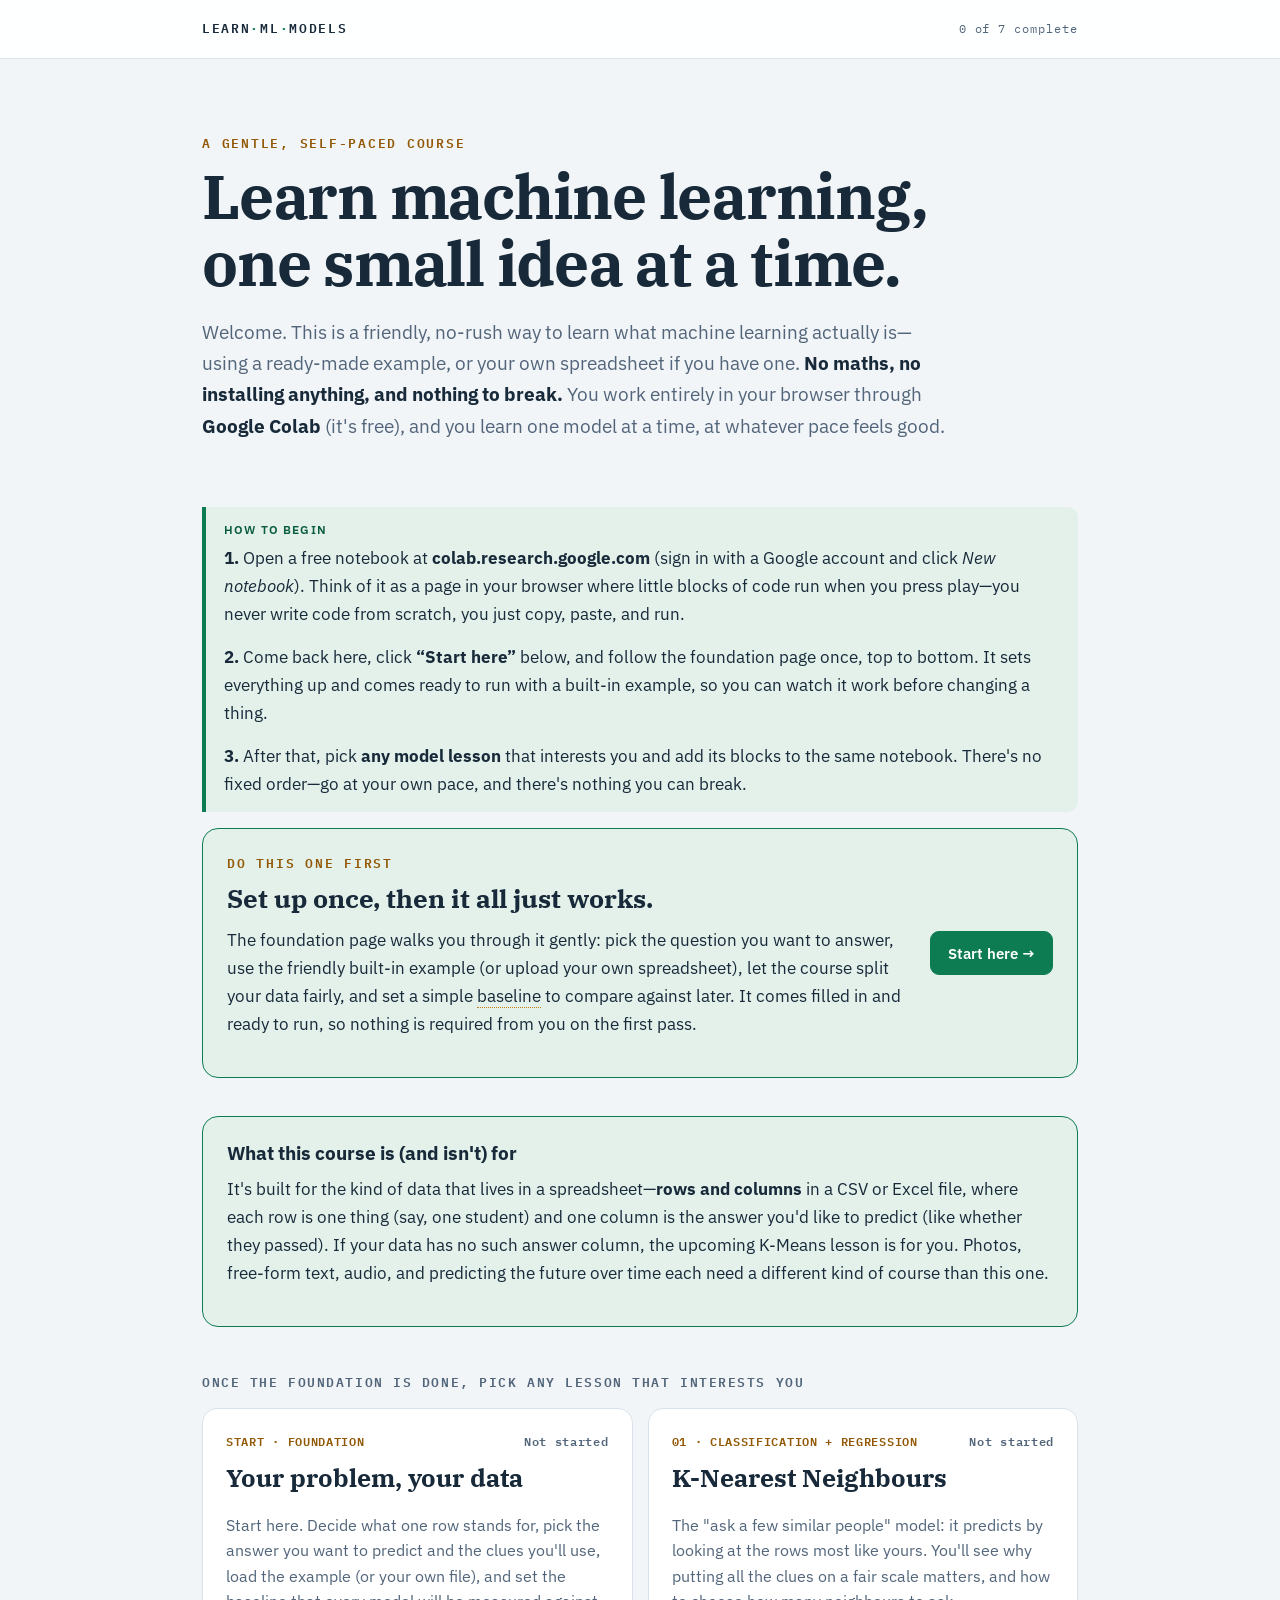
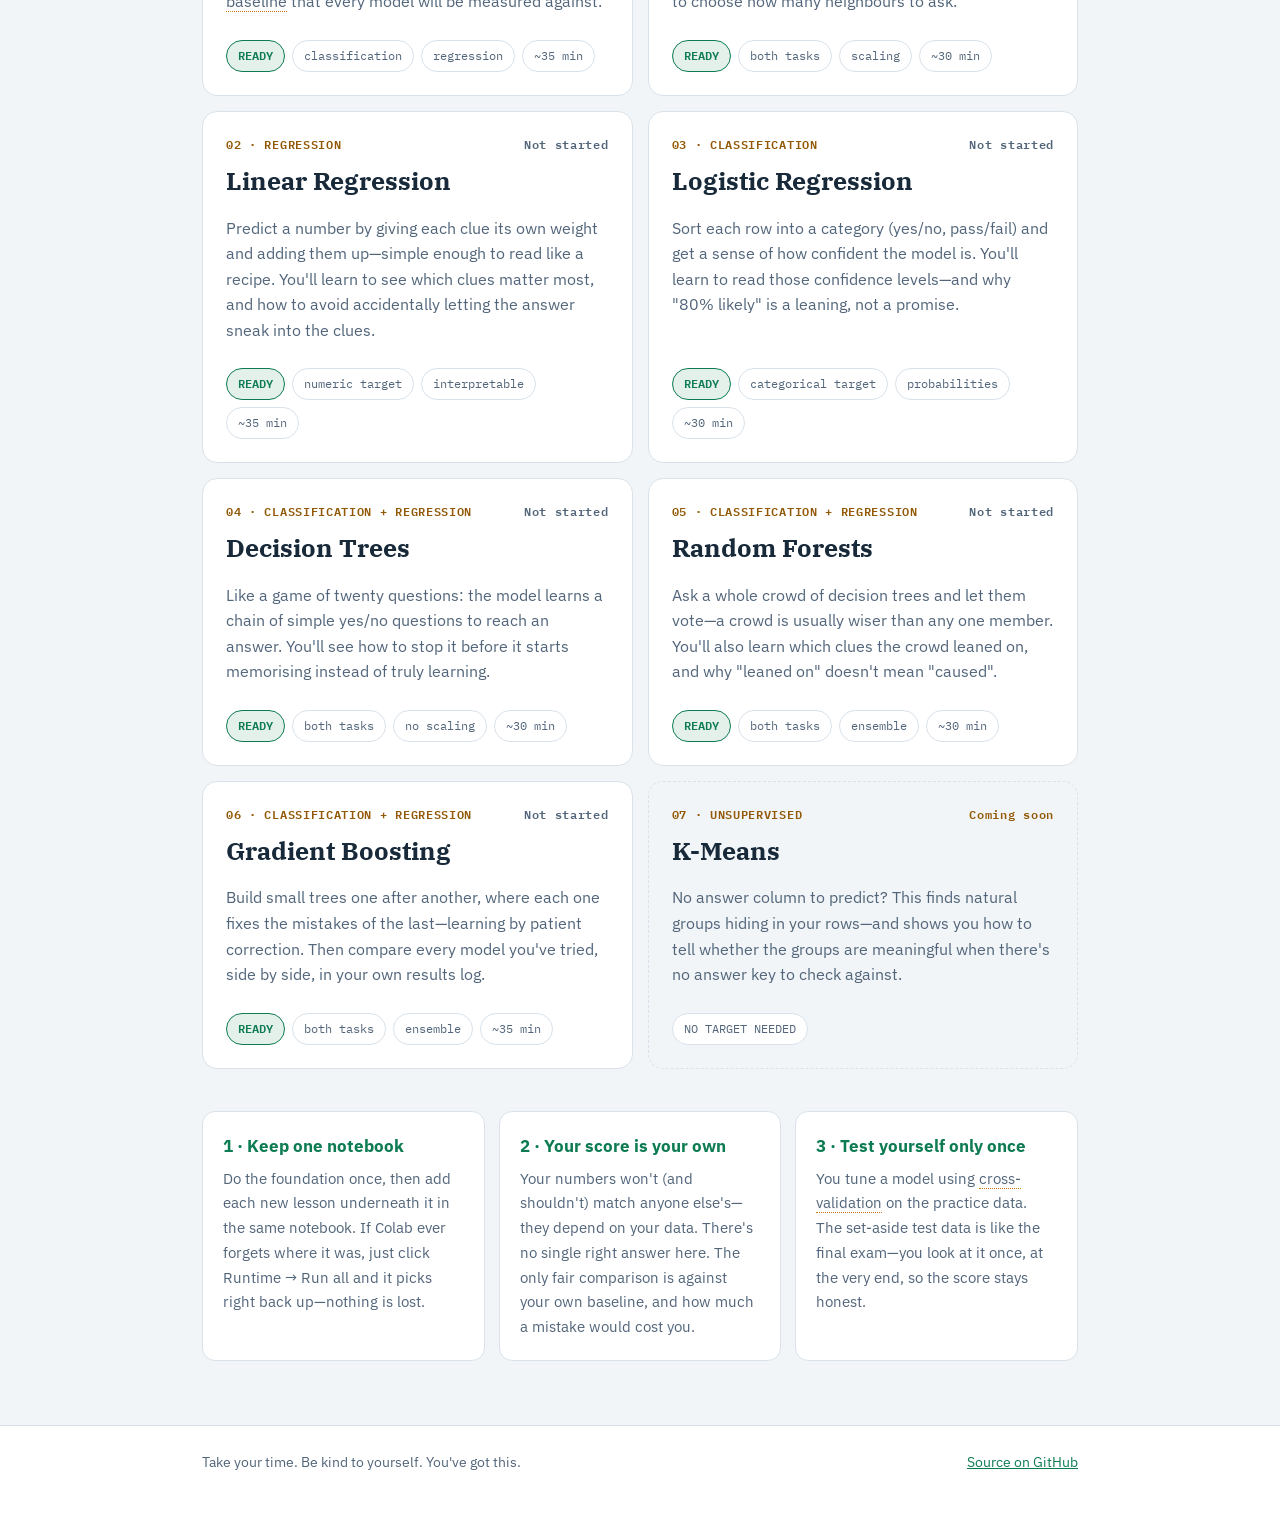
<file: index.html>
<!DOCTYPE html>
<html lang="en">
<head>
  <meta charset="utf-8">
  <meta name="viewport" content="width=device-width, initial-scale=1">
  <title>Learn ML Models · Bring Your Own Data</title>
  <meta name="description" content="A self-paced machine-learning course where you upload your own tabular dataset, define your own prediction problem, and learn one model at a time in Google Colab.">
  <link rel="preconnect" href="https://fonts.googleapis.com">
  <link rel="preconnect" href="https://fonts.gstatic.com" crossorigin>
  <link href="https://fonts.googleapis.com/css2?family=IBM+Plex+Mono:wght@400;500;600&amp;family=IBM+Plex+Sans:wght@400;500;600&amp;family=IBM+Plex+Serif:wght@500;600&amp;display=swap" rel="stylesheet">
  <link rel="stylesheet" href="assets/course.css">
</head>
<body>
  <nav class="topbar" aria-label="Course navigation">
    <div class="topbar-inner">
      <a class="wordmark" href="./">LEARN<span>·</span>ML<span>·</span>MODELS</a>
      <span class="lesson-tag" data-course-progress>0 of 7 complete</span>
    </div>
  </nav>

  <header class="hero hero-home wrap">
    <p class="eyebrow">A gentle, self-paced course</p>
    <h1>Learn machine learning,<br>one small idea at a time.</h1>
    <p class="lede">Welcome. This is a friendly, no-rush way to learn what machine learning actually is—using a ready-made example, or your own spreadsheet if you have one. <strong>No maths, no installing anything, and nothing to break.</strong> You work entirely in your browser through <strong>Google Colab</strong> (it's free), and you learn one model at a time, at whatever pace feels good.</p>
  </header>

  <main class="wrap">
    <div class="plain">
      <span>How to begin</span>
      <p><strong>1.</strong> Open a free notebook at <strong>colab.research.google.com</strong> (sign in with a Google account and click <em>New notebook</em>). Think of it as a page in your browser where little blocks of code run when you press play—you never write code from scratch, you just copy, paste, and run.</p>
      <p><strong>2.</strong> Come back here, click <strong>“Start here”</strong> below, and follow the foundation page once, top to bottom. It sets everything up and comes ready to run with a built-in example, so you can watch it work before changing a thing.</p>
      <p><strong>3.</strong> After that, pick <strong>any model lesson</strong> that interests you and add its blocks to the same notebook. There's no fixed order—go at your own pace, and there's nothing you can break.</p>
    </div>

    <section class="start-banner">
      <div>
        <p class="eyebrow">Do this one first</p>
        <h2>Set up once, then it all just works.</h2>
        <p>The foundation page walks you through it gently: pick the question you want to answer, use the friendly built-in example (or upload your own spreadsheet), let the course split your data fairly, and set a simple <em class="term" title="A first, no-effort guess that every real model has to beat—like always predicting the most common answer.">baseline</em> to compare against later. It comes filled in and ready to run, so nothing is required from you on the first pass.</p>
      </div>
      <a class="button" href="start/">Start here →</a>
    </section>

    <div class="scope-banner">
      <h3>What this course is (and isn't) for</h3>
      <p>It's built for the kind of data that lives in a spreadsheet—<strong>rows and columns</strong> in a CSV or Excel file, where each row is one thing (say, one student) and one column is the answer you'd like to predict (like whether they passed). If your data has no such answer column, the upcoming K-Means lesson is for you. Photos, free-form text, audio, and predicting the future over time each need a different kind of course than this one.</p>
    </div>

    <p class="section-label">Once the foundation is done, pick any lesson that interests you</p>
    <div class="path-grid">

    <a class="lesson-card" href="start/" data-lesson-card="start">
      <div class="card-topline">
        <span>START · FOUNDATION</span>
        <span class="progress-status" data-progress-for="start">Not started</span>
      </div>
      <h3>Your problem, your data</h3>
      <p>Start here. Decide what one row stands for, pick the answer you want to predict and the clues you'll use, load the example (or your own file), and set the <em class="term" title="A first, no-effort guess that every real model has to beat.">baseline</em> that every model will be measured against.</p>
      <div class="lesson-meta"><span class="tag live">READY</span><span class="tag">classification</span><span class="tag">regression</span><span class="tag">~35 min</span></div>
    </a>


    <a class="lesson-card" href="knn/" data-lesson-card="knn">
      <div class="card-topline">
        <span>01 · CLASSIFICATION + REGRESSION</span>
        <span class="progress-status" data-progress-for="knn">Not started</span>
      </div>
      <h3>K-Nearest Neighbours</h3>
      <p>The "ask a few similar people" model: it predicts by looking at the rows most like yours. You'll see why putting all the clues on a fair scale matters, and how to choose how many neighbours to ask.</p>
      <div class="lesson-meta"><span class="tag live">READY</span><span class="tag">both tasks</span><span class="tag">scaling</span><span class="tag">~30 min</span></div>
    </a>


    <a class="lesson-card" href="linear-regression/" data-lesson-card="linear-regression">
      <div class="card-topline">
        <span>02 · REGRESSION</span>
        <span class="progress-status" data-progress-for="linear-regression">Not started</span>
      </div>
      <h3>Linear Regression</h3>
      <p>Predict a number by giving each clue its own weight and adding them up—simple enough to read like a recipe. You'll learn to see which clues matter most, and how to avoid accidentally letting the answer sneak into the clues.</p>
      <div class="lesson-meta"><span class="tag live">READY</span><span class="tag">numeric target</span><span class="tag">interpretable</span><span class="tag">~35 min</span></div>
    </a>


    <a class="lesson-card" href="logistic-regression/" data-lesson-card="logistic-regression">
      <div class="card-topline">
        <span>03 · CLASSIFICATION</span>
        <span class="progress-status" data-progress-for="logistic-regression">Not started</span>
      </div>
      <h3>Logistic Regression</h3>
      <p>Sort each row into a category (yes/no, pass/fail) and get a sense of how confident the model is. You'll learn to read those confidence levels—and why "80% likely" is a leaning, not a promise.</p>
      <div class="lesson-meta"><span class="tag live">READY</span><span class="tag">categorical target</span><span class="tag">probabilities</span><span class="tag">~30 min</span></div>
    </a>


    <a class="lesson-card" href="decision-trees/" data-lesson-card="decision-trees">
      <div class="card-topline">
        <span>04 · CLASSIFICATION + REGRESSION</span>
        <span class="progress-status" data-progress-for="decision-trees">Not started</span>
      </div>
      <h3>Decision Trees</h3>
      <p>Like a game of twenty questions: the model learns a chain of simple yes/no questions to reach an answer. You'll see how to stop it before it starts memorising instead of truly learning.</p>
      <div class="lesson-meta"><span class="tag live">READY</span><span class="tag">both tasks</span><span class="tag">no scaling</span><span class="tag">~30 min</span></div>
    </a>


    <a class="lesson-card" href="random-forests/" data-lesson-card="random-forests">
      <div class="card-topline">
        <span>05 · CLASSIFICATION + REGRESSION</span>
        <span class="progress-status" data-progress-for="random-forests">Not started</span>
      </div>
      <h3>Random Forests</h3>
      <p>Ask a whole crowd of decision trees and let them vote—a crowd is usually wiser than any one member. You'll also learn which clues the crowd leaned on, and why "leaned on" doesn't mean "caused".</p>
      <div class="lesson-meta"><span class="tag live">READY</span><span class="tag">both tasks</span><span class="tag">ensemble</span><span class="tag">~30 min</span></div>
    </a>


    <a class="lesson-card" href="gradient-boosting/" data-lesson-card="gradient-boosting">
      <div class="card-topline">
        <span>06 · CLASSIFICATION + REGRESSION</span>
        <span class="progress-status" data-progress-for="gradient-boosting">Not started</span>
      </div>
      <h3>Gradient Boosting</h3>
      <p>Build small trees one after another, where each one fixes the mistakes of the last—learning by patient correction. Then compare every model you've tried, side by side, in your own results log.</p>
      <div class="lesson-meta"><span class="tag live">READY</span><span class="tag">both tasks</span><span class="tag">ensemble</span><span class="tag">~35 min</span></div>
    </a>

      <div class="lesson-card soon" aria-disabled="true">
        <div class="card-topline"><span>07 · UNSUPERVISED</span><span>Coming soon</span></div>
        <h3>K-Means</h3>
        <p>No answer column to predict? This finds natural groups hiding in your rows—and shows you how to tell whether the groups are meaningful when there's no answer key to check against.</p>
        <div class="lesson-meta"><span class="tag">NO TARGET NEEDED</span></div>
      </div>
    </div>

    <section class="course-rules" aria-label="How the course works">
      <div class="rule-card"><strong>1 · Keep one notebook</strong><p>Do the foundation once, then add each new lesson underneath it in the same notebook. If Colab ever forgets where it was, just click Runtime → Run all and it picks right back up—nothing is lost.</p></div>
      <div class="rule-card"><strong>2 · Your score is your own</strong><p>Your numbers won't (and shouldn't) match anyone else's—they depend on your data. There's no single right answer here. The only fair comparison is against your own baseline, and how much a mistake would cost you.</p></div>
      <div class="rule-card"><strong>3 · Test yourself only once</strong><p>You tune a model using <em class="term" title="A fair way to practise: the model tries itself on parts of the training data it hasn't seen, so you can compare choices honestly before the real test.">cross-validation</em> on the practice data. The set-aside test data is like the final exam—you look at it once, at the very end, so the score stays honest.</p></div>
    </section>
  </main>

  <footer>
    <div class="foot-inner">
      <span>Take your time. Be kind to yourself. You've got this.</span>
      <a href="https://github.com/Sreenivas-Sadhu-Prabhakara/learn-ml-models">Source on GitHub</a>
    </div>
  </footer>
  <script src="assets/course.js"></script>
</body>
</html>
</file>
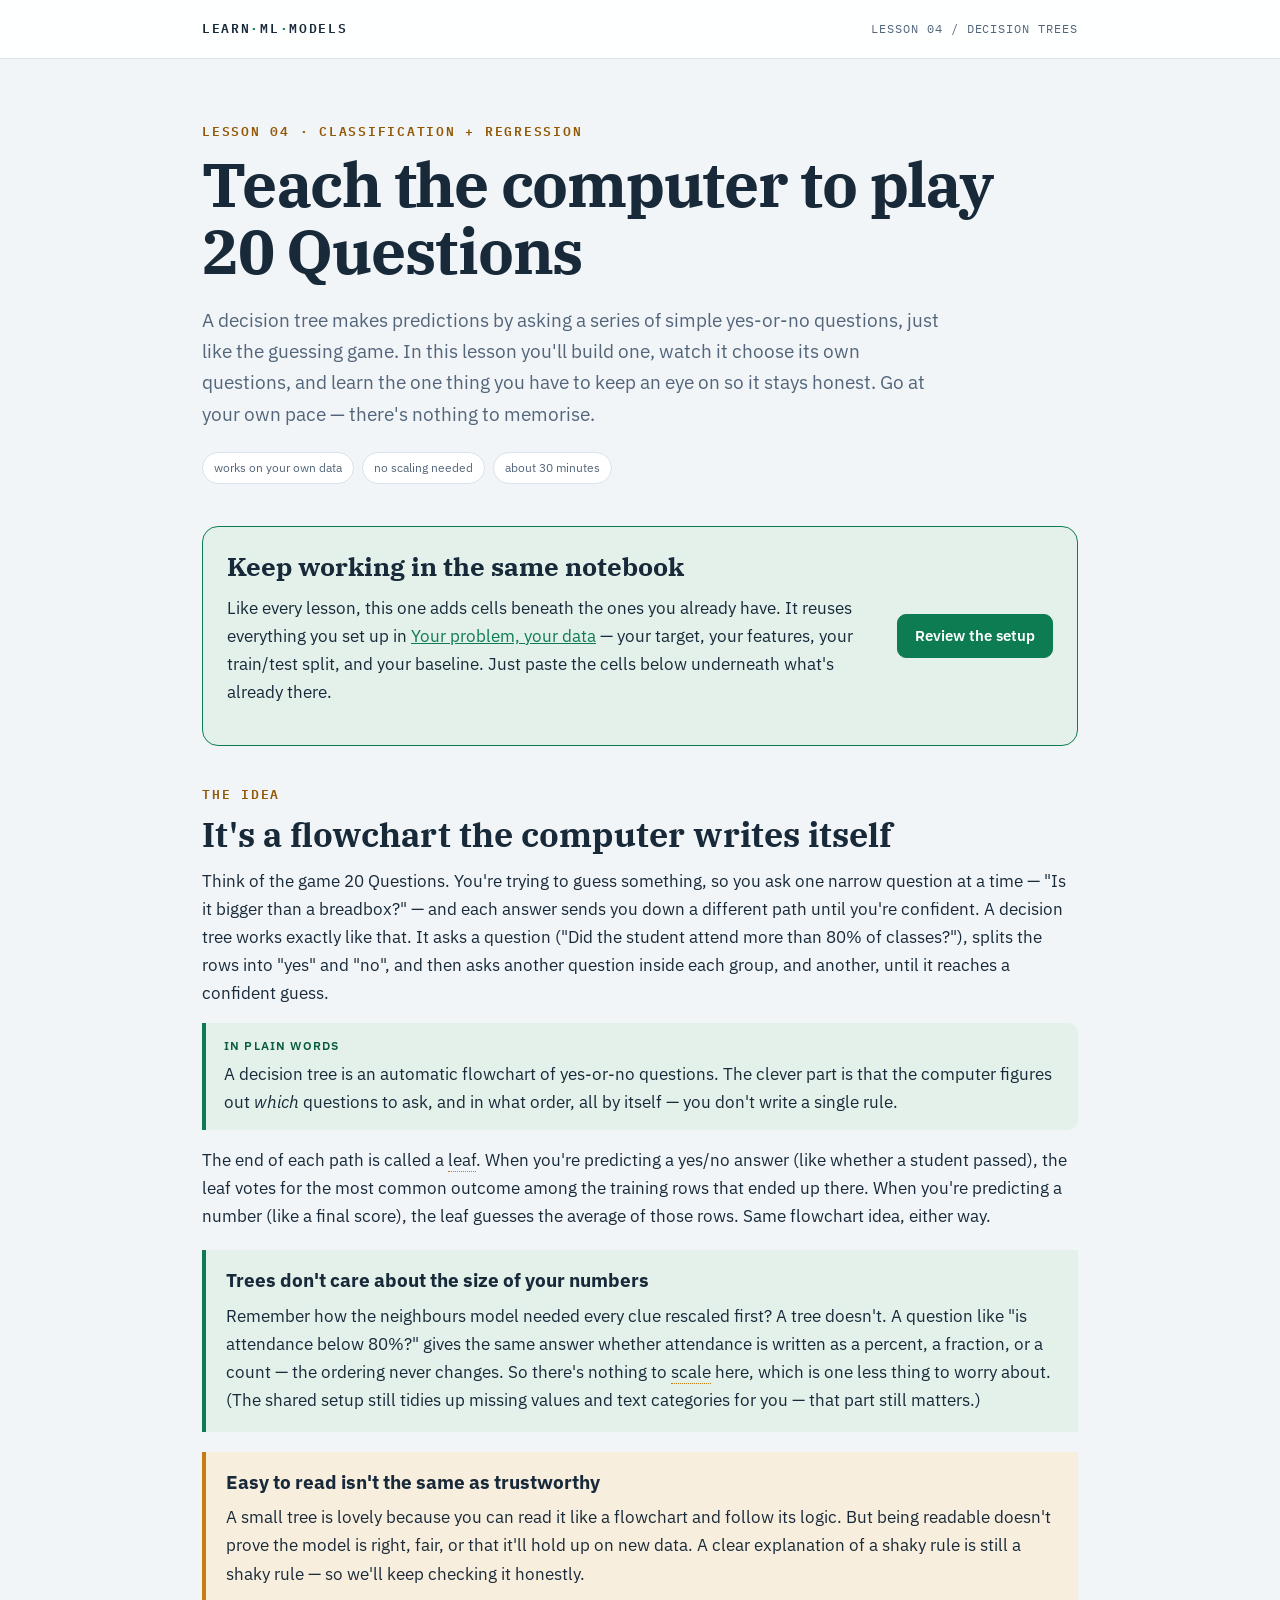
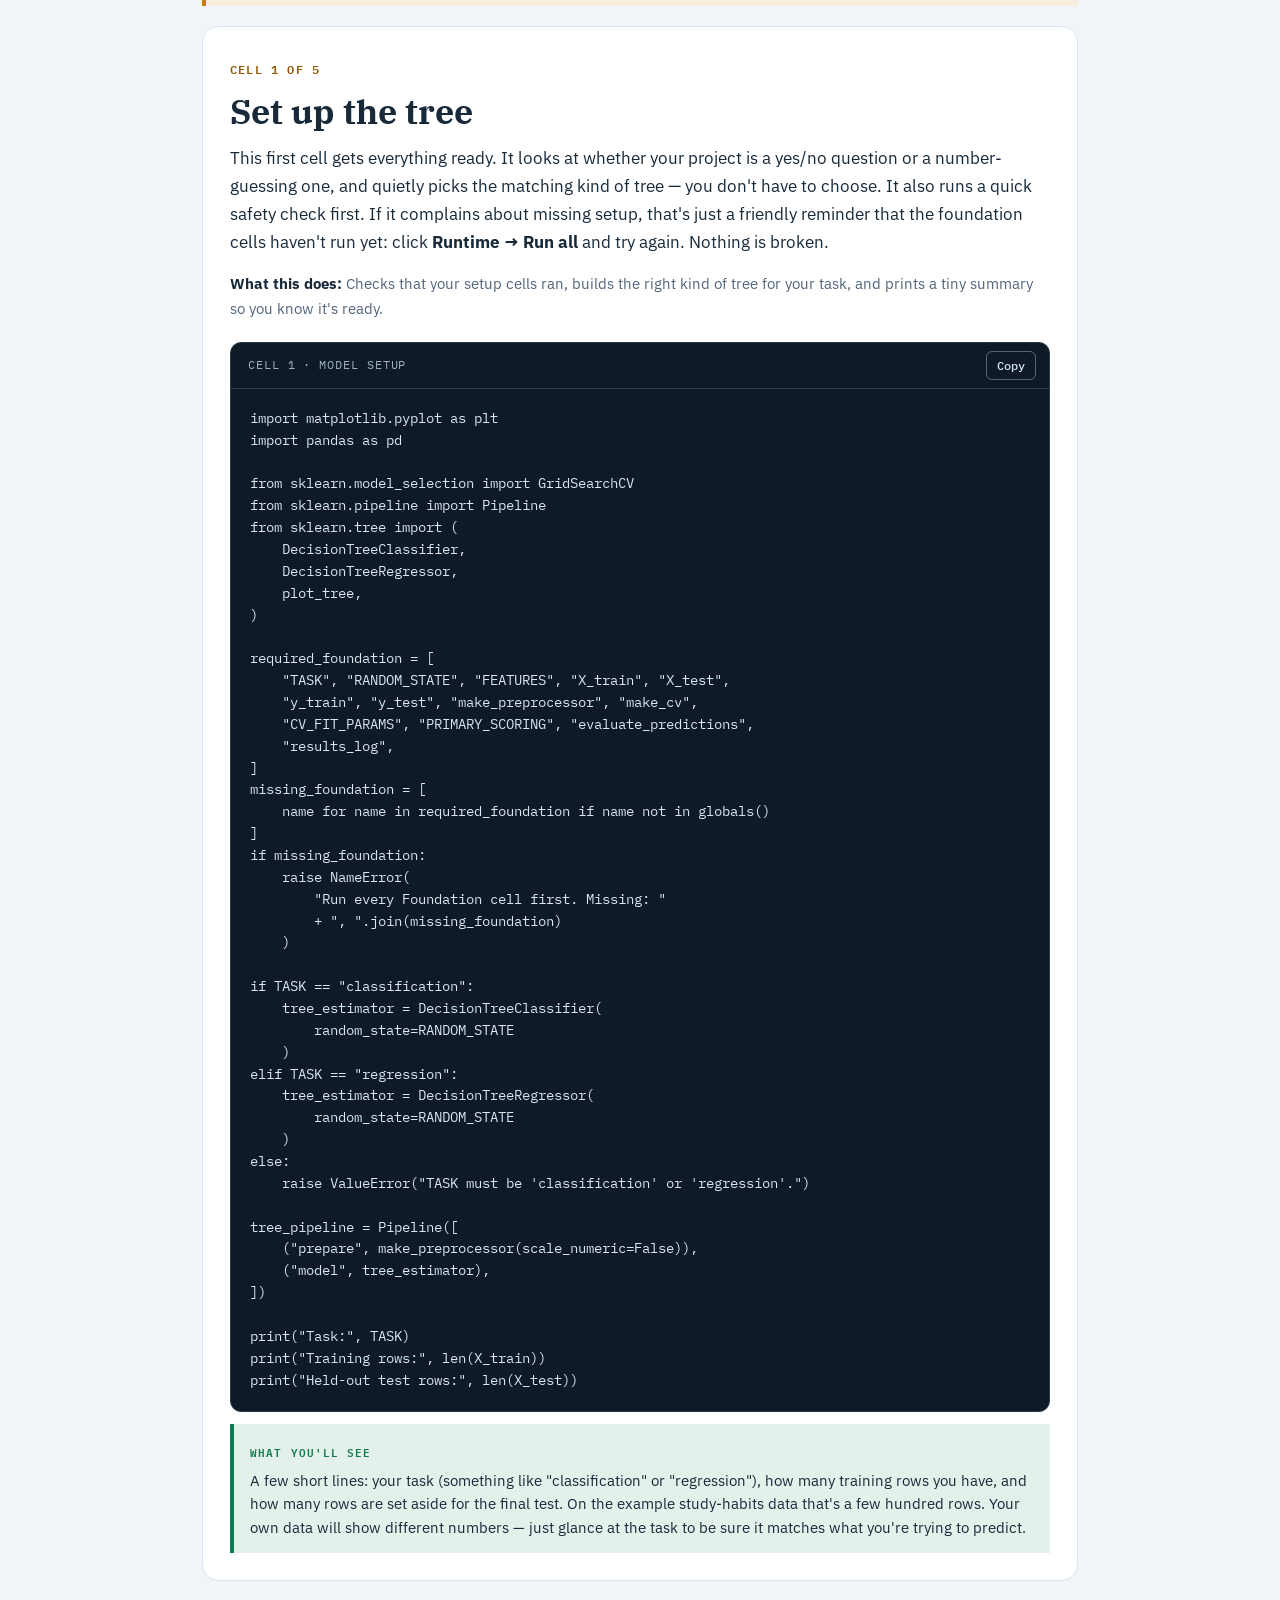
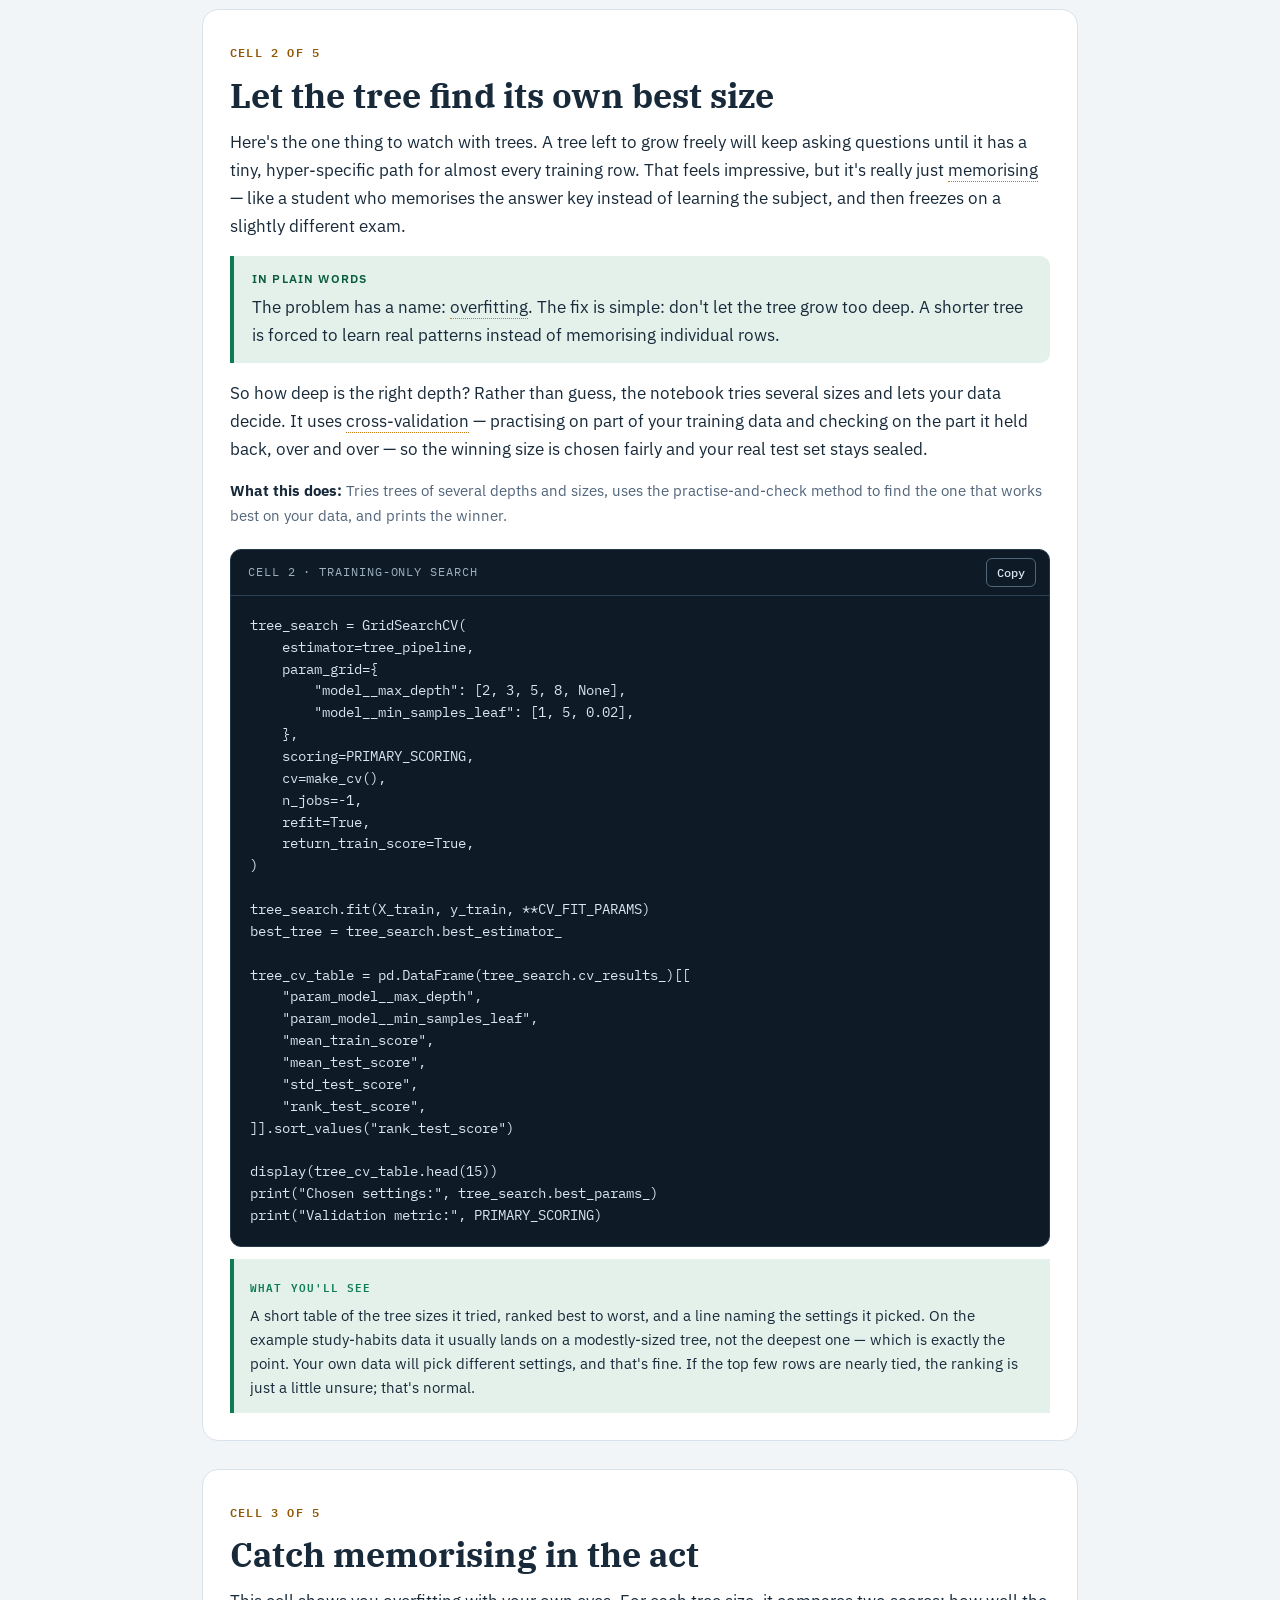
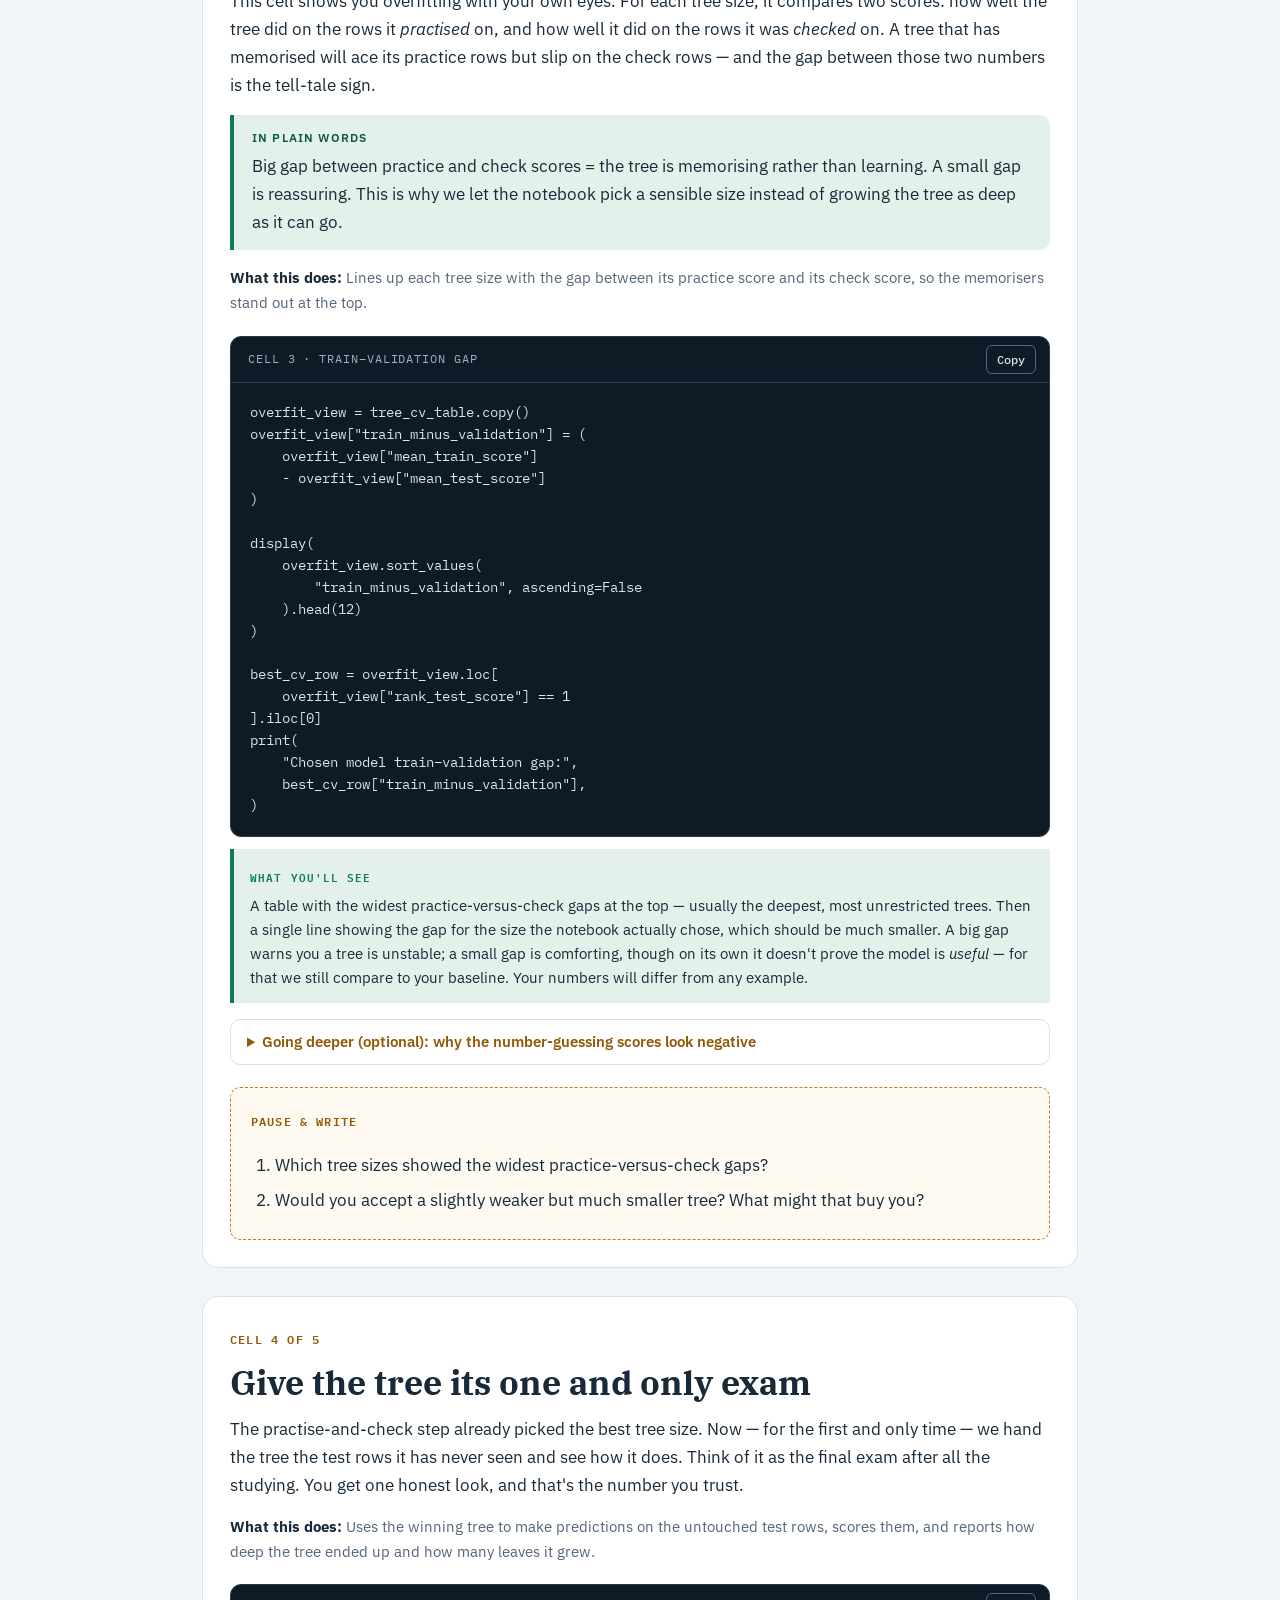
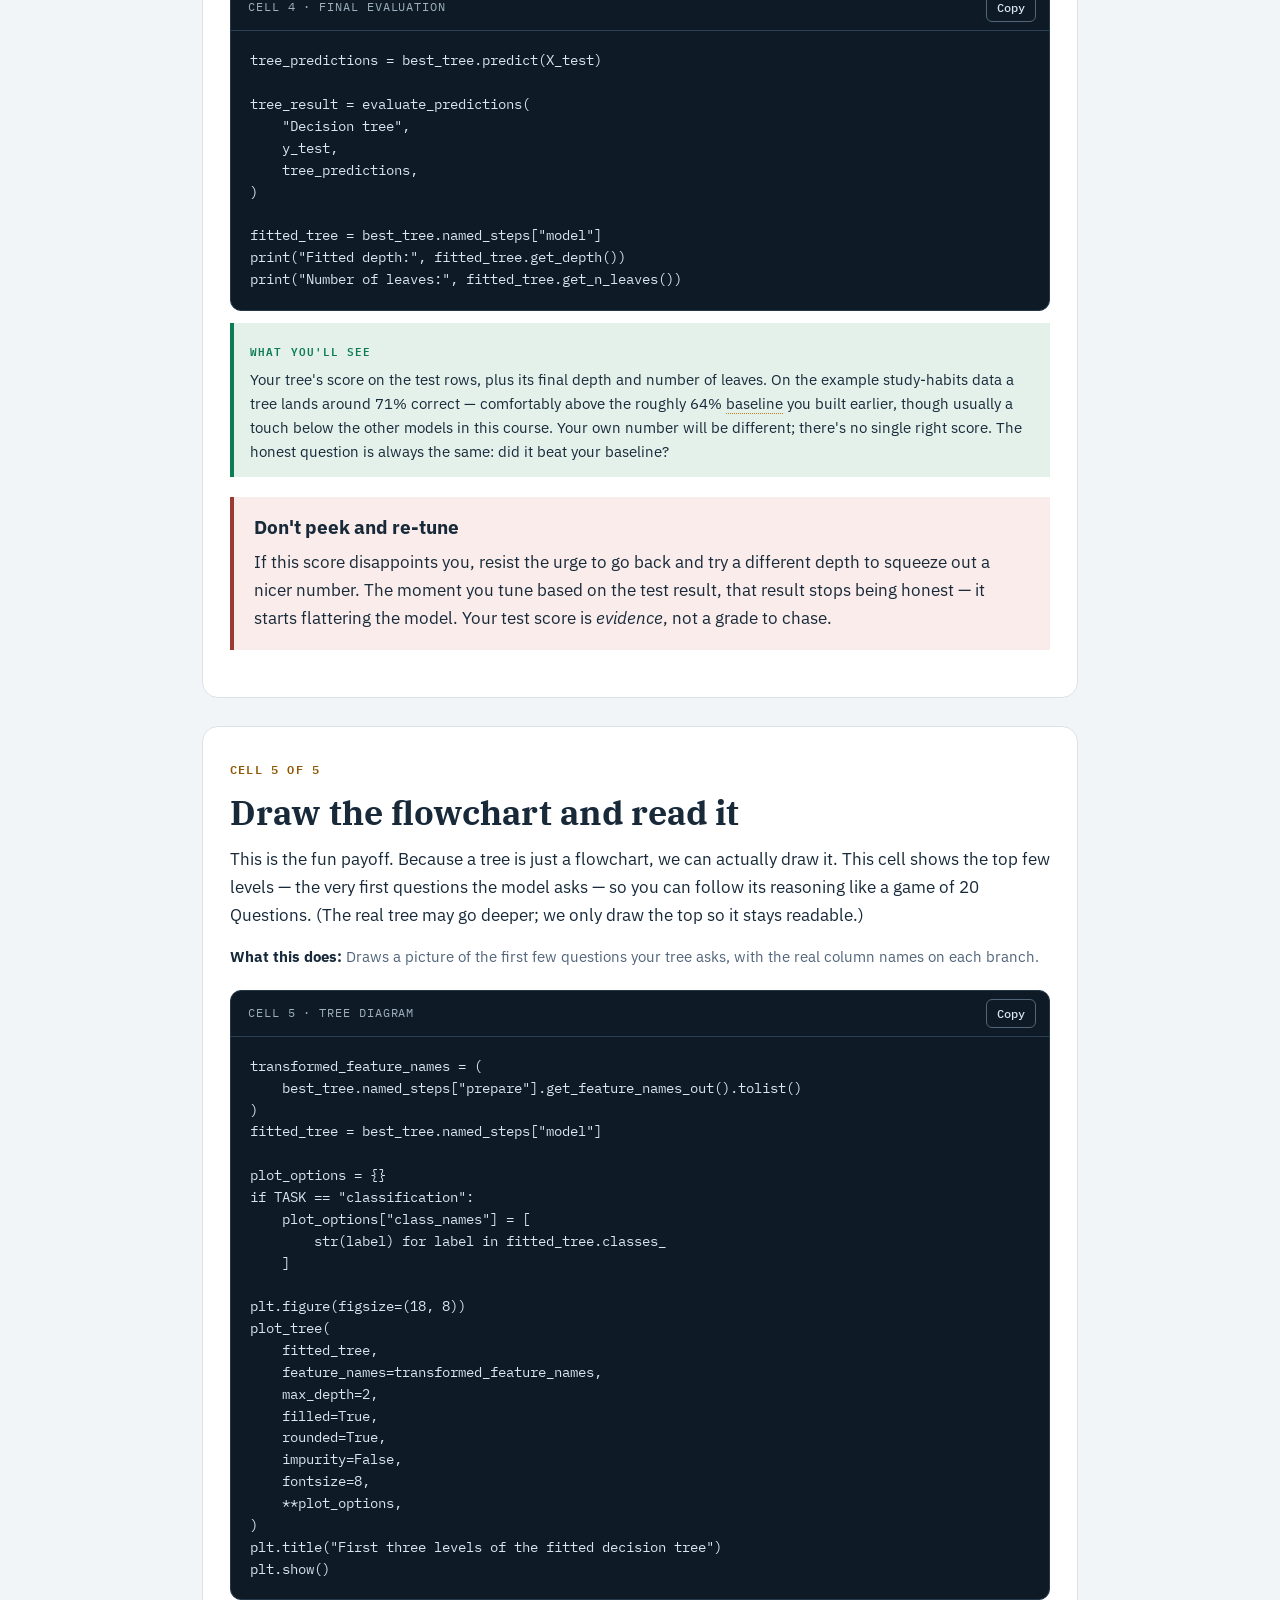
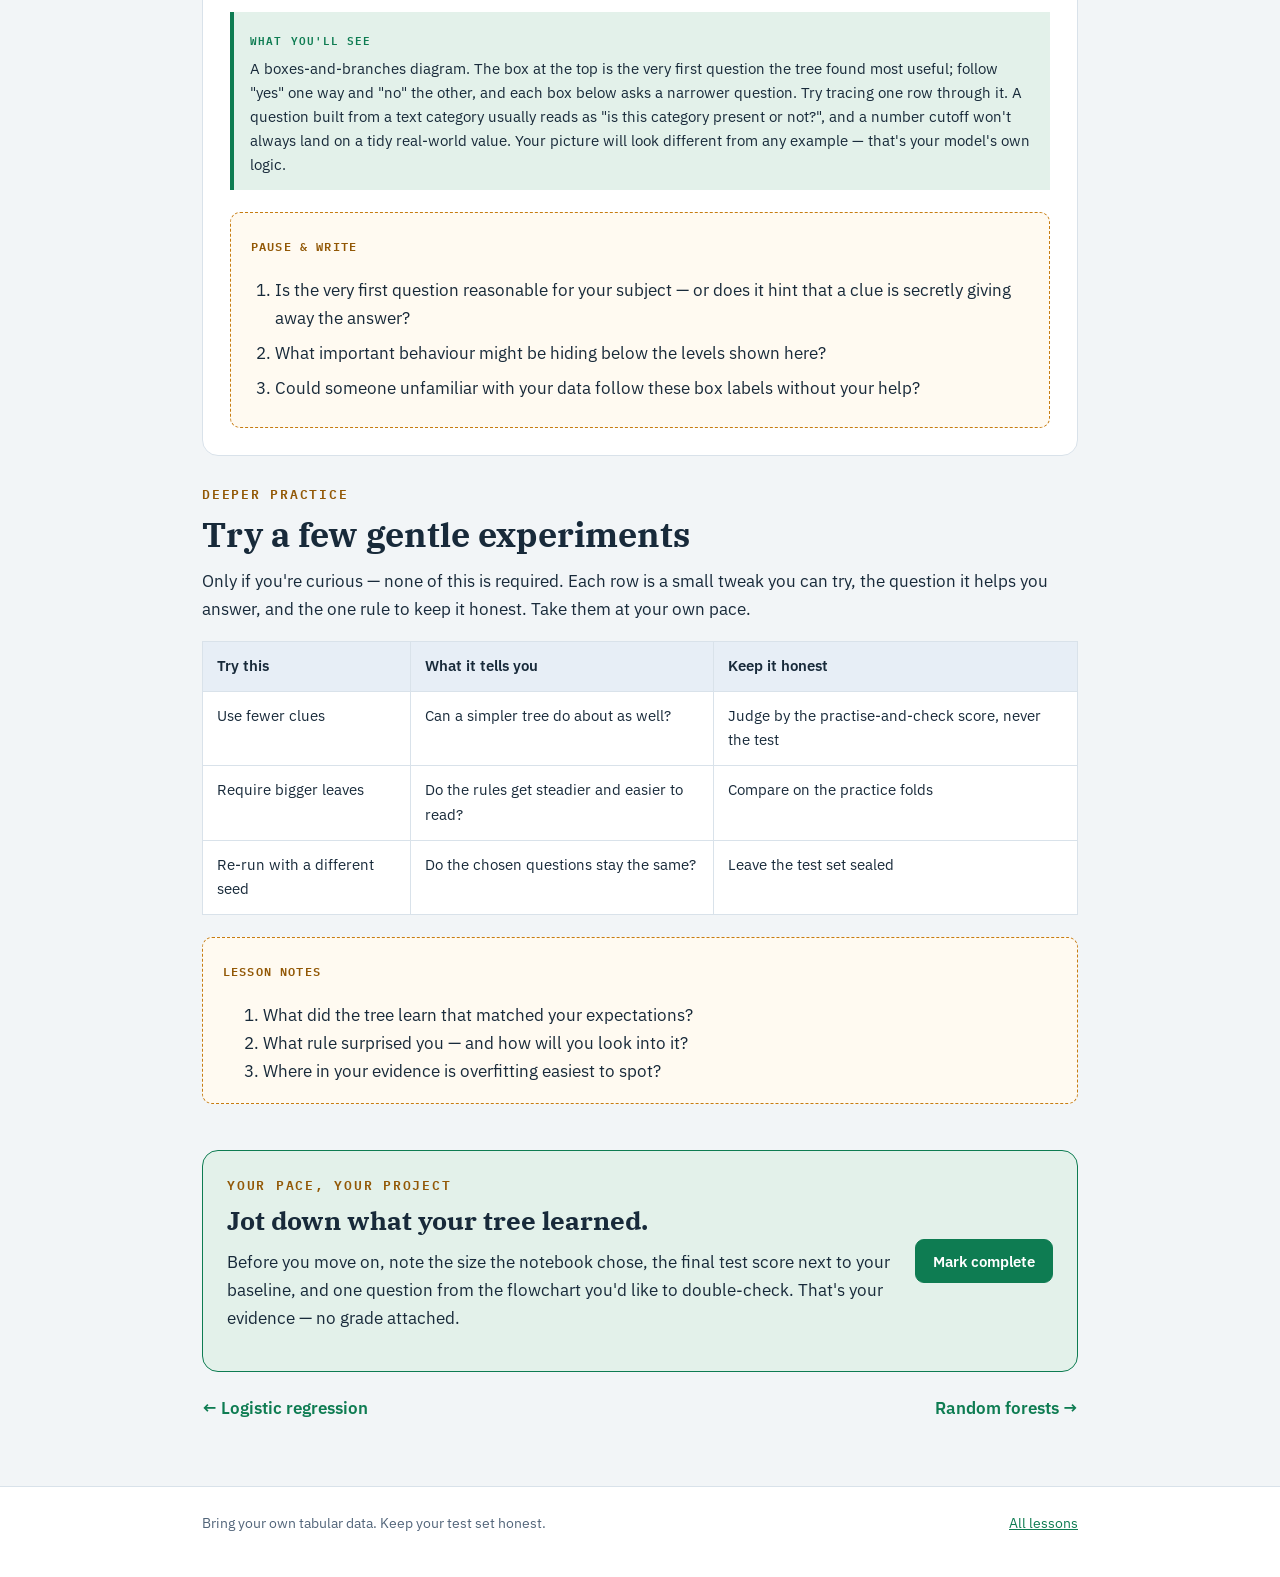
<file: decision-trees/index.html>
<!DOCTYPE html>
<html lang="en">
<head>
  <meta charset="utf-8">
  <meta name="viewport" content="width=device-width, initial-scale=1">
  <title>Decision trees with your data · Learn ML Models</title>
  <meta name="description" content="A self-paced, bring-your-own-data lesson on decision trees for classification and regression, cross-validation, visualisation, and overfitting.">
  <link rel="preconnect" href="https://fonts.googleapis.com">
  <link rel="preconnect" href="https://fonts.gstatic.com" crossorigin>
  <link href="https://fonts.googleapis.com/css2?family=IBM+Plex+Mono:wght@400;500;600&amp;family=IBM+Plex+Sans:wght@400;500;600&amp;family=IBM+Plex+Serif:wght@500;600&amp;display=swap" rel="stylesheet">
  <link rel="stylesheet" href="../assets/course.css">
</head>
<body>
  <nav class="topbar" aria-label="Course navigation">
    <div class="topbar-inner">
      <a class="wordmark" href="../">LEARN<span>·</span>ML<span>·</span>MODELS</a>
      <span class="lesson-tag">LESSON 04 / DECISION TREES</span>
    </div>
  </nav>

  <header class="hero wrap">
    <p class="eyebrow">Lesson 04 · Classification + Regression</p>
    <h1>Teach the computer to play 20 Questions</h1>
    <p class="lede">A decision tree makes predictions by asking a series of simple yes-or-no questions, just like the guessing game. In this lesson you'll build one, watch it choose its own questions, and learn the one thing you have to keep an eye on so it stays honest. Go at your own pace — there's nothing to memorise.</p>
    <div class="meta-chips">
      <span class="chip">works on your own data</span>
      <span class="chip">no scaling needed</span>
      <span class="chip">about 30 minutes</span>
    </div>
  </header>

  <main class="wrap">
    <section class="start-banner">
      <div>
        <h2>Keep working in the same notebook</h2>
        <p>Like every lesson, this one adds cells beneath the ones you already have. It reuses everything you set up in <a href="../start/">Your problem, your data</a> — your target, your features, your train/test split, and your baseline. Just paste the cells below underneath what's already there.</p>
      </div>
      <a class="button" href="../start/">Review the setup</a>
    </section>

    <section>
      <p class="eyebrow">THE IDEA</p>
      <h2>It's a flowchart the computer writes itself</h2>
      <p>Think of the game 20 Questions. You're trying to guess something, so you ask one narrow question at a time — "Is it bigger than a breadbox?" — and each answer sends you down a different path until you're confident. A decision tree works exactly like that. It asks a question ("Did the student attend more than 80% of classes?"), splits the rows into "yes" and "no", and then asks another question inside each group, and another, until it reaches a confident guess.</p>
      <div class="plain">
        <span>In plain words</span>
        <p>A decision tree is an automatic flowchart of yes-or-no questions. The clever part is that the computer figures out <em>which</em> questions to ask, and in what order, all by itself — you don't write a single rule.</p>
      </div>
      <p>The end of each path is called a <em class="term" title="The end point of a path through the tree, where it stops asking questions and makes its guess.">leaf</em>. When you're predicting a yes/no answer (like whether a student passed), the leaf votes for the most common outcome among the training rows that ended up there. When you're predicting a number (like a final score), the leaf guesses the average of those rows. Same flowchart idea, either way.</p>
      <div class="callout green">
        <h3>Trees don't care about the size of your numbers</h3>
        <p>Remember how the neighbours model needed every clue rescaled first? A tree doesn't. A question like "is attendance below 80%?" gives the same answer whether attendance is written as a percent, a fraction, or a count — the ordering never changes. So there's nothing to <em class="term" title="Rescaling clues so they're on a comparable footing. Trees skip this because a yes/no question means the same thing in any units.">scale</em> here, which is one less thing to worry about. (The shared setup still tidies up missing values and text categories for you — that part still matters.)</p>
      </div>
      <div class="callout">
        <h3>Easy to read isn't the same as trustworthy</h3>
        <p>A small tree is lovely because you can read it like a flowchart and follow its logic. But being readable doesn't prove the model is right, fair, or that it'll hold up on new data. A clear explanation of a shaky rule is still a shaky rule — so we'll keep checking it honestly.</p>
      </div>
    </section>

    <section class="step">
      <span class="step-chip">CELL 1 OF 5</span>
      <h2>Set up the tree</h2>
      <p>This first cell gets everything ready. It looks at whether your project is a yes/no question or a number-guessing one, and quietly picks the matching kind of tree — you don't have to choose. It also runs a quick safety check first. If it complains about missing setup, that's just a friendly reminder that the foundation cells haven't run yet: click <strong>Runtime → Run all</strong> and try again. Nothing is broken.</p>
      <p class="does"><strong>What this does:</strong> Checks that your setup cells ran, builds the right kind of tree for your task, and prints a tiny summary so you know it's ready.</p>
      <div class="codecard">
        <div class="codecard-head">
          <span>CELL 1 · MODEL SETUP</span>
          <button class="copy" type="button" aria-label="Copy decision tree setup code">Copy</button>
        </div>
        <pre><code>import matplotlib.pyplot as plt
import pandas as pd

from sklearn.model_selection import GridSearchCV
from sklearn.pipeline import Pipeline
from sklearn.tree import (
    DecisionTreeClassifier,
    DecisionTreeRegressor,
    plot_tree,
)

required_foundation = [
    "TASK", "RANDOM_STATE", "FEATURES", "X_train", "X_test",
    "y_train", "y_test", "make_preprocessor", "make_cv",
    "CV_FIT_PARAMS", "PRIMARY_SCORING", "evaluate_predictions",
    "results_log",
]
missing_foundation = [
    name for name in required_foundation if name not in globals()
]
if missing_foundation:
    raise NameError(
        "Run every Foundation cell first. Missing: "
        + ", ".join(missing_foundation)
    )

if TASK == "classification":
    tree_estimator = DecisionTreeClassifier(
        random_state=RANDOM_STATE
    )
elif TASK == "regression":
    tree_estimator = DecisionTreeRegressor(
        random_state=RANDOM_STATE
    )
else:
    raise ValueError("TASK must be 'classification' or 'regression'.")

tree_pipeline = Pipeline([
    ("prepare", make_preprocessor(scale_numeric=False)),
    ("model", tree_estimator),
])

print("Task:", TASK)
print("Training rows:", len(X_train))
print("Held-out test rows:", len(X_test))</code></pre>
      </div>
      <div class="checkpoint">
        <span>WHAT YOU'LL SEE</span>
        <p>A few short lines: your task (something like "classification" or "regression"), how many training rows you have, and how many rows are set aside for the final test. On the example study-habits data that's a few hundred rows. Your own data will show different numbers — just glance at the task to be sure it matches what you're trying to predict.</p>
      </div>
    </section>

    <section class="step">
      <span class="step-chip">CELL 2 OF 5</span>
      <h2>Let the tree find its own best size</h2>
      <p>Here's the one thing to watch with trees. A tree left to grow freely will keep asking questions until it has a tiny, hyper-specific path for almost every training row. That feels impressive, but it's really just <em class="term" title="Memorising the training rows like flashcards instead of learning the general pattern — so it stumbles on new data.">memorising</em> — like a student who memorises the answer key instead of learning the subject, and then freezes on a slightly different exam.</p>
      <div class="plain">
        <span>In plain words</span>
        <p>The problem has a name: <em class="term" title="When a model learns the training rows too closely — including their quirks and noise — and then does worse on data it hasn't seen.">overfitting</em>. The fix is simple: don't let the tree grow too deep. A shorter tree is forced to learn real patterns instead of memorising individual rows.</p>
      </div>
      <p>So how deep is the right depth? Rather than guess, the notebook tries several sizes and lets your data decide. It uses <em class="term" title="Practising on most of the training data and checking on the rest, several times over, so the choice is fair — the real test set is never touched.">cross-validation</em> — practising on part of your training data and checking on the part it held back, over and over — so the winning size is chosen fairly and your real test set stays sealed.</p>
      <p class="does"><strong>What this does:</strong> Tries trees of several depths and sizes, uses the practise-and-check method to find the one that works best on your data, and prints the winner.</p>
      <div class="codecard">
        <div class="codecard-head">
          <span>CELL 2 · TRAINING-ONLY SEARCH</span>
          <button class="copy" type="button" aria-label="Copy decision tree search code">Copy</button>
        </div>
        <pre><code>tree_search = GridSearchCV(
    estimator=tree_pipeline,
    param_grid={
        "model__max_depth": [2, 3, 5, 8, None],
        "model__min_samples_leaf": [1, 5, 0.02],
    },
    scoring=PRIMARY_SCORING,
    cv=make_cv(),
    n_jobs=-1,
    refit=True,
    return_train_score=True,
)

tree_search.fit(X_train, y_train, **CV_FIT_PARAMS)
best_tree = tree_search.best_estimator_

tree_cv_table = pd.DataFrame(tree_search.cv_results_)[[
    "param_model__max_depth",
    "param_model__min_samples_leaf",
    "mean_train_score",
    "mean_test_score",
    "std_test_score",
    "rank_test_score",
]].sort_values("rank_test_score")

display(tree_cv_table.head(15))
print("Chosen settings:", tree_search.best_params_)
print("Validation metric:", PRIMARY_SCORING)</code></pre>
      </div>
      <div class="checkpoint">
        <span>WHAT YOU'LL SEE</span>
        <p>A short table of the tree sizes it tried, ranked best to worst, and a line naming the settings it picked. On the example study-habits data it usually lands on a modestly-sized tree, not the deepest one — which is exactly the point. Your own data will pick different settings, and that's fine. If the top few rows are nearly tied, the ranking is just a little unsure; that's normal.</p>
      </div>
    </section>

    <section class="step">
      <span class="step-chip">CELL 3 OF 5</span>
      <h2>Catch memorising in the act</h2>
      <p>This cell shows you overfitting with your own eyes. For each tree size, it compares two scores: how well the tree did on the rows it <em>practised</em> on, and how well it did on the rows it was <em>checked</em> on. A tree that has memorised will ace its practice rows but slip on the check rows — and the gap between those two numbers is the tell-tale sign.</p>
      <div class="plain">
        <span>In plain words</span>
        <p>Big gap between practice and check scores = the tree is memorising rather than learning. A small gap is reassuring. This is why we let the notebook pick a sensible size instead of growing the tree as deep as it can go.</p>
      </div>
      <p class="does"><strong>What this does:</strong> Lines up each tree size with the gap between its practice score and its check score, so the memorisers stand out at the top.</p>
      <div class="codecard">
        <div class="codecard-head">
          <span>CELL 3 · TRAIN–VALIDATION GAP</span>
          <button class="copy" type="button" aria-label="Copy overfitting analysis code">Copy</button>
        </div>
        <pre><code>overfit_view = tree_cv_table.copy()
overfit_view["train_minus_validation"] = (
    overfit_view["mean_train_score"]
    - overfit_view["mean_test_score"]
)

display(
    overfit_view.sort_values(
        "train_minus_validation", ascending=False
    ).head(12)
)

best_cv_row = overfit_view.loc[
    overfit_view["rank_test_score"] == 1
].iloc[0]
print(
    "Chosen model train–validation gap:",
    best_cv_row["train_minus_validation"],
)</code></pre>
      </div>
      <div class="checkpoint">
        <span>WHAT YOU'LL SEE</span>
        <p>A table with the widest practice-versus-check gaps at the top — usually the deepest, most unrestricted trees. Then a single line showing the gap for the size the notebook actually chose, which should be much smaller. A big gap warns you a tree is unstable; a small gap is comforting, though on its own it doesn't prove the model is <em>useful</em> — for that we still compare to your baseline. Your numbers will differ from any example.</p>
      </div>
      <details class="deep">
        <summary>Going deeper (optional): why the number-guessing scores look negative</summary>
        <p>If your project predicts a number, the score in these tables is written as a negative value (it's the average miss, flipped to a minus). Don't let that throw you — the rule is still "bigger is better", so a score closer to zero is a smaller miss. The practice-minus-check gap reads exactly the same way: a wide gap still means memorising.</p>
      </details>
      <div class="reflection">
        <span>PAUSE &amp; WRITE</span>
        <ol>
          <li>Which tree sizes showed the widest practice-versus-check gaps?</li>
          <li>Would you accept a slightly weaker but much smaller tree? What might that buy you?</li>
        </ol>
      </div>
    </section>

    <section class="step">
      <span class="step-chip">CELL 4 OF 5</span>
      <h2>Give the tree its one and only exam</h2>
      <p>The practise-and-check step already picked the best tree size. Now — for the first and only time — we hand the tree the test rows it has never seen and see how it does. Think of it as the final exam after all the studying. You get one honest look, and that's the number you trust.</p>
      <p class="does"><strong>What this does:</strong> Uses the winning tree to make predictions on the untouched test rows, scores them, and reports how deep the tree ended up and how many leaves it grew.</p>
      <div class="codecard">
        <div class="codecard-head">
          <span>CELL 4 · FINAL EVALUATION</span>
          <button class="copy" type="button" aria-label="Copy final evaluation code">Copy</button>
        </div>
        <pre><code>tree_predictions = best_tree.predict(X_test)

tree_result = evaluate_predictions(
    "Decision tree",
    y_test,
    tree_predictions,
)

fitted_tree = best_tree.named_steps["model"]
print("Fitted depth:", fitted_tree.get_depth())
print("Number of leaves:", fitted_tree.get_n_leaves())</code></pre>
      </div>
      <div class="checkpoint">
        <span>WHAT YOU'LL SEE</span>
        <p>Your tree's score on the test rows, plus its final depth and number of leaves. On the example study-habits data a tree lands around 71% correct — comfortably above the roughly 64% <em class="term" title="The simple always-guess-the-common-answer score from your setup. It's the bar every real model should clear.">baseline</em> you built earlier, though usually a touch below the other models in this course. Your own number will be different; there's no single right score. The honest question is always the same: did it beat your baseline?</p>
      </div>
      <div class="callout danger">
        <h3>Don't peek and re-tune</h3>
        <p>If this score disappoints you, resist the urge to go back and try a different depth to squeeze out a nicer number. The moment you tune based on the test result, that result stops being honest — it starts flattering the model. Your test score is <em>evidence</em>, not a grade to chase.</p>
      </div>
    </section>

    <section class="step">
      <span class="step-chip">CELL 5 OF 5</span>
      <h2>Draw the flowchart and read it</h2>
      <p>This is the fun payoff. Because a tree is just a flowchart, we can actually draw it. This cell shows the top few levels — the very first questions the model asks — so you can follow its reasoning like a game of 20 Questions. (The real tree may go deeper; we only draw the top so it stays readable.)</p>
      <p class="does"><strong>What this does:</strong> Draws a picture of the first few questions your tree asks, with the real column names on each branch.</p>
      <div class="codecard">
        <div class="codecard-head">
          <span>CELL 5 · TREE DIAGRAM</span>
          <button class="copy" type="button" aria-label="Copy decision tree plot code">Copy</button>
        </div>
        <pre><code>transformed_feature_names = (
    best_tree.named_steps["prepare"].get_feature_names_out().tolist()
)
fitted_tree = best_tree.named_steps["model"]

plot_options = {}
if TASK == "classification":
    plot_options["class_names"] = [
        str(label) for label in fitted_tree.classes_
    ]

plt.figure(figsize=(18, 8))
plot_tree(
    fitted_tree,
    feature_names=transformed_feature_names,
    max_depth=2,
    filled=True,
    rounded=True,
    impurity=False,
    fontsize=8,
    **plot_options,
)
plt.title("First three levels of the fitted decision tree")
plt.show()</code></pre>
      </div>
      <div class="checkpoint">
        <span>WHAT YOU'LL SEE</span>
        <p>A boxes-and-branches diagram. The box at the top is the very first question the tree found most useful; follow "yes" one way and "no" the other, and each box below asks a narrower question. Try tracing one row through it. A question built from a text category usually reads as "is this category present or not?", and a number cutoff won't always land on a tidy real-world value. Your picture will look different from any example — that's your model's own logic.</p>
      </div>
      <div class="reflection">
        <span>PAUSE &amp; WRITE</span>
        <ol>
          <li>Is the very first question reasonable for your subject — or does it hint that a clue is secretly giving away the answer?</li>
          <li>What important behaviour might be hiding below the levels shown here?</li>
          <li>Could someone unfamiliar with your data follow these box labels without your help?</li>
        </ol>
      </div>
    </section>

    <section>
      <p class="eyebrow">DEEPER PRACTICE</p>
      <h2>Try a few gentle experiments</h2>
      <p>Only if you're curious — none of this is required. Each row is a small tweak you can try, the question it helps you answer, and the one rule to keep it honest. Take them at your own pace.</p>
      <div class="tablewrap">
        <table>
          <thead><tr><th>Try this</th><th>What it tells you</th><th>Keep it honest</th></tr></thead>
          <tbody>
            <tr><td>Use fewer clues</td><td>Can a simpler tree do about as well?</td><td>Judge by the practise-and-check score, never the test</td></tr>
            <tr><td>Require bigger leaves</td><td>Do the rules get steadier and easier to read?</td><td>Compare on the practice folds</td></tr>
            <tr><td>Re-run with a different seed</td><td>Do the chosen questions stay the same?</td><td>Leave the test set sealed</td></tr>
          </tbody>
        </table>
      </div>
      <div class="reflection">
        <span>LESSON NOTES</span>
        <ol>
          <li>What did the tree learn that matched your expectations?</li>
          <li>What rule surprised you — and how will you look into it?</li>
          <li>Where in your evidence is overfitting easiest to spot?</li>
        </ol>
      </div>
    </section>

    <section class="completion-card">
      <div>
        <p class="eyebrow">YOUR PACE, YOUR PROJECT</p>
        <h2>Jot down what your tree learned.</h2>
        <p>Before you move on, note the size the notebook chose, the final test score next to your baseline, and one question from the flowchart you'd like to double-check. That's your evidence — no grade attached.</p>
      </div>
      <button class="complete-button" type="button" data-complete="decision-trees">Mark complete</button>
    </section>

    <nav class="lesson-nav" aria-label="Previous and next lessons">
      <a href="../logistic-regression/">← Logistic regression</a>
      <a href="../random-forests/">Random forests →</a>
    </nav>
  </main>

  <footer>
    <div class="foot-inner">
      <span>Bring your own tabular data. Keep your test set honest.</span>
      <a href="../">All lessons</a>
    </div>
  </footer>
  <script src="../assets/course.js"></script>
</body>
</html>
</file>
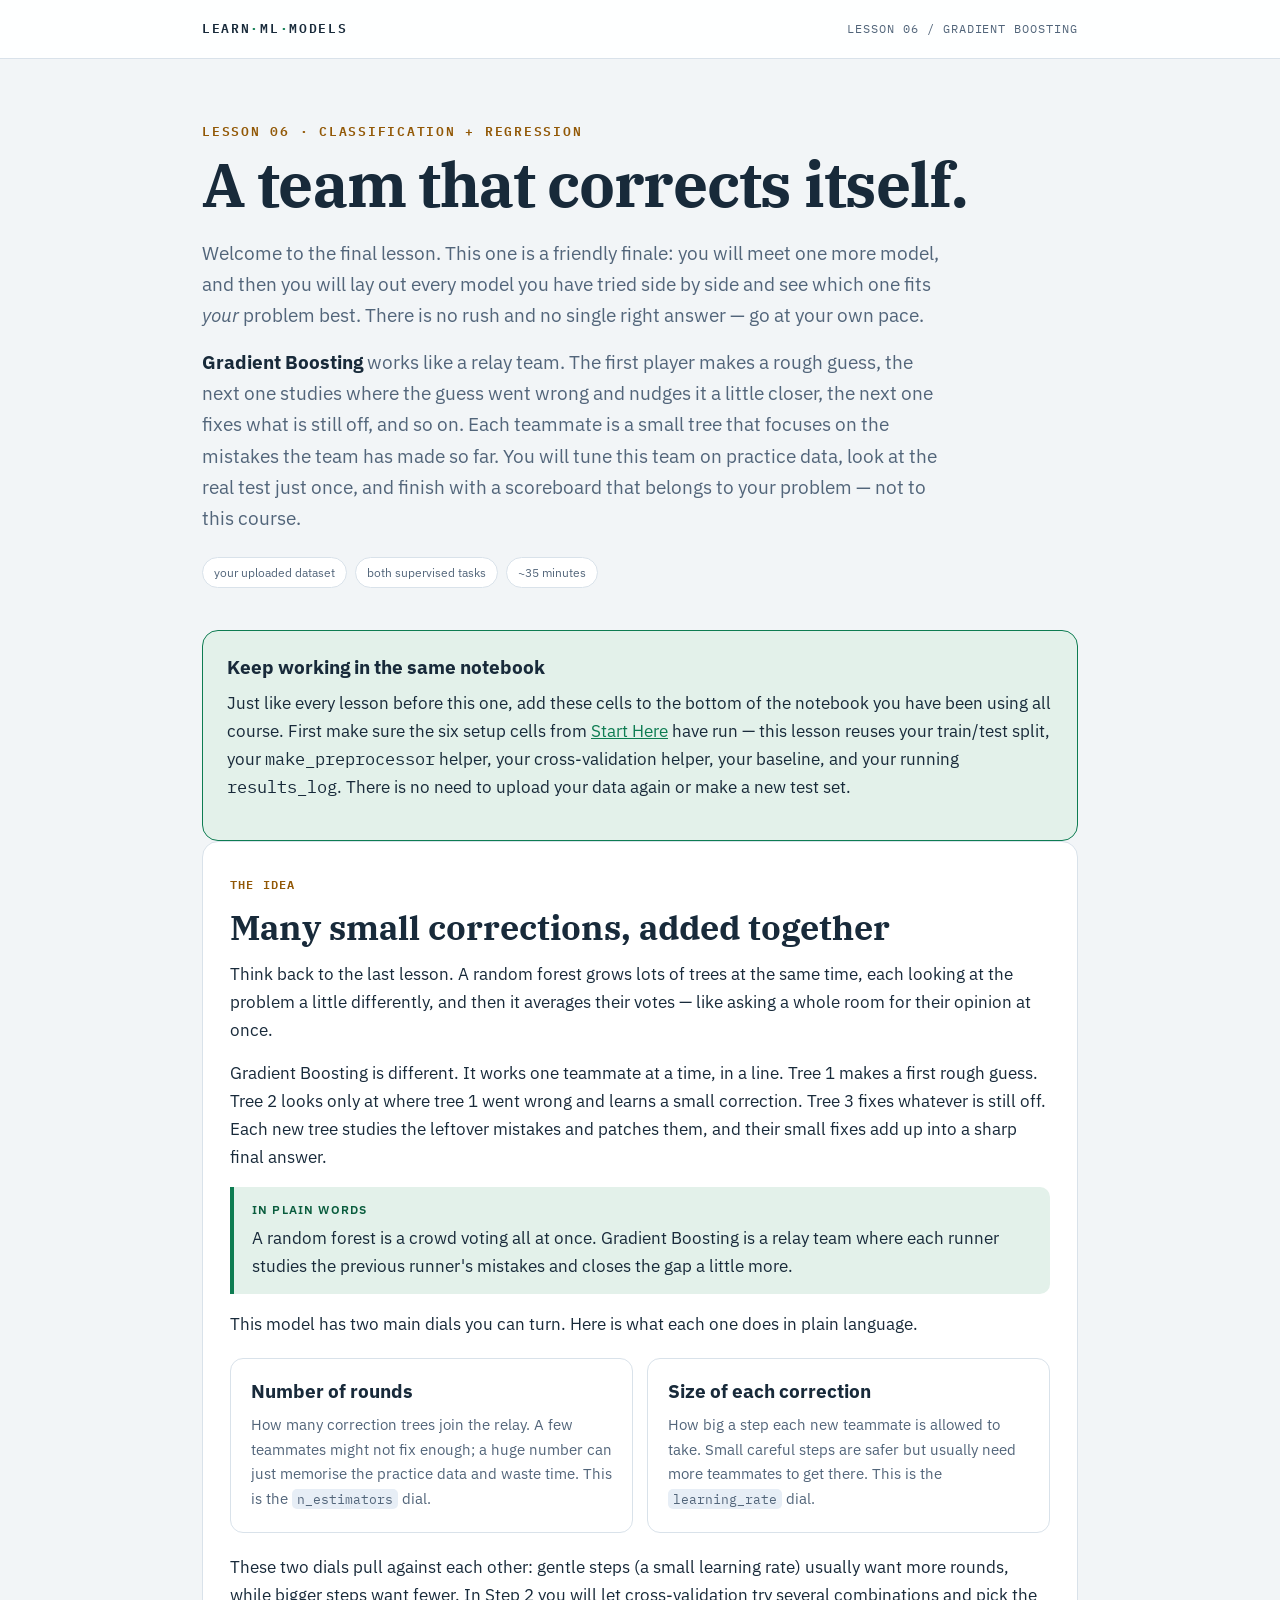
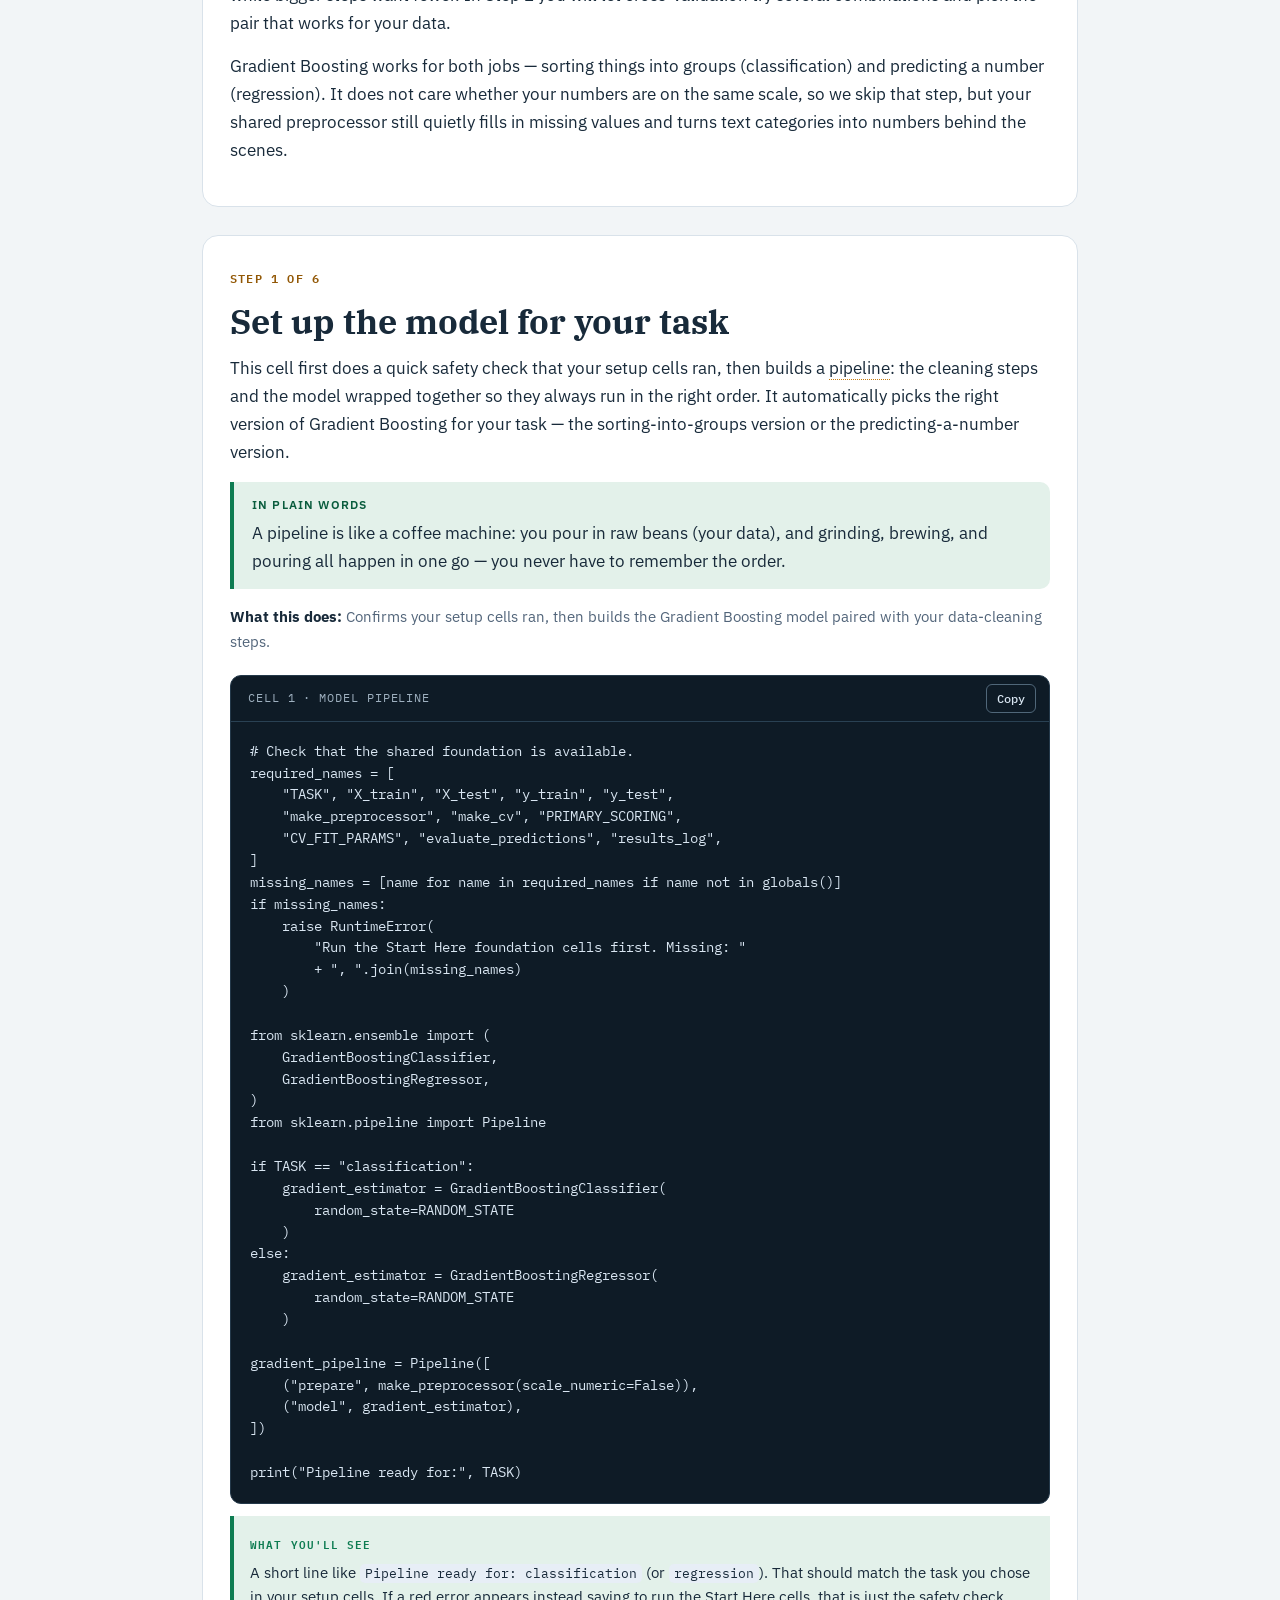
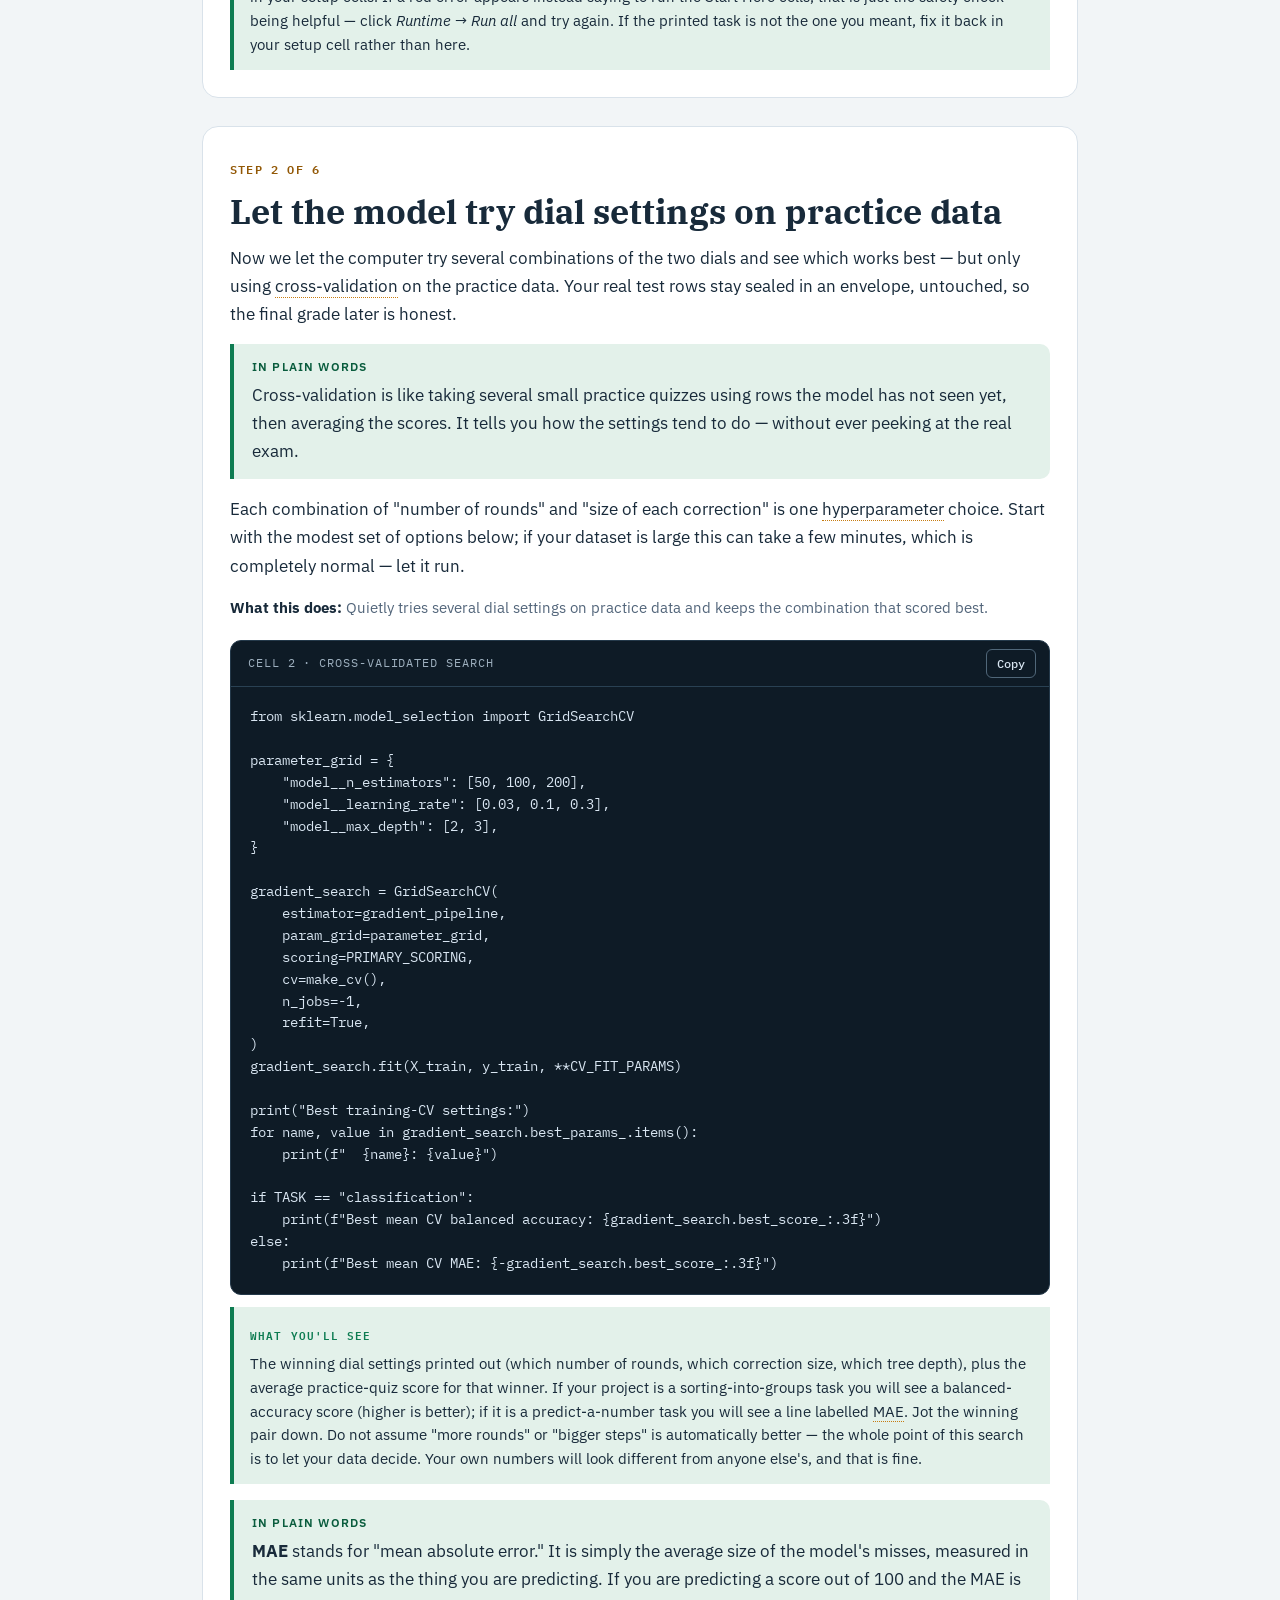
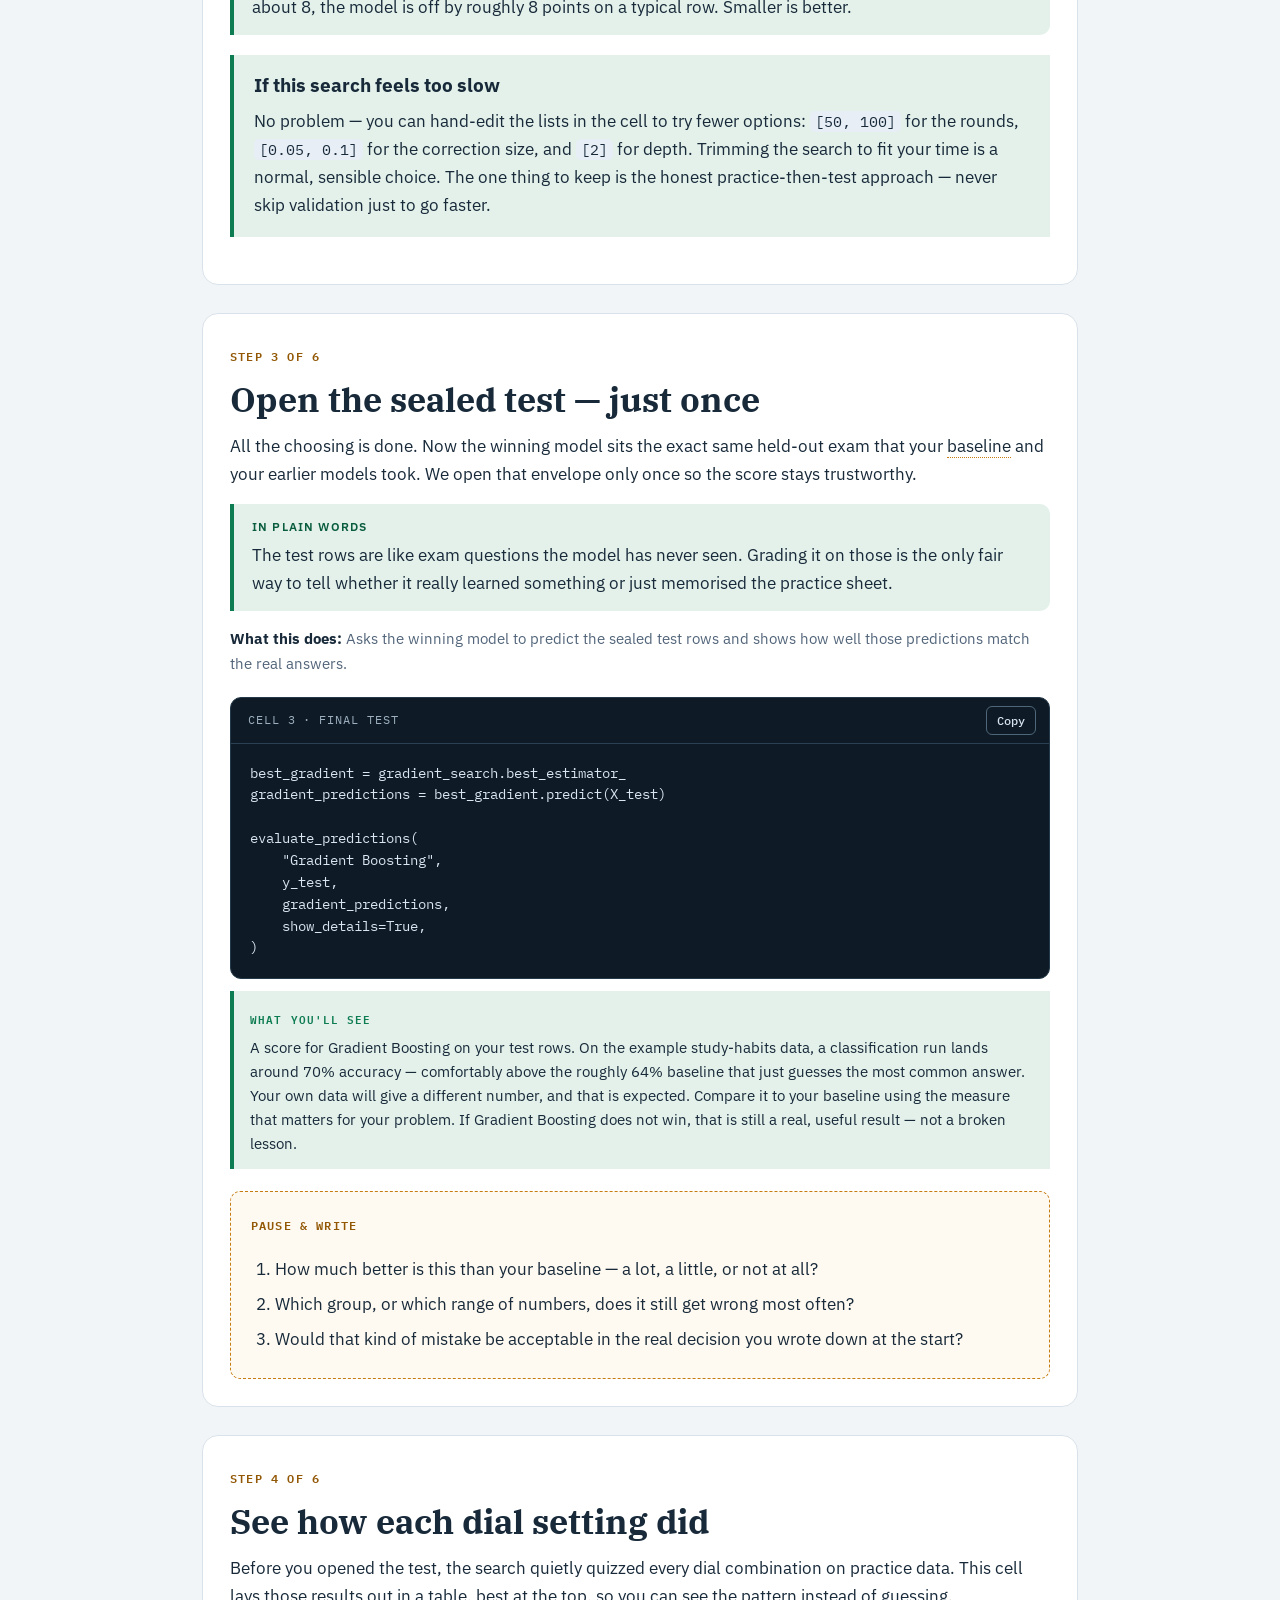
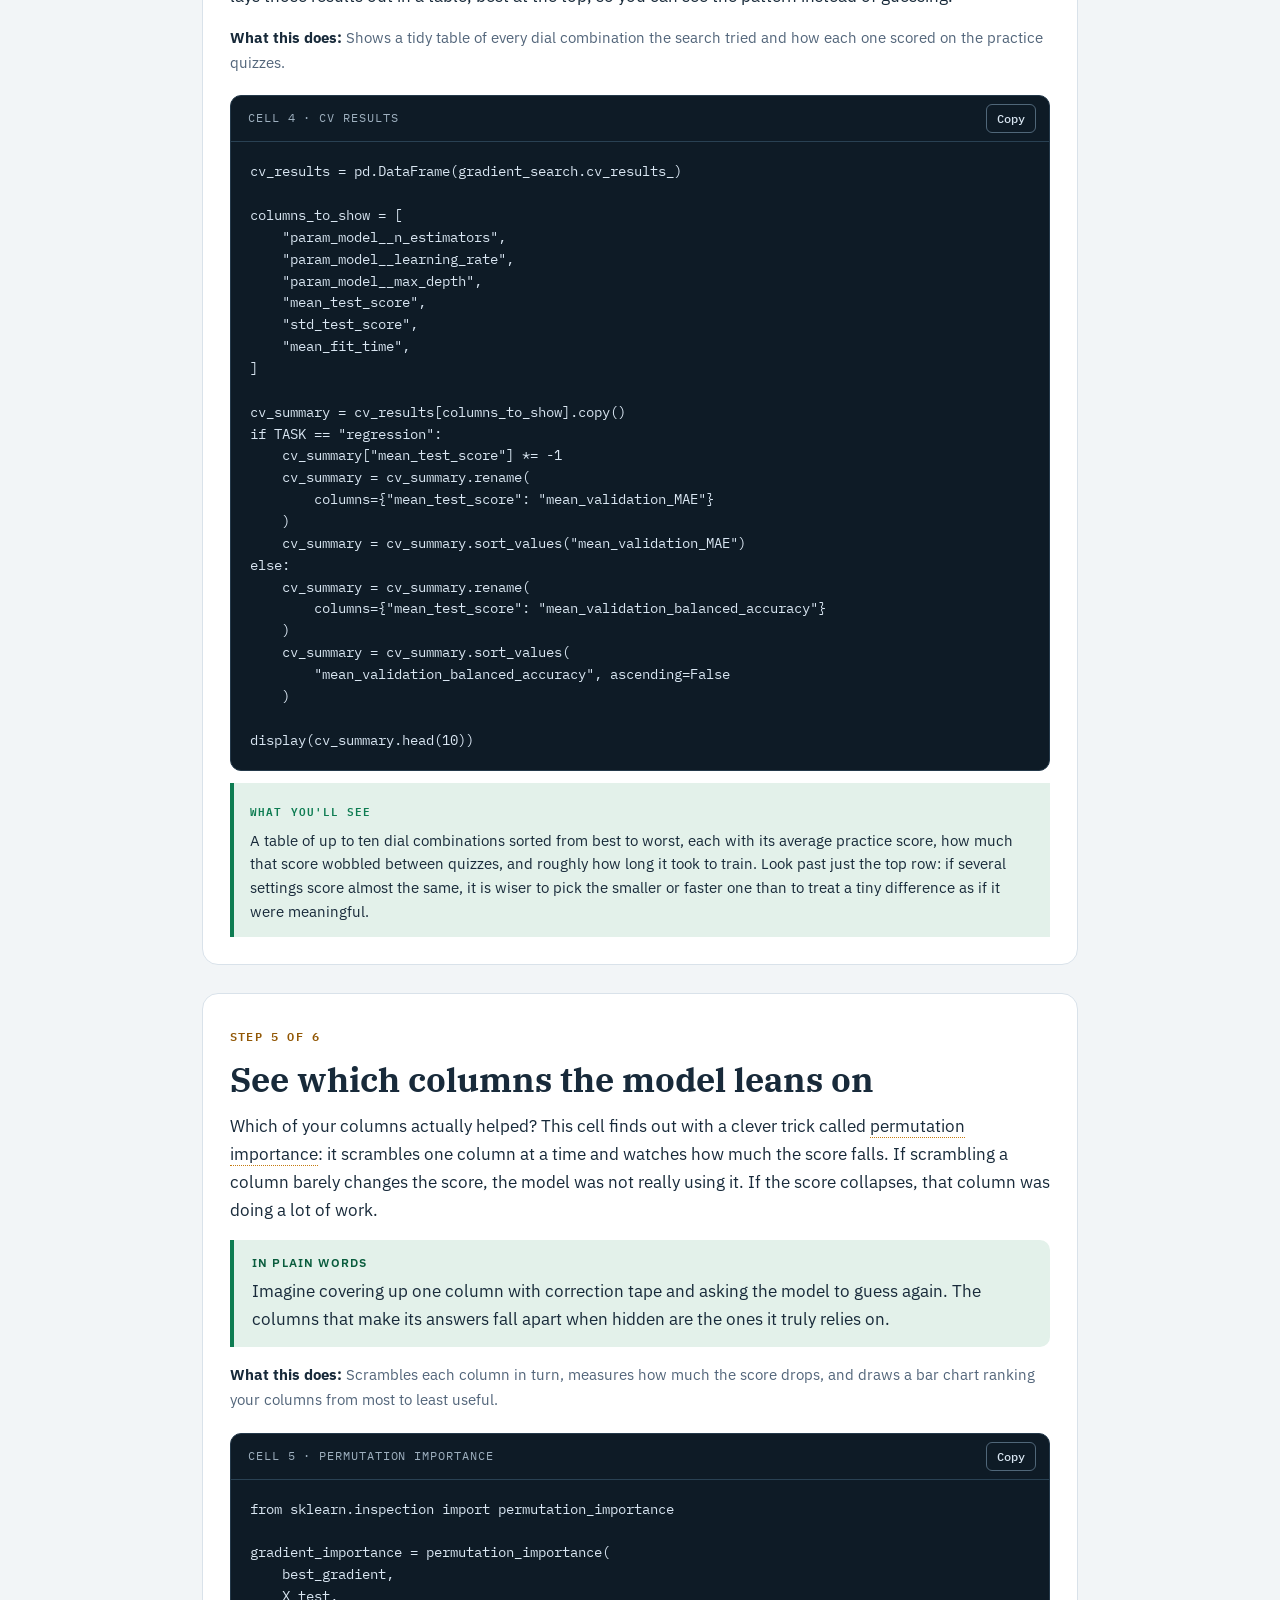
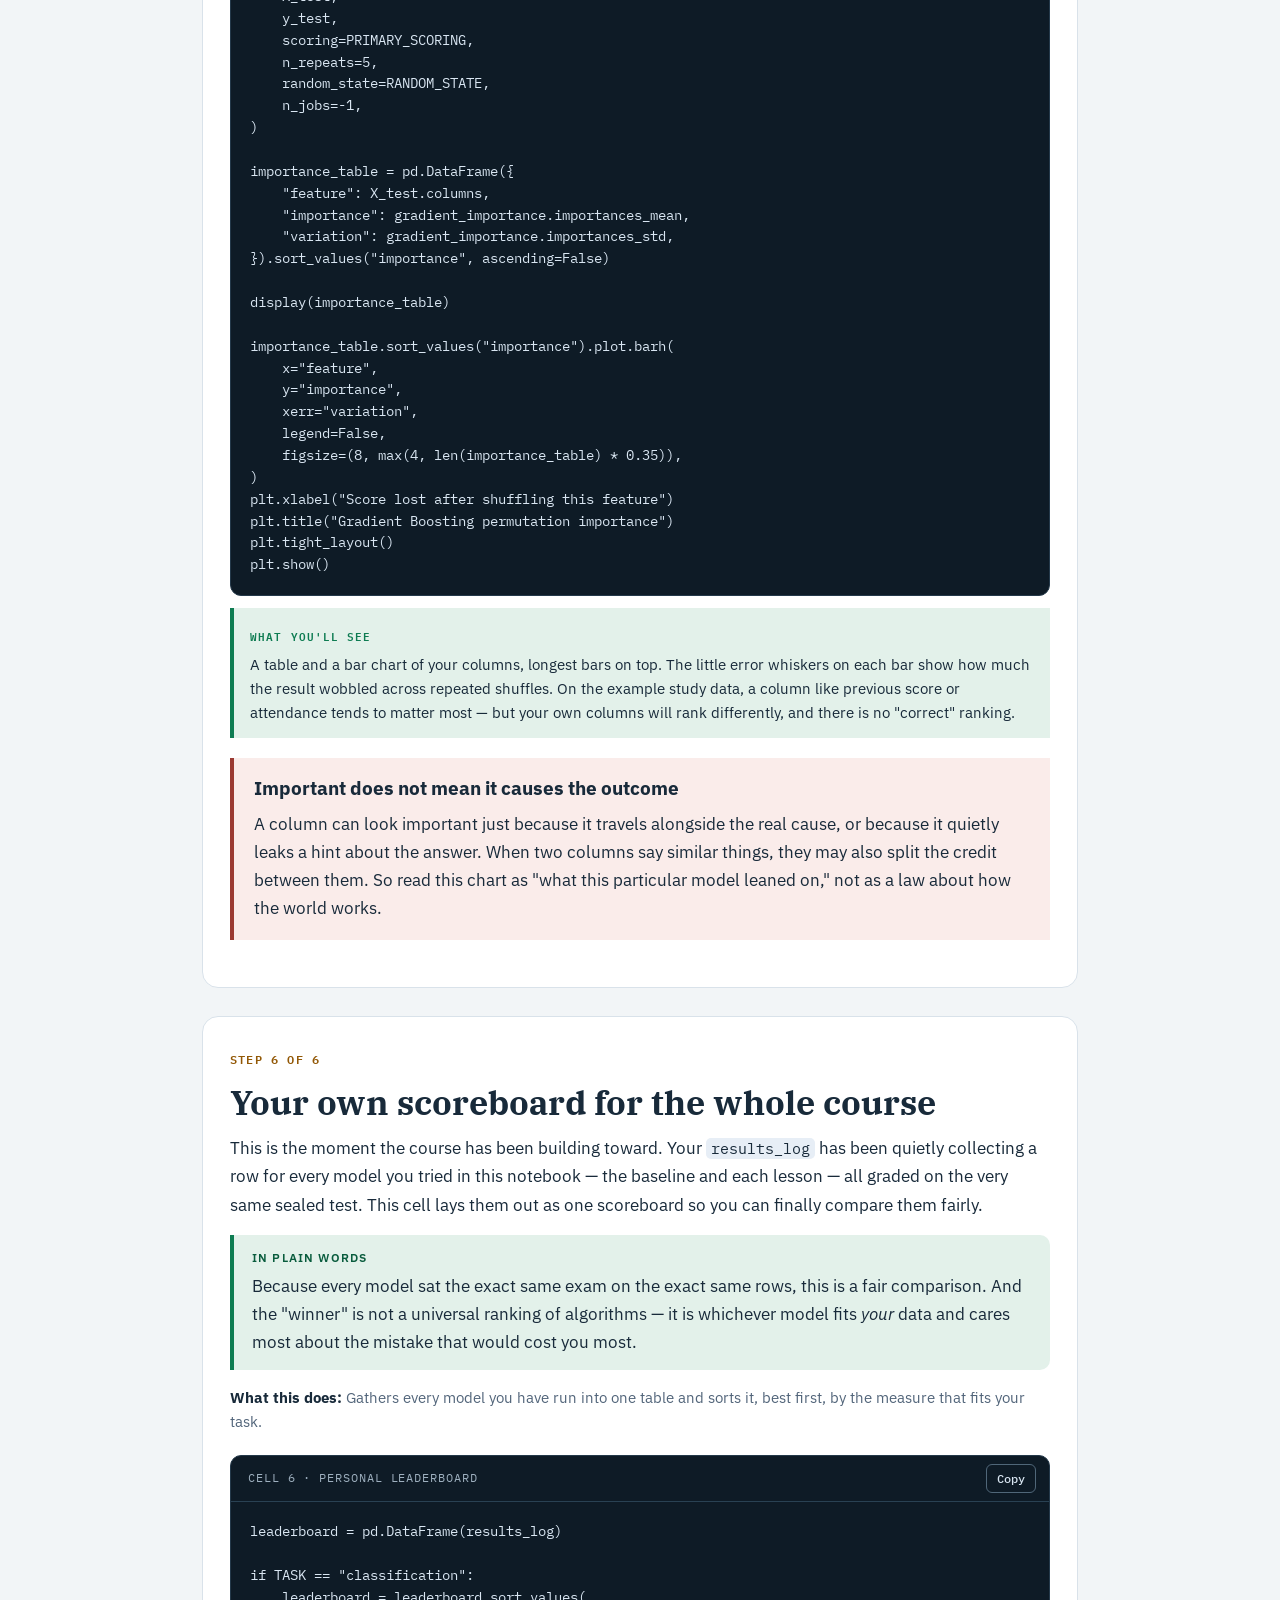
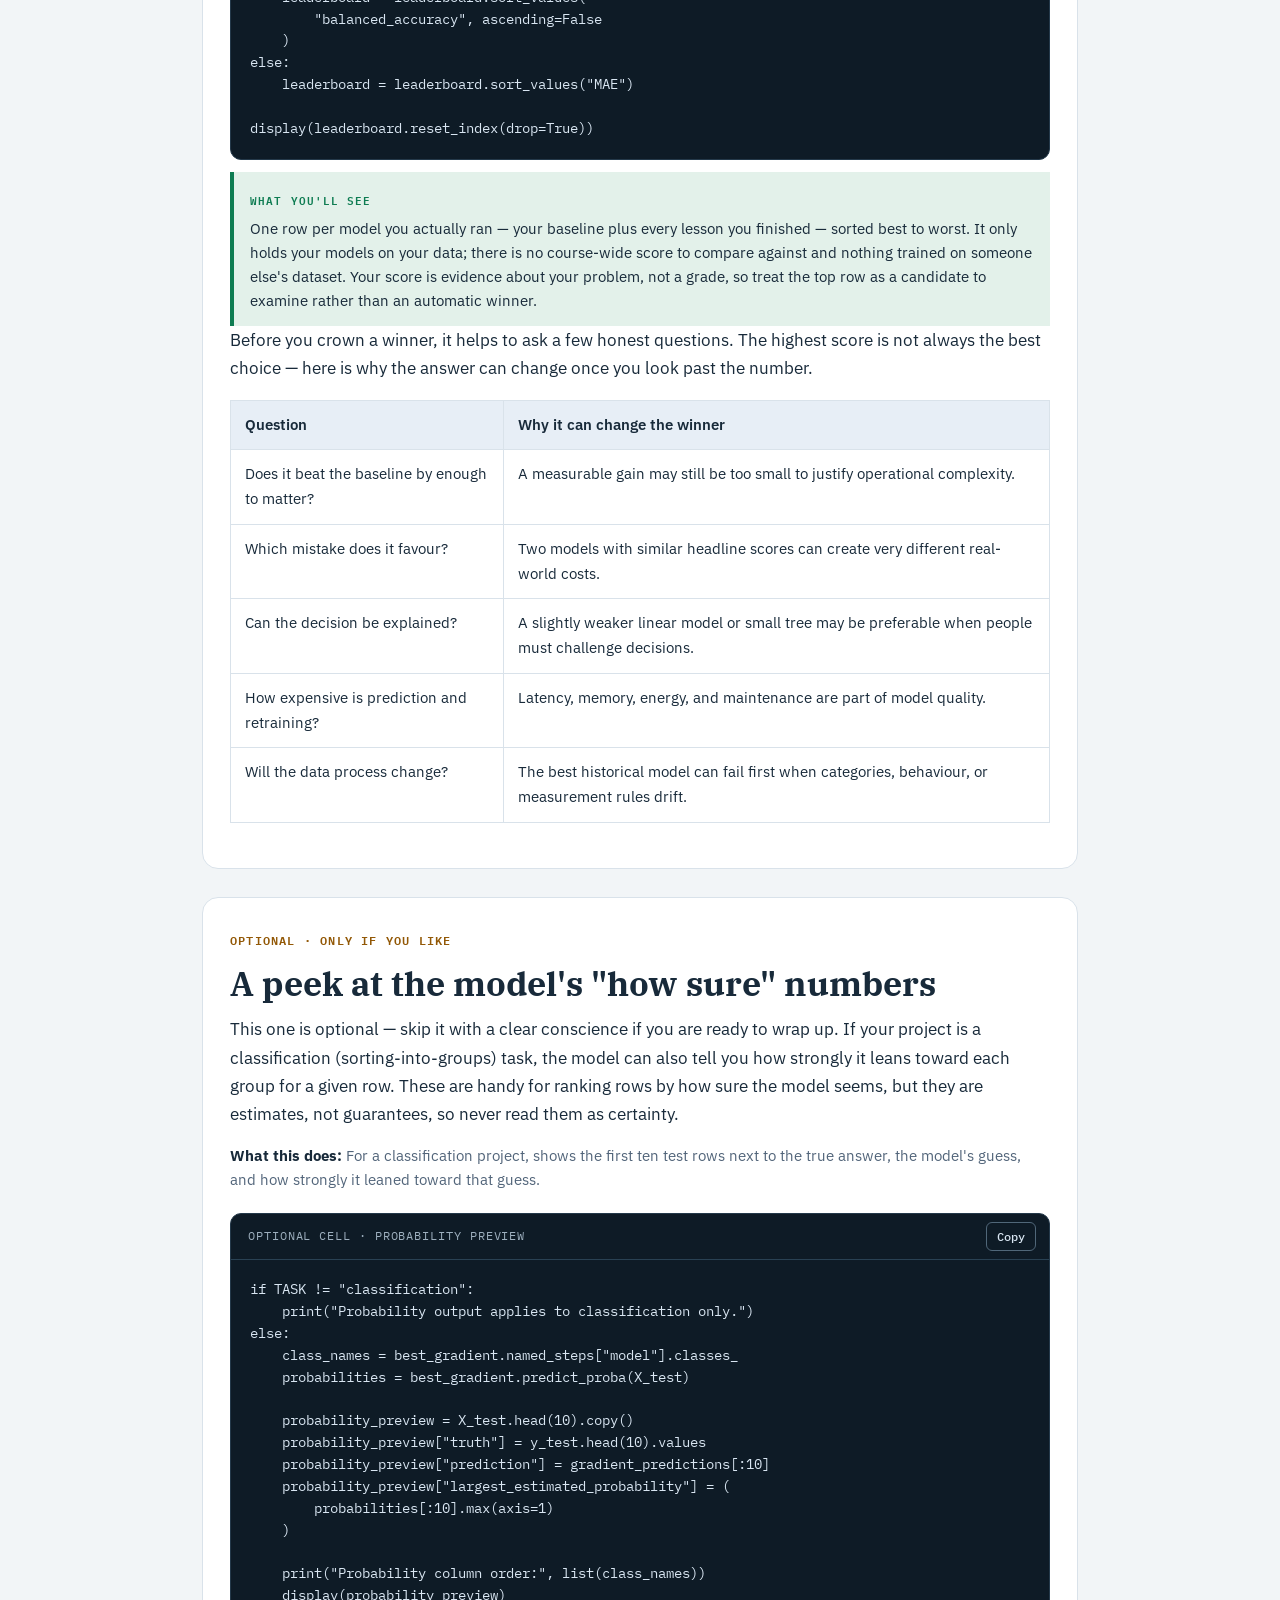
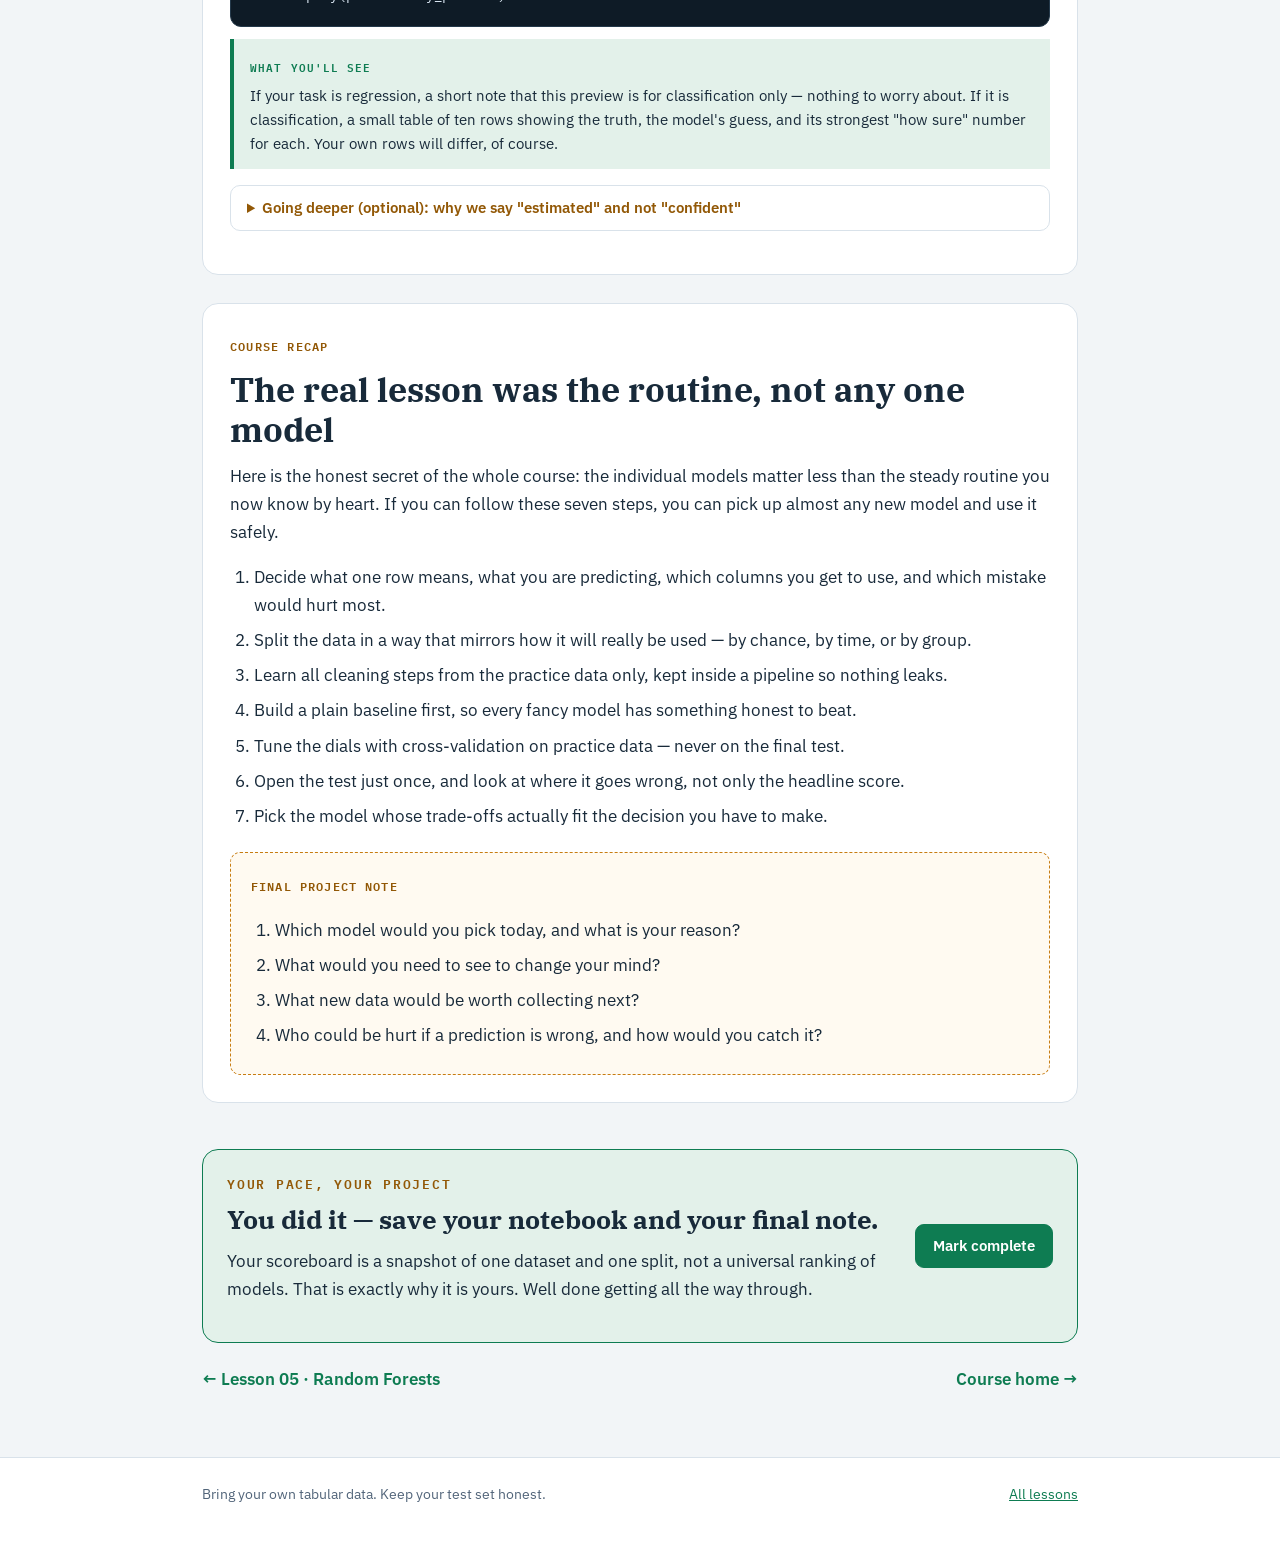
<file: gradient-boosting/index.html>
<!DOCTYPE html>
<html lang="en">
<head>
  <meta charset="utf-8">
  <meta name="viewport" content="width=device-width, initial-scale=1">
  <title>Gradient Boosting · Learn ML Models</title>
  <meta name="description" content="Train and tune Gradient Boosting on your own uploaded classification or regression dataset, then compare the models in your personal results log.">
  <link rel="preconnect" href="https://fonts.googleapis.com">
  <link rel="preconnect" href="https://fonts.gstatic.com" crossorigin>
  <link href="https://fonts.googleapis.com/css2?family=IBM+Plex+Mono:wght@400;500;600&amp;family=IBM+Plex+Sans:wght@400;500;600&amp;family=IBM+Plex+Serif:wght@500;600&amp;display=swap" rel="stylesheet">
  <link rel="stylesheet" href="../assets/course.css">
</head>
<body>
  <nav class="topbar" aria-label="Course navigation">
    <div class="topbar-inner">
      <a class="wordmark" href="../">LEARN<span>·</span>ML<span>·</span>MODELS</a>
      <span class="lesson-tag">LESSON 06 / GRADIENT BOOSTING</span>
    </div>
  </nav>

  <header class="hero wrap">
    <p class="eyebrow">Lesson 06 · Classification + regression</p>
    <h1>A team that corrects itself.</h1>
    <p class="lede">Welcome to the final lesson. This one is a friendly finale: you will meet one more model, and then you will lay out every model you have tried side by side and see which one fits <em>your</em> problem best. There is no rush and no single right answer — go at your own pace.</p>
    <p class="lede"><strong>Gradient Boosting</strong> works like a relay team. The first player makes a rough guess, the next one studies where the guess went wrong and nudges it a little closer, the next one fixes what is still off, and so on. Each teammate is a small tree that focuses on the mistakes the team has made so far. You will tune this team on practice data, look at the real test just once, and finish with a scoreboard that belongs to your problem — not to this course.</p>
    <div class="meta-chips">
      <span class="chip">your uploaded dataset</span>
      <span class="chip">both supervised tasks</span>
      <span class="chip">~35 minutes</span>
    </div>
  </header>

  <main class="wrap">
    <section class="scope-banner">
      <h3>Keep working in the same notebook</h3>
      <p>Just like every lesson before this one, add these cells to the bottom of the notebook you have been using all course. First make sure the six setup cells from <a href="../start/">Start Here</a> have run — this lesson reuses your train/test split, your <code>make_preprocessor</code> helper, your cross-validation helper, your baseline, and your running <code>results_log</code>. There is no need to upload your data again or make a new test set.</p>
    </section>

    <section class="step">
      <span class="step-chip">THE IDEA</span>
      <h2>Many small corrections, added together</h2>
      <p>Think back to the last lesson. A random forest grows lots of trees at the same time, each looking at the problem a little differently, and then it averages their votes — like asking a whole room for their opinion at once.</p>
      <p>Gradient Boosting is different. It works one teammate at a time, in a line. Tree 1 makes a first rough guess. Tree 2 looks only at where tree 1 went wrong and learns a small correction. Tree 3 fixes whatever is still off. Each new tree studies the leftover mistakes and patches them, and their small fixes add up into a sharp final answer.</p>
      <div class="plain">
        <span>In plain words</span>
        <p>A random forest is a crowd voting all at once. Gradient Boosting is a relay team where each runner studies the previous runner's mistakes and closes the gap a little more.</p>
      </div>
      <p>This model has two main dials you can turn. Here is what each one does in plain language.</p>
      <div class="idea-grid">
        <div class="idea-card">
          <h3>Number of rounds</h3>
          <p>How many correction trees join the relay. A few teammates might not fix enough; a huge number can just memorise the practice data and waste time. This is the <code>n_estimators</code> dial.</p>
        </div>
        <div class="idea-card">
          <h3>Size of each correction</h3>
          <p>How big a step each new teammate is allowed to take. Small careful steps are safer but usually need more teammates to get there. This is the <code>learning_rate</code> dial.</p>
        </div>
      </div>
      <p>These two dials pull against each other: gentle steps (a small learning rate) usually want more rounds, while bigger steps want fewer. In Step 2 you will let cross-validation try several combinations and pick the pair that works for your data.</p>
      <p>Gradient Boosting works for both jobs — sorting things into groups (classification) and predicting a number (regression). It does not care whether your numbers are on the same scale, so we skip that step, but your shared preprocessor still quietly fills in missing values and turns text categories into numbers behind the scenes.</p>
    </section>

    <section class="step">
      <span class="step-chip">STEP 1 OF 6</span>
      <h2>Set up the model for your task</h2>
      <p>This cell first does a quick safety check that your setup cells ran, then builds a <em class="term" title="a set of steps — data cleaning, then the model — bundled so they always run together in the right order">pipeline</em>: the cleaning steps and the model wrapped together so they always run in the right order. It automatically picks the right version of Gradient Boosting for your task — the sorting-into-groups version or the predicting-a-number version.</p>
      <div class="plain">
        <span>In plain words</span>
        <p>A pipeline is like a coffee machine: you pour in raw beans (your data), and grinding, brewing, and pouring all happen in one go — you never have to remember the order.</p>
      </div>
      <p class="does"><strong>What this does:</strong> Confirms your setup cells ran, then builds the Gradient Boosting model paired with your data-cleaning steps.</p>
      <div class="codecard">
        <div class="codecard-head"><span>CELL 1 · MODEL PIPELINE</span><button class="copy" type="button">Copy</button></div>
        <pre><code># Check that the shared foundation is available.
required_names = [
    "TASK", "X_train", "X_test", "y_train", "y_test",
    "make_preprocessor", "make_cv", "PRIMARY_SCORING",
    "CV_FIT_PARAMS", "evaluate_predictions", "results_log",
]
missing_names = [name for name in required_names if name not in globals()]
if missing_names:
    raise RuntimeError(
        "Run the Start Here foundation cells first. Missing: "
        + ", ".join(missing_names)
    )

from sklearn.ensemble import (
    GradientBoostingClassifier,
    GradientBoostingRegressor,
)
from sklearn.pipeline import Pipeline

if TASK == "classification":
    gradient_estimator = GradientBoostingClassifier(
        random_state=RANDOM_STATE
    )
else:
    gradient_estimator = GradientBoostingRegressor(
        random_state=RANDOM_STATE
    )

gradient_pipeline = Pipeline([
    ("prepare", make_preprocessor(scale_numeric=False)),
    ("model", gradient_estimator),
])

print("Pipeline ready for:", TASK)</code></pre>
      </div>
      <div class="checkpoint">
        <span>WHAT YOU'LL SEE</span>
        <p>A short line like <code>Pipeline ready for: classification</code> (or <code>regression</code>). That should match the task you chose in your setup cells. If a red error appears instead saying to run the Start Here cells, that is just the safety check being helpful — click <em>Runtime → Run all</em> and try again. If the printed task is not the one you meant, fix it back in your setup cell rather than here.</p>
      </div>
    </section>

    <section class="step">
      <span class="step-chip">STEP 2 OF 6</span>
      <h2>Let the model try dial settings on practice data</h2>
      <p>Now we let the computer try several combinations of the two dials and see which works best — but only using <em class="term" title="repeatedly holding out a slice of the training data as a mini practice-exam, so the model is judged on rows it did not learn from">cross-validation</em> on the practice data. Your real test rows stay sealed in an envelope, untouched, so the final grade later is honest.</p>
      <div class="plain">
        <span>In plain words</span>
        <p>Cross-validation is like taking several small practice quizzes using rows the model has not seen yet, then averaging the scores. It tells you how the settings tend to do — without ever peeking at the real exam.</p>
      </div>
      <p>Each combination of "number of rounds" and "size of each correction" is one <em class="term" title="a setting you choose before training, rather than something the model learns from the data">hyperparameter</em> choice. Start with the modest set of options below; if your dataset is large this can take a few minutes, which is completely normal — let it run.</p>
      <p class="does"><strong>What this does:</strong> Quietly tries several dial settings on practice data and keeps the combination that scored best.</p>
      <div class="codecard">
        <div class="codecard-head"><span>CELL 2 · CROSS-VALIDATED SEARCH</span><button class="copy" type="button">Copy</button></div>
        <pre><code>from sklearn.model_selection import GridSearchCV

parameter_grid = {
    "model__n_estimators": [50, 100, 200],
    "model__learning_rate": [0.03, 0.1, 0.3],
    "model__max_depth": [2, 3],
}

gradient_search = GridSearchCV(
    estimator=gradient_pipeline,
    param_grid=parameter_grid,
    scoring=PRIMARY_SCORING,
    cv=make_cv(),
    n_jobs=-1,
    refit=True,
)
gradient_search.fit(X_train, y_train, **CV_FIT_PARAMS)

print("Best training-CV settings:")
for name, value in gradient_search.best_params_.items():
    print(f"  {name}: {value}")

if TASK == "classification":
    print(f"Best mean CV balanced accuracy: {gradient_search.best_score_:.3f}")
else:
    print(f"Best mean CV MAE: {-gradient_search.best_score_:.3f}")</code></pre>
      </div>
      <div class="checkpoint">
        <span>WHAT YOU'LL SEE</span>
        <p>The winning dial settings printed out (which number of rounds, which correction size, which tree depth), plus the average practice-quiz score for that winner. If your project is a sorting-into-groups task you will see a balanced-accuracy score (higher is better); if it is a predict-a-number task you will see a line labelled <em class="term" title="mean absolute error — the average size of the model's misses, in the same units as what you're predicting; lower is better">MAE</em>. Jot the winning pair down. Do not assume "more rounds" or "bigger steps" is automatically better — the whole point of this search is to let your data decide. Your own numbers will look different from anyone else's, and that is fine.</p>
      </div>
      <div class="plain">
        <span>In plain words</span>
        <p><strong>MAE</strong> stands for "mean absolute error." It is simply the average size of the model's misses, measured in the same units as the thing you are predicting. If you are predicting a score out of 100 and the MAE is about 8, the model is off by roughly 8 points on a typical row. Smaller is better.</p>
      </div>
      <div class="callout green">
        <h3>If this search feels too slow</h3>
        <p>No problem — you can hand-edit the lists in the cell to try fewer options: <code>[50, 100]</code> for the rounds, <code>[0.05, 0.1]</code> for the correction size, and <code>[2]</code> for depth. Trimming the search to fit your time is a normal, sensible choice. The one thing to keep is the honest practice-then-test approach — never skip validation just to go faster.</p>
      </div>
    </section>

    <section class="step">
      <span class="step-chip">STEP 3 OF 6</span>
      <h2>Open the sealed test — just once</h2>
      <p>All the choosing is done. Now the winning model sits the exact same held-out exam that your <em class="term" title="a simple always-guess-the-obvious-answer model that every real model has to beat to prove it learned anything">baseline</em> and your earlier models took. We open that envelope only once so the score stays trustworthy.</p>
      <div class="plain">
        <span>In plain words</span>
        <p>The test rows are like exam questions the model has never seen. Grading it on those is the only fair way to tell whether it really learned something or just memorised the practice sheet.</p>
      </div>
      <p class="does"><strong>What this does:</strong> Asks the winning model to predict the sealed test rows and shows how well those predictions match the real answers.</p>
      <div class="codecard">
        <div class="codecard-head"><span>CELL 3 · FINAL TEST</span><button class="copy" type="button">Copy</button></div>
        <pre><code>best_gradient = gradient_search.best_estimator_
gradient_predictions = best_gradient.predict(X_test)

evaluate_predictions(
    "Gradient Boosting",
    y_test,
    gradient_predictions,
    show_details=True,
)</code></pre>
      </div>
      <div class="checkpoint">
        <span>WHAT YOU'LL SEE</span>
        <p>A score for Gradient Boosting on your test rows. On the example study-habits data, a classification run lands around 70% accuracy — comfortably above the roughly 64% baseline that just guesses the most common answer. Your own data will give a different number, and that is expected. Compare it to your baseline using the measure that matters for your problem. If Gradient Boosting does not win, that is still a real, useful result — not a broken lesson.</p>
      </div>
      <div class="reflection">
        <span>PAUSE &amp; WRITE</span>
        <ol>
          <li>How much better is this than your baseline — a lot, a little, or not at all?</li>
          <li>Which group, or which range of numbers, does it still get wrong most often?</li>
          <li>Would that kind of mistake be acceptable in the real decision you wrote down at the start?</li>
        </ol>
      </div>
    </section>

    <section class="step">
      <span class="step-chip">STEP 4 OF 6</span>
      <h2>See how each dial setting did</h2>
      <p>Before you opened the test, the search quietly quizzed every dial combination on practice data. This cell lays those results out in a table, best at the top, so you can see the pattern instead of guessing.</p>
      <p class="does"><strong>What this does:</strong> Shows a tidy table of every dial combination the search tried and how each one scored on the practice quizzes.</p>
      <div class="codecard">
        <div class="codecard-head"><span>CELL 4 · CV RESULTS</span><button class="copy" type="button">Copy</button></div>
        <pre><code>cv_results = pd.DataFrame(gradient_search.cv_results_)

columns_to_show = [
    "param_model__n_estimators",
    "param_model__learning_rate",
    "param_model__max_depth",
    "mean_test_score",
    "std_test_score",
    "mean_fit_time",
]

cv_summary = cv_results[columns_to_show].copy()
if TASK == "regression":
    cv_summary["mean_test_score"] *= -1
    cv_summary = cv_summary.rename(
        columns={"mean_test_score": "mean_validation_MAE"}
    )
    cv_summary = cv_summary.sort_values("mean_validation_MAE")
else:
    cv_summary = cv_summary.rename(
        columns={"mean_test_score": "mean_validation_balanced_accuracy"}
    )
    cv_summary = cv_summary.sort_values(
        "mean_validation_balanced_accuracy", ascending=False
    )

display(cv_summary.head(10))</code></pre>
      </div>
      <div class="checkpoint">
        <span>WHAT YOU'LL SEE</span>
        <p>A table of up to ten dial combinations sorted from best to worst, each with its average practice score, how much that score wobbled between quizzes, and roughly how long it took to train. Look past just the top row: if several settings score almost the same, it is wiser to pick the smaller or faster one than to treat a tiny difference as if it were meaningful.</p>
      </div>
    </section>

    <section class="step">
      <span class="step-chip">STEP 5 OF 6</span>
      <h2>See which columns the model leans on</h2>
      <p>Which of your columns actually helped? This cell finds out with a clever trick called <em class="term" title="scrambling one column's values to break its link to the answer, then seeing how much the score drops">permutation importance</em>: it scrambles one column at a time and watches how much the score falls. If scrambling a column barely changes the score, the model was not really using it. If the score collapses, that column was doing a lot of work.</p>
      <div class="plain">
        <span>In plain words</span>
        <p>Imagine covering up one column with correction tape and asking the model to guess again. The columns that make its answers fall apart when hidden are the ones it truly relies on.</p>
      </div>
      <p class="does"><strong>What this does:</strong> Scrambles each column in turn, measures how much the score drops, and draws a bar chart ranking your columns from most to least useful.</p>
      <div class="codecard">
        <div class="codecard-head"><span>CELL 5 · PERMUTATION IMPORTANCE</span><button class="copy" type="button">Copy</button></div>
        <pre><code>from sklearn.inspection import permutation_importance

gradient_importance = permutation_importance(
    best_gradient,
    X_test,
    y_test,
    scoring=PRIMARY_SCORING,
    n_repeats=5,
    random_state=RANDOM_STATE,
    n_jobs=-1,
)

importance_table = pd.DataFrame({
    "feature": X_test.columns,
    "importance": gradient_importance.importances_mean,
    "variation": gradient_importance.importances_std,
}).sort_values("importance", ascending=False)

display(importance_table)

importance_table.sort_values("importance").plot.barh(
    x="feature",
    y="importance",
    xerr="variation",
    legend=False,
    figsize=(8, max(4, len(importance_table) * 0.35)),
)
plt.xlabel("Score lost after shuffling this feature")
plt.title("Gradient Boosting permutation importance")
plt.tight_layout()
plt.show()</code></pre>
      </div>
      <div class="checkpoint">
        <span>WHAT YOU'LL SEE</span>
        <p>A table and a bar chart of your columns, longest bars on top. The little error whiskers on each bar show how much the result wobbled across repeated shuffles. On the example study data, a column like previous score or attendance tends to matter most — but your own columns will rank differently, and there is no "correct" ranking.</p>
      </div>
      <div class="callout danger">
        <h3>Important does not mean it causes the outcome</h3>
        <p>A column can look important just because it travels alongside the real cause, or because it quietly leaks a hint about the answer. When two columns say similar things, they may also split the credit between them. So read this chart as "what this particular model leaned on," not as a law about how the world works.</p>
      </div>
    </section>

    <section class="step">
      <span class="step-chip">STEP 6 OF 6</span>
      <h2>Your own scoreboard for the whole course</h2>
      <p>This is the moment the course has been building toward. Your <code>results_log</code> has been quietly collecting a row for every model you tried in this notebook — the baseline and each lesson — all graded on the very same sealed test. This cell lays them out as one scoreboard so you can finally compare them fairly.</p>
      <div class="plain">
        <span>In plain words</span>
        <p>Because every model sat the exact same exam on the exact same rows, this is a fair comparison. And the "winner" is not a universal ranking of algorithms — it is whichever model fits <em>your</em> data and cares most about the mistake that would cost you most.</p>
      </div>
      <p class="does"><strong>What this does:</strong> Gathers every model you have run into one table and sorts it, best first, by the measure that fits your task.</p>
      <div class="codecard">
        <div class="codecard-head"><span>CELL 6 · PERSONAL LEADERBOARD</span><button class="copy" type="button">Copy</button></div>
        <pre><code>leaderboard = pd.DataFrame(results_log)

if TASK == "classification":
    leaderboard = leaderboard.sort_values(
        "balanced_accuracy", ascending=False
    )
else:
    leaderboard = leaderboard.sort_values("MAE")

display(leaderboard.reset_index(drop=True))</code></pre>
      </div>
      <div class="checkpoint">
        <span>WHAT YOU'LL SEE</span>
        <p>One row per model you actually ran — your baseline plus every lesson you finished — sorted best to worst. It only holds your models on your data; there is no course-wide score to compare against and nothing trained on someone else's dataset. Your score is evidence about your problem, not a grade, so treat the top row as a candidate to examine rather than an automatic winner.</p>
      </div>

      <p>Before you crown a winner, it helps to ask a few honest questions. The highest score is not always the best choice — here is why the answer can change once you look past the number.</p>
      <div class="tablewrap">
        <table>
          <thead><tr><th>Question</th><th>Why it can change the winner</th></tr></thead>
          <tbody>
            <tr><td>Does it beat the baseline by enough to matter?</td><td>A measurable gain may still be too small to justify operational complexity.</td></tr>
            <tr><td>Which mistake does it favour?</td><td>Two models with similar headline scores can create very different real-world costs.</td></tr>
            <tr><td>Can the decision be explained?</td><td>A slightly weaker linear model or small tree may be preferable when people must challenge decisions.</td></tr>
            <tr><td>How expensive is prediction and retraining?</td><td>Latency, memory, energy, and maintenance are part of model quality.</td></tr>
            <tr><td>Will the data process change?</td><td>The best historical model can fail first when categories, behaviour, or measurement rules drift.</td></tr>
          </tbody>
        </table>
      </div>
    </section>

    <section class="step">
      <span class="step-chip">OPTIONAL · ONLY IF YOU LIKE</span>
      <h2>A peek at the model's "how sure" numbers</h2>
      <p>This one is optional — skip it with a clear conscience if you are ready to wrap up. If your project is a classification (sorting-into-groups) task, the model can also tell you how strongly it leans toward each group for a given row. These are handy for ranking rows by how sure the model seems, but they are estimates, not guarantees, so never read them as certainty.</p>
      <p class="does"><strong>What this does:</strong> For a classification project, shows the first ten test rows next to the true answer, the model's guess, and how strongly it leaned toward that guess.</p>
      <div class="codecard">
        <div class="codecard-head"><span>OPTIONAL CELL · PROBABILITY PREVIEW</span><button class="copy" type="button">Copy</button></div>
        <pre><code>if TASK != "classification":
    print("Probability output applies to classification only.")
else:
    class_names = best_gradient.named_steps["model"].classes_
    probabilities = best_gradient.predict_proba(X_test)

    probability_preview = X_test.head(10).copy()
    probability_preview["truth"] = y_test.head(10).values
    probability_preview["prediction"] = gradient_predictions[:10]
    probability_preview["largest_estimated_probability"] = (
        probabilities[:10].max(axis=1)
    )

    print("Probability column order:", list(class_names))
    display(probability_preview)</code></pre>
      </div>
      <div class="checkpoint">
        <span>WHAT YOU'LL SEE</span>
        <p>If your task is regression, a short note that this preview is for classification only — nothing to worry about. If it is classification, a small table of ten rows showing the truth, the model's guess, and its strongest "how sure" number for each. Your own rows will differ, of course.</p>
      </div>
      <details class="deep">
        <summary>Going deeper (optional): why we say "estimated" and not "confident"</summary>
        <p>A model can print 0.90 for a row and still turn out right far less than 90% of the time. Whether those numbers can be trusted at face value is a separate question — you would have to check it, on its own, using validation data. So the number describes the model's internal scale, not how trustworthy the data or the real world actually is. When in doubt, treat it as a ranking hint, not a promise.</p>
      </details>
    </section>

    <section class="step">
      <span class="step-chip">COURSE RECAP</span>
      <h2>The real lesson was the routine, not any one model</h2>
      <p>Here is the honest secret of the whole course: the individual models matter less than the steady routine you now know by heart. If you can follow these seven steps, you can pick up almost any new model and use it safely.</p>
      <ol>
        <li>Decide what one row means, what you are predicting, which columns you get to use, and which mistake would hurt most.</li>
        <li>Split the data in a way that mirrors how it will really be used — by chance, by time, or by group.</li>
        <li>Learn all cleaning steps from the practice data only, kept inside a pipeline so nothing leaks.</li>
        <li>Build a plain baseline first, so every fancy model has something honest to beat.</li>
        <li>Tune the dials with cross-validation on practice data — never on the final test.</li>
        <li>Open the test just once, and look at where it goes wrong, not only the headline score.</li>
        <li>Pick the model whose trade-offs actually fit the decision you have to make.</li>
      </ol>
      <div class="reflection">
        <span>FINAL PROJECT NOTE</span>
        <ol>
          <li>Which model would you pick today, and what is your reason?</li>
          <li>What would you need to see to change your mind?</li>
          <li>What new data would be worth collecting next?</li>
          <li>Who could be hurt if a prediction is wrong, and how would you catch it?</li>
        </ol>
      </div>
    </section>

    <section class="completion-card">
      <div>
        <p class="eyebrow">YOUR PACE, YOUR PROJECT</p>
        <h2>You did it — save your notebook and your final note.</h2>
        <p>Your scoreboard is a snapshot of one dataset and one split, not a universal ranking of models. That is exactly why it is yours. Well done getting all the way through.</p>
      </div>
      <button class="complete-button" type="button" data-complete="gradient-boosting">Mark complete</button>
    </section>

    <nav class="lesson-nav" aria-label="Previous and next lessons">
      <a href="../random-forests/">← Lesson 05 · Random Forests</a>
      <a href="../">Course home →</a>
    </nav>
  </main>

  <footer>
    <div class="foot-inner">
      <span>Bring your own tabular data. Keep your test set honest.</span>
      <a href="../">All lessons</a>
    </div>
  </footer>
  <script src="../assets/course.js"></script>
</body>
</html>
</file>
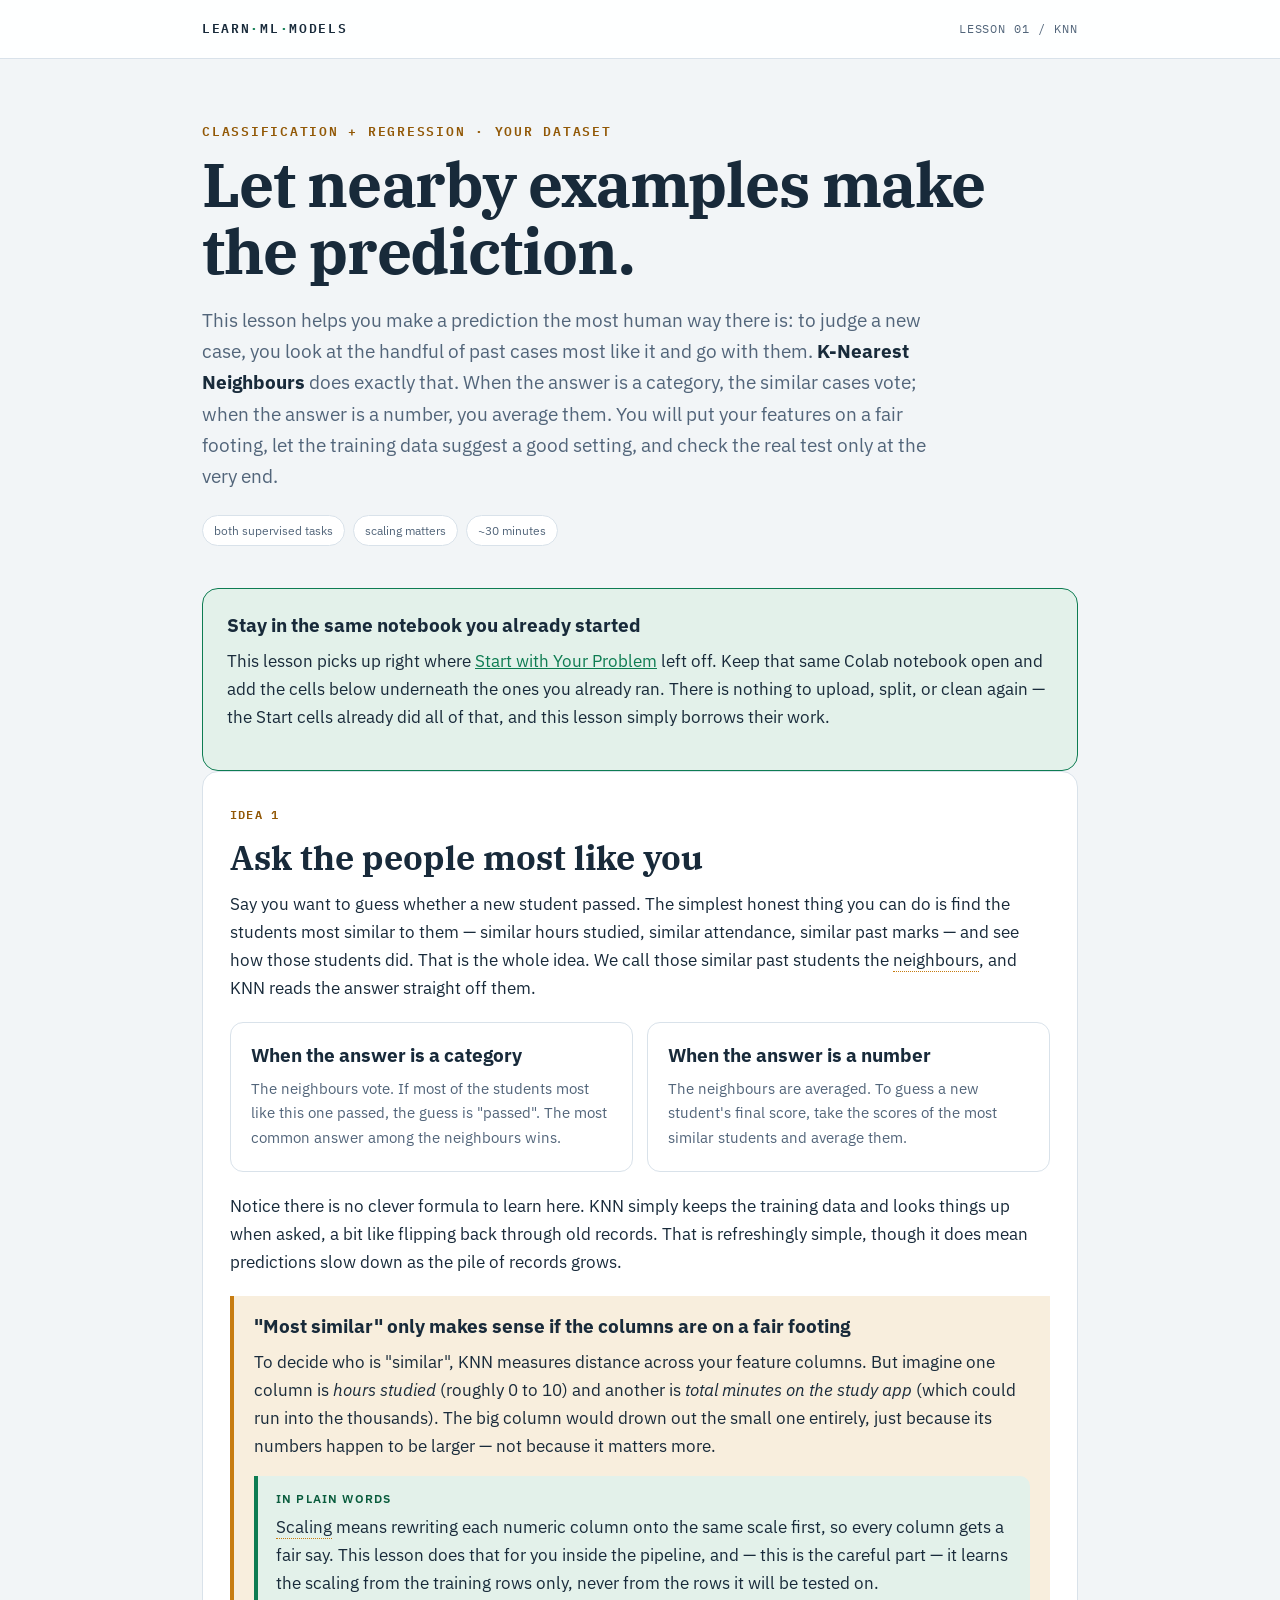
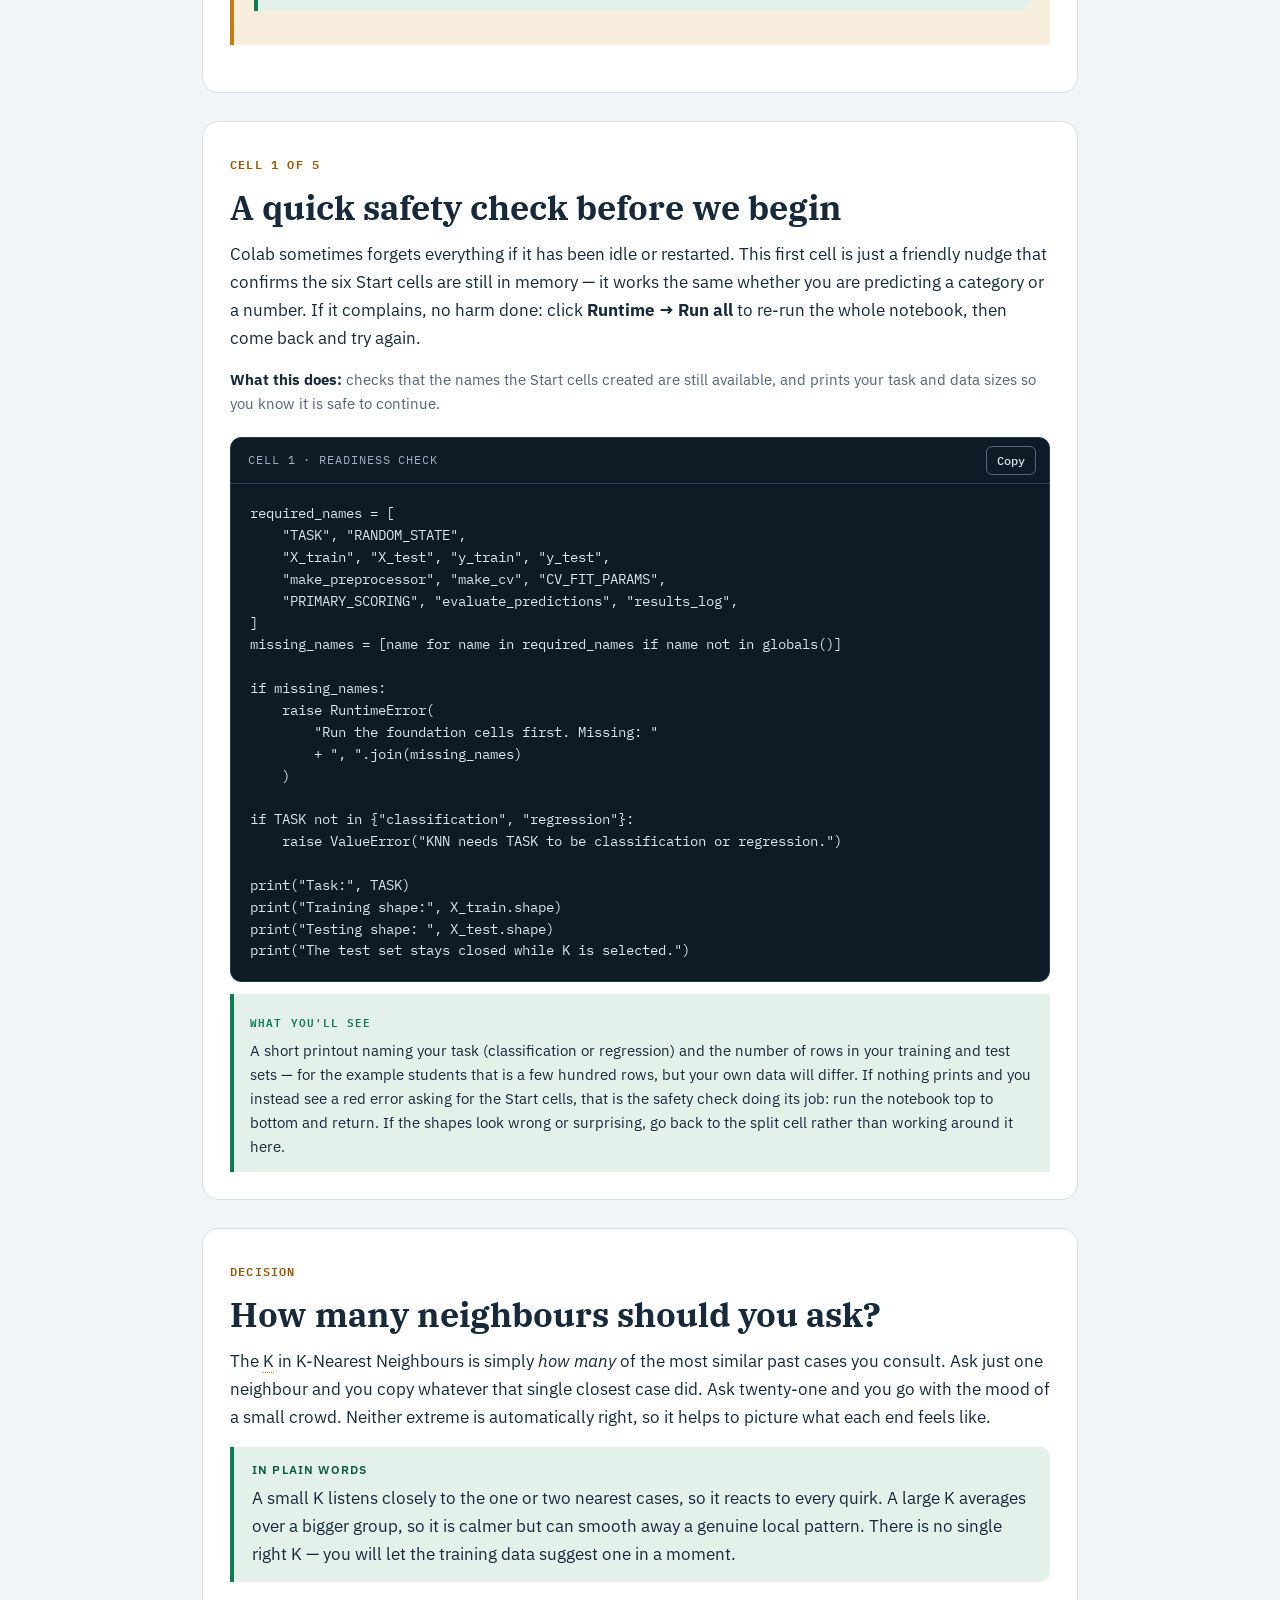
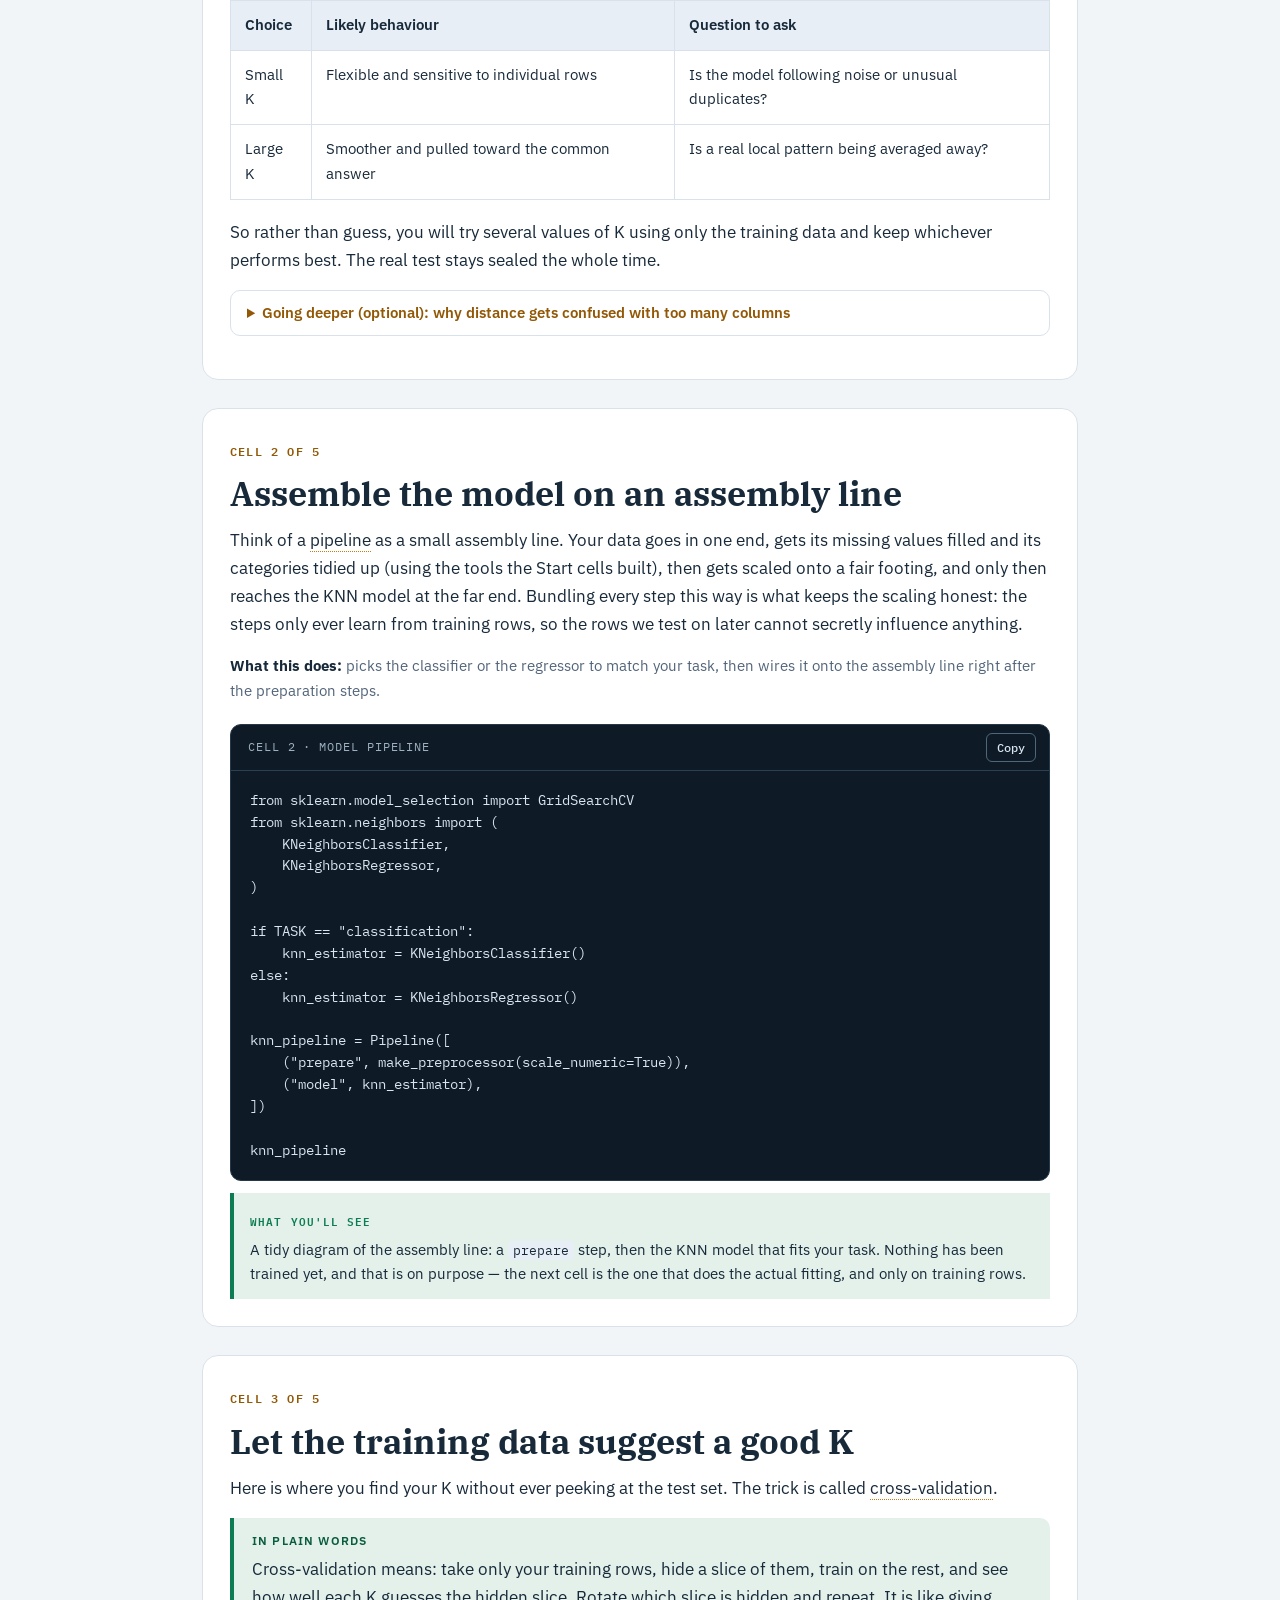
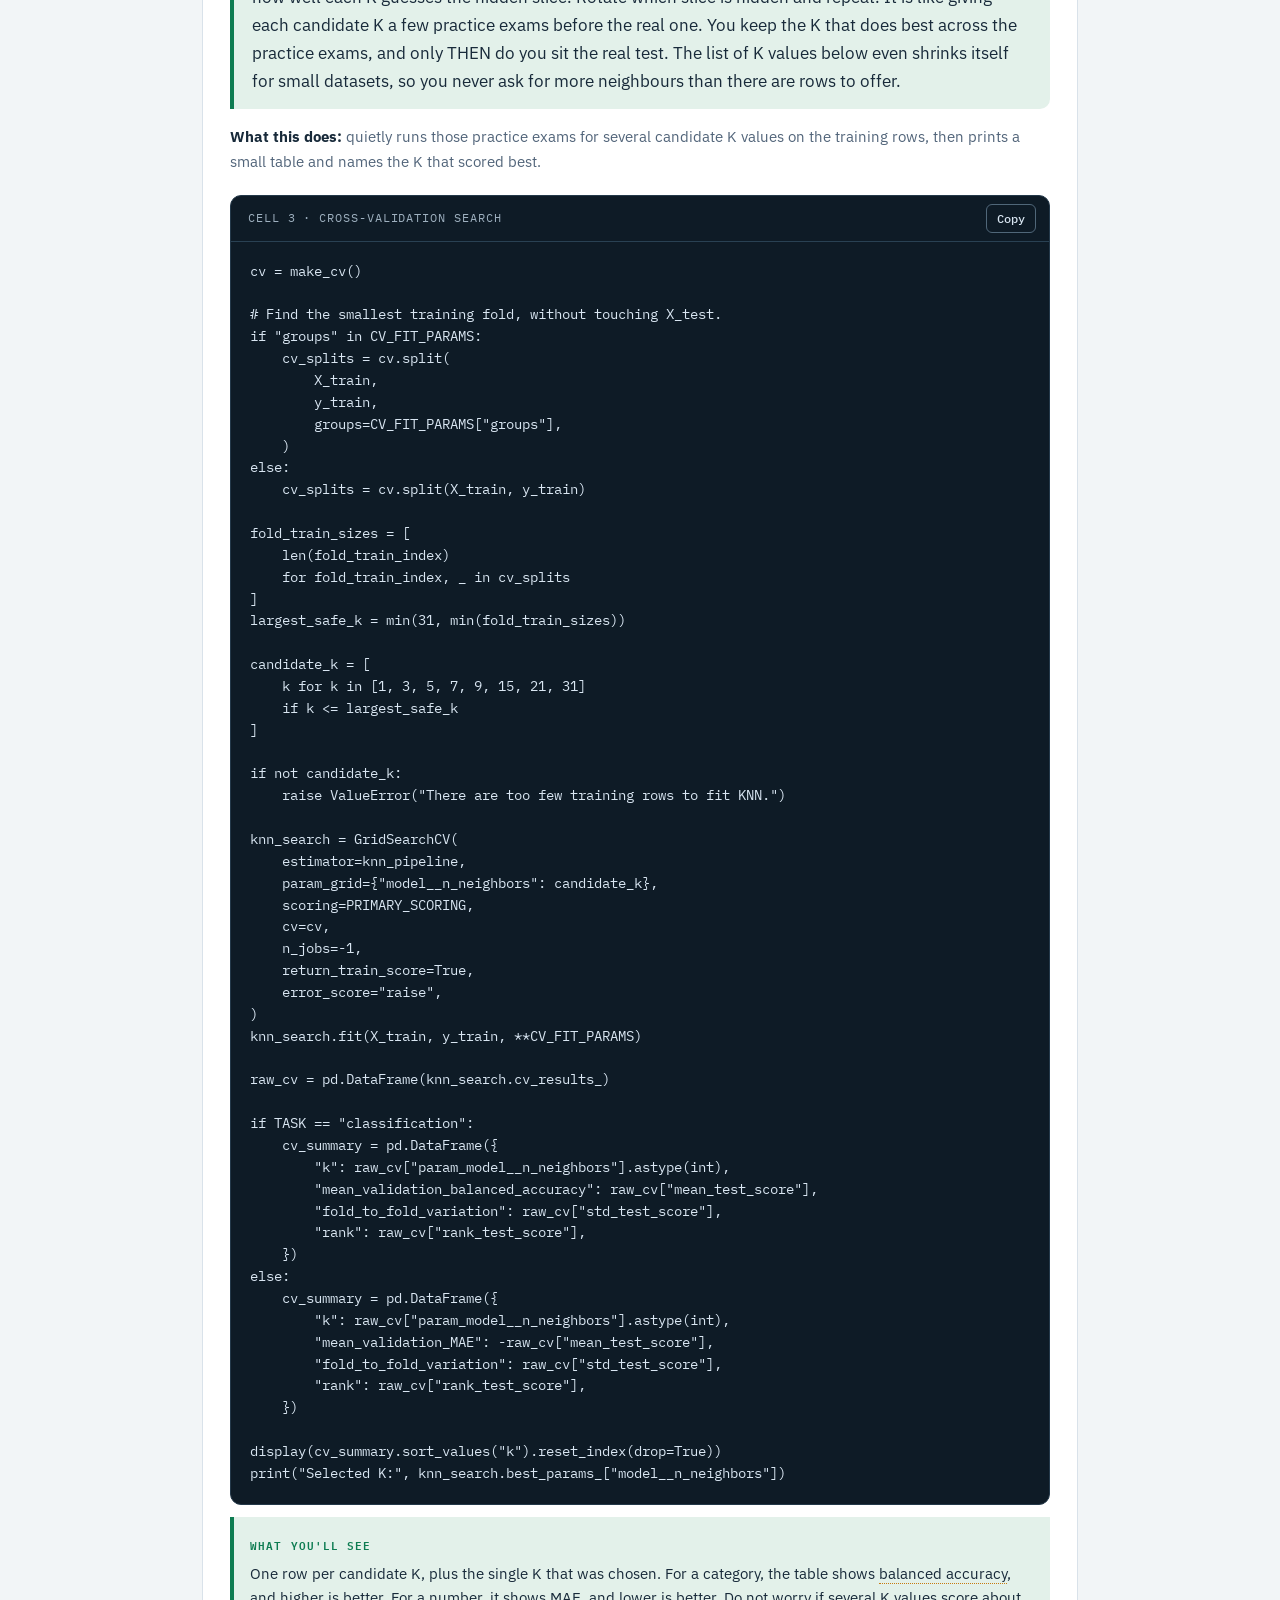
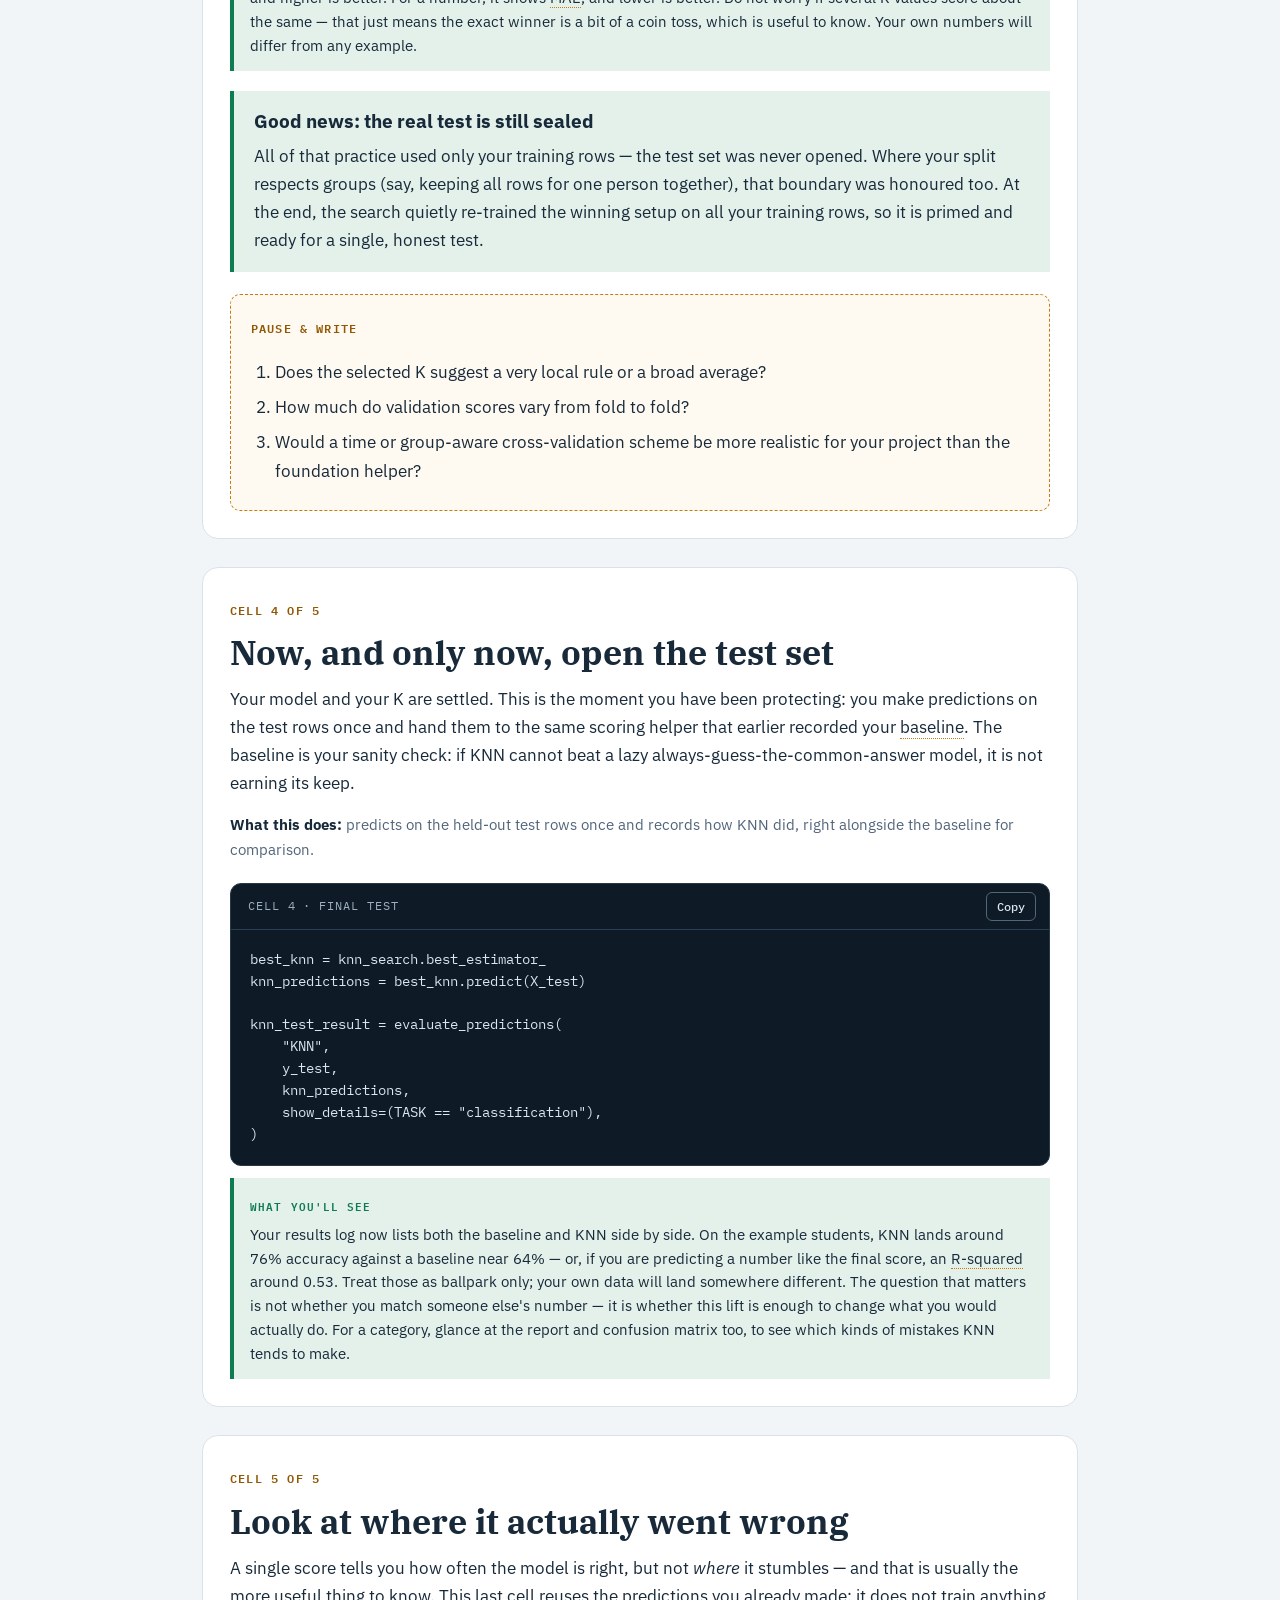
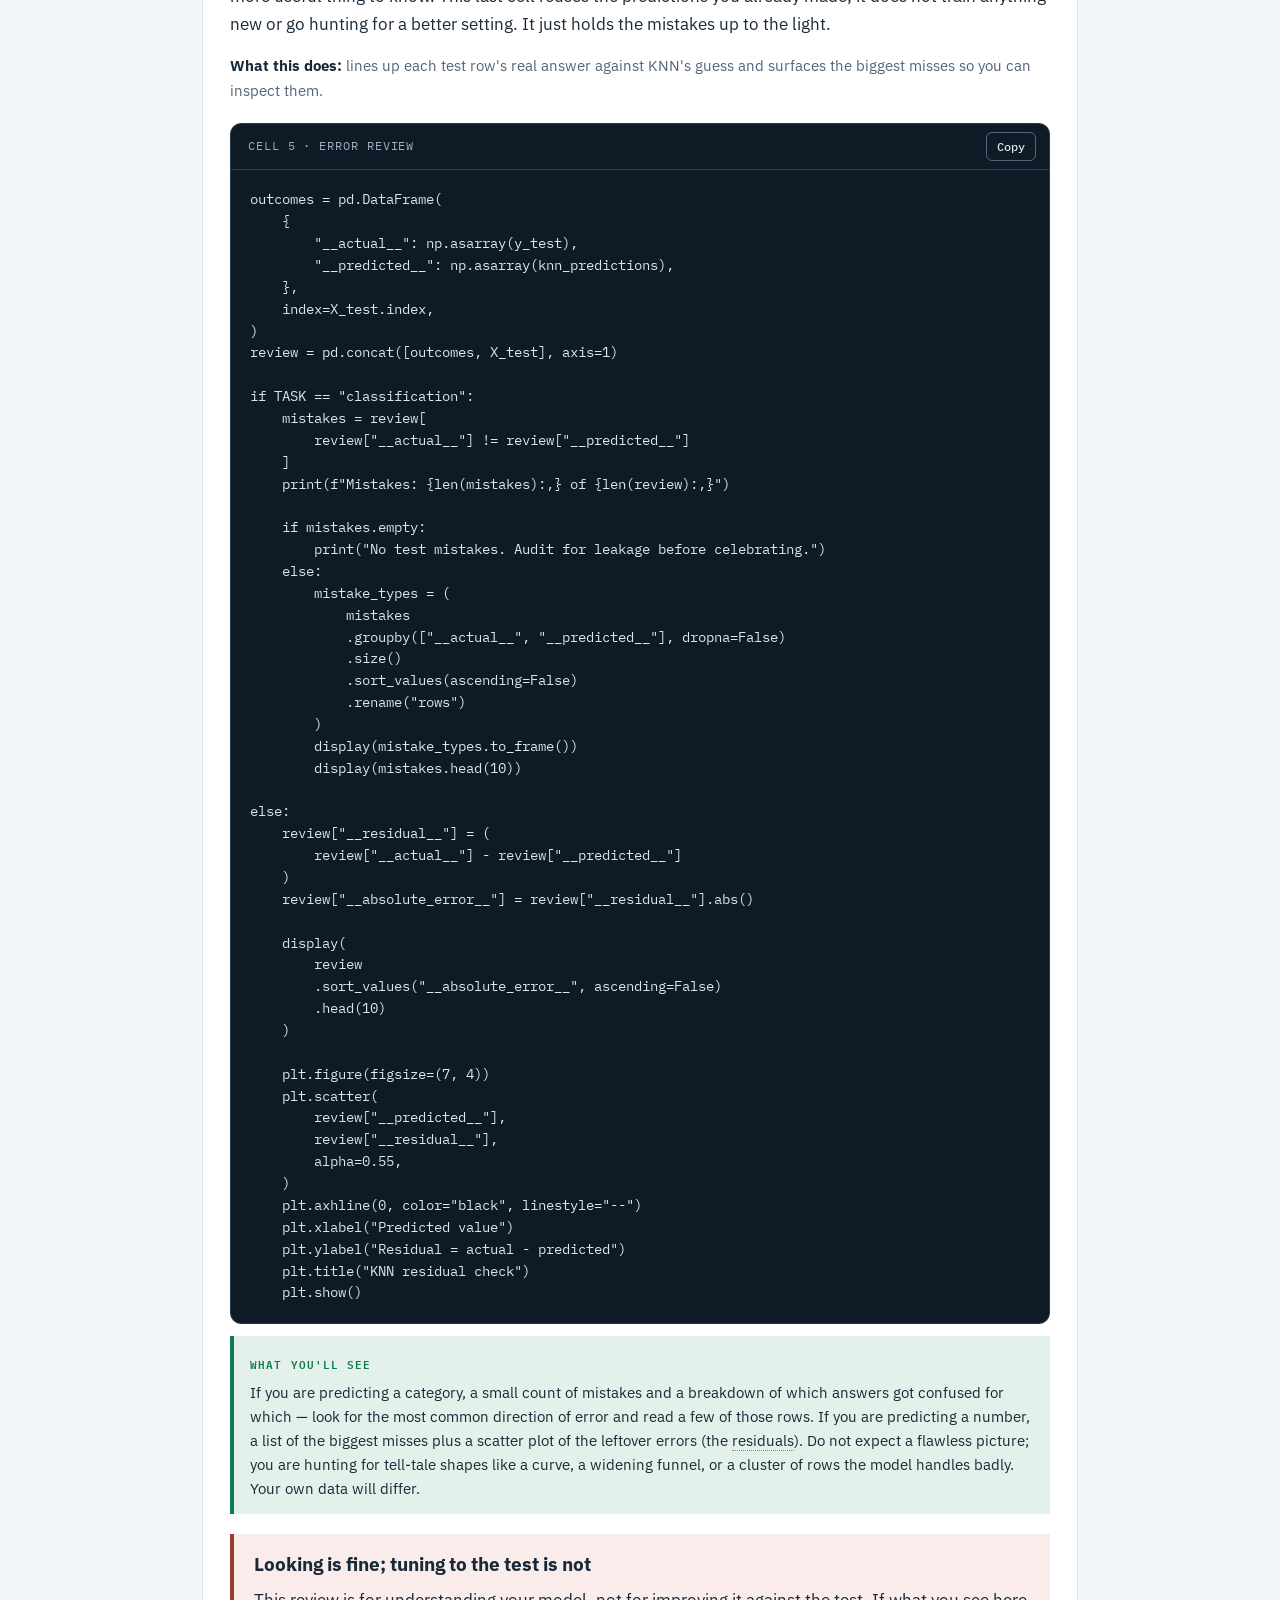
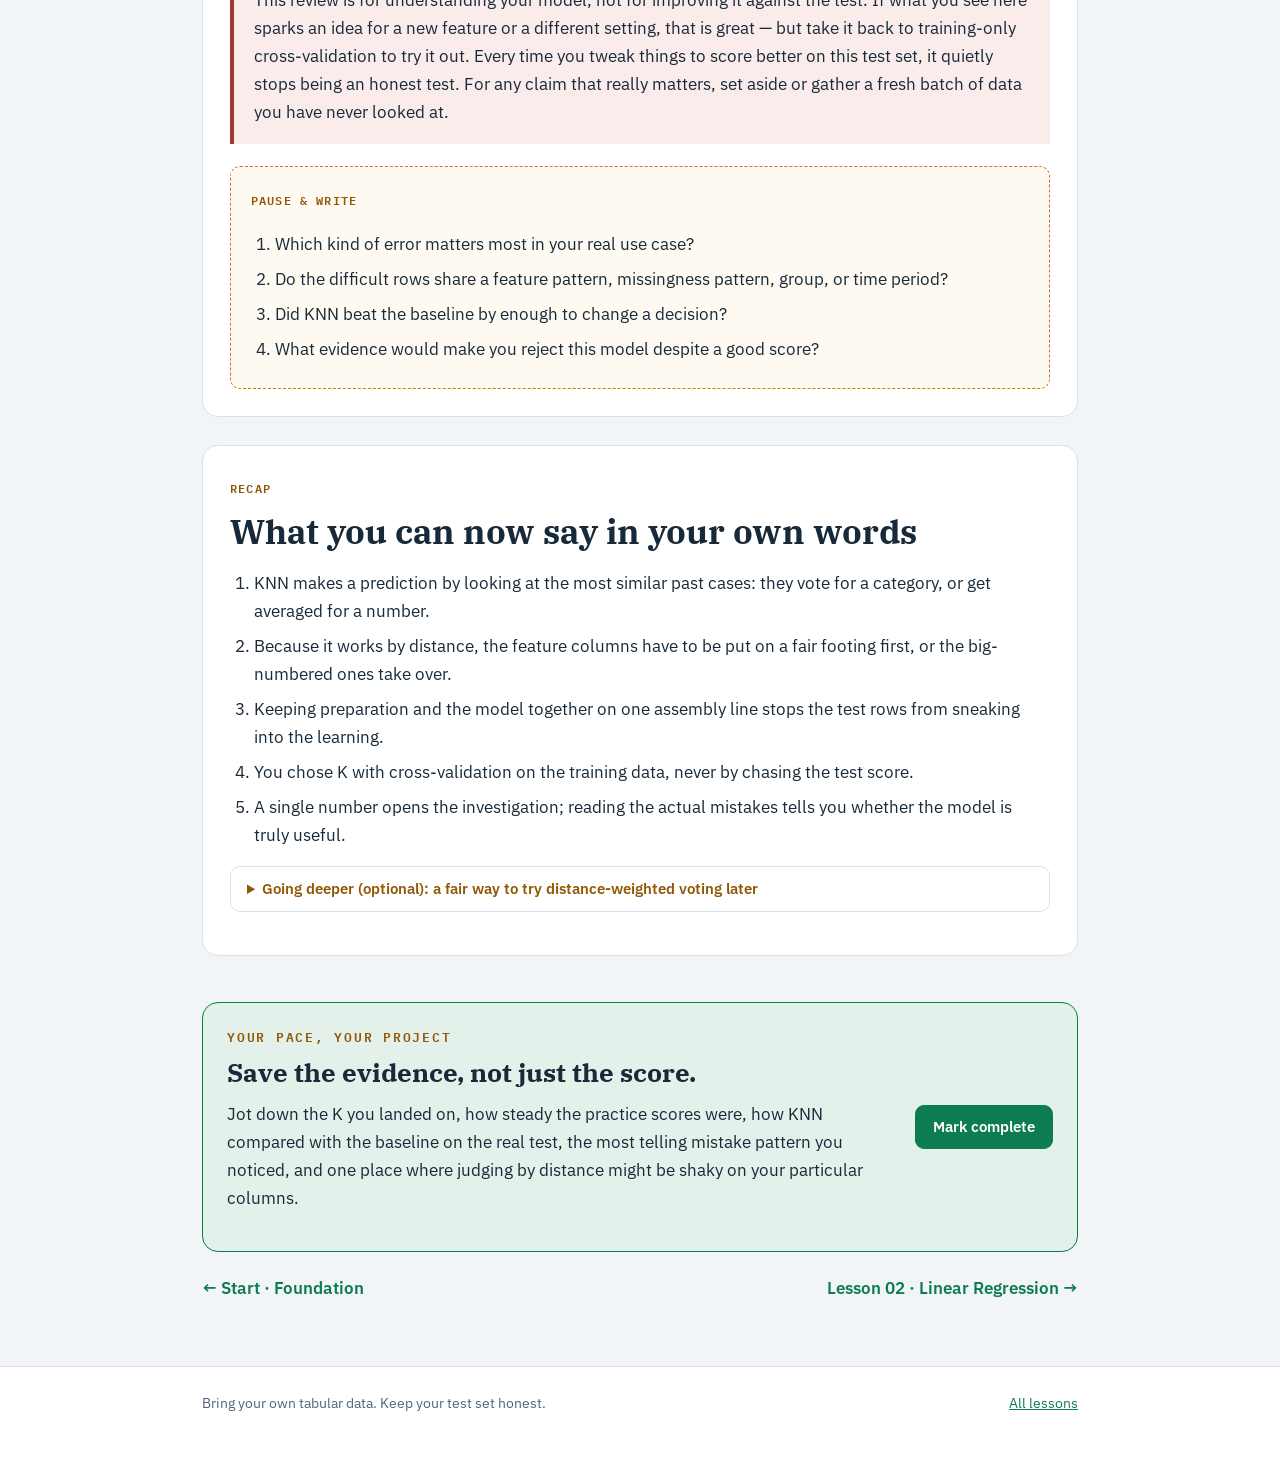
<file: knn/index.html>
<!DOCTYPE html>
<html lang="en">
<head>
  <meta charset="utf-8">
  <meta name="viewport" content="width=device-width, initial-scale=1">
  <title>K-Nearest Neighbours · Learn ML Models</title>
  <meta name="description" content="Use K-Nearest Neighbours on your own classification or regression dataset in Google Colab, with fold-safe scaling, cross-validation, and honest error review.">
  <link rel="preconnect" href="https://fonts.googleapis.com">
  <link rel="preconnect" href="https://fonts.gstatic.com" crossorigin>
  <link href="https://fonts.googleapis.com/css2?family=IBM+Plex+Mono:wght@400;500;600&amp;family=IBM+Plex+Sans:wght@400;500;600&amp;family=IBM+Plex+Serif:wght@500;600&amp;display=swap" rel="stylesheet">
  <link rel="stylesheet" href="../assets/course.css">
</head>
<body>
  <nav class="topbar" aria-label="Course navigation">
    <div class="topbar-inner">
      <a class="wordmark" href="../">LEARN<span>·</span>ML<span>·</span>MODELS</a>
      <span class="lesson-tag">LESSON 01 / KNN</span>
    </div>
  </nav>

  <header class="hero wrap">
    <p class="eyebrow">Classification + regression · your dataset</p>
    <h1>Let nearby examples make the prediction.</h1>
    <p class="lede">This lesson helps you make a prediction the most human way there is: to judge a new case, you look at the handful of past cases most like it and go with them. <strong>K-Nearest Neighbours</strong> does exactly that. When the answer is a category, the similar cases vote; when the answer is a number, you average them. You will put your features on a fair footing, let the training data suggest a good setting, and check the real test only at the very end.</p>
    <div class="meta-chips">
      <span class="chip">both supervised tasks</span>
      <span class="chip">scaling matters</span>
      <span class="chip">~30 minutes</span>
    </div>
  </header>

  <main class="wrap">
    <section class="scope-banner">
      <h3>Stay in the same notebook you already started</h3>
      <p>This lesson picks up right where <a href="../start/">Start with Your Problem</a> left off. Keep that same Colab notebook open and add the cells below underneath the ones you already ran. There is nothing to upload, split, or clean again — the Start cells already did all of that, and this lesson simply borrows their work.</p>
    </section>

    <section class="step">
      <span class="step-chip">IDEA 1</span>
      <h2>Ask the people most like you</h2>
      <p>Say you want to guess whether a new student passed. The simplest honest thing you can do is find the students most similar to them — similar hours studied, similar attendance, similar past marks — and see how those students did. That is the whole idea. We call those similar past students the <em class="term" title="The training rows most similar to the new case — its closest matches.">neighbours</em>, and KNN reads the answer straight off them.</p>
      <div class="idea-grid">
        <div class="idea-card">
          <h3>When the answer is a category</h3>
          <p>The neighbours vote. If most of the students most like this one passed, the guess is "passed". The most common answer among the neighbours wins.</p>
        </div>
        <div class="idea-card">
          <h3>When the answer is a number</h3>
          <p>The neighbours are averaged. To guess a new student's final score, take the scores of the most similar students and average them.</p>
        </div>
      </div>
      <p>Notice there is no clever formula to learn here. KNN simply keeps the training data and looks things up when asked, a bit like flipping back through old records. That is refreshingly simple, though it does mean predictions slow down as the pile of records grows.</p>
      <div class="callout">
        <h3>"Most similar" only makes sense if the columns are on a fair footing</h3>
        <p>To decide who is "similar", KNN measures distance across your feature columns. But imagine one column is <em>hours studied</em> (roughly 0 to 10) and another is <em>total minutes on the study app</em> (which could run into the thousands). The big column would drown out the small one entirely, just because its numbers happen to be larger — not because it matters more.</p>
        <div class="plain">
          <span>In plain words</span>
          <p><em class="term" title="Putting each numeric column onto the same scale so no single column dominates the distance just because its numbers are bigger.">Scaling</em> means rewriting each numeric column onto the same scale first, so every column gets a fair say. This lesson does that for you inside the pipeline, and — this is the careful part — it learns the scaling from the training rows only, never from the rows it will be tested on.</p>
        </div>
      </div>
    </section>

    <section class="step">
      <span class="step-chip">CELL 1 OF 5</span>
      <h2>A quick safety check before we begin</h2>
      <p>Colab sometimes forgets everything if it has been idle or restarted. This first cell is just a friendly nudge that confirms the six Start cells are still in memory — it works the same whether you are predicting a category or a number. If it complains, no harm done: click <strong>Runtime → Run all</strong> to re-run the whole notebook, then come back and try again.</p>
      <p class="does"><strong>What this does:</strong> checks that the names the Start cells created are still available, and prints your task and data sizes so you know it is safe to continue.</p>
      <div class="codecard">
        <div class="codecard-head">
          <span>CELL 1 · READINESS CHECK</span>
          <button class="copy" type="button">Copy</button>
        </div>
        <pre><code>required_names = [
    "TASK", "RANDOM_STATE",
    "X_train", "X_test", "y_train", "y_test",
    "make_preprocessor", "make_cv", "CV_FIT_PARAMS",
    "PRIMARY_SCORING", "evaluate_predictions", "results_log",
]
missing_names = [name for name in required_names if name not in globals()]

if missing_names:
    raise RuntimeError(
        "Run the foundation cells first. Missing: "
        + ", ".join(missing_names)
    )

if TASK not in {"classification", "regression"}:
    raise ValueError("KNN needs TASK to be classification or regression.")

print("Task:", TASK)
print("Training shape:", X_train.shape)
print("Testing shape: ", X_test.shape)
print("The test set stays closed while K is selected.")</code></pre>
      </div>
      <div class="checkpoint">
        <span>WHAT YOU'LL SEE</span>
        <p>A short printout naming your task (classification or regression) and the number of rows in your training and test sets — for the example students that is a few hundred rows, but your own data will differ. If nothing prints and you instead see a red error asking for the Start cells, that is the safety check doing its job: run the notebook top to bottom and return. If the shapes look wrong or surprising, go back to the split cell rather than working around it here.</p>
      </div>
    </section>

    <section class="step">
      <span class="step-chip">DECISION</span>
      <h2>How many neighbours should you ask?</h2>
      <p>The <em class="term" title="The number of nearest neighbours the model consults for each prediction. The 'K' in K-Nearest Neighbours.">K</em> in K-Nearest Neighbours is simply <em>how many</em> of the most similar past cases you consult. Ask just one neighbour and you copy whatever that single closest case did. Ask twenty-one and you go with the mood of a small crowd. Neither extreme is automatically right, so it helps to picture what each end feels like.</p>
      <div class="plain">
        <span>In plain words</span>
        <p>A small K listens closely to the one or two nearest cases, so it reacts to every quirk. A large K averages over a bigger group, so it is calmer but can smooth away a genuine local pattern. There is no single right K — you will let the training data suggest one in a moment.</p>
      </div>
      <div class="tablewrap">
        <table>
          <thead>
            <tr>
              <th>Choice</th>
              <th>Likely behaviour</th>
              <th>Question to ask</th>
            </tr>
          </thead>
          <tbody>
            <tr>
              <td>Small K</td>
              <td>Flexible and sensitive to individual rows</td>
              <td>Is the model following noise or unusual duplicates?</td>
            </tr>
            <tr>
              <td>Large K</td>
              <td>Smoother and pulled toward the common answer</td>
              <td>Is a real local pattern being averaged away?</td>
            </tr>
          </tbody>
        </table>
      </div>
      <p>So rather than guess, you will try several values of K using only the training data and keep whichever performs best. The real test stays sealed the whole time.</p>
      <details class="deep">
        <summary>Going deeper (optional): why distance gets confused with too many columns</summary>
        <p>When you have a great many feature columns, a strange thing happens: almost every row starts to look about equally far from every other row, so "nearest" stops meaning much. This is often called the curse of dimensionality. ID-like columns, categories with hundreds of possible values, and piles of weak columns can make a nearest-neighbour model both slow and unhelpful. In practice, choosing a handful of columns that genuinely matter helps far more than searching over a wider range of K.</p>
      </details>
    </section>

    <section class="step">
      <span class="step-chip">CELL 2 OF 5</span>
      <h2>Assemble the model on an assembly line</h2>
      <p>Think of a <em class="term" title="A single object that chains the data-preparation steps and the model together, so they always run in the same order and only ever learn from training rows.">pipeline</em> as a small assembly line. Your data goes in one end, gets its missing values filled and its categories tidied up (using the tools the Start cells built), then gets scaled onto a fair footing, and only then reaches the KNN model at the far end. Bundling every step this way is what keeps the scaling honest: the steps only ever learn from training rows, so the rows we test on later cannot secretly influence anything.</p>
      <p class="does"><strong>What this does:</strong> picks the classifier or the regressor to match your task, then wires it onto the assembly line right after the preparation steps.</p>
      <div class="codecard">
        <div class="codecard-head">
          <span>CELL 2 · MODEL PIPELINE</span>
          <button class="copy" type="button">Copy</button>
        </div>
        <pre><code>from sklearn.model_selection import GridSearchCV
from sklearn.neighbors import (
    KNeighborsClassifier,
    KNeighborsRegressor,
)

if TASK == "classification":
    knn_estimator = KNeighborsClassifier()
else:
    knn_estimator = KNeighborsRegressor()

knn_pipeline = Pipeline([
    ("prepare", make_preprocessor(scale_numeric=True)),
    ("model", knn_estimator),
])

knn_pipeline</code></pre>
      </div>
      <div class="checkpoint">
        <span>WHAT YOU'LL SEE</span>
        <p>A tidy diagram of the assembly line: a <code>prepare</code> step, then the KNN model that fits your task. Nothing has been trained yet, and that is on purpose — the next cell is the one that does the actual fitting, and only on training rows.</p>
      </div>
    </section>

    <section class="step">
      <span class="step-chip">CELL 3 OF 5</span>
      <h2>Let the training data suggest a good K</h2>
      <p>Here is where you find your K without ever peeking at the test set. The trick is called <em class="term" title="Split the training rows into a few parts; repeatedly train on most parts and check on the held-out part. This estimates how a setting performs before you ever touch the real test.">cross-validation</em>.</p>
      <div class="plain">
        <span>In plain words</span>
        <p>Cross-validation means: take only your training rows, hide a slice of them, train on the rest, and see how well each K guesses the hidden slice. Rotate which slice is hidden and repeat. It is like giving each candidate K a few practice exams before the real one. You keep the K that does best across the practice exams, and only THEN do you sit the real test. The list of K values below even shrinks itself for small datasets, so you never ask for more neighbours than there are rows to offer.</p>
      </div>
      <p class="does"><strong>What this does:</strong> quietly runs those practice exams for several candidate K values on the training rows, then prints a small table and names the K that scored best.</p>
      <div class="codecard">
        <div class="codecard-head">
          <span>CELL 3 · CROSS-VALIDATION SEARCH</span>
          <button class="copy" type="button">Copy</button>
        </div>
        <pre><code>cv = make_cv()

# Find the smallest training fold, without touching X_test.
if "groups" in CV_FIT_PARAMS:
    cv_splits = cv.split(
        X_train,
        y_train,
        groups=CV_FIT_PARAMS["groups"],
    )
else:
    cv_splits = cv.split(X_train, y_train)

fold_train_sizes = [
    len(fold_train_index)
    for fold_train_index, _ in cv_splits
]
largest_safe_k = min(31, min(fold_train_sizes))

candidate_k = [
    k for k in [1, 3, 5, 7, 9, 15, 21, 31]
    if k &lt;= largest_safe_k
]

if not candidate_k:
    raise ValueError("There are too few training rows to fit KNN.")

knn_search = GridSearchCV(
    estimator=knn_pipeline,
    param_grid={"model__n_neighbors": candidate_k},
    scoring=PRIMARY_SCORING,
    cv=cv,
    n_jobs=-1,
    return_train_score=True,
    error_score="raise",
)
knn_search.fit(X_train, y_train, **CV_FIT_PARAMS)

raw_cv = pd.DataFrame(knn_search.cv_results_)

if TASK == "classification":
    cv_summary = pd.DataFrame({
        "k": raw_cv["param_model__n_neighbors"].astype(int),
        "mean_validation_balanced_accuracy": raw_cv["mean_test_score"],
        "fold_to_fold_variation": raw_cv["std_test_score"],
        "rank": raw_cv["rank_test_score"],
    })
else:
    cv_summary = pd.DataFrame({
        "k": raw_cv["param_model__n_neighbors"].astype(int),
        "mean_validation_MAE": -raw_cv["mean_test_score"],
        "fold_to_fold_variation": raw_cv["std_test_score"],
        "rank": raw_cv["rank_test_score"],
    })

display(cv_summary.sort_values("k").reset_index(drop=True))
print("Selected K:", knn_search.best_params_["model__n_neighbors"])</code></pre>
      </div>
      <div class="checkpoint">
        <span>WHAT YOU'LL SEE</span>
        <p>One row per candidate K, plus the single K that was chosen. For a category, the table shows <em class="term" title="Accuracy that treats each class fairly, even when one class is much more common than another — so a lazy 'always guess the common answer' model cannot look good.">balanced accuracy</em>, and higher is better. For a number, it shows <em class="term" title="Mean absolute error: on average, how far off the predictions are, in the same units as what you are predicting. Smaller is better.">MAE</em>, and lower is better. Do not worry if several K values score about the same — that just means the exact winner is a bit of a coin toss, which is useful to know. Your own numbers will differ from any example.</p>
      </div>
      <div class="callout green">
        <h3>Good news: the real test is still sealed</h3>
        <p>All of that practice used only your training rows — the test set was never opened. Where your split respects groups (say, keeping all rows for one person together), that boundary was honoured too. At the end, the search quietly re-trained the winning setup on all your training rows, so it is primed and ready for a single, honest test.</p>
      </div>
      <div class="reflection">
        <span>PAUSE &amp; WRITE</span>
        <ol>
          <li>Does the selected K suggest a very local rule or a broad average?</li>
          <li>How much do validation scores vary from fold to fold?</li>
          <li>Would a time or group-aware cross-validation scheme be more realistic for your project than the foundation helper?</li>
        </ol>
      </div>
    </section>

    <section class="step">
      <span class="step-chip">CELL 4 OF 5</span>
      <h2>Now, and only now, open the test set</h2>
      <p>Your model and your K are settled. This is the moment you have been protecting: you make predictions on the test rows once and hand them to the same scoring helper that earlier recorded your <em class="term" title="A deliberately simple 'do the obvious thing' prediction — like always guessing the most common class — that any real model should beat to be worth using.">baseline</em>. The baseline is your sanity check: if KNN cannot beat a lazy always-guess-the-common-answer model, it is not earning its keep.</p>
      <p class="does"><strong>What this does:</strong> predicts on the held-out test rows once and records how KNN did, right alongside the baseline for comparison.</p>
      <div class="codecard">
        <div class="codecard-head">
          <span>CELL 4 · FINAL TEST</span>
          <button class="copy" type="button">Copy</button>
        </div>
        <pre><code>best_knn = knn_search.best_estimator_
knn_predictions = best_knn.predict(X_test)

knn_test_result = evaluate_predictions(
    "KNN",
    y_test,
    knn_predictions,
    show_details=(TASK == "classification"),
)</code></pre>
      </div>
      <div class="checkpoint">
        <span>WHAT YOU'LL SEE</span>
        <p>Your results log now lists both the baseline and KNN side by side. On the example students, KNN lands around 76% accuracy against a baseline near 64% — or, if you are predicting a number like the final score, an <em class="term" title="R-squared: how much of the ups and downs in the real values your model explains, from 0 (no better than guessing the average) toward 1 (perfect). Higher is better.">R-squared</em> around 0.53. Treat those as ballpark only; your own data will land somewhere different. The question that matters is not whether you match someone else's number — it is whether this lift is enough to change what you would actually do. For a category, glance at the report and confusion matrix too, to see which kinds of mistakes KNN tends to make.</p>
      </div>
    </section>

    <section class="step">
      <span class="step-chip">CELL 5 OF 5</span>
      <h2>Look at where it actually went wrong</h2>
      <p>A single score tells you how often the model is right, but not <em>where</em> it stumbles — and that is usually the more useful thing to know. This last cell reuses the predictions you already made; it does not train anything new or go hunting for a better setting. It just holds the mistakes up to the light.</p>
      <p class="does"><strong>What this does:</strong> lines up each test row's real answer against KNN's guess and surfaces the biggest misses so you can inspect them.</p>
      <div class="codecard">
        <div class="codecard-head">
          <span>CELL 5 · ERROR REVIEW</span>
          <button class="copy" type="button">Copy</button>
        </div>
        <pre><code>outcomes = pd.DataFrame(
    {
        "__actual__": np.asarray(y_test),
        "__predicted__": np.asarray(knn_predictions),
    },
    index=X_test.index,
)
review = pd.concat([outcomes, X_test], axis=1)

if TASK == "classification":
    mistakes = review[
        review["__actual__"] != review["__predicted__"]
    ]
    print(f"Mistakes: {len(mistakes):,} of {len(review):,}")

    if mistakes.empty:
        print("No test mistakes. Audit for leakage before celebrating.")
    else:
        mistake_types = (
            mistakes
            .groupby(["__actual__", "__predicted__"], dropna=False)
            .size()
            .sort_values(ascending=False)
            .rename("rows")
        )
        display(mistake_types.to_frame())
        display(mistakes.head(10))

else:
    review["__residual__"] = (
        review["__actual__"] - review["__predicted__"]
    )
    review["__absolute_error__"] = review["__residual__"].abs()

    display(
        review
        .sort_values("__absolute_error__", ascending=False)
        .head(10)
    )

    plt.figure(figsize=(7, 4))
    plt.scatter(
        review["__predicted__"],
        review["__residual__"],
        alpha=0.55,
    )
    plt.axhline(0, color="black", linestyle="--")
    plt.xlabel("Predicted value")
    plt.ylabel("Residual = actual - predicted")
    plt.title("KNN residual check")
    plt.show()</code></pre>
      </div>
      <div class="checkpoint">
        <span>WHAT YOU'LL SEE</span>
        <p>If you are predicting a category, a small count of mistakes and a breakdown of which answers got confused for which — look for the most common direction of error and read a few of those rows. If you are predicting a number, a list of the biggest misses plus a scatter plot of the leftover errors (the <em class="term" title="Residual: the real value minus the predicted value — simply how far off each guess was, and in which direction.">residuals</em>). Do not expect a flawless picture; you are hunting for tell-tale shapes like a curve, a widening funnel, or a cluster of rows the model handles badly. Your own data will differ.</p>
      </div>
      <div class="callout danger">
        <h3>Looking is fine; tuning to the test is not</h3>
        <p>This review is for understanding your model, not for improving it against the test. If what you see here sparks an idea for a new feature or a different setting, that is great — but take it back to training-only cross-validation to try it out. Every time you tweak things to score better on this test set, it quietly stops being an honest test. For any claim that really matters, set aside or gather a fresh batch of data you have never looked at.</p>
      </div>
      <div class="reflection">
        <span>PAUSE &amp; WRITE</span>
        <ol>
          <li>Which kind of error matters most in your real use case?</li>
          <li>Do the difficult rows share a feature pattern, missingness pattern, group, or time period?</li>
          <li>Did KNN beat the baseline by enough to change a decision?</li>
          <li>What evidence would make you reject this model despite a good score?</li>
        </ol>
      </div>
    </section>

    <section class="step">
      <span class="step-chip">RECAP</span>
      <h2>What you can now say in your own words</h2>
      <ol>
        <li>KNN makes a prediction by looking at the most similar past cases: they vote for a category, or get averaged for a number.</li>
        <li>Because it works by distance, the feature columns have to be put on a fair footing first, or the big-numbered ones take over.</li>
        <li>Keeping preparation and the model together on one assembly line stops the test rows from sneaking into the learning.</li>
        <li>You chose K with cross-validation on the training data, never by chasing the test score.</li>
        <li>A single number opens the investigation; reading the actual mistakes tells you whether the model is truly useful.</li>
      </ol>
      <details class="deep">
        <summary>Going deeper (optional): a fair way to try distance-weighted voting later</summary>
        <p>By default every neighbour gets an equal say. You could instead let closer neighbours count for more. On a future dataset or a freshly set-aside batch of data, compare the two by adding <code>"model__weights": ["uniform", "distance"]</code> to the training-only search. Remind yourself that this is a genuinely new question to test — so decide it with cross-validation, and keep your final set-aside data closed until the very end.</p>
      </details>
    </section>

    <section class="completion-card">
      <div>
        <p class="eyebrow">YOUR PACE, YOUR PROJECT</p>
        <h2>Save the evidence, not just the score.</h2>
        <p>Jot down the K you landed on, how steady the practice scores were, how KNN compared with the baseline on the real test, the most telling mistake pattern you noticed, and one place where judging by distance might be shaky on your particular columns.</p>
      </div>
      <button class="complete-button" type="button" data-complete="knn">Mark complete</button>
    </section>

    <nav class="lesson-nav" aria-label="Previous and next lessons">
      <a href="../start/">← Start · Foundation</a>
      <a href="../linear-regression/">Lesson 02 · Linear Regression →</a>
    </nav>
  </main>

  <footer>
    <div class="foot-inner">
      <span>Bring your own tabular data. Keep your test set honest.</span>
      <a href="../">All lessons</a>
    </div>
  </footer>
  <script src="../assets/course.js"></script>
</body>
</html>
</file>
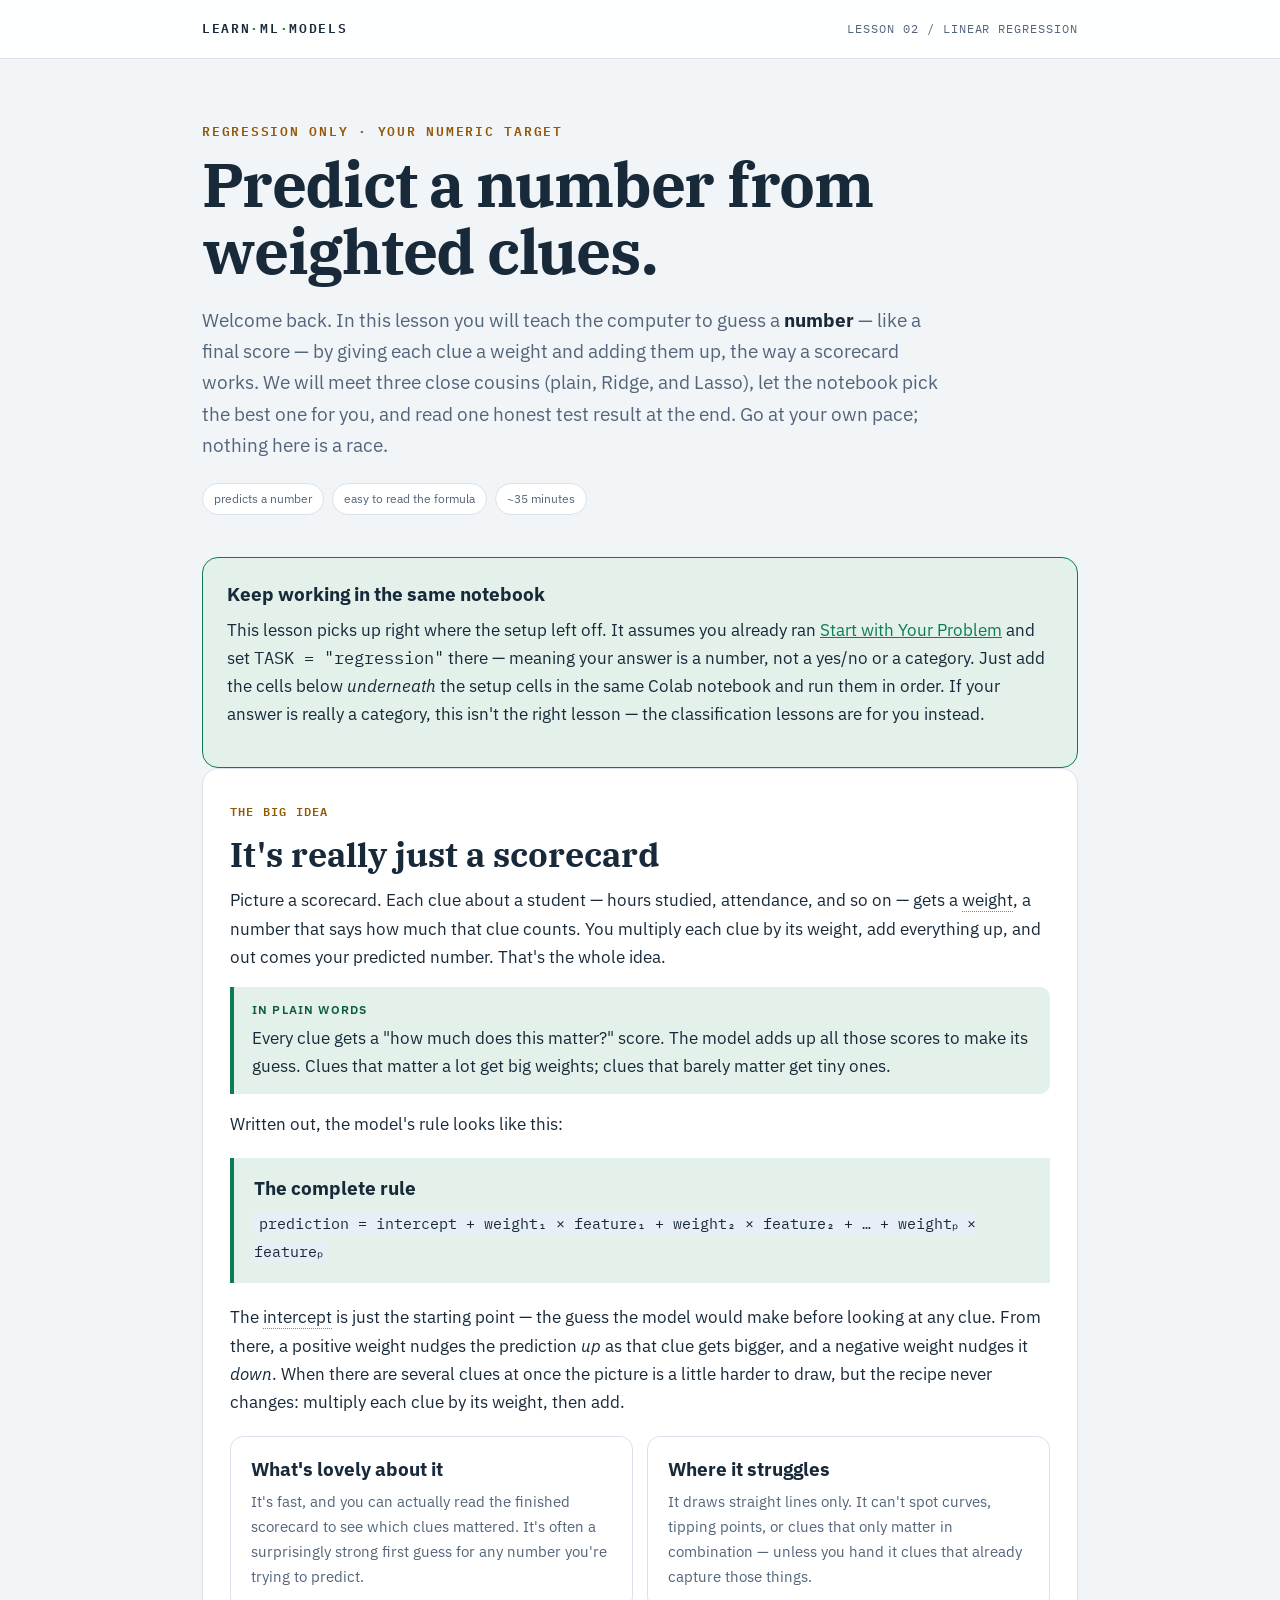
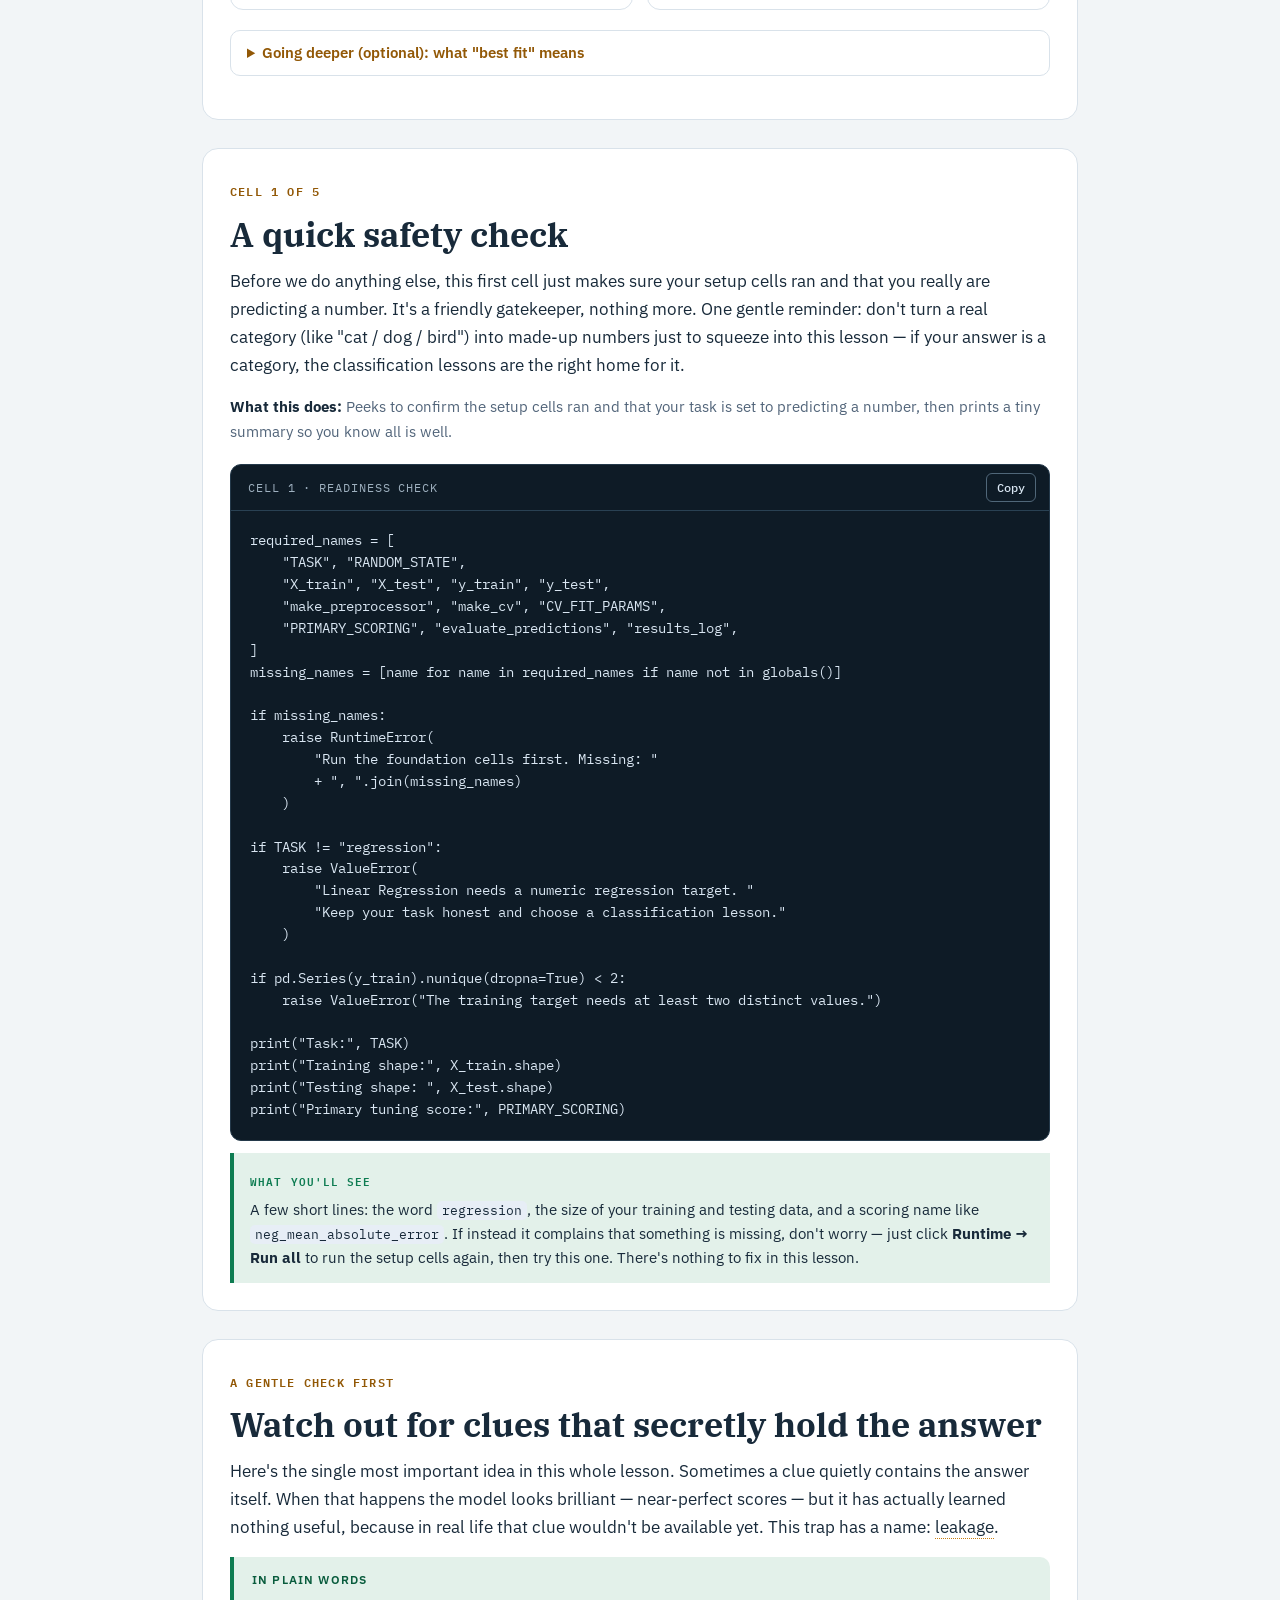
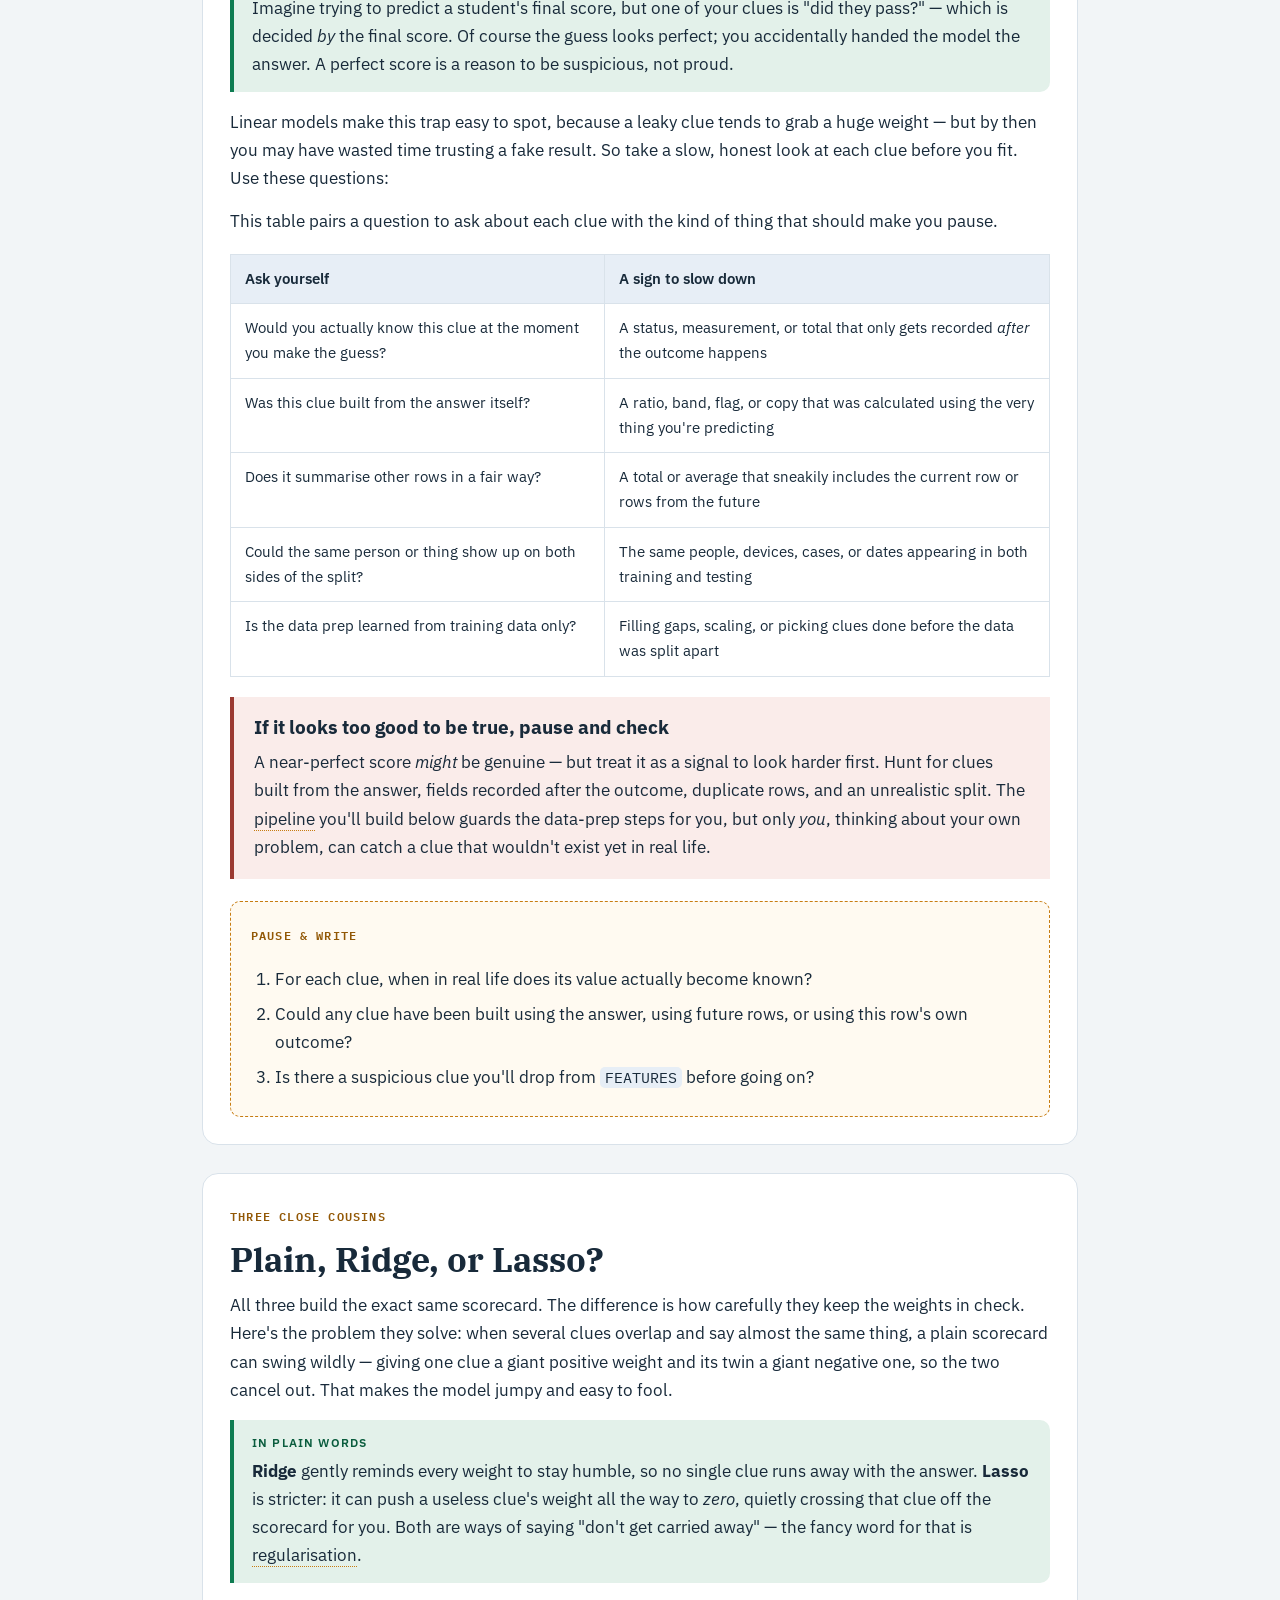
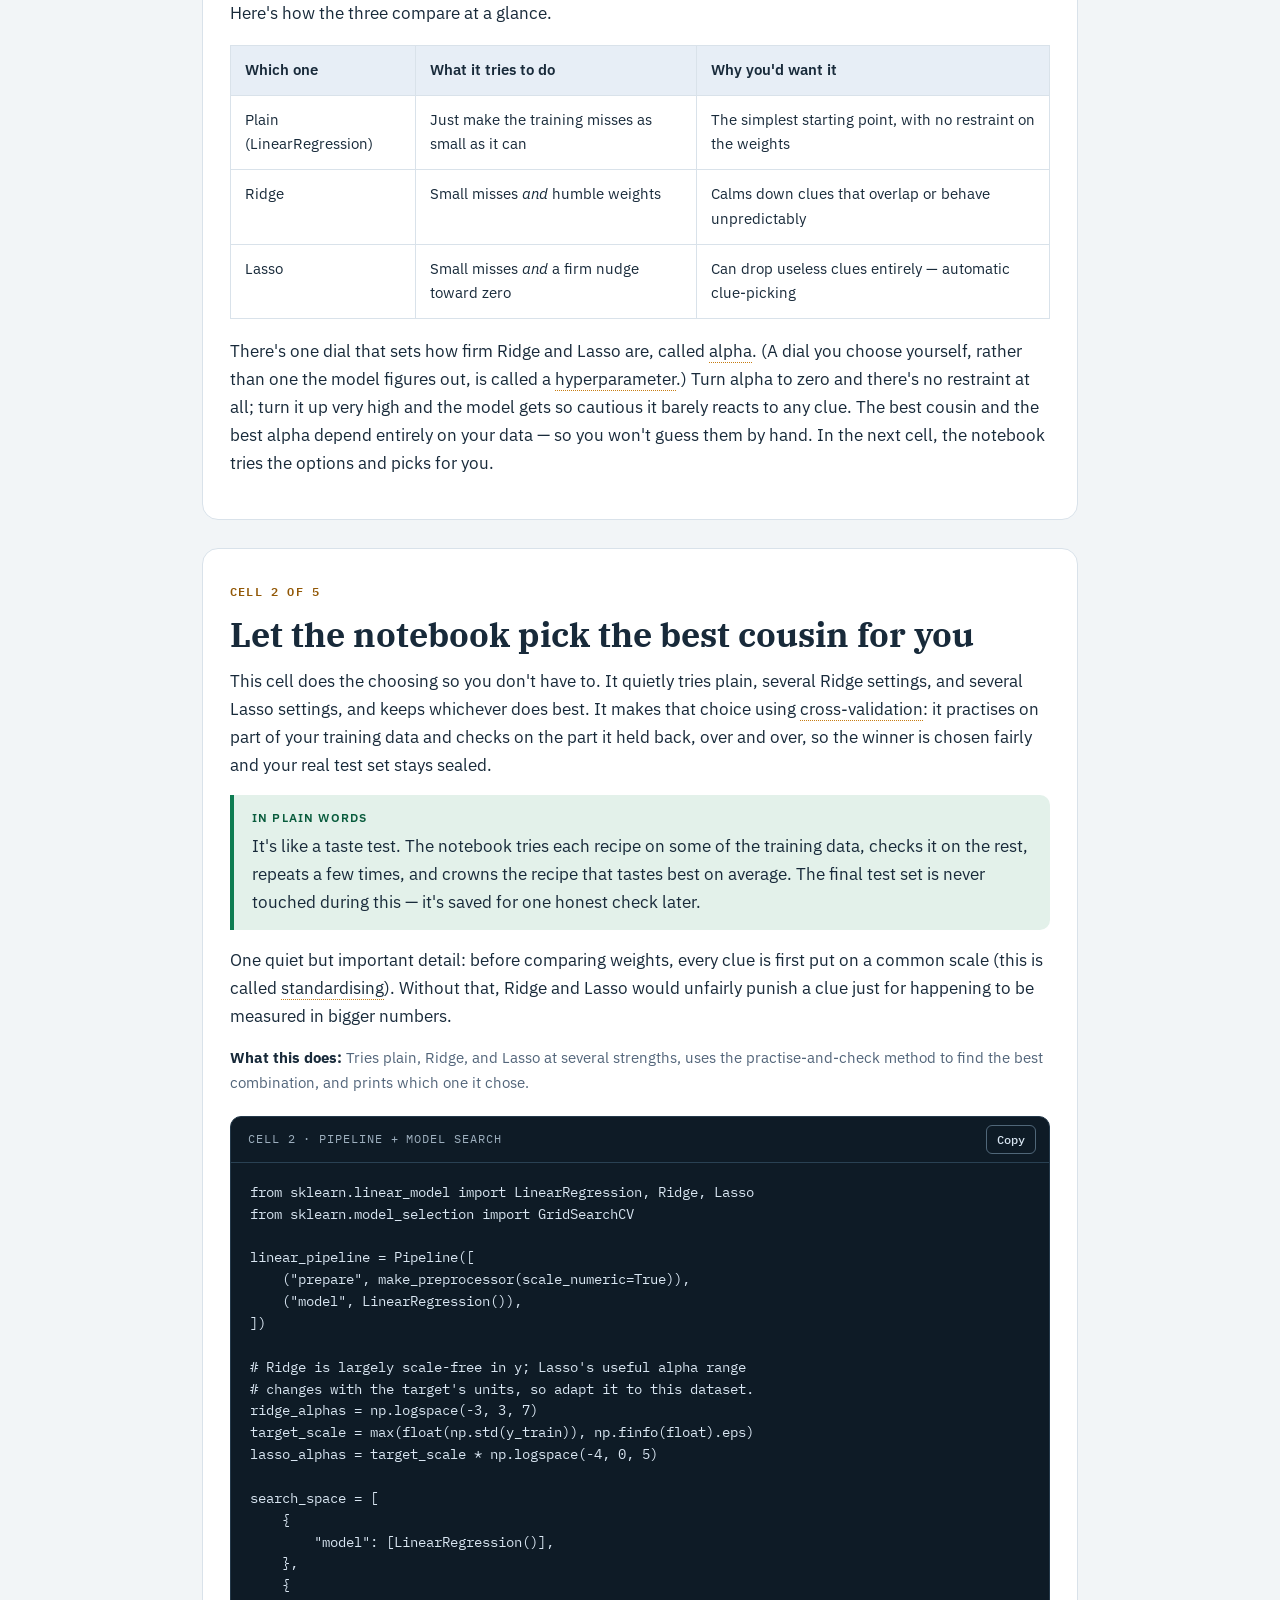
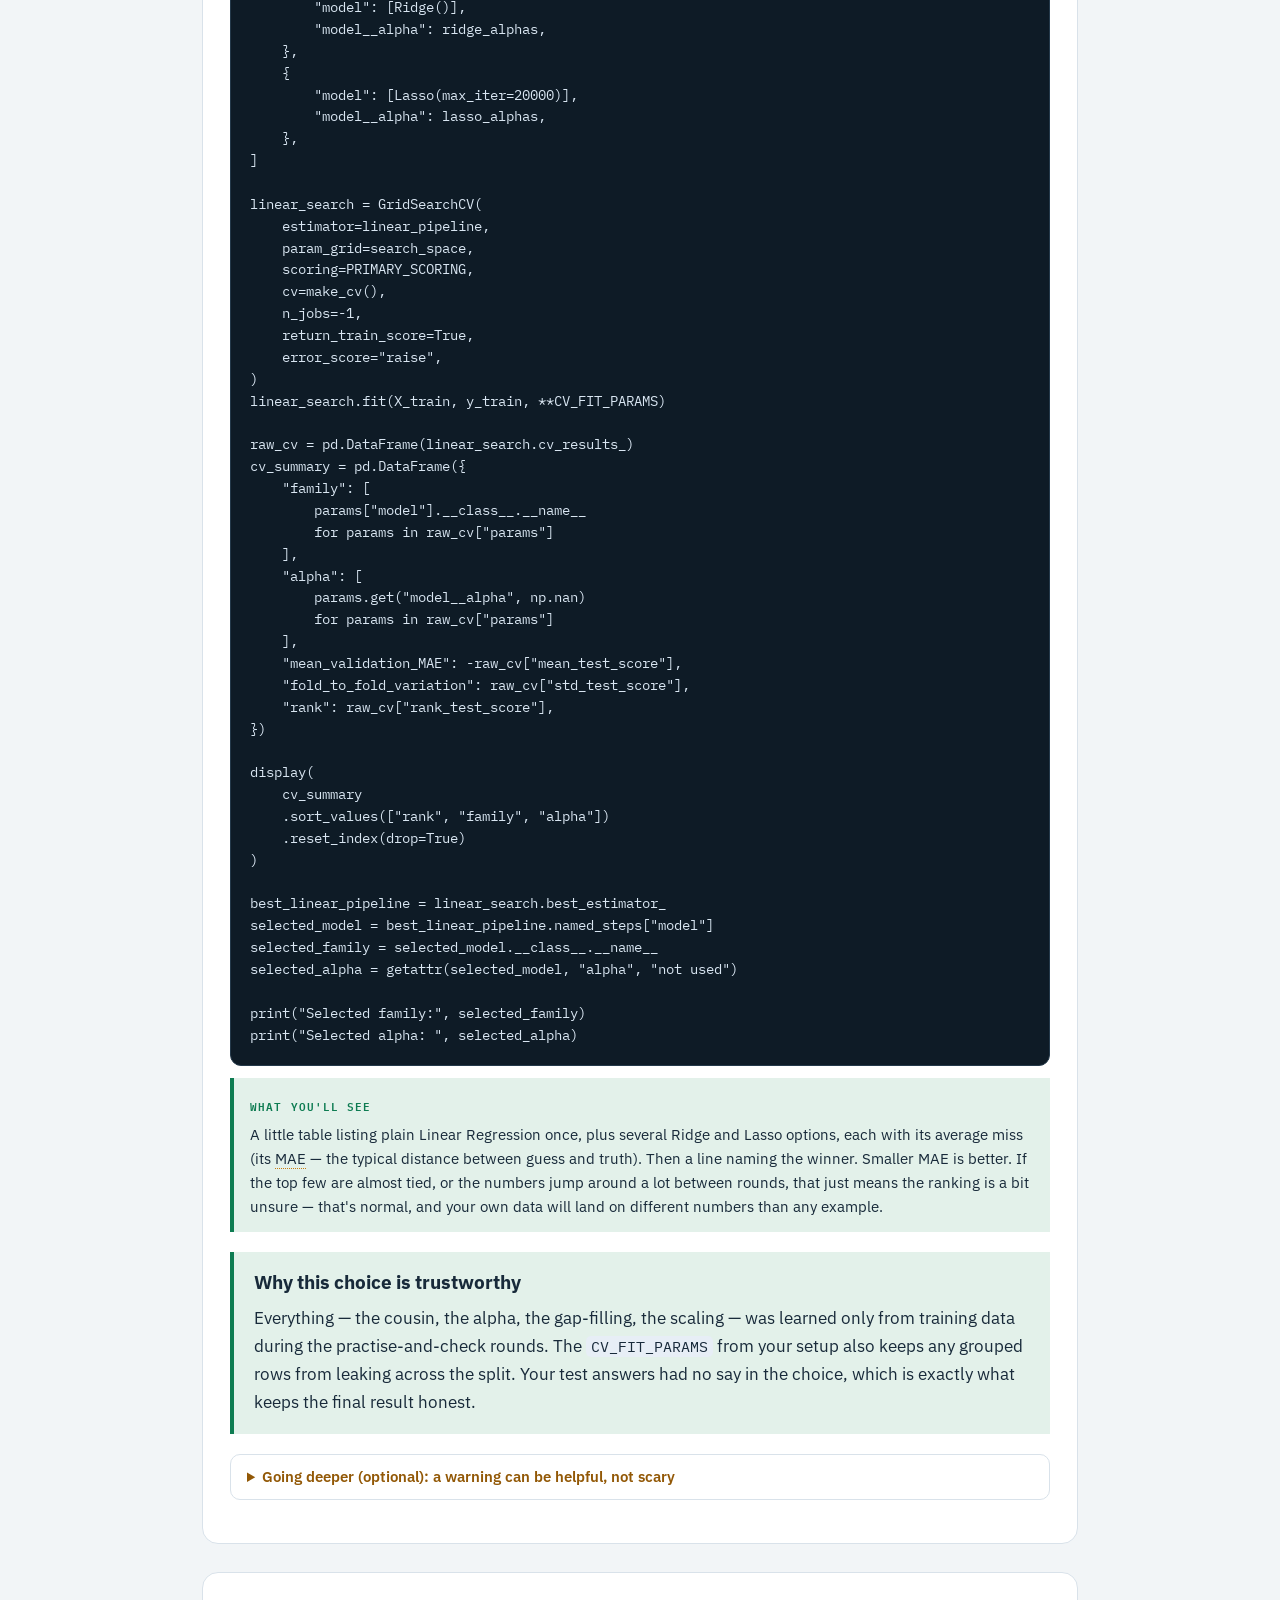
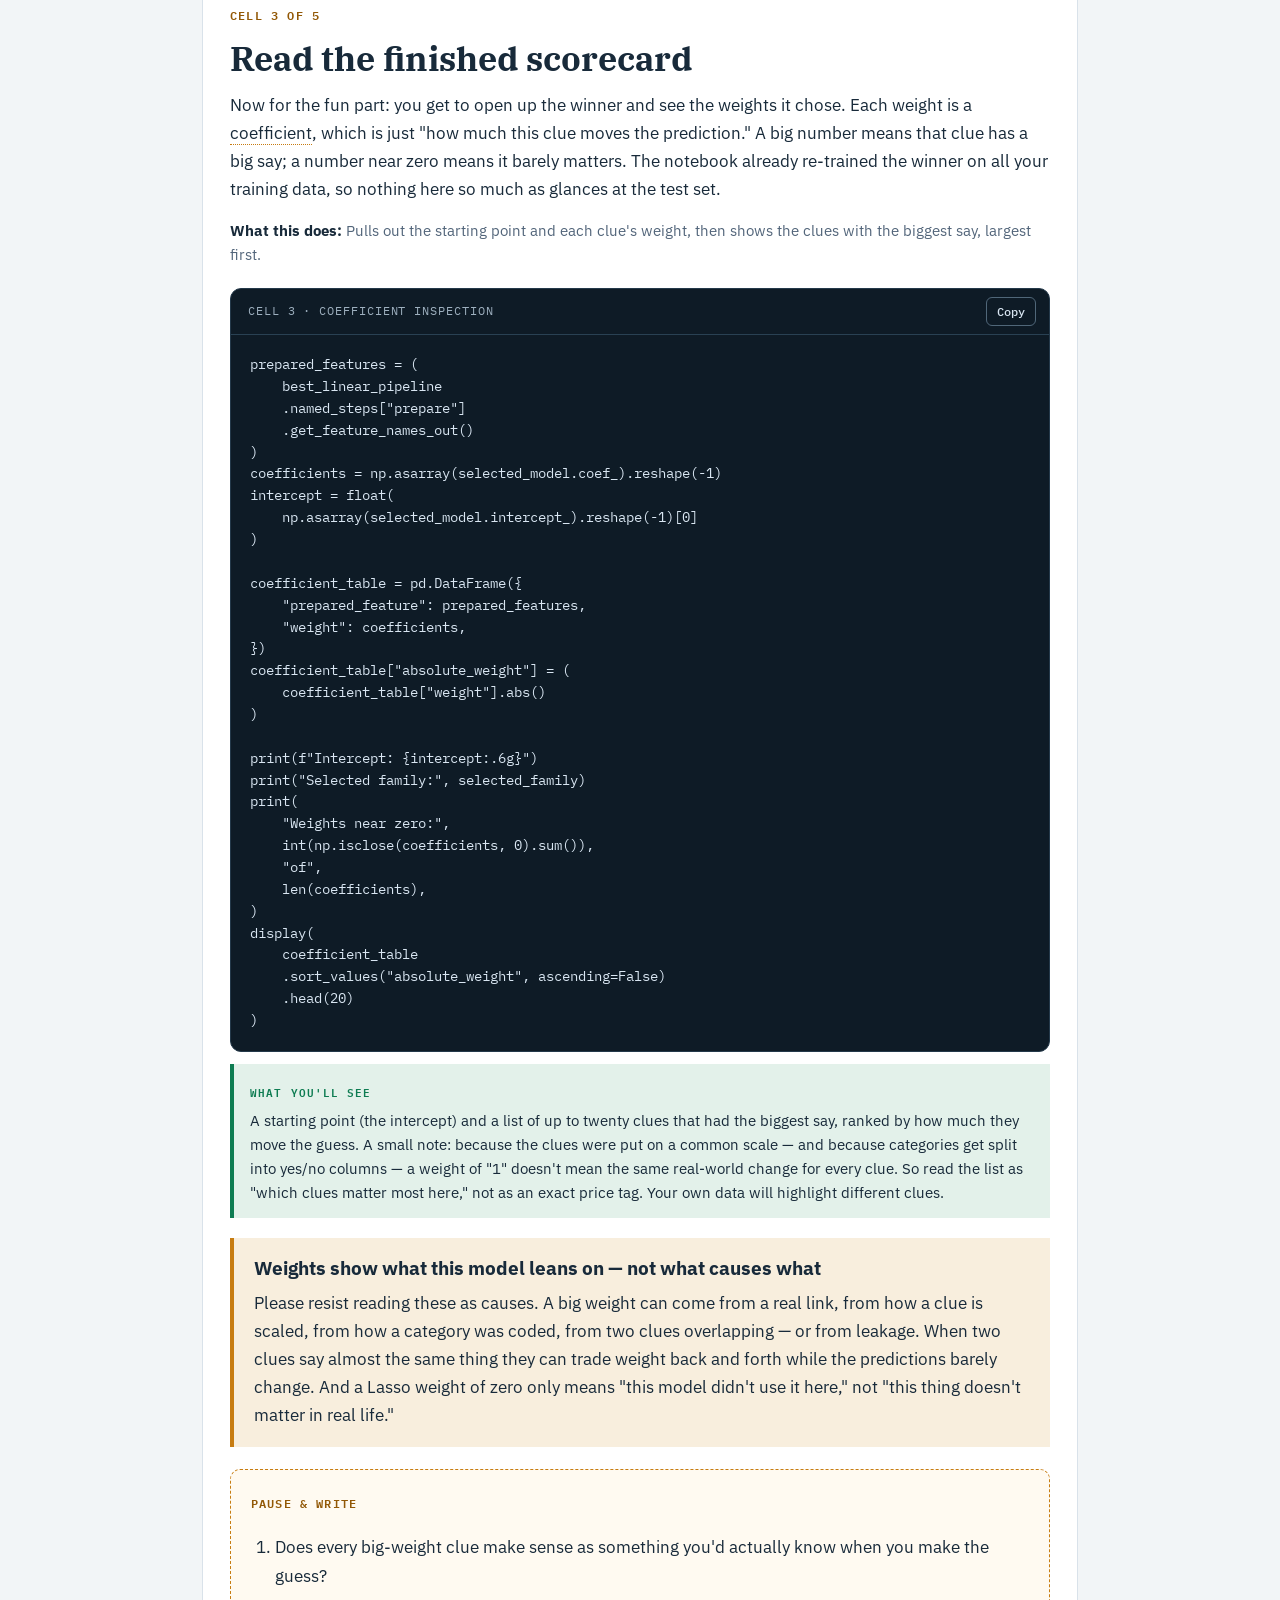
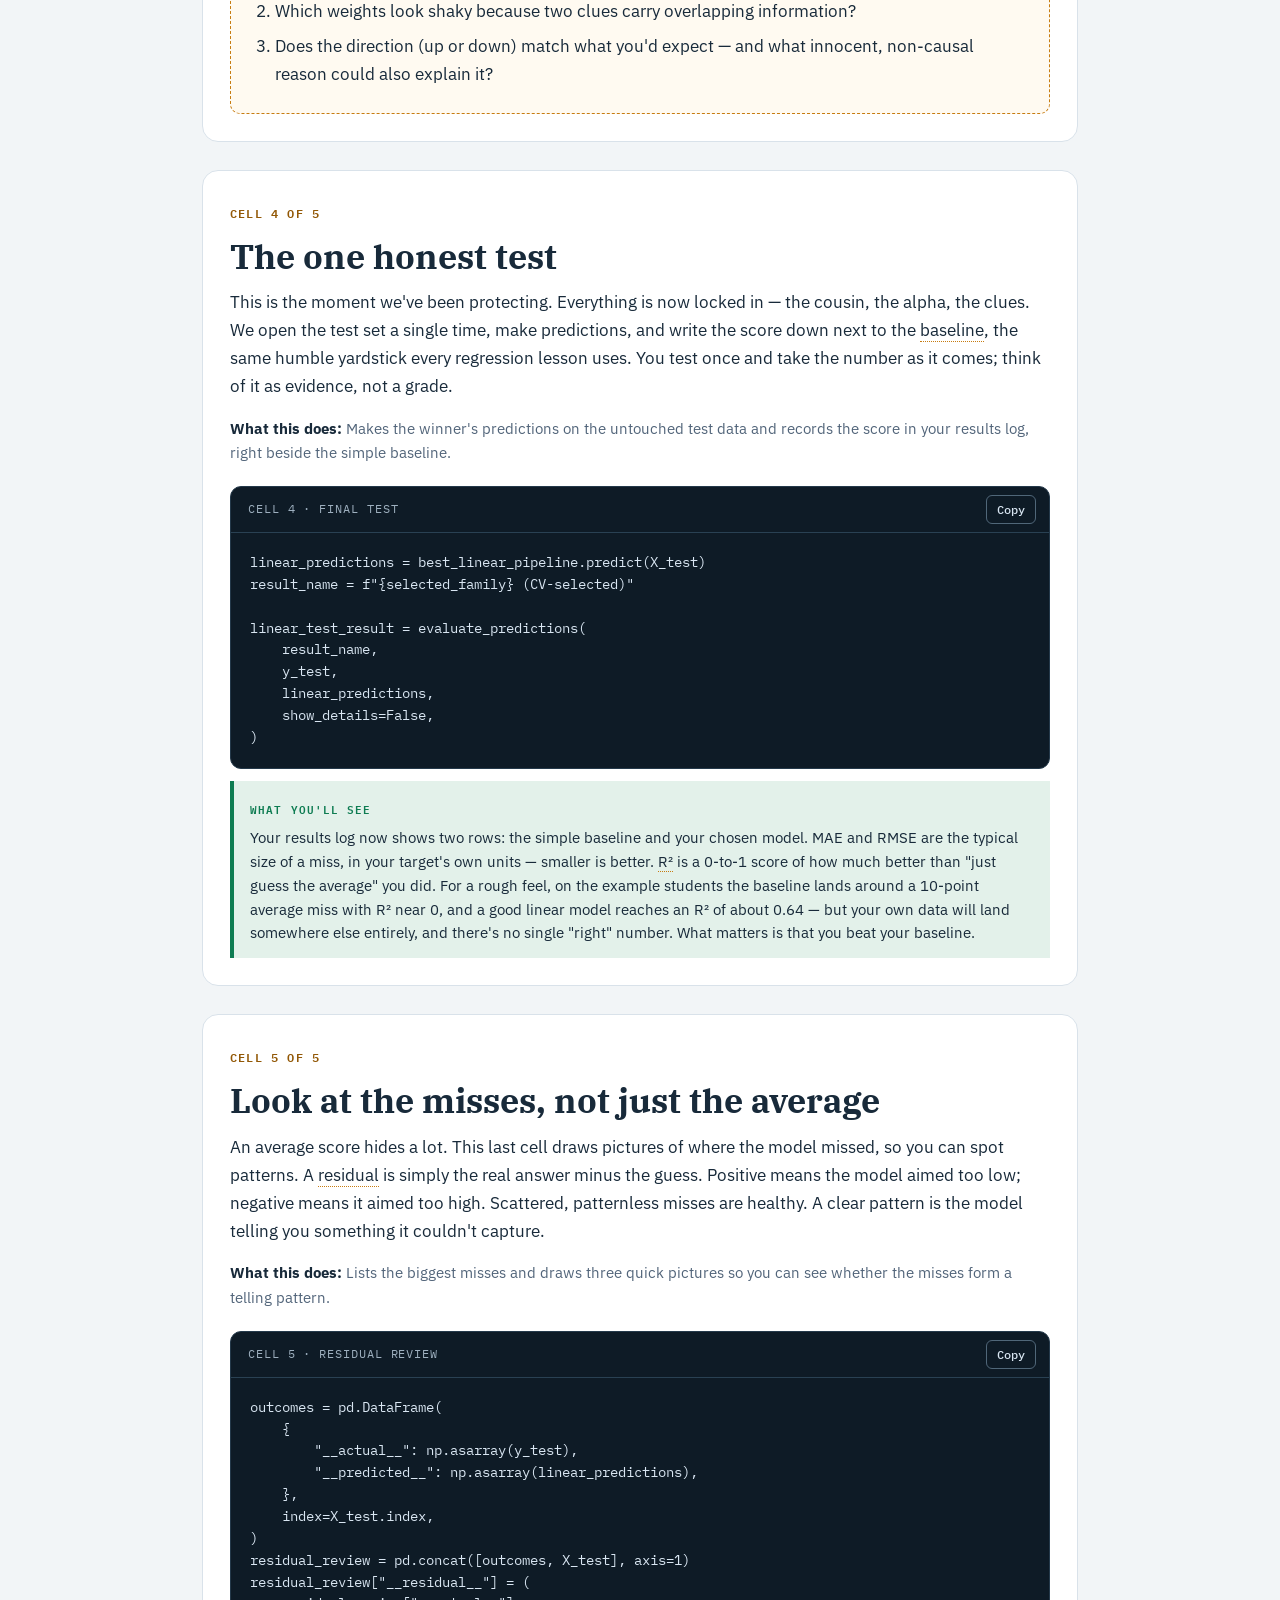
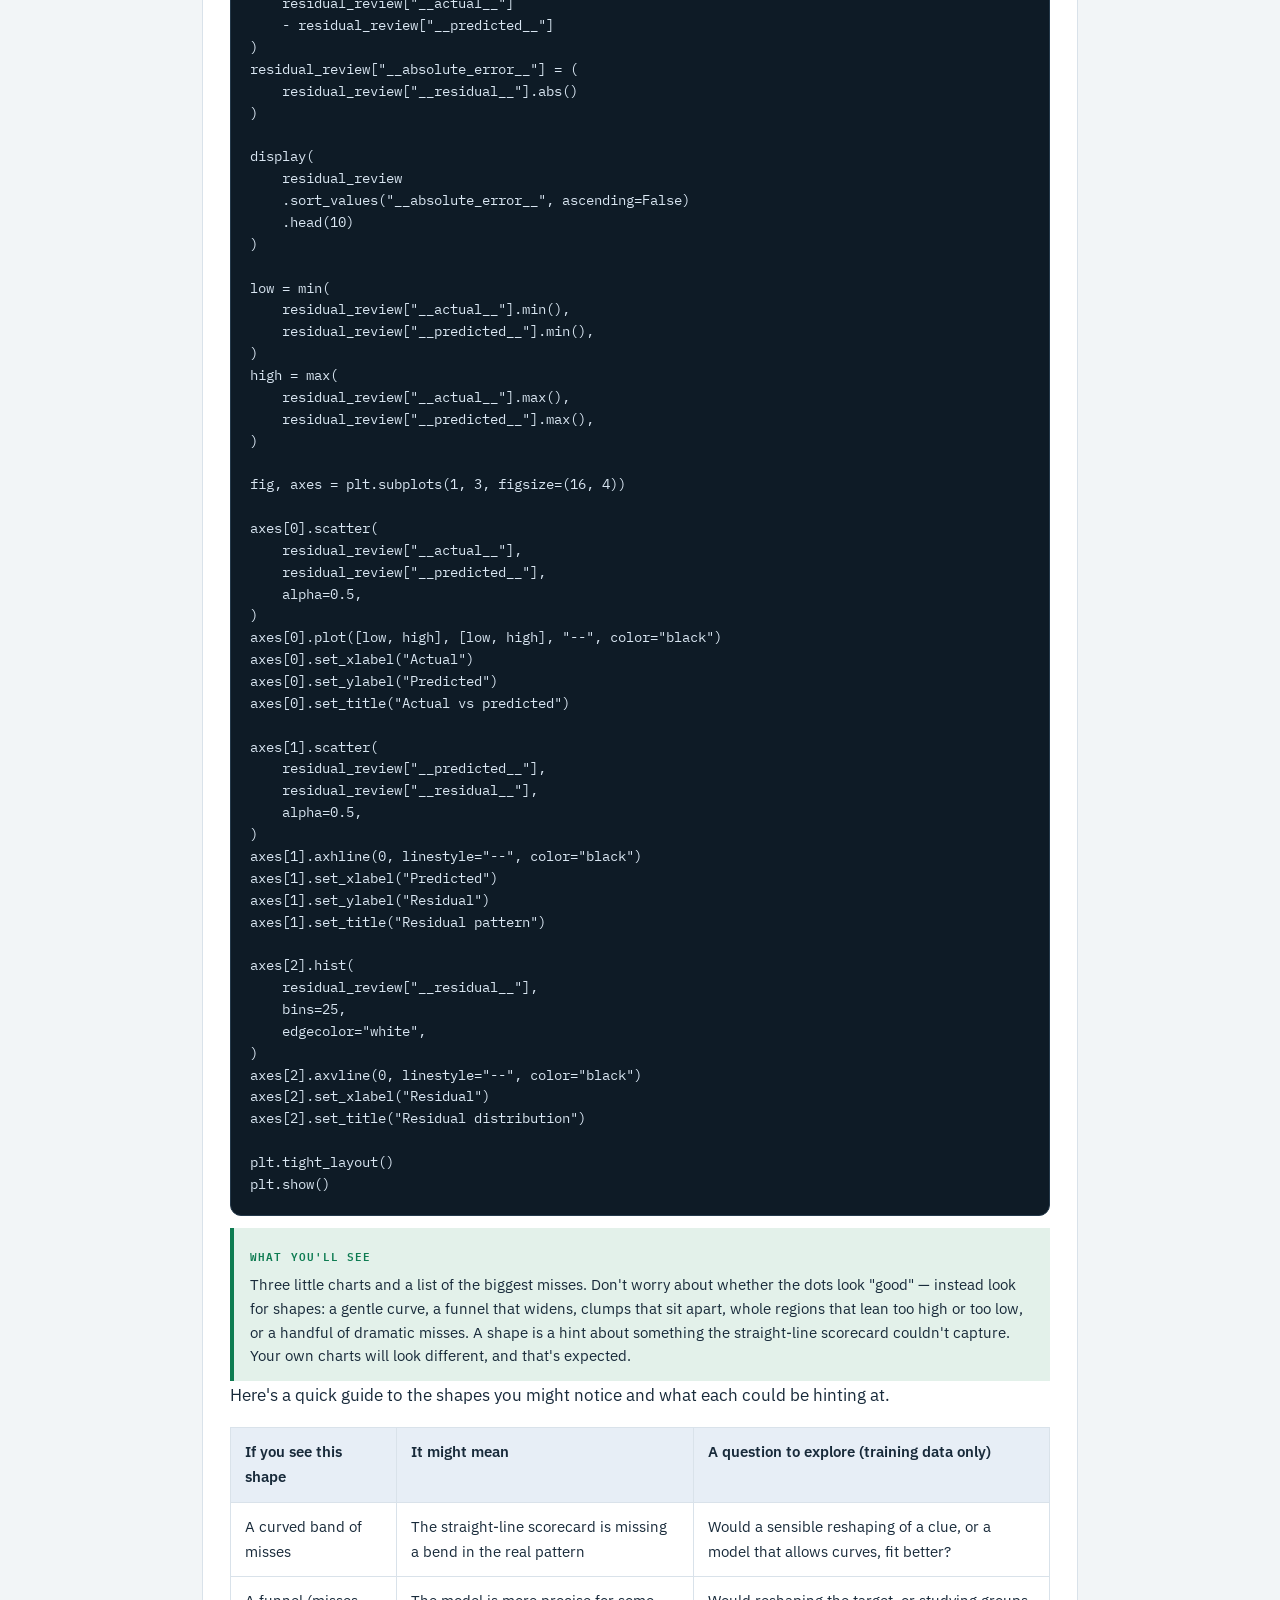
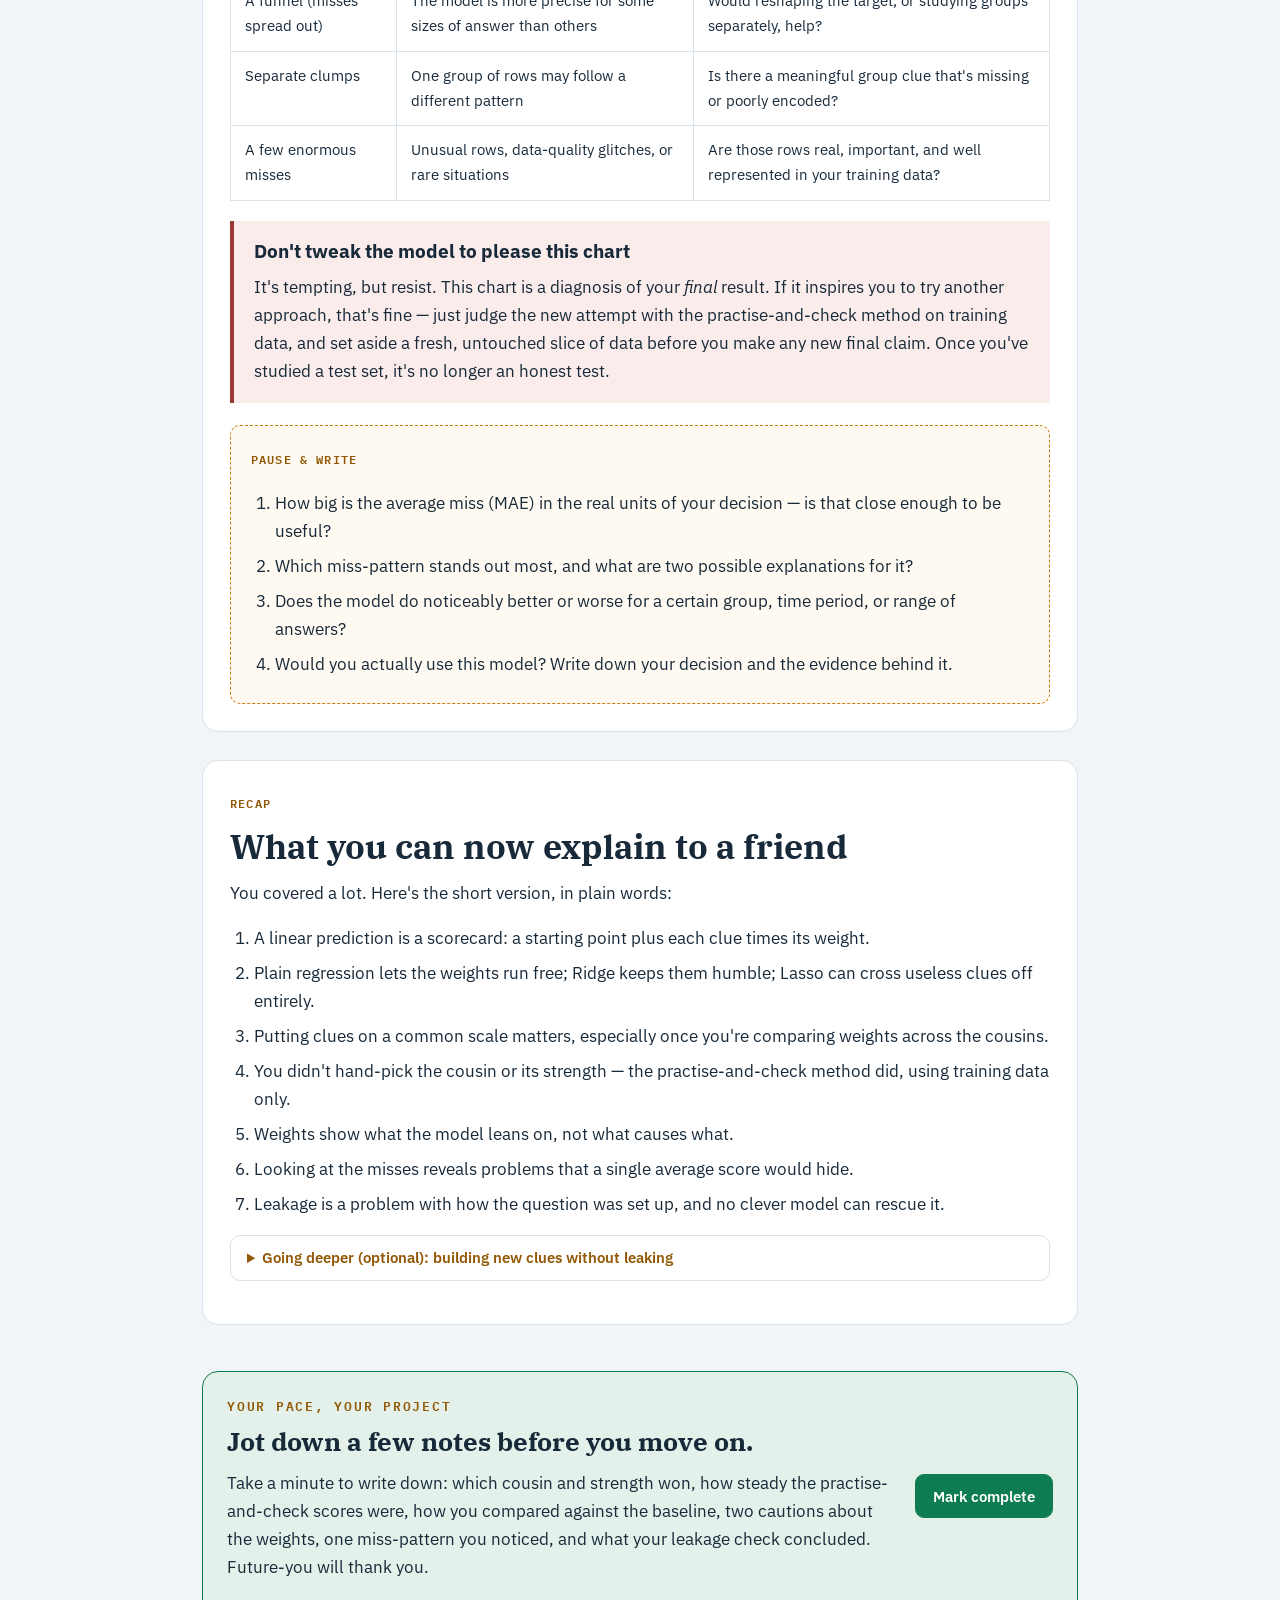
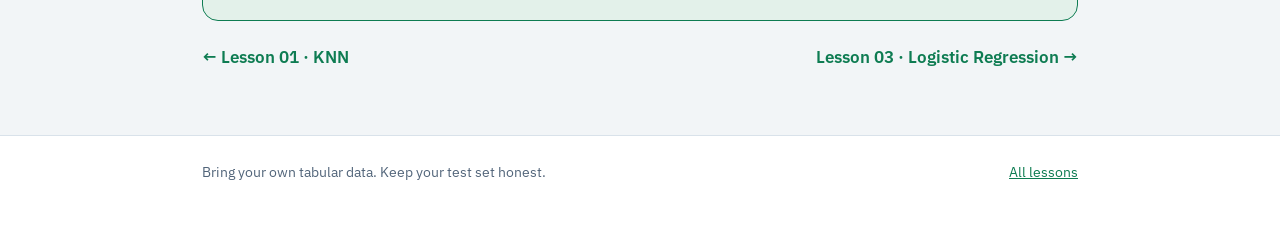
<file: linear-regression/index.html>
<!DOCTYPE html>
<html lang="en">
<head>
  <meta charset="utf-8">
  <meta name="viewport" content="width=device-width, initial-scale=1">
  <title>Linear Regression, Ridge, and Lasso · Learn ML Models</title>
  <meta name="description" content="Fit Linear Regression, Ridge, and Lasso to your own regression dataset in Google Colab, select regularisation with training-only cross-validation, and inspect coefficients, residuals, and leakage.">
  <link rel="preconnect" href="https://fonts.googleapis.com">
  <link rel="preconnect" href="https://fonts.gstatic.com" crossorigin>
  <link href="https://fonts.googleapis.com/css2?family=IBM+Plex+Mono:wght@400;500;600&amp;family=IBM+Plex+Sans:wght@400;500;600&amp;family=IBM+Plex+Serif:wght@500;600&amp;display=swap" rel="stylesheet">
  <link rel="stylesheet" href="../assets/course.css">
</head>
<body>
  <nav class="topbar" aria-label="Course navigation">
    <div class="topbar-inner">
      <a class="wordmark" href="../">LEARN<span>·</span>ML<span>·</span>MODELS</a>
      <span class="lesson-tag">LESSON 02 / LINEAR REGRESSION</span>
    </div>
  </nav>

  <header class="hero wrap">
    <p class="eyebrow">Regression only · your numeric target</p>
    <h1>Predict a number from weighted clues.</h1>
    <p class="lede">Welcome back. In this lesson you will teach the computer to guess a <strong>number</strong> — like a final score — by giving each clue a weight and adding them up, the way a scorecard works. We will meet three close cousins (plain, Ridge, and Lasso), let the notebook pick the best one for you, and read one honest test result at the end. Go at your own pace; nothing here is a race.</p>
    <div class="meta-chips">
      <span class="chip">predicts a number</span>
      <span class="chip">easy to read the formula</span>
      <span class="chip">~35 minutes</span>
    </div>
  </header>

  <main class="wrap">
    <section class="scope-banner">
      <h3>Keep working in the same notebook</h3>
      <p>This lesson picks up right where the setup left off. It assumes you already ran <a href="../start/">Start with Your Problem</a> and set <code>TASK = "regression"</code> there — meaning your answer is a number, not a yes/no or a category. Just add the cells below <em>underneath</em> the setup cells in the same Colab notebook and run them in order. If your answer is really a category, this isn't the right lesson — the classification lessons are for you instead.</p>
    </section>

    <section class="step">
      <span class="step-chip">THE BIG IDEA</span>
      <h2>It's really just a scorecard</h2>
      <p>Picture a scorecard. Each clue about a student — hours studied, attendance, and so on — gets a <em class="term" title="A number that says how much a clue counts. Bigger number, bigger say in the answer.">weight</em>, a number that says how much that clue counts. You multiply each clue by its weight, add everything up, and out comes your predicted number. That's the whole idea.</p>
      <div class="plain">
        <span>In plain words</span>
        <p>Every clue gets a "how much does this matter?" score. The model adds up all those scores to make its guess. Clues that matter a lot get big weights; clues that barely matter get tiny ones.</p>
      </div>
      <p>Written out, the model's rule looks like this:</p>
      <div class="callout green">
        <h3>The complete rule</h3>
        <p><code>prediction = intercept + weight₁ × feature₁ + weight₂ × feature₂ + … + weightₚ × featureₚ</code></p>
      </div>
      <p>The <em class="term" title="The model's starting guess before any clue is considered — a baseline number it adjusts up or down.">intercept</em> is just the starting point — the guess the model would make before looking at any clue. From there, a positive weight nudges the prediction <em>up</em> as that clue gets bigger, and a negative weight nudges it <em>down</em>. When there are several clues at once the picture is a little harder to draw, but the recipe never changes: multiply each clue by its weight, then add.</p>
      <div class="idea-grid">
        <div class="idea-card">
          <h3>What's lovely about it</h3>
          <p>It's fast, and you can actually read the finished scorecard to see which clues mattered. It's often a surprisingly strong first guess for any number you're trying to predict.</p>
        </div>
        <div class="idea-card">
          <h3>Where it struggles</h3>
          <p>It draws straight lines only. It can't spot curves, tipping points, or clues that only matter in combination — unless you hand it clues that already capture those things.</p>
        </div>
      </div>
      <details class="deep">
        <summary>Going deeper (optional): what "best fit" means</summary>
        <p>Plain Linear Regression picks the weights that make the training-set misses as small as possible — specifically, it squares each miss and adds them up, so a few big misses hurt far more than many tiny ones. We still <em>report</em> everything using MAE (average miss in your target's own units) because that's much easier to read, and it's the score your setup notebook already uses for regression.</p>
      </details>
    </section>

    <section class="step">
      <span class="step-chip">CELL 1 OF 5</span>
      <h2>A quick safety check</h2>
      <p>Before we do anything else, this first cell just makes sure your setup cells ran and that you really are predicting a number. It's a friendly gatekeeper, nothing more. One gentle reminder: don't turn a real category (like "cat / dog / bird") into made-up numbers just to squeeze into this lesson — if your answer is a category, the classification lessons are the right home for it.</p>
      <p class="does"><strong>What this does:</strong> Peeks to confirm the setup cells ran and that your task is set to predicting a number, then prints a tiny summary so you know all is well.</p>
      <div class="codecard">
        <div class="codecard-head">
          <span>CELL 1 · READINESS CHECK</span>
          <button class="copy" type="button">Copy</button>
        </div>
        <pre><code>required_names = [
    "TASK", "RANDOM_STATE",
    "X_train", "X_test", "y_train", "y_test",
    "make_preprocessor", "make_cv", "CV_FIT_PARAMS",
    "PRIMARY_SCORING", "evaluate_predictions", "results_log",
]
missing_names = [name for name in required_names if name not in globals()]

if missing_names:
    raise RuntimeError(
        "Run the foundation cells first. Missing: "
        + ", ".join(missing_names)
    )

if TASK != "regression":
    raise ValueError(
        "Linear Regression needs a numeric regression target. "
        "Keep your task honest and choose a classification lesson."
    )

if pd.Series(y_train).nunique(dropna=True) &lt; 2:
    raise ValueError("The training target needs at least two distinct values.")

print("Task:", TASK)
print("Training shape:", X_train.shape)
print("Testing shape: ", X_test.shape)
print("Primary tuning score:", PRIMARY_SCORING)</code></pre>
      </div>
      <div class="checkpoint">
        <span>WHAT YOU'LL SEE</span>
        <p>A few short lines: the word <code>regression</code>, the size of your training and testing data, and a scoring name like <code>neg_mean_absolute_error</code>. If instead it complains that something is missing, don't worry — just click <strong>Runtime → Run all</strong> to run the setup cells again, then try this one. There's nothing to fix in this lesson.</p>
      </div>
    </section>

    <section class="step">
      <span class="step-chip">A GENTLE CHECK FIRST</span>
      <h2>Watch out for clues that secretly hold the answer</h2>
      <p>Here's the single most important idea in this whole lesson. Sometimes a clue quietly contains the answer itself. When that happens the model looks brilliant — near-perfect scores — but it has actually learned nothing useful, because in real life that clue wouldn't be available yet. This trap has a name: <em class="term" title="When a clue secretly carries the answer, so the model scores wonderfully in practice but is useless in the real world.">leakage</em>.</p>
      <div class="plain">
        <span>In plain words</span>
        <p>Imagine trying to predict a student's final score, but one of your clues is "did they pass?" — which is decided <em>by</em> the final score. Of course the guess looks perfect; you accidentally handed the model the answer. A perfect score is a reason to be suspicious, not proud.</p>
      </div>
      <p>Linear models make this trap easy to spot, because a leaky clue tends to grab a huge weight — but by then you may have wasted time trusting a fake result. So take a slow, honest look at each clue before you fit. Use these questions:</p>
      <p>This table pairs a question to ask about each clue with the kind of thing that should make you pause.</p>
      <div class="tablewrap">
        <table>
          <thead>
            <tr>
              <th>Ask yourself</th>
              <th>A sign to slow down</th>
            </tr>
          </thead>
          <tbody>
            <tr>
              <td>Would you actually know this clue at the moment you make the guess?</td>
              <td>A status, measurement, or total that only gets recorded <em>after</em> the outcome happens</td>
            </tr>
            <tr>
              <td>Was this clue built from the answer itself?</td>
              <td>A ratio, band, flag, or copy that was calculated using the very thing you're predicting</td>
            </tr>
            <tr>
              <td>Does it summarise other rows in a fair way?</td>
              <td>A total or average that sneakily includes the current row or rows from the future</td>
            </tr>
            <tr>
              <td>Could the same person or thing show up on both sides of the split?</td>
              <td>The same people, devices, cases, or dates appearing in both training and testing</td>
            </tr>
            <tr>
              <td>Is the data prep learned from training data only?</td>
              <td>Filling gaps, scaling, or picking clues done before the data was split apart</td>
            </tr>
          </tbody>
        </table>
      </div>
      <div class="callout danger">
        <h3>If it looks too good to be true, pause and check</h3>
        <p>A near-perfect score <em>might</em> be genuine — but treat it as a signal to look harder first. Hunt for clues built from the answer, fields recorded after the outcome, duplicate rows, and an unrealistic split. The <em class="term" title="An assembly line that carries out every data-prep step in the correct order, learning each step only from training data.">pipeline</em> you'll build below guards the data-prep steps for you, but only <em>you</em>, thinking about your own problem, can catch a clue that wouldn't exist yet in real life.</p>
      </div>
      <div class="reflection">
        <span>PAUSE &amp; WRITE</span>
        <ol>
          <li>For each clue, when in real life does its value actually become known?</li>
          <li>Could any clue have been built using the answer, using future rows, or using this row's own outcome?</li>
          <li>Is there a suspicious clue you'll drop from <code>FEATURES</code> before going on?</li>
        </ol>
      </div>
    </section>

    <section class="step">
      <span class="step-chip">THREE CLOSE COUSINS</span>
      <h2>Plain, Ridge, or Lasso?</h2>
      <p>All three build the exact same scorecard. The difference is how carefully they keep the weights in check. Here's the problem they solve: when several clues overlap and say almost the same thing, a plain scorecard can swing wildly — giving one clue a giant positive weight and its twin a giant negative one, so the two cancel out. That makes the model jumpy and easy to fool.</p>
      <div class="plain">
        <span>In plain words</span>
        <p><strong>Ridge</strong> gently reminds every weight to stay humble, so no single clue runs away with the answer. <strong>Lasso</strong> is stricter: it can push a useless clue's weight all the way to <em>zero</em>, quietly crossing that clue off the scorecard for you. Both are ways of saying "don't get carried away" — the fancy word for that is <em class="term" title="A polite rule that keeps the weights modest so the model doesn't overreact to noise or overlapping clues.">regularisation</em>.</p>
      </div>
      <p>Here's how the three compare at a glance.</p>
      <div class="tablewrap">
        <table>
          <thead>
            <tr>
              <th>Which one</th>
              <th>What it tries to do</th>
              <th>Why you'd want it</th>
            </tr>
          </thead>
          <tbody>
            <tr>
              <td>Plain (LinearRegression)</td>
              <td>Just make the training misses as small as it can</td>
              <td>The simplest starting point, with no restraint on the weights</td>
            </tr>
            <tr>
              <td>Ridge</td>
              <td>Small misses <em>and</em> humble weights</td>
              <td>Calms down clues that overlap or behave unpredictably</td>
            </tr>
            <tr>
              <td>Lasso</td>
              <td>Small misses <em>and</em> a firm nudge toward zero</td>
              <td>Can drop useless clues entirely — automatic clue-picking</td>
            </tr>
          </tbody>
        </table>
      </div>
      <p>There's one dial that sets how firm Ridge and Lasso are, called <em class="term" title="A setting you choose before training rather than something the model learns — here, how firmly it reins the weights in.">alpha</em>. (A dial you choose yourself, rather than one the model figures out, is called a <em class="term" title="A knob you set before training, as opposed to a weight the model learns from data.">hyperparameter</em>.) Turn alpha to zero and there's no restraint at all; turn it up very high and the model gets so cautious it barely reacts to any clue. The best cousin and the best alpha depend entirely on your data — so you won't guess them by hand. In the next cell, the notebook tries the options and picks for you.</p>
    </section>

    <section class="step">
      <span class="step-chip">CELL 2 OF 5</span>
      <h2>Let the notebook pick the best cousin for you</h2>
      <p>This cell does the choosing so you don't have to. It quietly tries plain, several Ridge settings, and several Lasso settings, and keeps whichever does best. It makes that choice using <em class="term" title="Practising on most of the training data and checking on the rest, several times over, so the choice is fair — the real test set is never touched.">cross-validation</em>: it practises on part of your training data and checks on the part it held back, over and over, so the winner is chosen fairly and your real test set stays sealed.</p>
      <div class="plain">
        <span>In plain words</span>
        <p>It's like a taste test. The notebook tries each recipe on some of the training data, checks it on the rest, repeats a few times, and crowns the recipe that tastes best on average. The final test set is never touched during this — it's saved for one honest check later.</p>
      </div>
      <p>One quiet but important detail: before comparing weights, every clue is first put on a common scale (this is called <em class="term" title="Rescaling clues so they're measured in comparable units — otherwise a clue measured in big numbers would look more 'expensive' than one in small numbers.">standardising</em>). Without that, Ridge and Lasso would unfairly punish a clue just for happening to be measured in bigger numbers.</p>
      <p class="does"><strong>What this does:</strong> Tries plain, Ridge, and Lasso at several strengths, uses the practise-and-check method to find the best combination, and prints which one it chose.</p>
      <div class="codecard">
        <div class="codecard-head">
          <span>CELL 2 · PIPELINE + MODEL SEARCH</span>
          <button class="copy" type="button">Copy</button>
        </div>
        <pre><code>from sklearn.linear_model import LinearRegression, Ridge, Lasso
from sklearn.model_selection import GridSearchCV

linear_pipeline = Pipeline([
    ("prepare", make_preprocessor(scale_numeric=True)),
    ("model", LinearRegression()),
])

# Ridge is largely scale-free in y; Lasso's useful alpha range
# changes with the target's units, so adapt it to this dataset.
ridge_alphas = np.logspace(-3, 3, 7)
target_scale = max(float(np.std(y_train)), np.finfo(float).eps)
lasso_alphas = target_scale * np.logspace(-4, 0, 5)

search_space = [
    {
        "model": [LinearRegression()],
    },
    {
        "model": [Ridge()],
        "model__alpha": ridge_alphas,
    },
    {
        "model": [Lasso(max_iter=20000)],
        "model__alpha": lasso_alphas,
    },
]

linear_search = GridSearchCV(
    estimator=linear_pipeline,
    param_grid=search_space,
    scoring=PRIMARY_SCORING,
    cv=make_cv(),
    n_jobs=-1,
    return_train_score=True,
    error_score="raise",
)
linear_search.fit(X_train, y_train, **CV_FIT_PARAMS)

raw_cv = pd.DataFrame(linear_search.cv_results_)
cv_summary = pd.DataFrame({
    "family": [
        params["model"].__class__.__name__
        for params in raw_cv["params"]
    ],
    "alpha": [
        params.get("model__alpha", np.nan)
        for params in raw_cv["params"]
    ],
    "mean_validation_MAE": -raw_cv["mean_test_score"],
    "fold_to_fold_variation": raw_cv["std_test_score"],
    "rank": raw_cv["rank_test_score"],
})

display(
    cv_summary
    .sort_values(["rank", "family", "alpha"])
    .reset_index(drop=True)
)

best_linear_pipeline = linear_search.best_estimator_
selected_model = best_linear_pipeline.named_steps["model"]
selected_family = selected_model.__class__.__name__
selected_alpha = getattr(selected_model, "alpha", "not used")

print("Selected family:", selected_family)
print("Selected alpha: ", selected_alpha)</code></pre>
      </div>
      <div class="checkpoint">
        <span>WHAT YOU'LL SEE</span>
        <p>A little table listing plain Linear Regression once, plus several Ridge and Lasso options, each with its average miss (its <em class="term" title="Mean Absolute Error: the average distance between the guess and the real answer, in your target's own units.">MAE</em> — the typical distance between guess and truth). Then a line naming the winner. Smaller MAE is better. If the top few are almost tied, or the numbers jump around a lot between rounds, that just means the ranking is a bit unsure — that's normal, and your own data will land on different numbers than any example.</p>
      </div>
      <div class="callout green">
        <h3>Why this choice is trustworthy</h3>
        <p>Everything — the cousin, the alpha, the gap-filling, the scaling — was learned only from training data during the practise-and-check rounds. The <code>CV_FIT_PARAMS</code> from your setup also keeps any grouped rows from leaking across the split. Your test answers had no say in the choice, which is exactly what keeps the final result honest.</p>
      </div>
      <details class="deep">
        <summary>Going deeper (optional): a warning can be helpful, not scary</summary>
        <p>Lasso sometimes prints a note that it "did not converge" — usually when clues overlap heavily or the alpha it's testing is very weak. Don't hide that note. You can raise <code>max_iter</code> to give it more time, trim clues that repeat the same information, or narrow the range being searched — always deciding based on the training rounds, never by peeking at the test score.</p>
      </details>
    </section>

    <section class="step">
      <span class="step-chip">CELL 3 OF 5</span>
      <h2>Read the finished scorecard</h2>
      <p>Now for the fun part: you get to open up the winner and see the weights it chose. Each weight is a <em class="term" title="A weight on the scorecard — how much the prediction moves when that clue goes up by one step.">coefficient</em>, which is just "how much this clue moves the prediction." A big number means that clue has a big say; a number near zero means it barely matters. The notebook already re-trained the winner on all your training data, so nothing here so much as glances at the test set.</p>
      <p class="does"><strong>What this does:</strong> Pulls out the starting point and each clue's weight, then shows the clues with the biggest say, largest first.</p>
      <div class="codecard">
        <div class="codecard-head">
          <span>CELL 3 · COEFFICIENT INSPECTION</span>
          <button class="copy" type="button">Copy</button>
        </div>
        <pre><code>prepared_features = (
    best_linear_pipeline
    .named_steps["prepare"]
    .get_feature_names_out()
)
coefficients = np.asarray(selected_model.coef_).reshape(-1)
intercept = float(
    np.asarray(selected_model.intercept_).reshape(-1)[0]
)

coefficient_table = pd.DataFrame({
    "prepared_feature": prepared_features,
    "weight": coefficients,
})
coefficient_table["absolute_weight"] = (
    coefficient_table["weight"].abs()
)

print(f"Intercept: {intercept:.6g}")
print("Selected family:", selected_family)
print(
    "Weights near zero:",
    int(np.isclose(coefficients, 0).sum()),
    "of",
    len(coefficients),
)
display(
    coefficient_table
    .sort_values("absolute_weight", ascending=False)
    .head(20)
)</code></pre>
      </div>
      <div class="checkpoint">
        <span>WHAT YOU'LL SEE</span>
        <p>A starting point (the intercept) and a list of up to twenty clues that had the biggest say, ranked by how much they move the guess. A small note: because the clues were put on a common scale — and because categories get split into yes/no columns — a weight of "1" doesn't mean the same real-world change for every clue. So read the list as "which clues matter most here," not as an exact price tag. Your own data will highlight different clues.</p>
      </div>
      <div class="callout">
        <h3>Weights show what this model leans on — not what causes what</h3>
        <p>Please resist reading these as causes. A big weight can come from a real link, from how a clue is scaled, from how a category was coded, from two clues overlapping — or from leakage. When two clues say almost the same thing they can trade weight back and forth while the predictions barely change. And a Lasso weight of zero only means "this model didn't use it here," not "this thing doesn't matter in real life."</p>
      </div>
      <div class="reflection">
        <span>PAUSE &amp; WRITE</span>
        <ol>
          <li>Does every big-weight clue make sense as something you'd actually know when you make the guess?</li>
          <li>Which weights look shaky because two clues carry overlapping information?</li>
          <li>Does the direction (up or down) match what you'd expect — and what innocent, non-causal reason could also explain it?</li>
        </ol>
      </div>
    </section>

    <section class="step">
      <span class="step-chip">CELL 4 OF 5</span>
      <h2>The one honest test</h2>
      <p>This is the moment we've been protecting. Everything is now locked in — the cousin, the alpha, the clues. We open the test set a single time, make predictions, and write the score down next to the <em class="term" title="A dead-simple guess to beat — here, always predicting the average. If your model can't beat it, it hasn't earned its keep.">baseline</em>, the same humble yardstick every regression lesson uses. You test once and take the number as it comes; think of it as evidence, not a grade.</p>
      <p class="does"><strong>What this does:</strong> Makes the winner's predictions on the untouched test data and records the score in your results log, right beside the simple baseline.</p>
      <div class="codecard">
        <div class="codecard-head">
          <span>CELL 4 · FINAL TEST</span>
          <button class="copy" type="button">Copy</button>
        </div>
        <pre><code>linear_predictions = best_linear_pipeline.predict(X_test)
result_name = f"{selected_family} (CV-selected)"

linear_test_result = evaluate_predictions(
    result_name,
    y_test,
    linear_predictions,
    show_details=False,
)</code></pre>
      </div>
      <div class="checkpoint">
        <span>WHAT YOU'LL SEE</span>
        <p>Your results log now shows two rows: the simple baseline and your chosen model. MAE and RMSE are the typical size of a miss, in your target's own units — smaller is better. <em class="term" title="R-squared: 0 means no better than always guessing the average; 1 would be perfect. It shows how much of the ups-and-downs your model captured.">R²</em> is a 0-to-1 score of how much better than "just guess the average" you did. For a rough feel, on the example students the baseline lands around a 10-point average miss with R² near 0, and a good linear model reaches an R² of about 0.64 — but your own data will land somewhere else entirely, and there's no single "right" number. What matters is that you beat your baseline.</p>
      </div>
    </section>

    <section class="step">
      <span class="step-chip">CELL 5 OF 5</span>
      <h2>Look at the misses, not just the average</h2>
      <p>An average score hides a lot. This last cell draws pictures of where the model missed, so you can spot patterns. A <em class="term" title="One miss: the real answer minus the model's guess. Positive means it guessed too low; negative means too high.">residual</em> is simply the real answer minus the guess. Positive means the model aimed too low; negative means it aimed too high. Scattered, patternless misses are healthy. A clear pattern is the model telling you something it couldn't capture.</p>
      <p class="does"><strong>What this does:</strong> Lists the biggest misses and draws three quick pictures so you can see whether the misses form a telling pattern.</p>
      <div class="codecard">
        <div class="codecard-head">
          <span>CELL 5 · RESIDUAL REVIEW</span>
          <button class="copy" type="button">Copy</button>
        </div>
        <pre><code>outcomes = pd.DataFrame(
    {
        "__actual__": np.asarray(y_test),
        "__predicted__": np.asarray(linear_predictions),
    },
    index=X_test.index,
)
residual_review = pd.concat([outcomes, X_test], axis=1)
residual_review["__residual__"] = (
    residual_review["__actual__"]
    - residual_review["__predicted__"]
)
residual_review["__absolute_error__"] = (
    residual_review["__residual__"].abs()
)

display(
    residual_review
    .sort_values("__absolute_error__", ascending=False)
    .head(10)
)

low = min(
    residual_review["__actual__"].min(),
    residual_review["__predicted__"].min(),
)
high = max(
    residual_review["__actual__"].max(),
    residual_review["__predicted__"].max(),
)

fig, axes = plt.subplots(1, 3, figsize=(16, 4))

axes[0].scatter(
    residual_review["__actual__"],
    residual_review["__predicted__"],
    alpha=0.5,
)
axes[0].plot([low, high], [low, high], "--", color="black")
axes[0].set_xlabel("Actual")
axes[0].set_ylabel("Predicted")
axes[0].set_title("Actual vs predicted")

axes[1].scatter(
    residual_review["__predicted__"],
    residual_review["__residual__"],
    alpha=0.5,
)
axes[1].axhline(0, linestyle="--", color="black")
axes[1].set_xlabel("Predicted")
axes[1].set_ylabel("Residual")
axes[1].set_title("Residual pattern")

axes[2].hist(
    residual_review["__residual__"],
    bins=25,
    edgecolor="white",
)
axes[2].axvline(0, linestyle="--", color="black")
axes[2].set_xlabel("Residual")
axes[2].set_title("Residual distribution")

plt.tight_layout()
plt.show()</code></pre>
      </div>
      <div class="checkpoint">
        <span>WHAT YOU'LL SEE</span>
        <p>Three little charts and a list of the biggest misses. Don't worry about whether the dots look "good" — instead look for shapes: a gentle curve, a funnel that widens, clumps that sit apart, whole regions that lean too high or too low, or a handful of dramatic misses. A shape is a hint about something the straight-line scorecard couldn't capture. Your own charts will look different, and that's expected.</p>
      </div>
      <p>Here's a quick guide to the shapes you might notice and what each could be hinting at.</p>
      <div class="tablewrap">
        <table>
          <thead>
            <tr>
              <th>If you see this shape</th>
              <th>It might mean</th>
              <th>A question to explore (training data only)</th>
            </tr>
          </thead>
          <tbody>
            <tr>
              <td>A curved band of misses</td>
              <td>The straight-line scorecard is missing a bend in the real pattern</td>
              <td>Would a sensible reshaping of a clue, or a model that allows curves, fit better?</td>
            </tr>
            <tr>
              <td>A funnel (misses spread out)</td>
              <td>The model is more precise for some sizes of answer than others</td>
              <td>Would reshaping the target, or studying groups separately, help?</td>
            </tr>
            <tr>
              <td>Separate clumps</td>
              <td>One group of rows may follow a different pattern</td>
              <td>Is there a meaningful group clue that's missing or poorly encoded?</td>
            </tr>
            <tr>
              <td>A few enormous misses</td>
              <td>Unusual rows, data-quality glitches, or rare situations</td>
              <td>Are those rows real, important, and well represented in your training data?</td>
            </tr>
          </tbody>
        </table>
      </div>
      <div class="callout danger">
        <h3>Don't tweak the model to please this chart</h3>
        <p>It's tempting, but resist. This chart is a diagnosis of your <em>final</em> result. If it inspires you to try another approach, that's fine — just judge the new attempt with the practise-and-check method on training data, and set aside a fresh, untouched slice of data before you make any new final claim. Once you've studied a test set, it's no longer an honest test.</p>
      </div>
      <div class="reflection">
        <span>PAUSE &amp; WRITE</span>
        <ol>
          <li>How big is the average miss (MAE) in the real units of your decision — is that close enough to be useful?</li>
          <li>Which miss-pattern stands out most, and what are two possible explanations for it?</li>
          <li>Does the model do noticeably better or worse for a certain group, time period, or range of answers?</li>
          <li>Would you actually use this model? Write down your decision and the evidence behind it.</li>
        </ol>
      </div>
    </section>

    <section class="step">
      <span class="step-chip">RECAP</span>
      <h2>What you can now explain to a friend</h2>
      <p>You covered a lot. Here's the short version, in plain words:</p>
      <ol>
        <li>A linear prediction is a scorecard: a starting point plus each clue times its weight.</li>
        <li>Plain regression lets the weights run free; Ridge keeps them humble; Lasso can cross useless clues off entirely.</li>
        <li>Putting clues on a common scale matters, especially once you're comparing weights across the cousins.</li>
        <li>You didn't hand-pick the cousin or its strength — the practise-and-check method did, using training data only.</li>
        <li>Weights show what the model leans on, not what causes what.</li>
        <li>Looking at the misses reveals problems that a single average score would hide.</li>
        <li>Leakage is a problem with how the question was set up, and no clever model can rescue it.</li>
      </ol>
      <details class="deep">
        <summary>Going deeper (optional): building new clues without leaking</summary>
        <p>A linear model can happily use a sensible reshaping of a clue — a square, a logarithm, a rate, or two clues combined — as long as it's built only from information you'd genuinely have when making the guess. Add these inside the pipeline, jot down why each one makes sense for your problem, and compare them with the practise-and-check method. What you must never do is invent new clues after peeking at the final test misses and then still call that test "untouched."</p>
      </details>
    </section>

    <section class="completion-card">
      <div>
        <p class="eyebrow">YOUR PACE, YOUR PROJECT</p>
        <h2>Jot down a few notes before you move on.</h2>
        <p>Take a minute to write down: which cousin and strength won, how steady the practise-and-check scores were, how you compared against the baseline, two cautions about the weights, one miss-pattern you noticed, and what your leakage check concluded. Future-you will thank you.</p>
      </div>
      <button class="complete-button" type="button" data-complete="linear-regression">Mark complete</button>
    </section>

    <nav class="lesson-nav" aria-label="Previous and next lessons">
      <a href="../knn/">← Lesson 01 · KNN</a>
      <a href="../logistic-regression/">Lesson 03 · Logistic Regression →</a>
    </nav>
  </main>

  <footer>
    <div class="foot-inner">
      <span>Bring your own tabular data. Keep your test set honest.</span>
      <a href="../">All lessons</a>
    </div>
  </footer>
  <script src="../assets/course.js"></script>
</body>
</html>
</file>
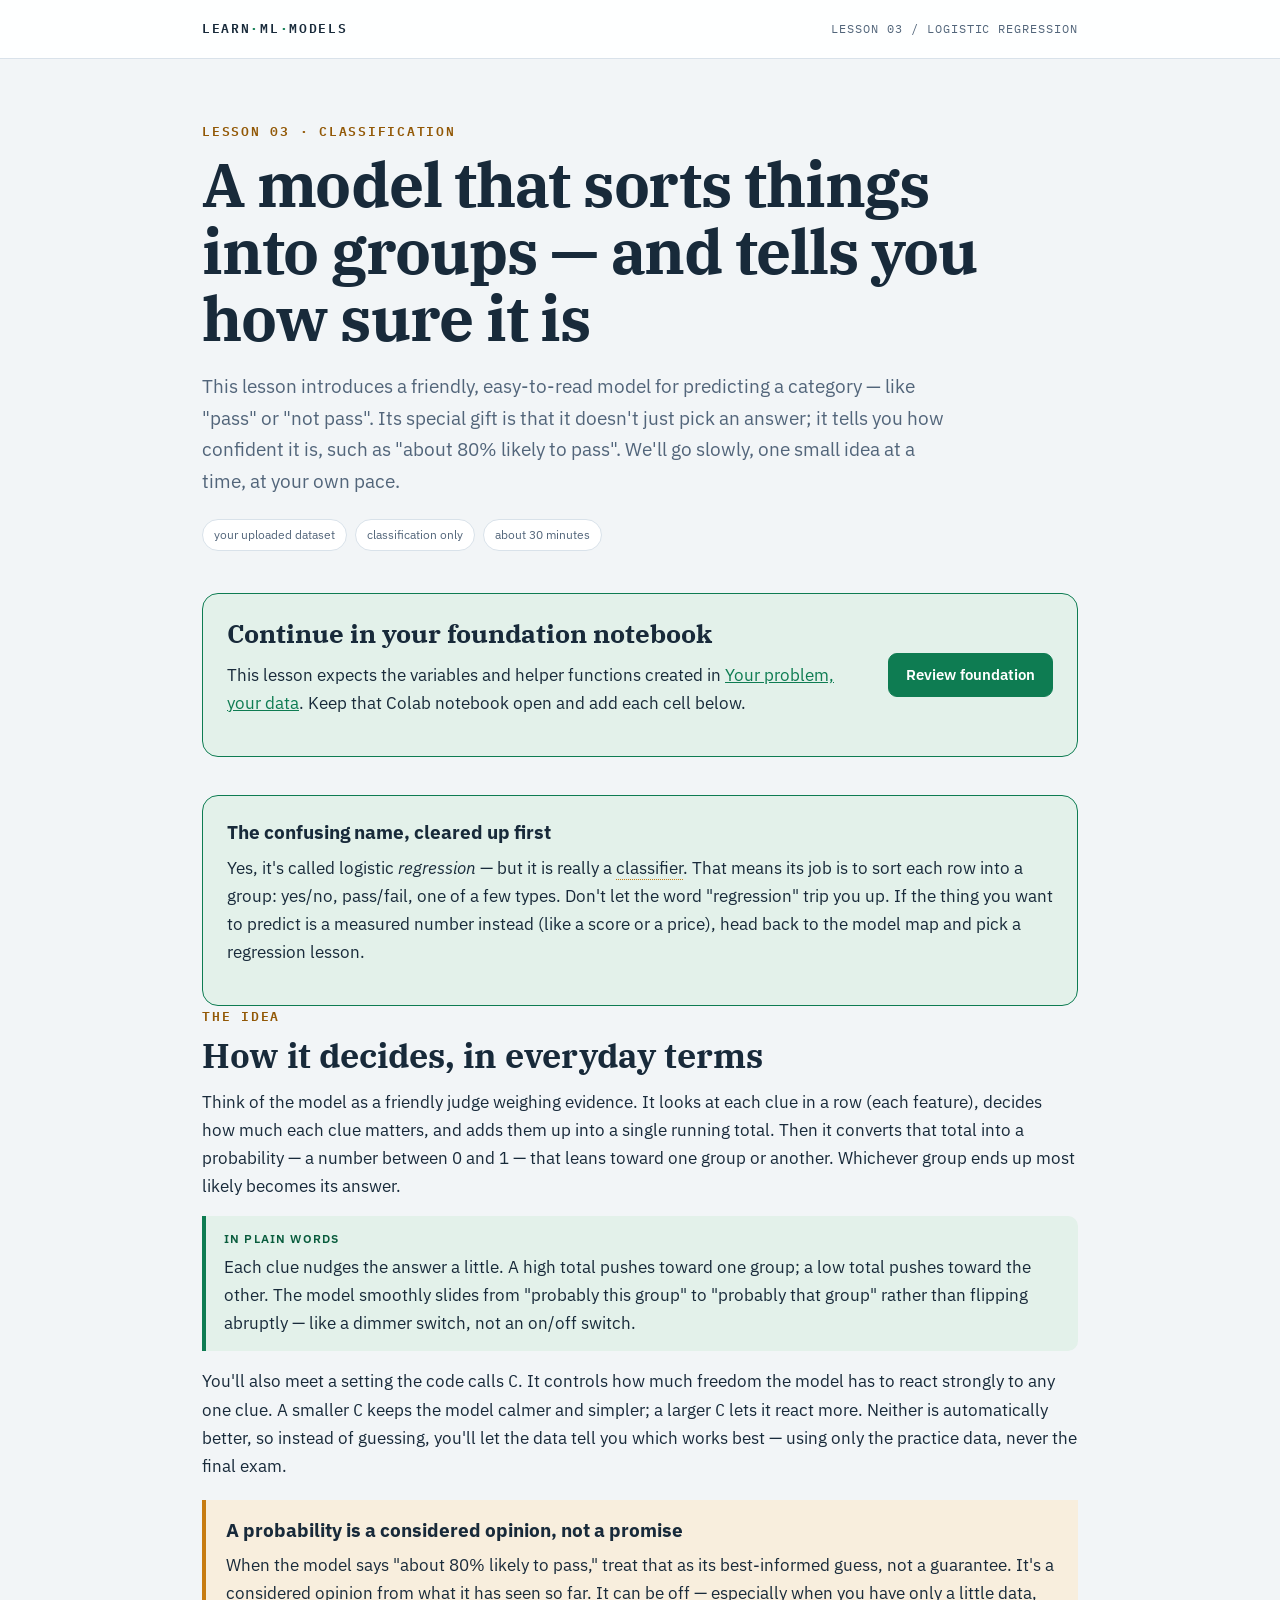
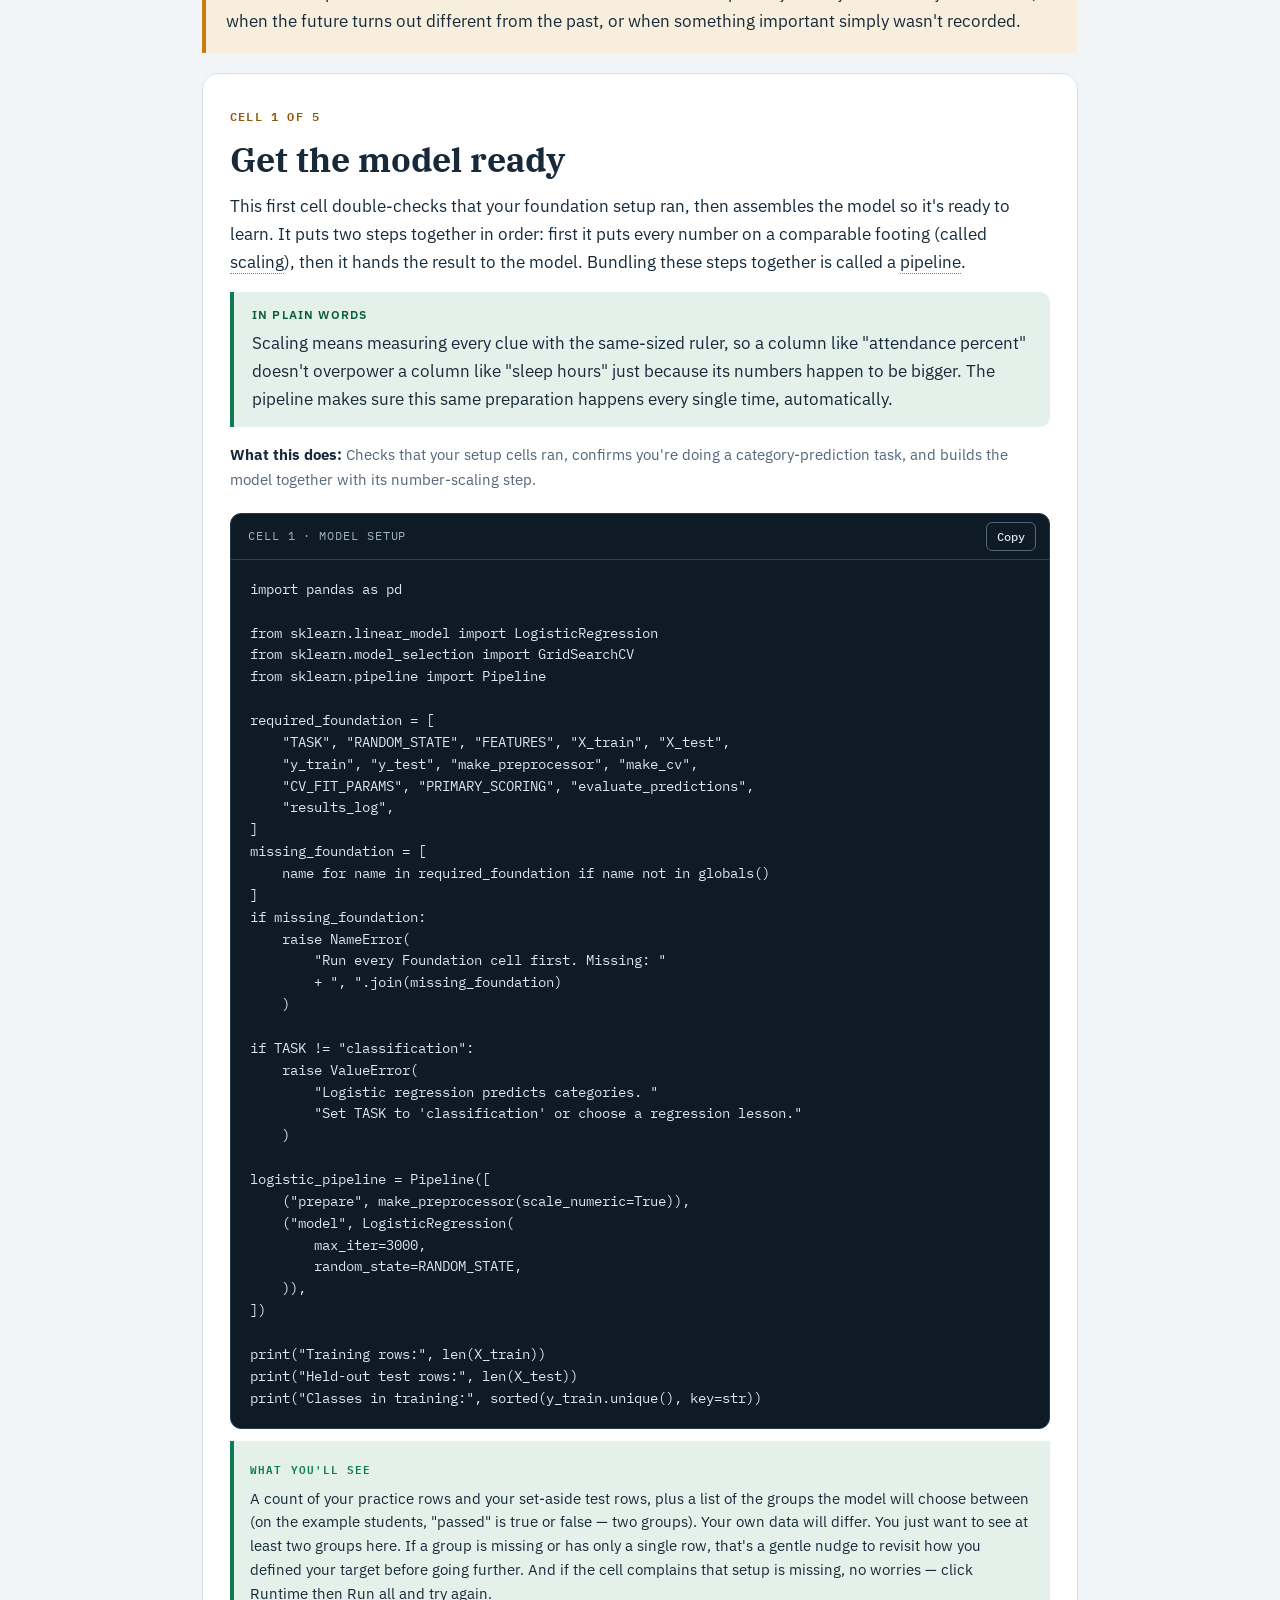
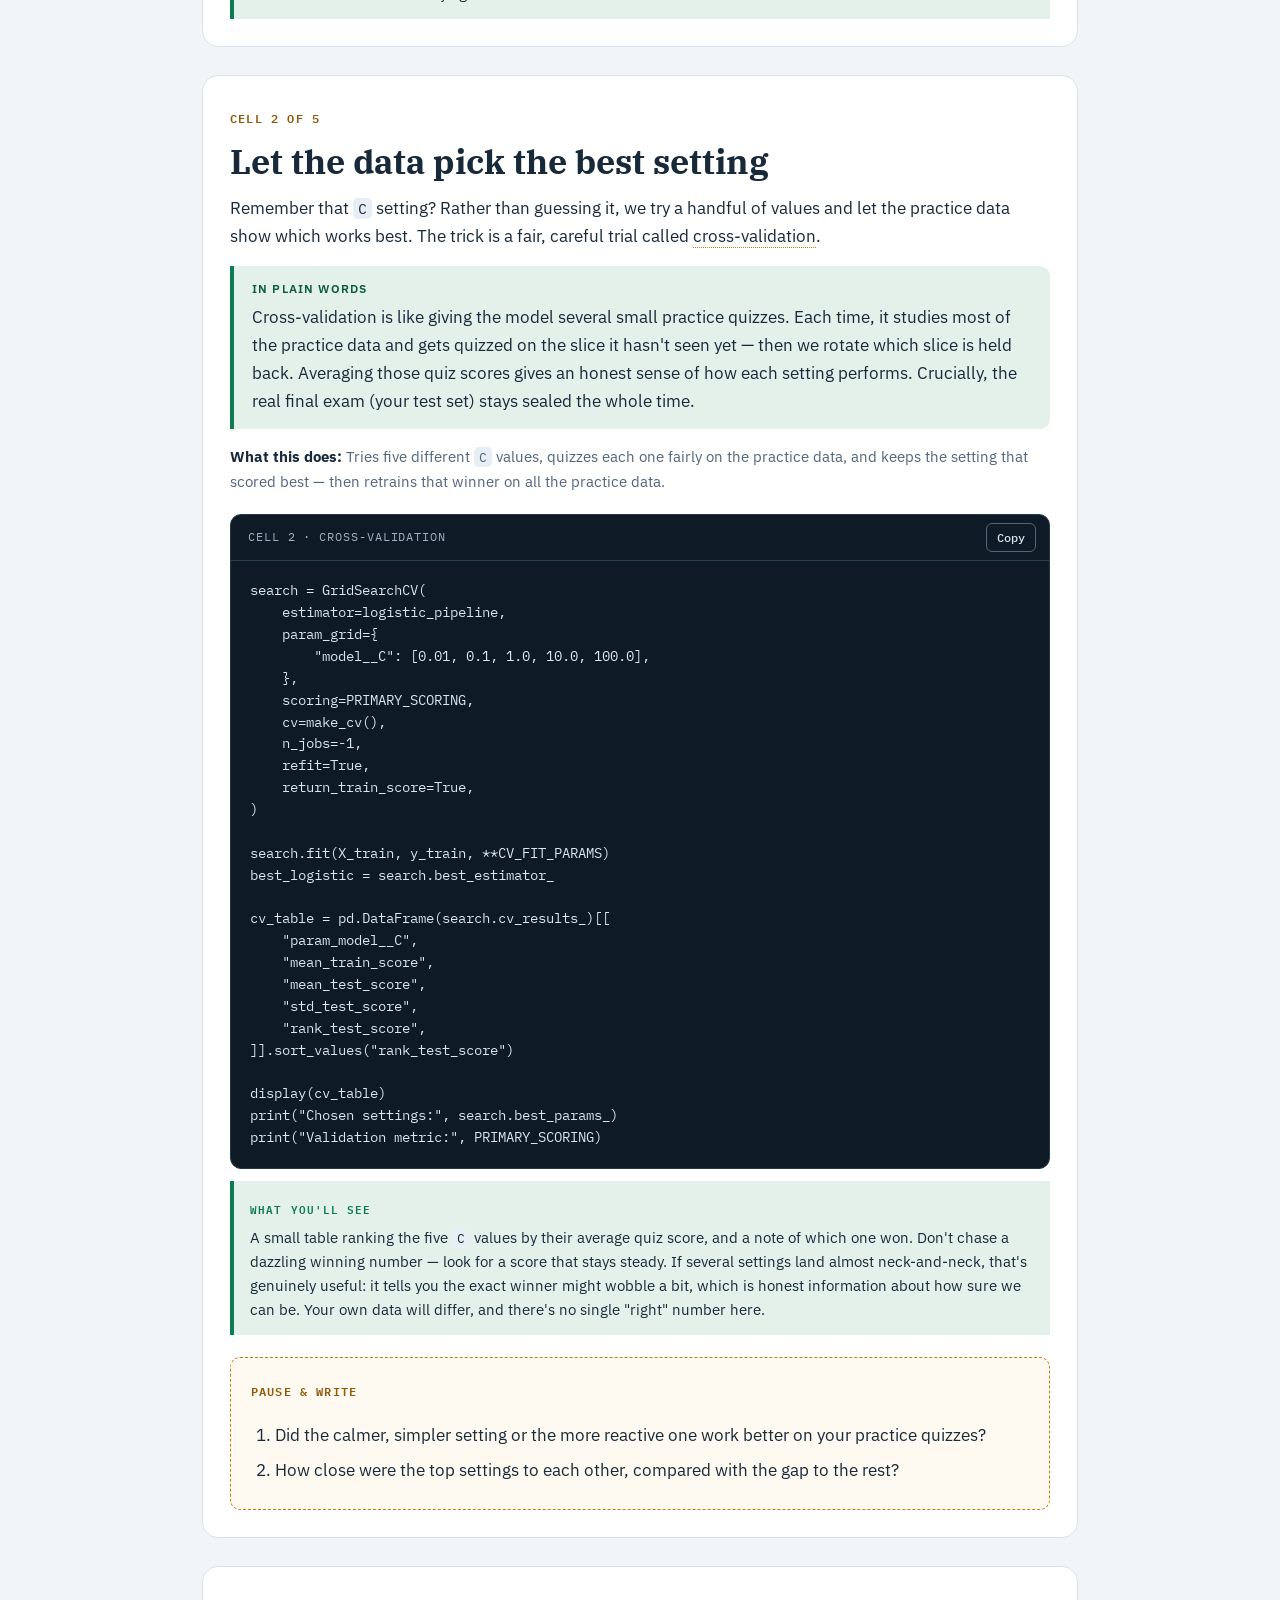
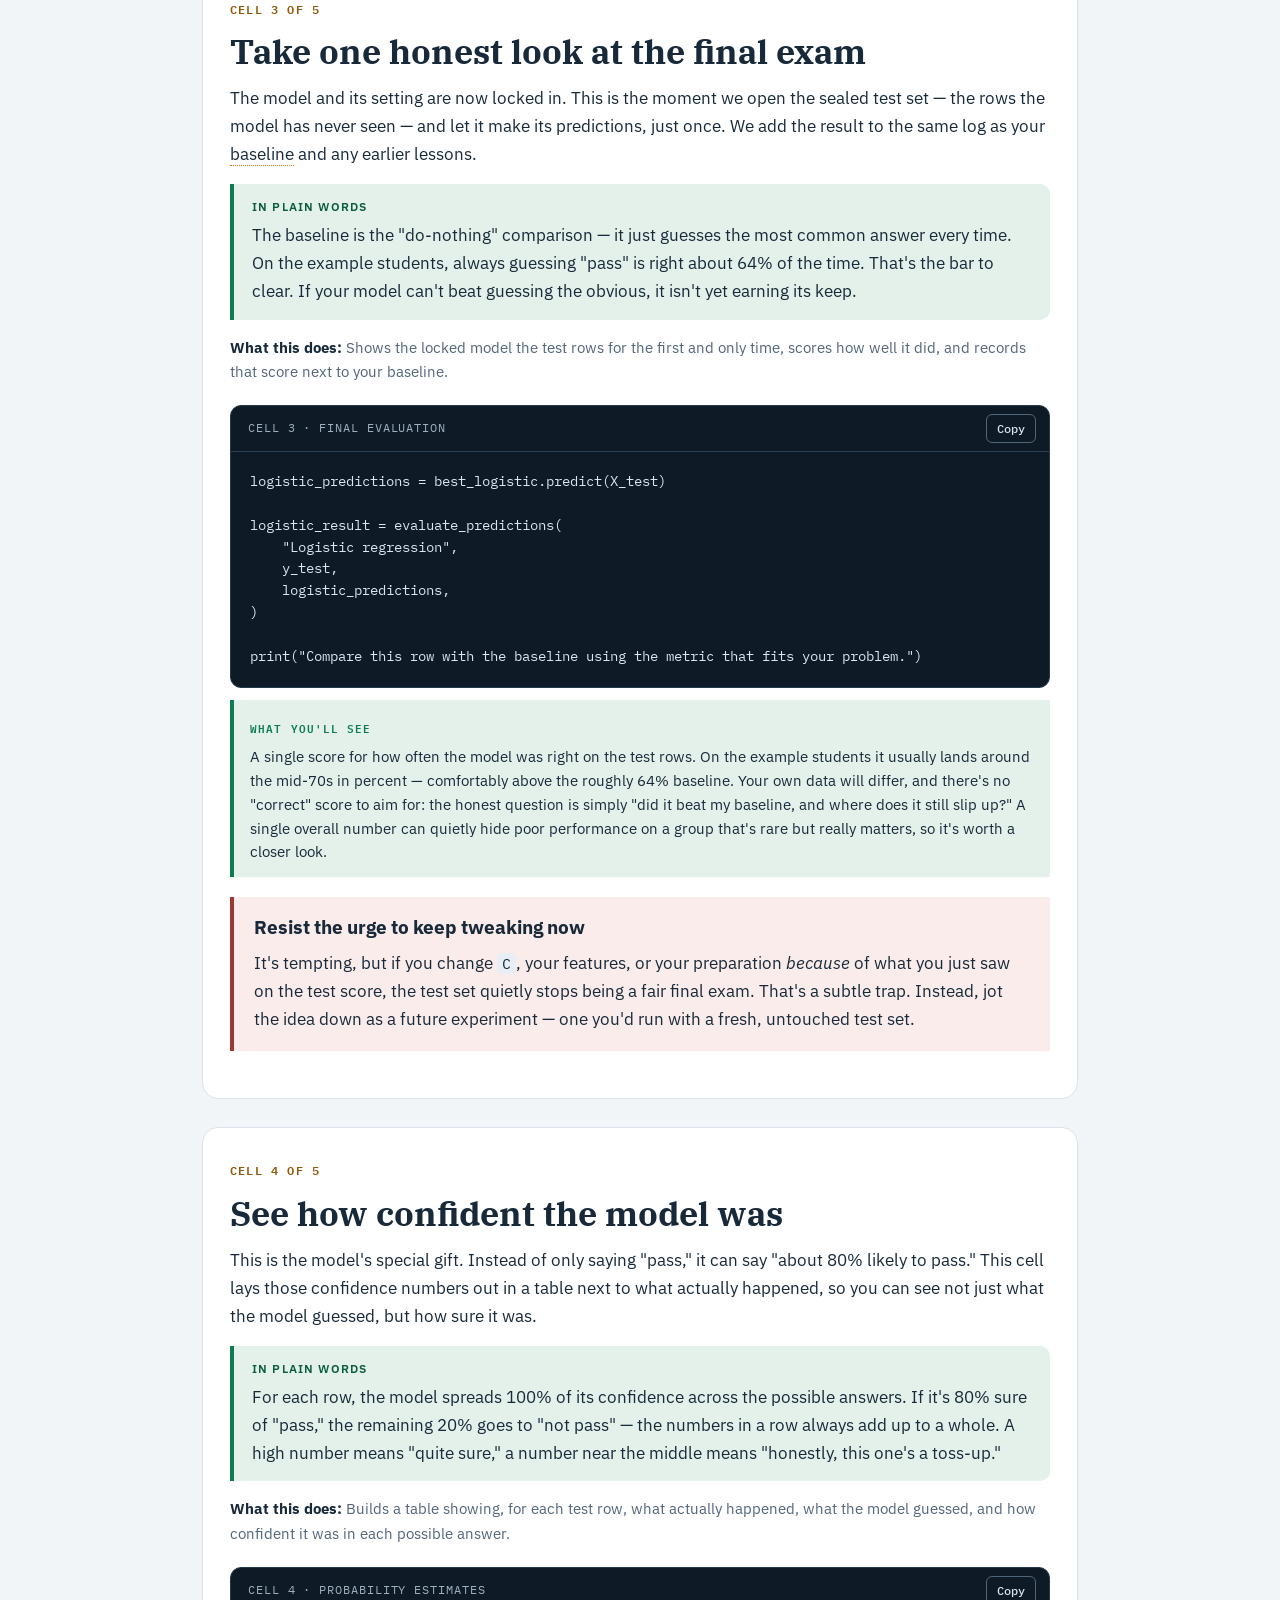
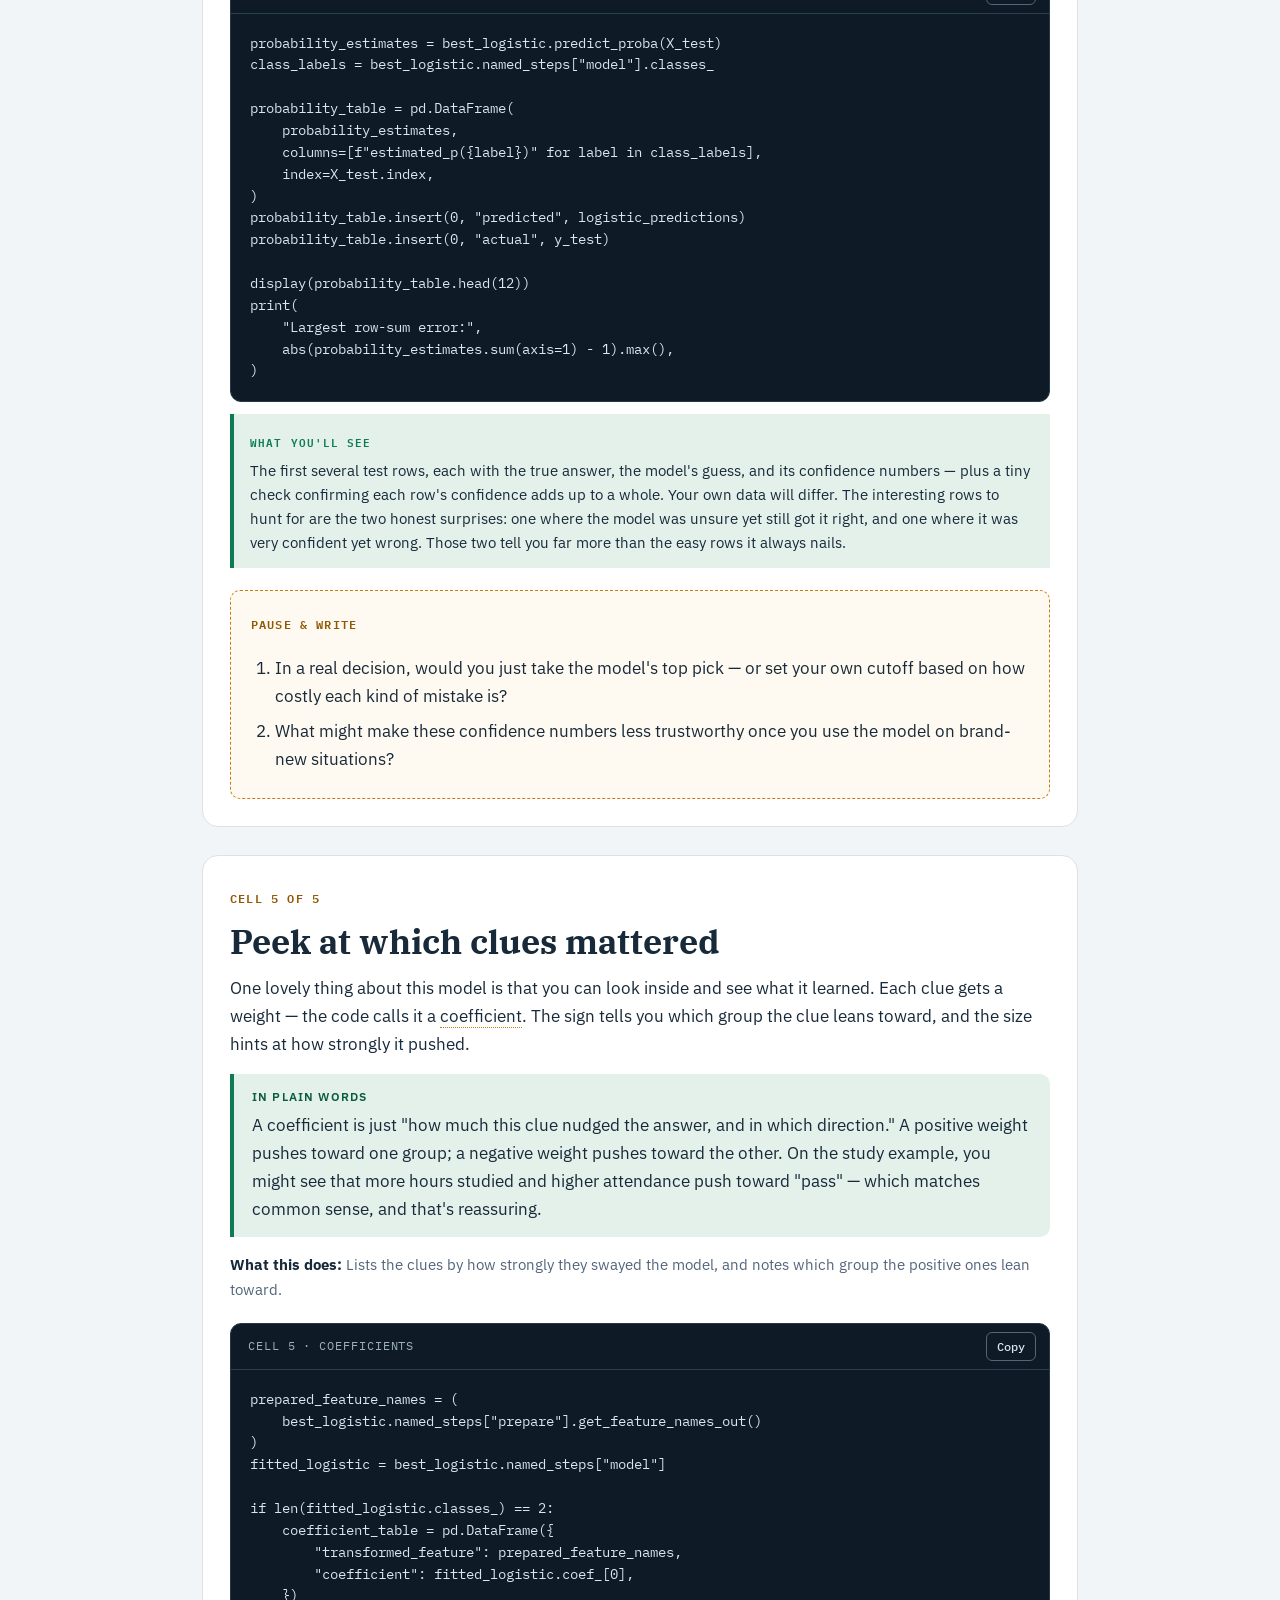
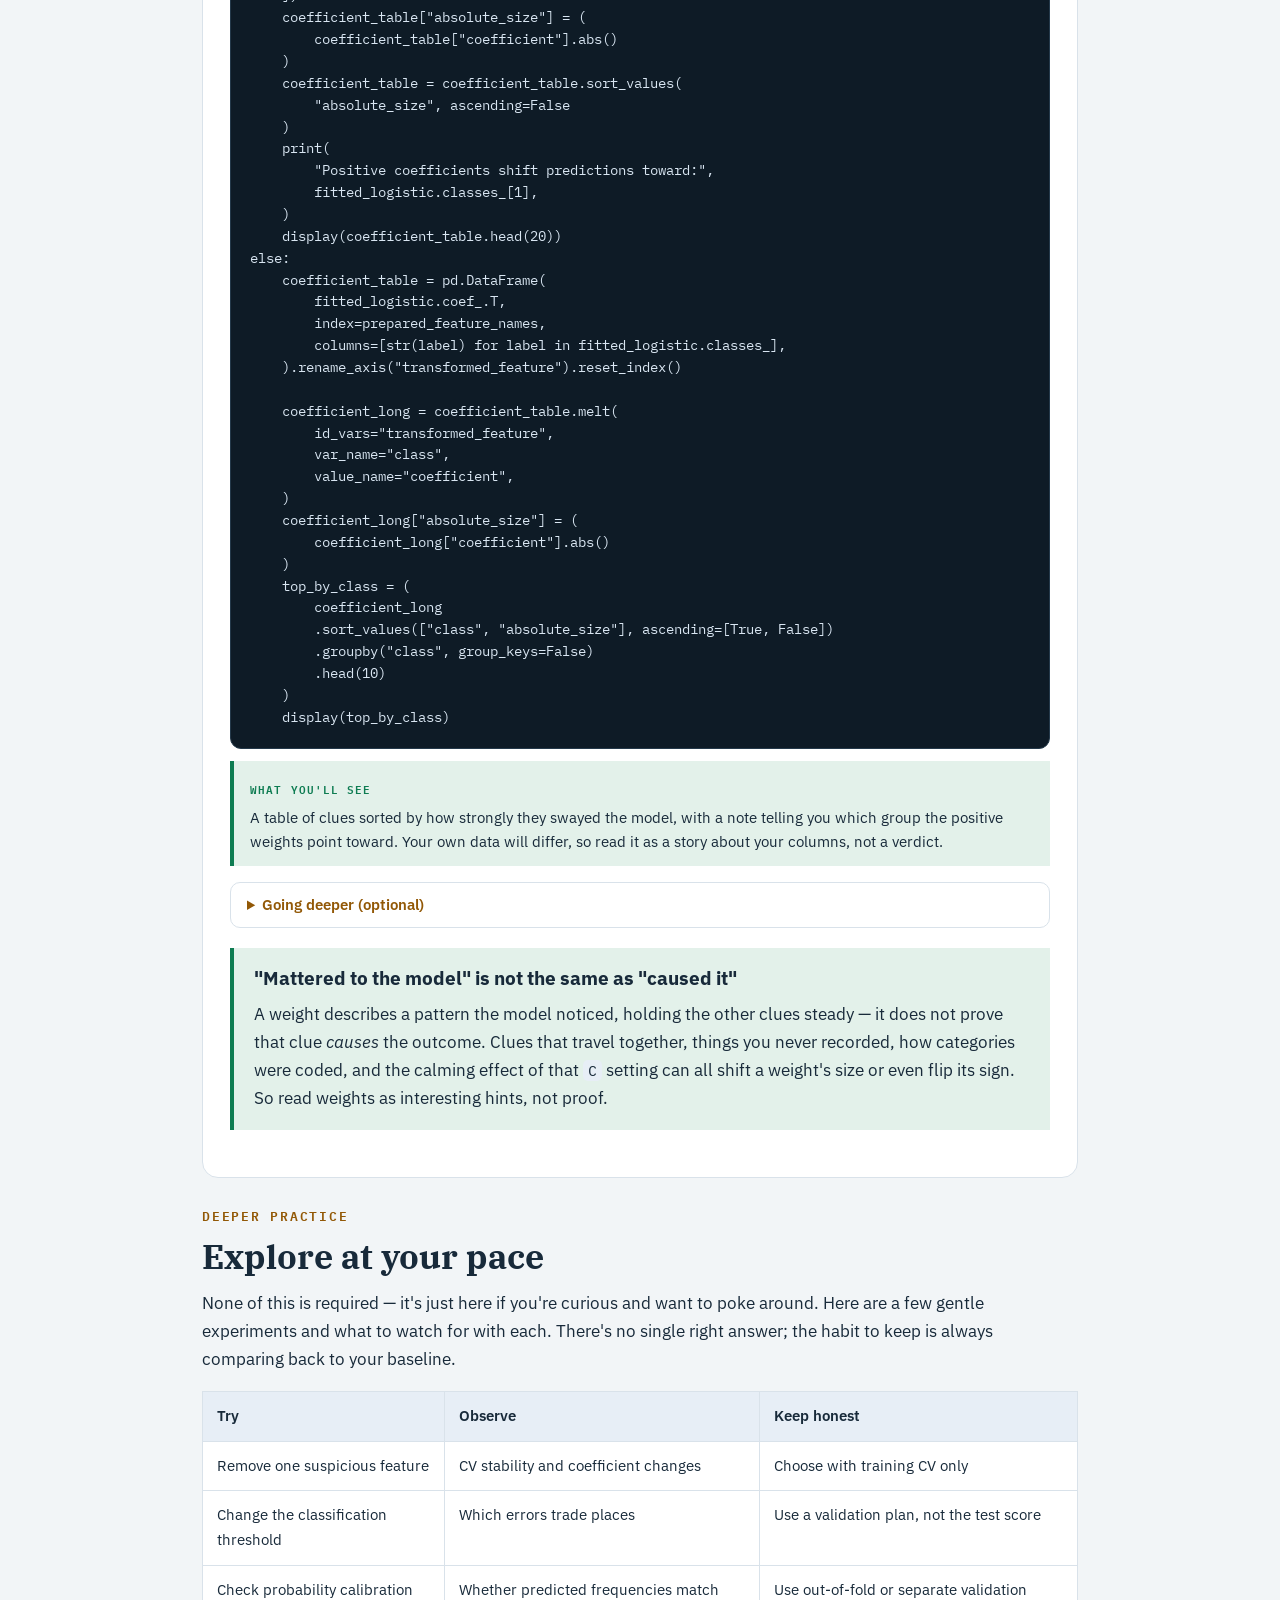
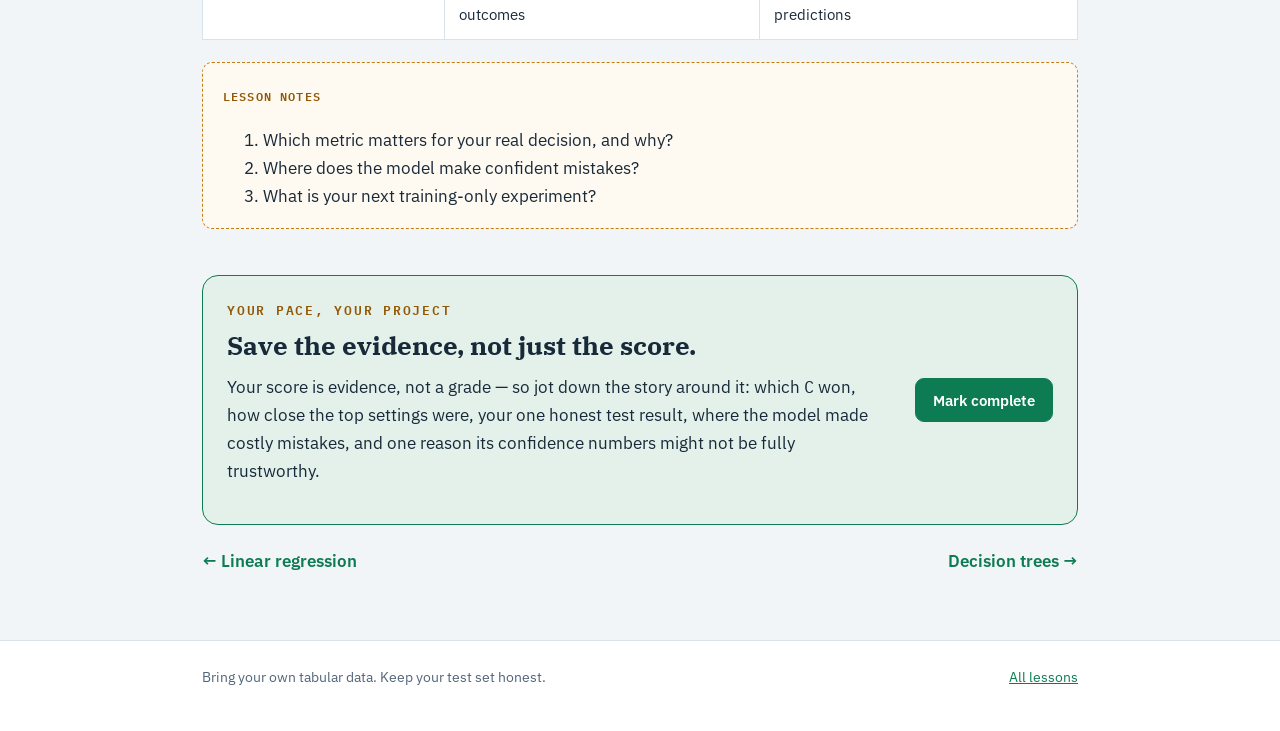
<file: logistic-regression/index.html>
<!DOCTYPE html>
<html lang="en">
<head>
  <meta charset="utf-8">
  <meta name="viewport" content="width=device-width, initial-scale=1">
  <title>Logistic regression with your data · Learn ML Models</title>
  <meta name="description" content="A self-paced, bring-your-own-data lesson on logistic regression, training-only cross-validation, estimated class probabilities, and coefficient interpretation.">
  <link rel="preconnect" href="https://fonts.googleapis.com">
  <link rel="preconnect" href="https://fonts.gstatic.com" crossorigin>
  <link href="https://fonts.googleapis.com/css2?family=IBM+Plex+Mono:wght@400;500;600&amp;family=IBM+Plex+Sans:wght@400;500;600&amp;family=IBM+Plex+Serif:wght@500;600&amp;display=swap" rel="stylesheet">
  <link rel="stylesheet" href="../assets/course.css">
</head>
<body>
  <nav class="topbar" aria-label="Course navigation">
    <div class="topbar-inner">
      <a class="wordmark" href="../">LEARN<span>·</span>ML<span>·</span>MODELS</a>
      <span class="lesson-tag">LESSON 03 / LOGISTIC REGRESSION</span>
    </div>
  </nav>

  <header class="hero wrap">
    <p class="eyebrow">Lesson 03 · Classification</p>
    <h1>A model that sorts things into groups — and tells you how sure it is</h1>
    <p class="lede">This lesson introduces a friendly, easy-to-read model for predicting a category — like "pass" or "not pass". Its special gift is that it doesn't just pick an answer; it tells you how confident it is, such as "about 80% likely to pass". We'll go slowly, one small idea at a time, at your own pace.</p>
    <div class="meta-chips">
      <span class="chip">your uploaded dataset</span>
      <span class="chip">classification only</span>
      <span class="chip">about 30 minutes</span>
    </div>
  </header>

  <main class="wrap">
    <section class="start-banner">
      <div>
        <h2>Continue in your foundation notebook</h2>
        <p>This lesson expects the variables and helper functions created in <a href="../start/">Your problem, your data</a>. Keep that Colab notebook open and add each cell below.</p>
      </div>
      <a class="button" href="../start/">Review foundation</a>
    </section>

    <section class="scope-banner">
      <h3>The confusing name, cleared up first</h3>
      <p>Yes, it's called logistic <em>regression</em> — but it is really a <em class="term" title="a model whose job is to sort each row into a category, not to predict a number">classifier</em>. That means its job is to sort each row into a group: yes/no, pass/fail, one of a few types. Don't let the word "regression" trip you up. If the thing you want to predict is a measured number instead (like a score or a price), head back to the model map and pick a regression lesson.</p>
    </section>

    <section>
      <p class="eyebrow">THE IDEA</p>
      <h2>How it decides, in everyday terms</h2>
      <p>Think of the model as a friendly judge weighing evidence. It looks at each clue in a row (each feature), decides how much each clue matters, and adds them up into a single running total. Then it converts that total into a probability — a number between 0 and 1 — that leans toward one group or another. Whichever group ends up most likely becomes its answer.</p>
      <div class="plain">
        <span>In plain words</span>
        <p>Each clue nudges the answer a little. A high total pushes toward one group; a low total pushes toward the other. The model smoothly slides from "probably this group" to "probably that group" rather than flipping abruptly — like a dimmer switch, not an on/off switch.</p>
      </div>
      <p>You'll also meet a setting the code calls <code>C</code>. It controls how much freedom the model has to react strongly to any one clue. A smaller <code>C</code> keeps the model calmer and simpler; a larger <code>C</code> lets it react more. Neither is automatically better, so instead of guessing, you'll let the data tell you which works best — using only the practice data, never the final exam.</p>
      <div class="callout">
        <h3>A probability is a considered opinion, not a promise</h3>
        <p>When the model says "about 80% likely to pass," treat that as its best-informed guess, not a guarantee. It's a considered opinion from what it has seen so far. It can be off — especially when you have only a little data, when the future turns out different from the past, or when something important simply wasn't recorded.</p>
      </div>
    </section>

    <section class="step">
      <span class="step-chip">CELL 1 OF 5</span>
      <h2>Get the model ready</h2>
      <p>This first cell double-checks that your foundation setup ran, then assembles the model so it's ready to learn. It puts two steps together in order: first it puts every number on a comparable footing (called <em class="term" title="rescaling numbers so they sit on a similar range, so no single column dominates just because its values are larger">scaling</em>), then it hands the result to the model. Bundling these steps together is called a <em class="term" title="a tidy chain of steps that always run in the same order, so the exact same preparation is applied every time">pipeline</em>.</p>
      <div class="plain">
        <span>In plain words</span>
        <p>Scaling means measuring every clue with the same-sized ruler, so a column like "attendance percent" doesn't overpower a column like "sleep hours" just because its numbers happen to be bigger. The pipeline makes sure this same preparation happens every single time, automatically.</p>
      </div>
      <p class="does"><strong>What this does:</strong> Checks that your setup cells ran, confirms you're doing a category-prediction task, and builds the model together with its number-scaling step.</p>
      <div class="codecard">
        <div class="codecard-head">
          <span>CELL 1 · MODEL SETUP</span>
          <button class="copy" type="button" aria-label="Copy model setup code">Copy</button>
        </div>
        <pre><code>import pandas as pd

from sklearn.linear_model import LogisticRegression
from sklearn.model_selection import GridSearchCV
from sklearn.pipeline import Pipeline

required_foundation = [
    "TASK", "RANDOM_STATE", "FEATURES", "X_train", "X_test",
    "y_train", "y_test", "make_preprocessor", "make_cv",
    "CV_FIT_PARAMS", "PRIMARY_SCORING", "evaluate_predictions",
    "results_log",
]
missing_foundation = [
    name for name in required_foundation if name not in globals()
]
if missing_foundation:
    raise NameError(
        "Run every Foundation cell first. Missing: "
        + ", ".join(missing_foundation)
    )

if TASK != "classification":
    raise ValueError(
        "Logistic regression predicts categories. "
        "Set TASK to 'classification' or choose a regression lesson."
    )

logistic_pipeline = Pipeline([
    ("prepare", make_preprocessor(scale_numeric=True)),
    ("model", LogisticRegression(
        max_iter=3000,
        random_state=RANDOM_STATE,
    )),
])

print("Training rows:", len(X_train))
print("Held-out test rows:", len(X_test))
print("Classes in training:", sorted(y_train.unique(), key=str))</code></pre>
      </div>
      <div class="checkpoint">
        <span>WHAT YOU'LL SEE</span>
        <p>A count of your practice rows and your set-aside test rows, plus a list of the groups the model will choose between (on the example students, "passed" is true or false — two groups). Your own data will differ. You just want to see at least two groups here. If a group is missing or has only a single row, that's a gentle nudge to revisit how you defined your target before going further. And if the cell complains that setup is missing, no worries — click Runtime then Run all and try again.</p>
      </div>
    </section>

    <section class="step">
      <span class="step-chip">CELL 2 OF 5</span>
      <h2>Let the data pick the best setting</h2>
      <p>Remember that <code>C</code> setting? Rather than guessing it, we try a handful of values and let the practice data show which works best. The trick is a fair, careful trial called <em class="term" title="repeatedly training on most of the practice data and quizzing on the part held back, then rotating which part is held back">cross-validation</em>.</p>
      <div class="plain">
        <span>In plain words</span>
        <p>Cross-validation is like giving the model several small practice quizzes. Each time, it studies most of the practice data and gets quizzed on the slice it hasn't seen yet — then we rotate which slice is held back. Averaging those quiz scores gives an honest sense of how each setting performs. Crucially, the real final exam (your test set) stays sealed the whole time.</p>
      </div>
      <p class="does"><strong>What this does:</strong> Tries five different <code>C</code> values, quizzes each one fairly on the practice data, and keeps the setting that scored best — then retrains that winner on all the practice data.</p>
      <div class="codecard">
        <div class="codecard-head">
          <span>CELL 2 · CROSS-VALIDATION</span>
          <button class="copy" type="button" aria-label="Copy cross-validation code">Copy</button>
        </div>
        <pre><code>search = GridSearchCV(
    estimator=logistic_pipeline,
    param_grid={
        "model__C": [0.01, 0.1, 1.0, 10.0, 100.0],
    },
    scoring=PRIMARY_SCORING,
    cv=make_cv(),
    n_jobs=-1,
    refit=True,
    return_train_score=True,
)

search.fit(X_train, y_train, **CV_FIT_PARAMS)
best_logistic = search.best_estimator_

cv_table = pd.DataFrame(search.cv_results_)[[
    "param_model__C",
    "mean_train_score",
    "mean_test_score",
    "std_test_score",
    "rank_test_score",
]].sort_values("rank_test_score")

display(cv_table)
print("Chosen settings:", search.best_params_)
print("Validation metric:", PRIMARY_SCORING)</code></pre>
      </div>
      <div class="checkpoint">
        <span>WHAT YOU'LL SEE</span>
        <p>A small table ranking the five <code>C</code> values by their average quiz score, and a note of which one won. Don't chase a dazzling winning number — look for a score that stays steady. If several settings land almost neck-and-neck, that's genuinely useful: it tells you the exact winner might wobble a bit, which is honest information about how sure we can be. Your own data will differ, and there's no single "right" number here.</p>
      </div>
      <div class="reflection">
        <span>PAUSE &amp; WRITE</span>
        <ol>
          <li>Did the calmer, simpler setting or the more reactive one work better on your practice quizzes?</li>
          <li>How close were the top settings to each other, compared with the gap to the rest?</li>
        </ol>
      </div>
    </section>

    <section class="step">
      <span class="step-chip">CELL 3 OF 5</span>
      <h2>Take one honest look at the final exam</h2>
      <p>The model and its setting are now locked in. This is the moment we open the sealed test set — the rows the model has never seen — and let it make its predictions, just once. We add the result to the same log as your <em class="term" title="a dead-simple stand-in that always guesses the most common answer; it's the score any real model should beat">baseline</em> and any earlier lessons.</p>
      <div class="plain">
        <span>In plain words</span>
        <p>The baseline is the "do-nothing" comparison — it just guesses the most common answer every time. On the example students, always guessing "pass" is right about 64% of the time. That's the bar to clear. If your model can't beat guessing the obvious, it isn't yet earning its keep.</p>
      </div>
      <p class="does"><strong>What this does:</strong> Shows the locked model the test rows for the first and only time, scores how well it did, and records that score next to your baseline.</p>
      <div class="codecard">
        <div class="codecard-head">
          <span>CELL 3 · FINAL EVALUATION</span>
          <button class="copy" type="button" aria-label="Copy final evaluation code">Copy</button>
        </div>
        <pre><code>logistic_predictions = best_logistic.predict(X_test)

logistic_result = evaluate_predictions(
    "Logistic regression",
    y_test,
    logistic_predictions,
)

print("Compare this row with the baseline using the metric that fits your problem.")</code></pre>
      </div>
      <div class="checkpoint">
        <span>WHAT YOU'LL SEE</span>
        <p>A single score for how often the model was right on the test rows. On the example students it usually lands around the mid-70s in percent — comfortably above the roughly 64% baseline. Your own data will differ, and there's no "correct" score to aim for: the honest question is simply "did it beat my baseline, and where does it still slip up?" A single overall number can quietly hide poor performance on a group that's rare but really matters, so it's worth a closer look.</p>
      </div>
      <div class="callout danger">
        <h3>Resist the urge to keep tweaking now</h3>
        <p>It's tempting, but if you change <code>C</code>, your features, or your preparation <em>because</em> of what you just saw on the test score, the test set quietly stops being a fair final exam. That's a subtle trap. Instead, jot the idea down as a future experiment — one you'd run with a fresh, untouched test set.</p>
      </div>
    </section>

    <section class="step">
      <span class="step-chip">CELL 4 OF 5</span>
      <h2>See how confident the model was</h2>
      <p>This is the model's special gift. Instead of only saying "pass," it can say "about 80% likely to pass." This cell lays those confidence numbers out in a table next to what actually happened, so you can see not just what the model guessed, but how sure it was.</p>
      <div class="plain">
        <span>In plain words</span>
        <p>For each row, the model spreads 100% of its confidence across the possible answers. If it's 80% sure of "pass," the remaining 20% goes to "not pass" — the numbers in a row always add up to a whole. A high number means "quite sure," a number near the middle means "honestly, this one's a toss-up."</p>
      </div>
      <p class="does"><strong>What this does:</strong> Builds a table showing, for each test row, what actually happened, what the model guessed, and how confident it was in each possible answer.</p>
      <div class="codecard">
        <div class="codecard-head">
          <span>CELL 4 · PROBABILITY ESTIMATES</span>
          <button class="copy" type="button" aria-label="Copy probability estimates code">Copy</button>
        </div>
        <pre><code>probability_estimates = best_logistic.predict_proba(X_test)
class_labels = best_logistic.named_steps["model"].classes_

probability_table = pd.DataFrame(
    probability_estimates,
    columns=[f"estimated_p({label})" for label in class_labels],
    index=X_test.index,
)
probability_table.insert(0, "predicted", logistic_predictions)
probability_table.insert(0, "actual", y_test)

display(probability_table.head(12))
print(
    "Largest row-sum error:",
    abs(probability_estimates.sum(axis=1) - 1).max(),
)</code></pre>
      </div>
      <div class="checkpoint">
        <span>WHAT YOU'LL SEE</span>
        <p>The first several test rows, each with the true answer, the model's guess, and its confidence numbers — plus a tiny check confirming each row's confidence adds up to a whole. Your own data will differ. The interesting rows to hunt for are the two honest surprises: one where the model was unsure yet still got it right, and one where it was very confident yet wrong. Those two tell you far more than the easy rows it always nails.</p>
      </div>
      <div class="reflection">
        <span>PAUSE &amp; WRITE</span>
        <ol>
          <li>In a real decision, would you just take the model's top pick — or set your own cutoff based on how costly each kind of mistake is?</li>
          <li>What might make these confidence numbers less trustworthy once you use the model on brand-new situations?</li>
        </ol>
      </div>
    </section>

    <section class="step">
      <span class="step-chip">CELL 5 OF 5</span>
      <h2>Peek at which clues mattered</h2>
      <p>One lovely thing about this model is that you can look inside and see what it learned. Each clue gets a weight — the code calls it a <em class="term" title="a learned weight showing how strongly, and in which direction, a clue pushes the model's answer">coefficient</em>. The sign tells you which group the clue leans toward, and the size hints at how strongly it pushed.</p>
      <div class="plain">
        <span>In plain words</span>
        <p>A coefficient is just "how much this clue nudged the answer, and in which direction." A positive weight pushes toward one group; a negative weight pushes toward the other. On the study example, you might see that more hours studied and higher attendance push toward "pass" — which matches common sense, and that's reassuring.</p>
      </div>
      <p class="does"><strong>What this does:</strong> Lists the clues by how strongly they swayed the model, and notes which group the positive ones lean toward.</p>
      <div class="codecard">
        <div class="codecard-head">
          <span>CELL 5 · COEFFICIENTS</span>
          <button class="copy" type="button" aria-label="Copy coefficient inspection code">Copy</button>
        </div>
        <pre><code>prepared_feature_names = (
    best_logistic.named_steps["prepare"].get_feature_names_out()
)
fitted_logistic = best_logistic.named_steps["model"]

if len(fitted_logistic.classes_) == 2:
    coefficient_table = pd.DataFrame({
        "transformed_feature": prepared_feature_names,
        "coefficient": fitted_logistic.coef_[0],
    })
    coefficient_table["absolute_size"] = (
        coefficient_table["coefficient"].abs()
    )
    coefficient_table = coefficient_table.sort_values(
        "absolute_size", ascending=False
    )
    print(
        "Positive coefficients shift predictions toward:",
        fitted_logistic.classes_[1],
    )
    display(coefficient_table.head(20))
else:
    coefficient_table = pd.DataFrame(
        fitted_logistic.coef_.T,
        index=prepared_feature_names,
        columns=[str(label) for label in fitted_logistic.classes_],
    ).rename_axis("transformed_feature").reset_index()

    coefficient_long = coefficient_table.melt(
        id_vars="transformed_feature",
        var_name="class",
        value_name="coefficient",
    )
    coefficient_long["absolute_size"] = (
        coefficient_long["coefficient"].abs()
    )
    top_by_class = (
        coefficient_long
        .sort_values(["class", "absolute_size"], ascending=[True, False])
        .groupby("class", group_keys=False)
        .head(10)
    )
    display(top_by_class)</code></pre>
      </div>
      <div class="checkpoint">
        <span>WHAT YOU'LL SEE</span>
        <p>A table of clues sorted by how strongly they swayed the model, with a note telling you which group the positive weights point toward. Your own data will differ, so read it as a story about your columns, not a verdict.</p>
      </div>
      <details class="deep">
        <summary>Going deeper (optional)</summary>
        <p>A couple of honest cautions if you want to read the weights closely. When your target has two groups, the plus/minus signs are all relative to the <em>second</em> group the model lists. When it has three or more groups, read each group's column on its own. Also, the number clues were put on the same-sized ruler earlier (scaled), while yes/no category clues were not — so you can't line up all the sizes as one tidy ranking of importance. Compare like with like.</p>
      </details>
      <div class="callout green">
        <h3>"Mattered to the model" is not the same as "caused it"</h3>
        <p>A weight describes a pattern the model noticed, holding the other clues steady — it does not prove that clue <em>causes</em> the outcome. Clues that travel together, things you never recorded, how categories were coded, and the calming effect of that <code>C</code> setting can all shift a weight's size or even flip its sign. So read weights as interesting hints, not proof.</p>
      </div>
    </section>

    <section>
      <p class="eyebrow">DEEPER PRACTICE</p>
      <h2>Explore at your pace</h2>
      <p>None of this is required — it's just here if you're curious and want to poke around. Here are a few gentle experiments and what to watch for with each. There's no single right answer; the habit to keep is always comparing back to your baseline.</p>
      <div class="tablewrap">
        <table>
          <thead><tr><th>Try</th><th>Observe</th><th>Keep honest</th></tr></thead>
          <tbody>
            <tr><td>Remove one suspicious feature</td><td>CV stability and coefficient changes</td><td>Choose with training CV only</td></tr>
            <tr><td>Change the classification threshold</td><td>Which errors trade places</td><td>Use a validation plan, not the test score</td></tr>
            <tr><td>Check probability calibration</td><td>Whether predicted frequencies match outcomes</td><td>Use out-of-fold or separate validation predictions</td></tr>
          </tbody>
        </table>
      </div>
      <div class="reflection">
        <span>LESSON NOTES</span>
        <ol>
          <li>Which metric matters for your real decision, and why?</li>
          <li>Where does the model make confident mistakes?</li>
          <li>What is your next training-only experiment?</li>
        </ol>
      </div>
    </section>

    <section class="completion-card">
      <div>
        <p class="eyebrow">YOUR PACE, YOUR PROJECT</p>
        <h2>Save the evidence, not just the score.</h2>
        <p>Your score is evidence, not a grade — so jot down the story around it: which <code>C</code> won, how close the top settings were, your one honest test result, where the model made costly mistakes, and one reason its confidence numbers might not be fully trustworthy.</p>
      </div>
      <button class="complete-button" type="button" data-complete="logistic-regression">Mark complete</button>
    </section>

    <nav class="lesson-nav" aria-label="Previous and next lessons">
      <a href="../linear-regression/">← Linear regression</a>
      <a href="../decision-trees/">Decision trees →</a>
    </nav>
  </main>

  <footer>
    <div class="foot-inner">
      <span>Bring your own tabular data. Keep your test set honest.</span>
      <a href="../">All lessons</a>
    </div>
  </footer>
  <script src="../assets/course.js"></script>
</body>
</html>
</file>
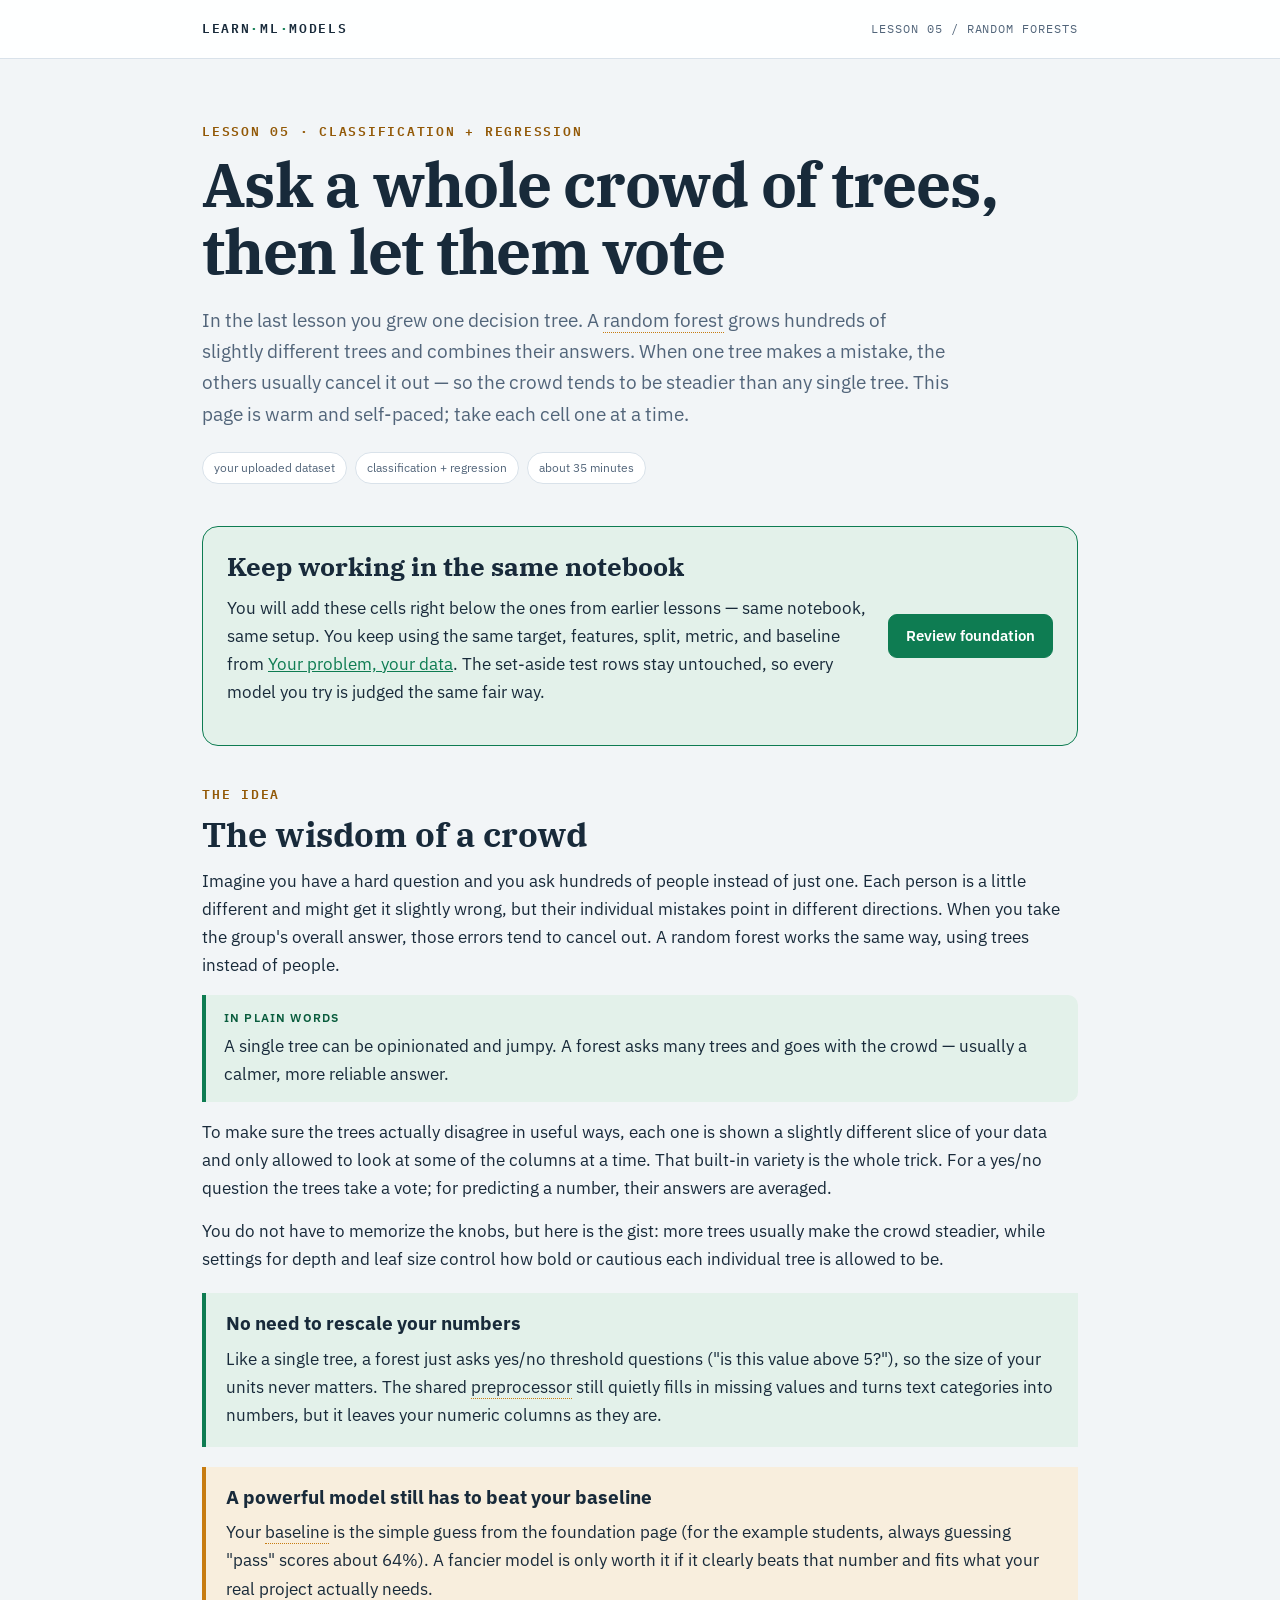
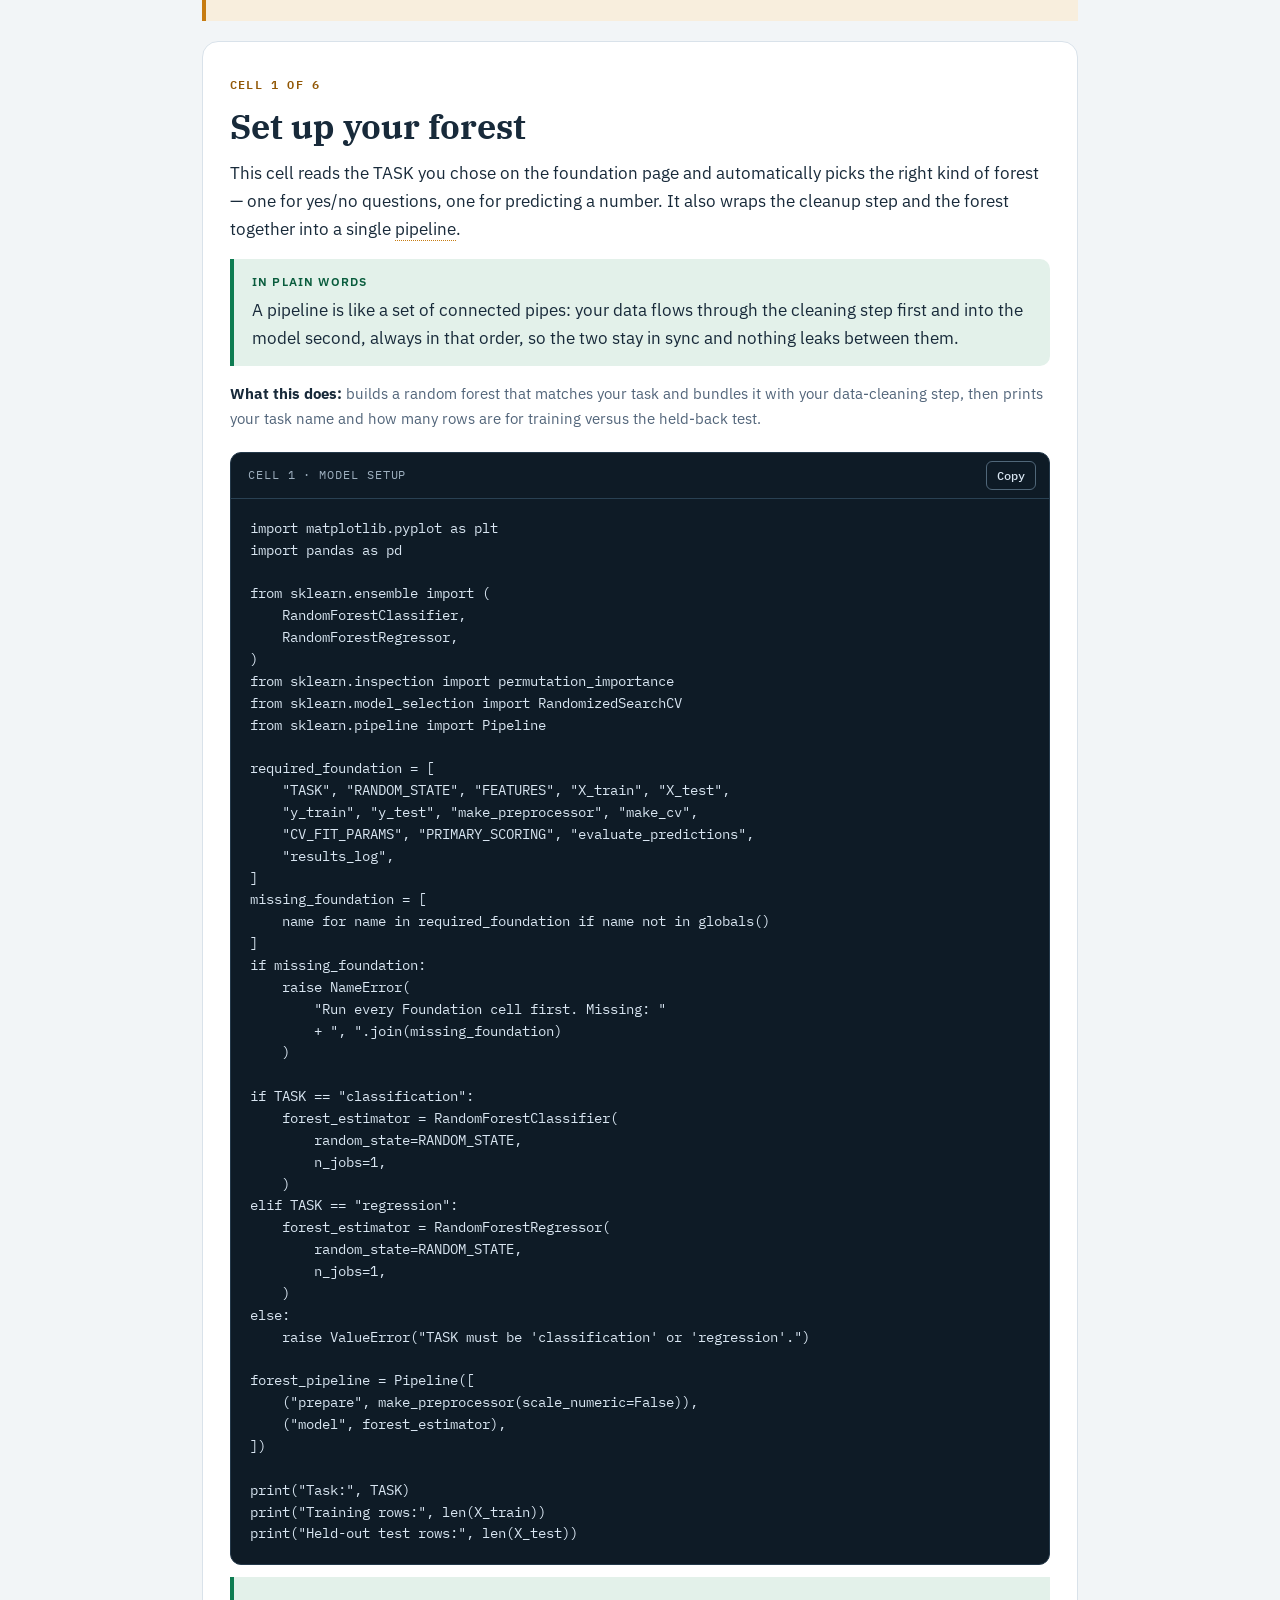
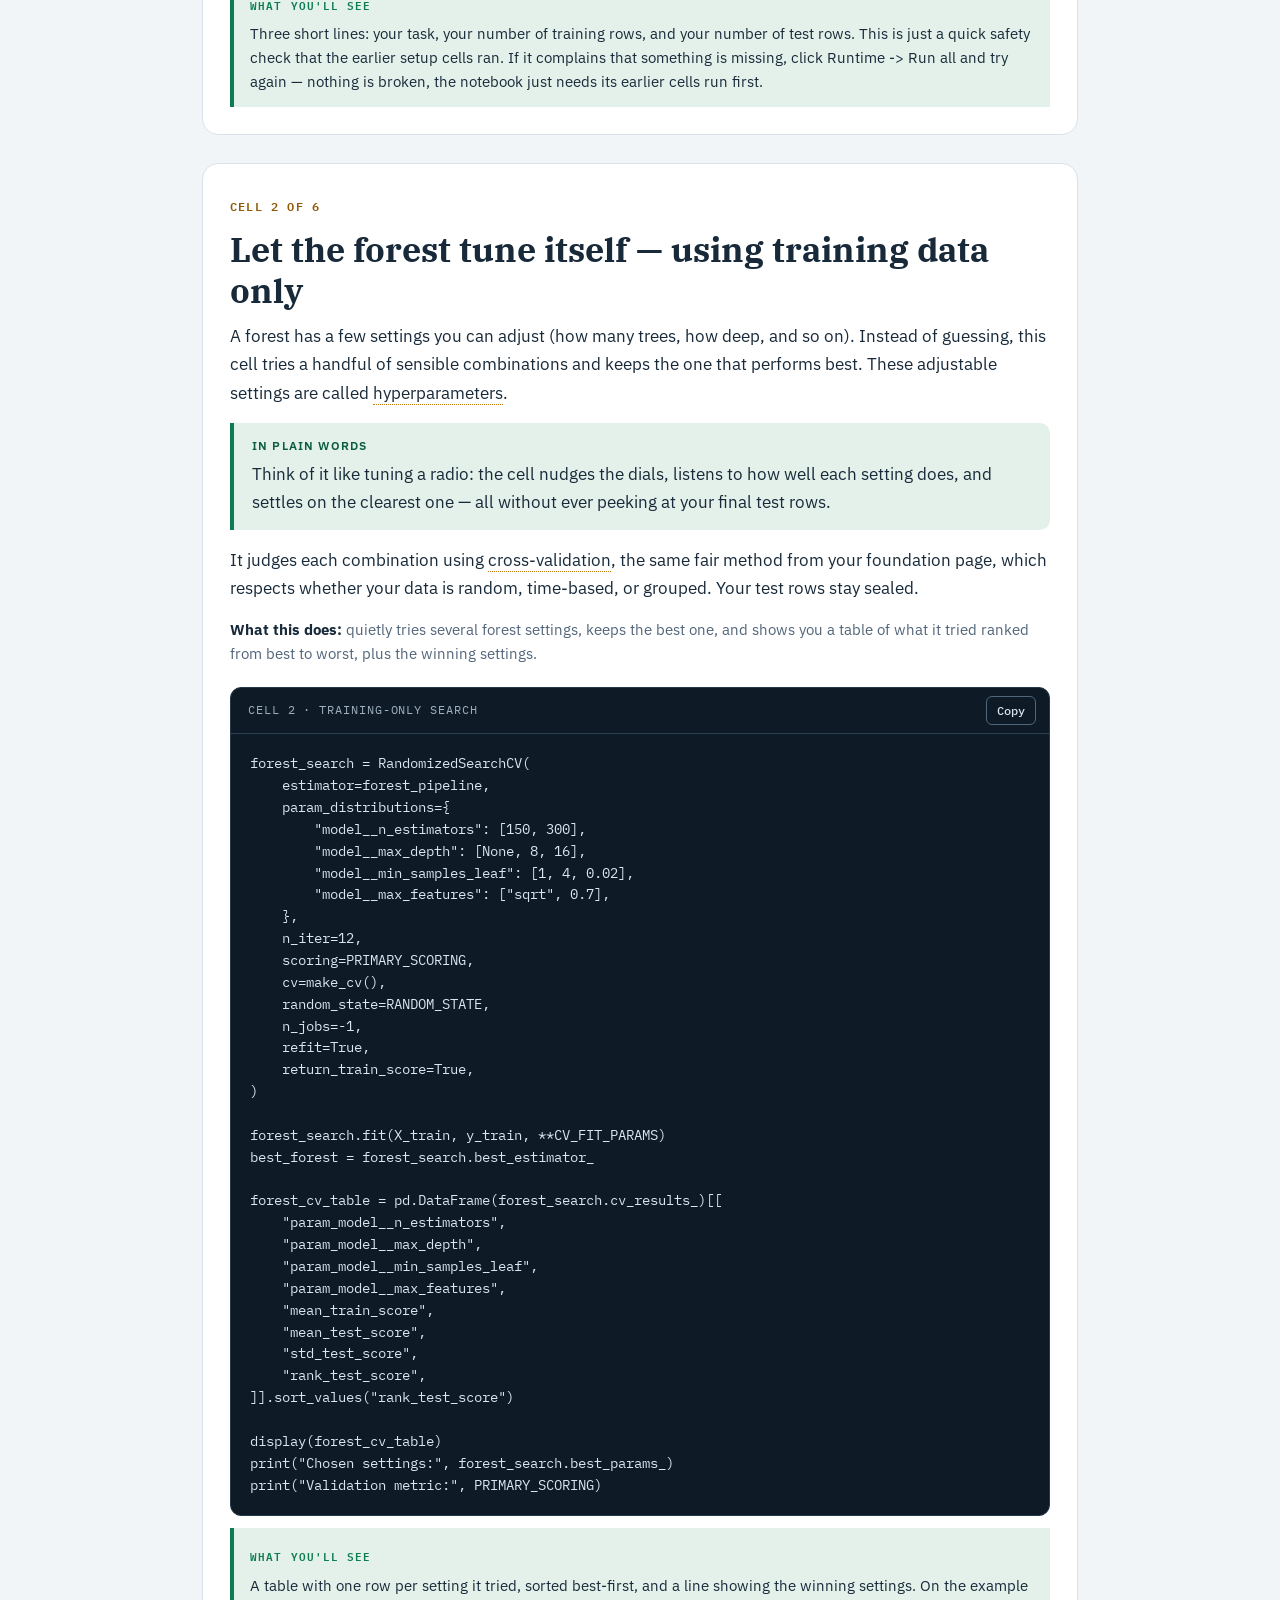
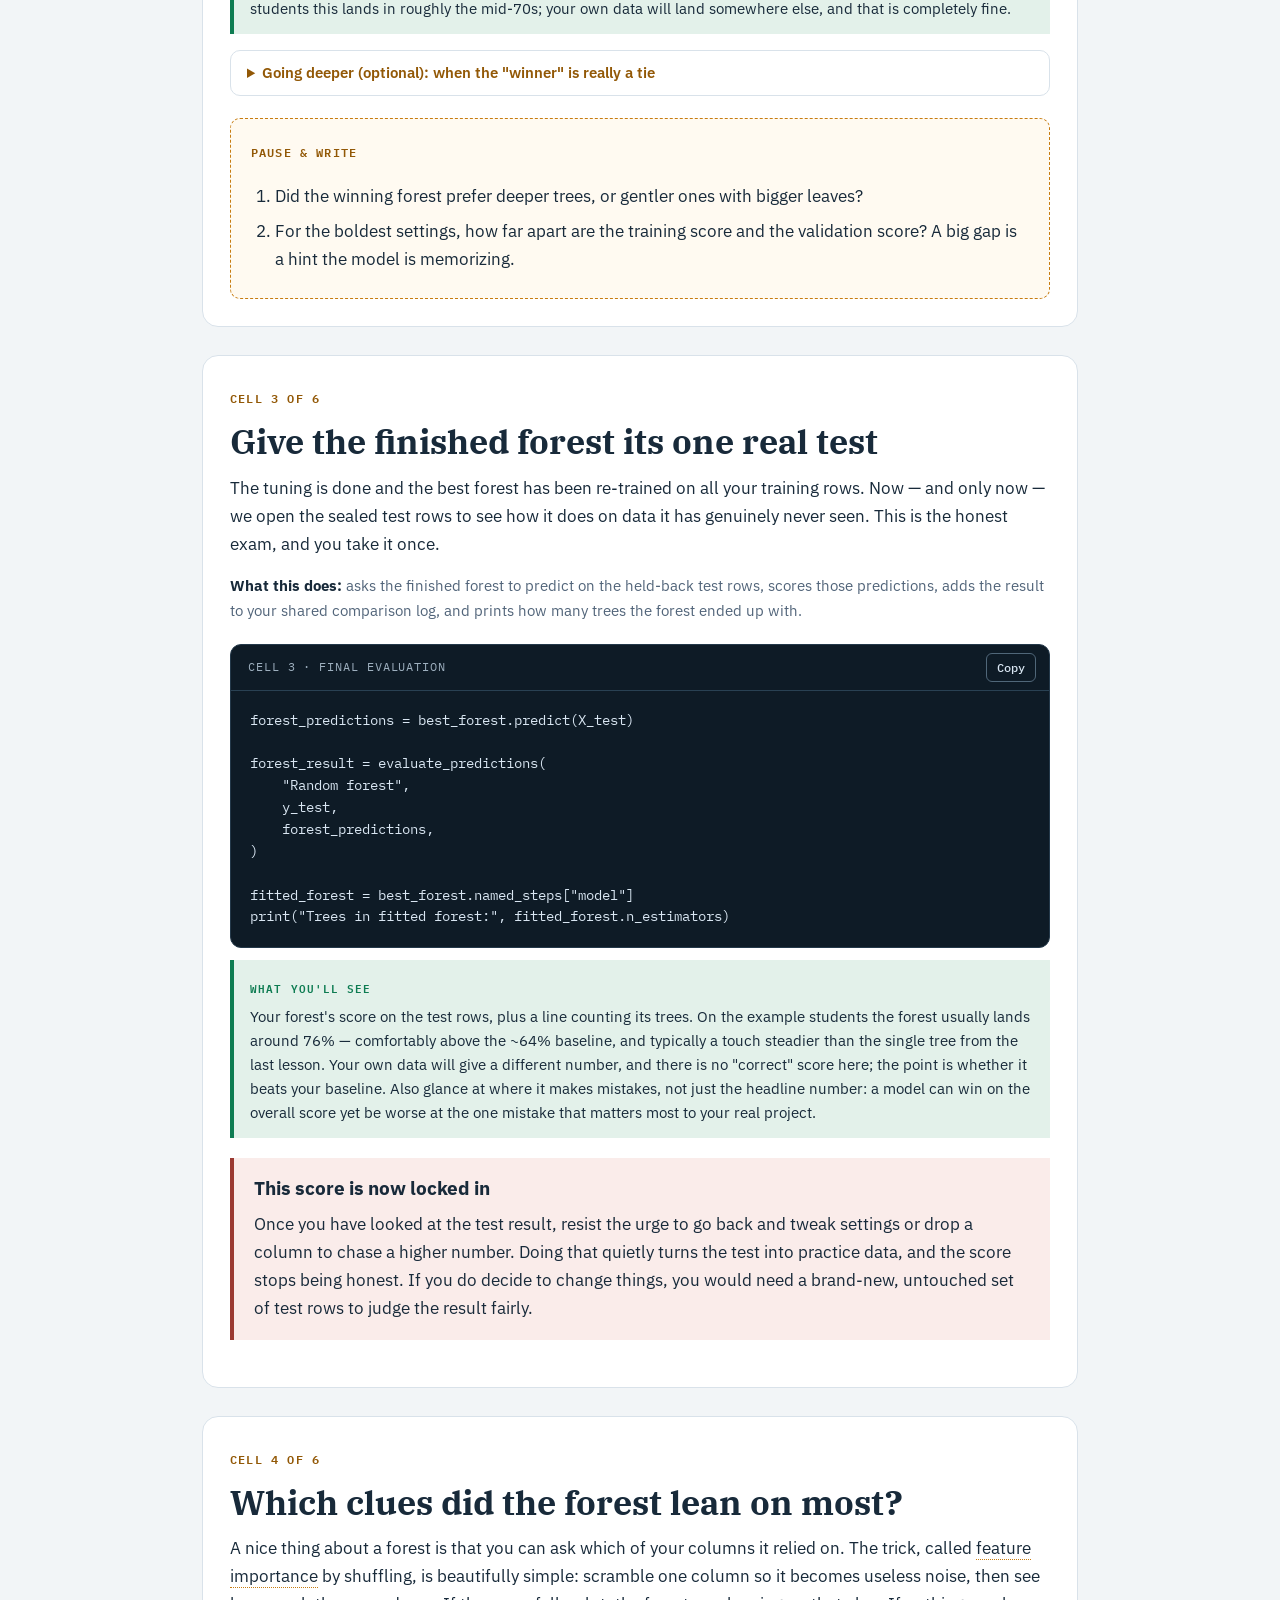
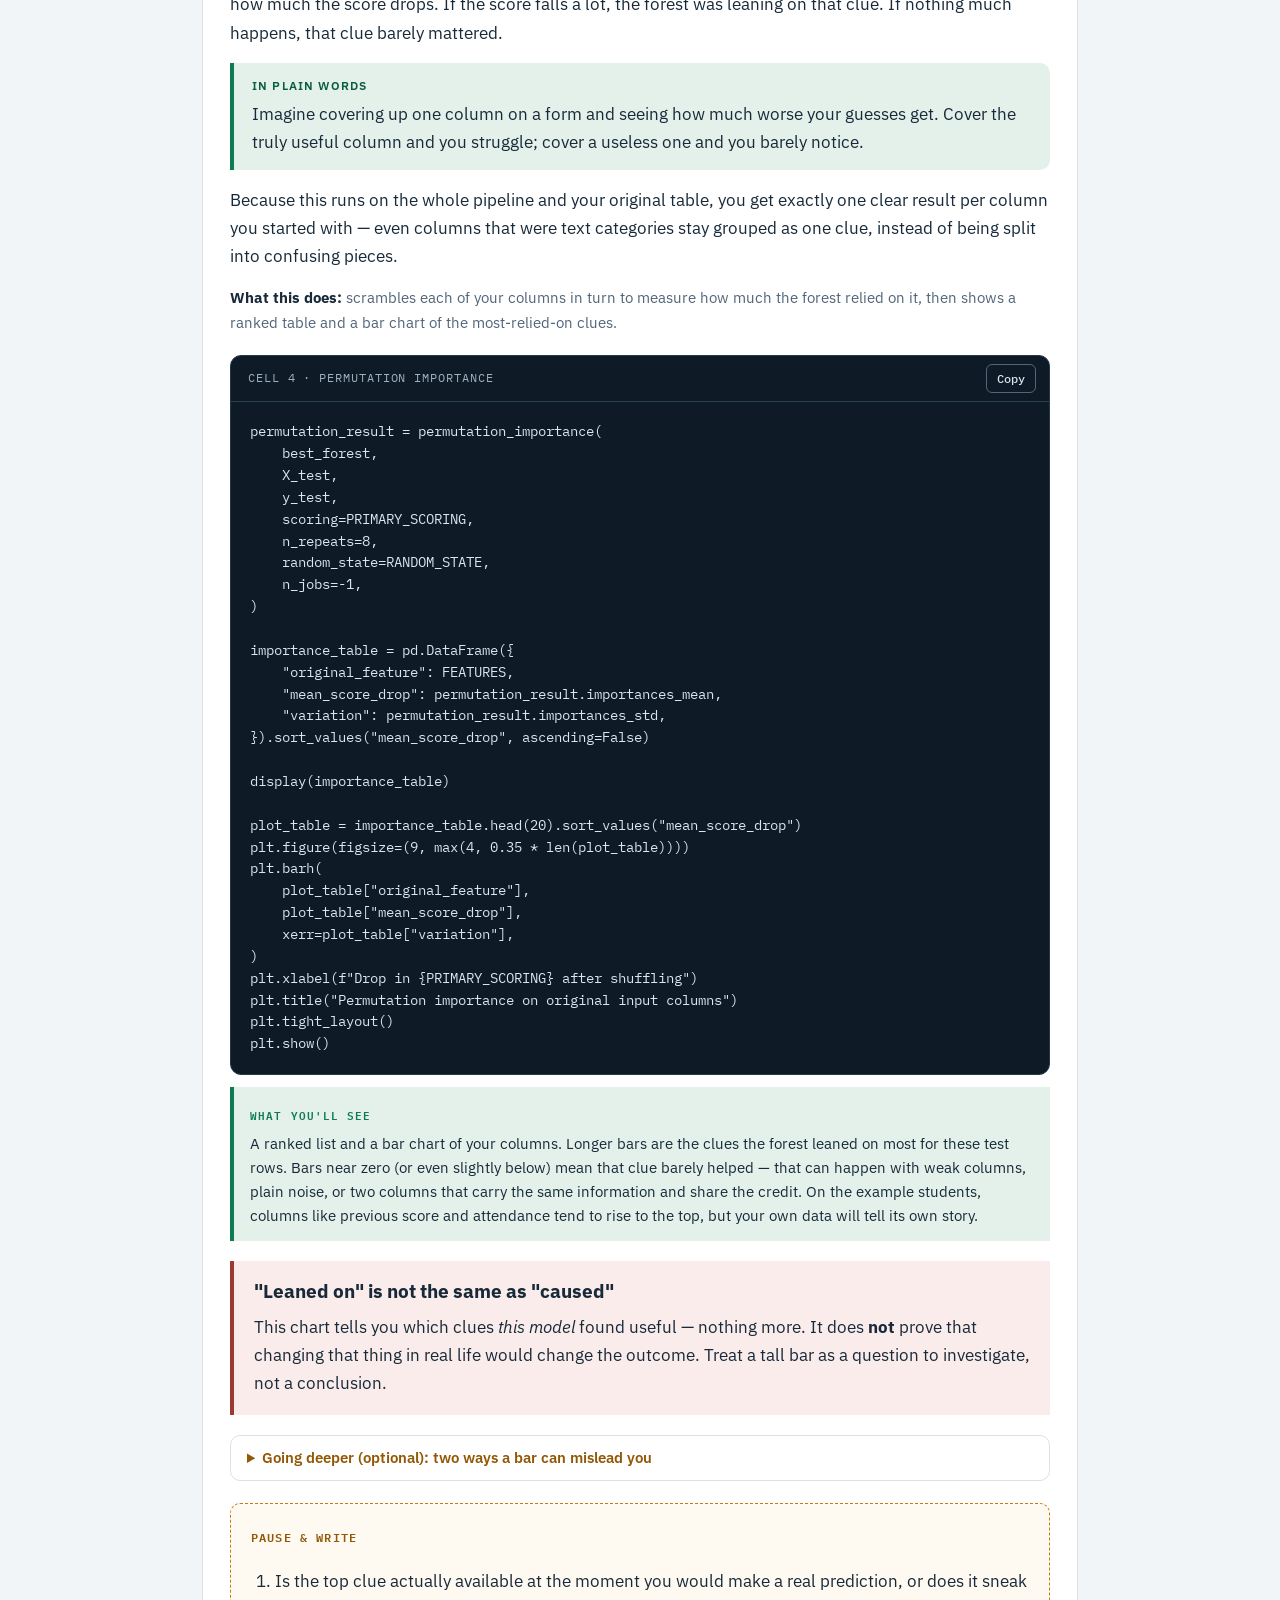
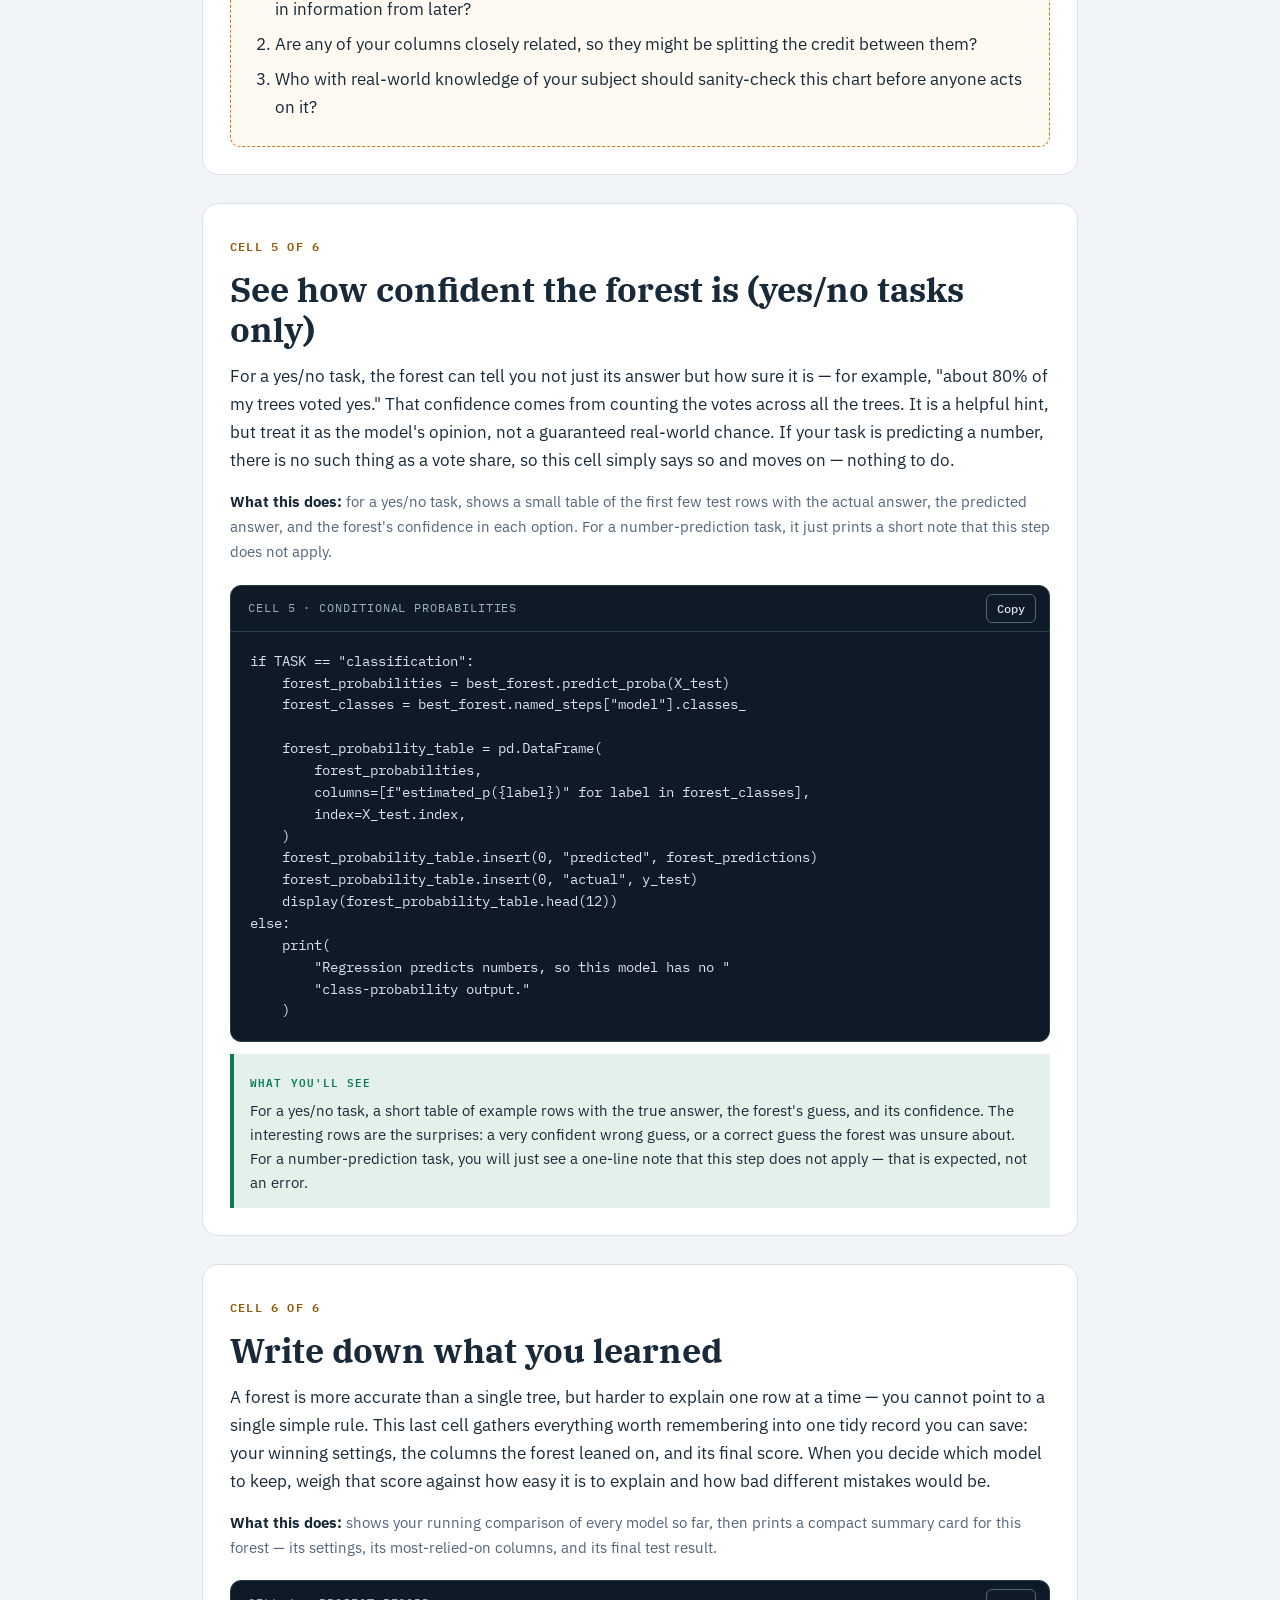
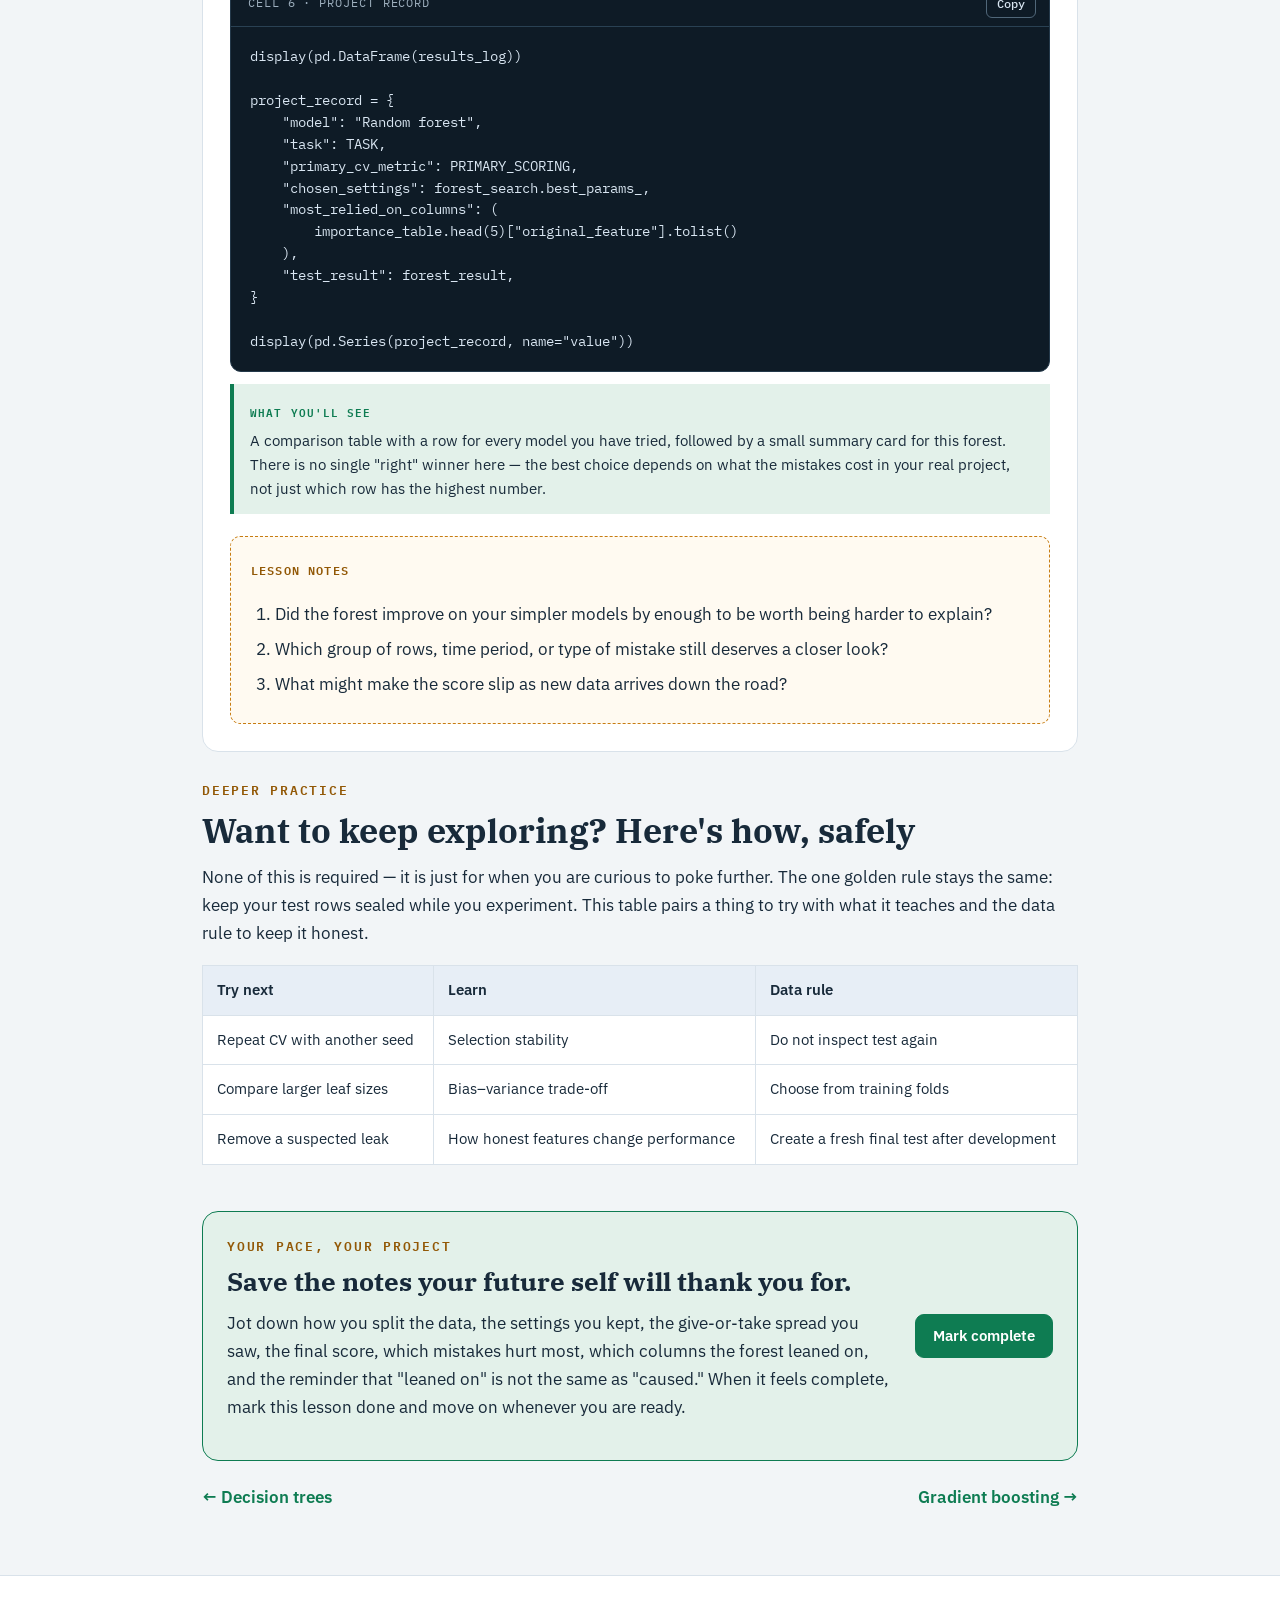
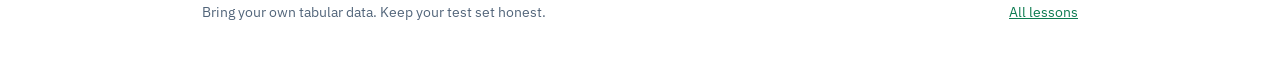
<file: random-forests/index.html>
<!DOCTYPE html>
<html lang="en">
<head>
  <meta charset="utf-8">
  <meta name="viewport" content="width=device-width, initial-scale=1">
  <title>Random forests with your data · Learn ML Models</title>
  <meta name="description" content="A self-paced, bring-your-own-data lesson on random forests for classification and regression, training-only tuning, permutation importance, and estimated probabilities.">
  <link rel="preconnect" href="https://fonts.googleapis.com">
  <link rel="preconnect" href="https://fonts.gstatic.com" crossorigin>
  <link href="https://fonts.googleapis.com/css2?family=IBM+Plex+Mono:wght@400;500;600&amp;family=IBM+Plex+Sans:wght@400;500;600&amp;family=IBM+Plex+Serif:wght@500;600&amp;display=swap" rel="stylesheet">
  <link rel="stylesheet" href="../assets/course.css">
</head>
<body>
  <nav class="topbar" aria-label="Course navigation">
    <div class="topbar-inner">
      <a class="wordmark" href="../">LEARN<span>·</span>ML<span>·</span>MODELS</a>
      <span class="lesson-tag">LESSON 05 / RANDOM FORESTS</span>
    </div>
  </nav>

  <header class="hero wrap">
    <p class="eyebrow">Lesson 05 · Classification + Regression</p>
    <h1>Ask a whole crowd of trees, then let them vote</h1>
    <p class="lede">In the last lesson you grew one decision tree. A <em class="term" title="a large group of decision trees whose predictions are combined into one answer">random forest</em> grows hundreds of slightly different trees and combines their answers. When one tree makes a mistake, the others usually cancel it out — so the crowd tends to be steadier than any single tree. This page is warm and self-paced; take each cell one at a time.</p>
    <div class="meta-chips">
      <span class="chip">your uploaded dataset</span>
      <span class="chip">classification + regression</span>
      <span class="chip">about 35 minutes</span>
    </div>
  </header>

  <main class="wrap">
    <section class="start-banner">
      <div>
        <h2>Keep working in the same notebook</h2>
        <p>You will add these cells right below the ones from earlier lessons — same notebook, same setup. You keep using the same target, features, split, metric, and baseline from <a href="../start/">Your problem, your data</a>. The set-aside test rows stay untouched, so every model you try is judged the same fair way.</p>
      </div>
      <a class="button" href="../start/">Review foundation</a>
    </section>

    <section>
      <p class="eyebrow">THE IDEA</p>
      <h2>The wisdom of a crowd</h2>
      <p>Imagine you have a hard question and you ask hundreds of people instead of just one. Each person is a little different and might get it slightly wrong, but their individual mistakes point in different directions. When you take the group's overall answer, those errors tend to cancel out. A random forest works the same way, using trees instead of people.</p>
      <div class="plain">
        <span>In plain words</span>
        <p>A single tree can be opinionated and jumpy. A forest asks many trees and goes with the crowd — usually a calmer, more reliable answer.</p>
      </div>
      <p>To make sure the trees actually disagree in useful ways, each one is shown a slightly different slice of your data and only allowed to look at some of the columns at a time. That built-in variety is the whole trick. For a yes/no question the trees take a vote; for predicting a number, their answers are averaged.</p>
      <p>You do not have to memorize the knobs, but here is the gist: more trees usually make the crowd steadier, while settings for depth and leaf size control how bold or cautious each individual tree is allowed to be.</p>
      <div class="callout green">
        <h3>No need to rescale your numbers</h3>
        <p>Like a single tree, a forest just asks yes/no threshold questions ("is this value above 5?"), so the size of your units never matters. The shared <em class="term" title="the shared setup step that cleans your data the same way every time — filling gaps and turning words into numbers">preprocessor</em> still quietly fills in missing values and turns text categories into numbers, but it leaves your numeric columns as they are.</p>
      </div>
      <div class="callout">
        <h3>A powerful model still has to beat your baseline</h3>
        <p>Your <em class="term" title="the simple always-guess-the-obvious-answer score that any real model must beat to be worth using">baseline</em> is the simple guess from the foundation page (for the example students, always guessing "pass" scores about 64%). A fancier model is only worth it if it clearly beats that number and fits what your real project actually needs.</p>
      </div>
    </section>

    <section class="step">
      <span class="step-chip">CELL 1 OF 6</span>
      <h2>Set up your forest</h2>
      <p>This cell reads the TASK you chose on the foundation page and automatically picks the right kind of forest — one for yes/no questions, one for predicting a number. It also wraps the cleanup step and the forest together into a single <em class="term" title="a bundle that runs the data-cleaning step and the model together, in order, so nothing can be skipped or mixed up">pipeline</em>.</p>
      <div class="plain">
        <span>In plain words</span>
        <p>A pipeline is like a set of connected pipes: your data flows through the cleaning step first and into the model second, always in that order, so the two stay in sync and nothing leaks between them.</p>
      </div>
      <p class="does"><strong>What this does:</strong> builds a random forest that matches your task and bundles it with your data-cleaning step, then prints your task name and how many rows are for training versus the held-back test.</p>
      <div class="codecard">
        <div class="codecard-head">
          <span>CELL 1 · MODEL SETUP</span>
          <button class="copy" type="button" aria-label="Copy random forest setup code">Copy</button>
        </div>
        <pre><code>import matplotlib.pyplot as plt
import pandas as pd

from sklearn.ensemble import (
    RandomForestClassifier,
    RandomForestRegressor,
)
from sklearn.inspection import permutation_importance
from sklearn.model_selection import RandomizedSearchCV
from sklearn.pipeline import Pipeline

required_foundation = [
    "TASK", "RANDOM_STATE", "FEATURES", "X_train", "X_test",
    "y_train", "y_test", "make_preprocessor", "make_cv",
    "CV_FIT_PARAMS", "PRIMARY_SCORING", "evaluate_predictions",
    "results_log",
]
missing_foundation = [
    name for name in required_foundation if name not in globals()
]
if missing_foundation:
    raise NameError(
        "Run every Foundation cell first. Missing: "
        + ", ".join(missing_foundation)
    )

if TASK == "classification":
    forest_estimator = RandomForestClassifier(
        random_state=RANDOM_STATE,
        n_jobs=1,
    )
elif TASK == "regression":
    forest_estimator = RandomForestRegressor(
        random_state=RANDOM_STATE,
        n_jobs=1,
    )
else:
    raise ValueError("TASK must be 'classification' or 'regression'.")

forest_pipeline = Pipeline([
    ("prepare", make_preprocessor(scale_numeric=False)),
    ("model", forest_estimator),
])

print("Task:", TASK)
print("Training rows:", len(X_train))
print("Held-out test rows:", len(X_test))</code></pre>
      </div>
      <div class="checkpoint">
        <span>WHAT YOU'LL SEE</span>
        <p>Three short lines: your task, your number of training rows, and your number of test rows. This is just a quick safety check that the earlier setup cells ran. If it complains that something is missing, click Runtime -> Run all and try again — nothing is broken, the notebook just needs its earlier cells run first.</p>
      </div>
    </section>

    <section class="step">
      <span class="step-chip">CELL 2 OF 6</span>
      <h2>Let the forest tune itself — using training data only</h2>
      <p>A forest has a few settings you can adjust (how many trees, how deep, and so on). Instead of guessing, this cell tries a handful of sensible combinations and keeps the one that performs best. These adjustable settings are called <em class="term" title="a setting you choose before training, like the number of trees or how deep each one grows — as opposed to something the model learns on its own">hyperparameters</em>.</p>
      <div class="plain">
        <span>In plain words</span>
        <p>Think of it like tuning a radio: the cell nudges the dials, listens to how well each setting does, and settles on the clearest one — all without ever peeking at your final test rows.</p>
      </div>
      <p>It judges each combination using <em class="term" title="a fair testing method: the training data is split into several parts, and the model is tested on each part in turn so no single lucky split decides the winner">cross-validation</em>, the same fair method from your foundation page, which respects whether your data is random, time-based, or grouped. Your test rows stay sealed.</p>
      <p class="does"><strong>What this does:</strong> quietly tries several forest settings, keeps the best one, and shows you a table of what it tried ranked from best to worst, plus the winning settings.</p>
      <div class="codecard">
        <div class="codecard-head">
          <span>CELL 2 · TRAINING-ONLY SEARCH</span>
          <button class="copy" type="button" aria-label="Copy random forest search code">Copy</button>
        </div>
        <pre><code>forest_search = RandomizedSearchCV(
    estimator=forest_pipeline,
    param_distributions={
        "model__n_estimators": [150, 300],
        "model__max_depth": [None, 8, 16],
        "model__min_samples_leaf": [1, 4, 0.02],
        "model__max_features": ["sqrt", 0.7],
    },
    n_iter=12,
    scoring=PRIMARY_SCORING,
    cv=make_cv(),
    random_state=RANDOM_STATE,
    n_jobs=-1,
    refit=True,
    return_train_score=True,
)

forest_search.fit(X_train, y_train, **CV_FIT_PARAMS)
best_forest = forest_search.best_estimator_

forest_cv_table = pd.DataFrame(forest_search.cv_results_)[[
    "param_model__n_estimators",
    "param_model__max_depth",
    "param_model__min_samples_leaf",
    "param_model__max_features",
    "mean_train_score",
    "mean_test_score",
    "std_test_score",
    "rank_test_score",
]].sort_values("rank_test_score")

display(forest_cv_table)
print("Chosen settings:", forest_search.best_params_)
print("Validation metric:", PRIMARY_SCORING)</code></pre>
      </div>
      <div class="checkpoint">
        <span>WHAT YOU'LL SEE</span>
        <p>A table with one row per setting it tried, sorted best-first, and a line showing the winning settings. On the example students this lands in roughly the mid-70s; your own data will land somewhere else, and that is completely fine.</p>
      </div>
      <details class="deep">
        <summary>Going deeper (optional): when the "winner" is really a tie</summary>
        <p>Notice the last column of each row is a spread — a "give or take" range. If several top rows overlap within that give-or-take, they are basically tied, and the exact number-one row is not truly better than its close neighbours. In that case the difference is likely just luck of the split, so don't read too much into which row landed first.</p>
      </details>
      <div class="reflection">
        <span>PAUSE &amp; WRITE</span>
        <ol>
          <li>Did the winning forest prefer deeper trees, or gentler ones with bigger leaves?</li>
          <li>For the boldest settings, how far apart are the training score and the validation score? A big gap is a hint the model is memorizing.</li>
        </ol>
      </div>
    </section>

    <section class="step">
      <span class="step-chip">CELL 3 OF 6</span>
      <h2>Give the finished forest its one real test</h2>
      <p>The tuning is done and the best forest has been re-trained on all your training rows. Now — and only now — we open the sealed test rows to see how it does on data it has genuinely never seen. This is the honest exam, and you take it once.</p>
      <p class="does"><strong>What this does:</strong> asks the finished forest to predict on the held-back test rows, scores those predictions, adds the result to your shared comparison log, and prints how many trees the forest ended up with.</p>
      <div class="codecard">
        <div class="codecard-head">
          <span>CELL 3 · FINAL EVALUATION</span>
          <button class="copy" type="button" aria-label="Copy final evaluation code">Copy</button>
        </div>
        <pre><code>forest_predictions = best_forest.predict(X_test)

forest_result = evaluate_predictions(
    "Random forest",
    y_test,
    forest_predictions,
)

fitted_forest = best_forest.named_steps["model"]
print("Trees in fitted forest:", fitted_forest.n_estimators)</code></pre>
      </div>
      <div class="checkpoint">
        <span>WHAT YOU'LL SEE</span>
        <p>Your forest's score on the test rows, plus a line counting its trees. On the example students the forest usually lands around 76% — comfortably above the ~64% baseline, and typically a touch steadier than the single tree from the last lesson. Your own data will give a different number, and there is no "correct" score here; the point is whether it beats your baseline. Also glance at where it makes mistakes, not just the headline number: a model can win on the overall score yet be worse at the one mistake that matters most to your real project.</p>
      </div>
      <div class="callout danger">
        <h3>This score is now locked in</h3>
        <p>Once you have looked at the test result, resist the urge to go back and tweak settings or drop a column to chase a higher number. Doing that quietly turns the test into practice data, and the score stops being honest. If you do decide to change things, you would need a brand-new, untouched set of test rows to judge the result fairly.</p>
      </div>
    </section>

    <section class="step">
      <span class="step-chip">CELL 4 OF 6</span>
      <h2>Which clues did the forest lean on most?</h2>
      <p>A nice thing about a forest is that you can ask which of your columns it relied on. The trick, called <em class="term" title="a way to measure how much a column mattered: scramble that column's values and see how much the score falls">feature importance</em> by shuffling, is beautifully simple: scramble one column so it becomes useless noise, then see how much the score drops. If the score falls a lot, the forest was leaning on that clue. If nothing much happens, that clue barely mattered.</p>
      <div class="plain">
        <span>In plain words</span>
        <p>Imagine covering up one column on a form and seeing how much worse your guesses get. Cover the truly useful column and you struggle; cover a useless one and you barely notice.</p>
      </div>
      <p>Because this runs on the whole pipeline and your original table, you get exactly one clear result per column you started with — even columns that were text categories stay grouped as one clue, instead of being split into confusing pieces.</p>
      <p class="does"><strong>What this does:</strong> scrambles each of your columns in turn to measure how much the forest relied on it, then shows a ranked table and a bar chart of the most-relied-on clues.</p>
      <div class="codecard">
        <div class="codecard-head">
          <span>CELL 4 · PERMUTATION IMPORTANCE</span>
          <button class="copy" type="button" aria-label="Copy permutation importance code">Copy</button>
        </div>
        <pre><code>permutation_result = permutation_importance(
    best_forest,
    X_test,
    y_test,
    scoring=PRIMARY_SCORING,
    n_repeats=8,
    random_state=RANDOM_STATE,
    n_jobs=-1,
)

importance_table = pd.DataFrame({
    "original_feature": FEATURES,
    "mean_score_drop": permutation_result.importances_mean,
    "variation": permutation_result.importances_std,
}).sort_values("mean_score_drop", ascending=False)

display(importance_table)

plot_table = importance_table.head(20).sort_values("mean_score_drop")
plt.figure(figsize=(9, max(4, 0.35 * len(plot_table))))
plt.barh(
    plot_table["original_feature"],
    plot_table["mean_score_drop"],
    xerr=plot_table["variation"],
)
plt.xlabel(f"Drop in {PRIMARY_SCORING} after shuffling")
plt.title("Permutation importance on original input columns")
plt.tight_layout()
plt.show()</code></pre>
      </div>
      <div class="checkpoint">
        <span>WHAT YOU'LL SEE</span>
        <p>A ranked list and a bar chart of your columns. Longer bars are the clues the forest leaned on most for these test rows. Bars near zero (or even slightly below) mean that clue barely helped — that can happen with weak columns, plain noise, or two columns that carry the same information and share the credit. On the example students, columns like previous score and attendance tend to rise to the top, but your own data will tell its own story.</p>
      </div>
      <div class="callout danger">
        <h3>"Leaned on" is not the same as "caused"</h3>
        <p>This chart tells you which clues <em>this model</em> found useful — nothing more. It does <strong>not</strong> prove that changing that thing in real life would change the outcome. Treat a tall bar as a question to investigate, not a conclusion.</p>
      </div>
      <details class="deep">
        <summary>Going deeper (optional): two ways a bar can mislead you</summary>
        <p>Two related columns can trade importance between them: if both carry the same information, the forest may lean on one and leave the other looking unimportant, even though either would do. And a column that accidentally gives away the answer (called <em class="term" title="when a column secretly contains the answer or future information the model shouldn't have at prediction time">leakage</em>) can look important for the wrong reason — it's not helping you predict, it's quietly handing over the answer. Both are reasons to read a tall bar as a starting question, not a finding.</p>
      </details>
      <div class="reflection">
        <span>PAUSE &amp; WRITE</span>
        <ol>
          <li>Is the top clue actually available at the moment you would make a real prediction, or does it sneak in information from later?</li>
          <li>Are any of your columns closely related, so they might be splitting the credit between them?</li>
          <li>Who with real-world knowledge of your subject should sanity-check this chart before anyone acts on it?</li>
        </ol>
      </div>
    </section>

    <section class="step">
      <span class="step-chip">CELL 5 OF 6</span>
      <h2>See how confident the forest is (yes/no tasks only)</h2>
      <p>For a yes/no task, the forest can tell you not just its answer but how sure it is — for example, "about 80% of my trees voted yes." That confidence comes from counting the votes across all the trees. It is a helpful hint, but treat it as the model's opinion, not a guaranteed real-world chance. If your task is predicting a number, there is no such thing as a vote share, so this cell simply says so and moves on — nothing to do.</p>
      <p class="does"><strong>What this does:</strong> for a yes/no task, shows a small table of the first few test rows with the actual answer, the predicted answer, and the forest's confidence in each option. For a number-prediction task, it just prints a short note that this step does not apply.</p>
      <div class="codecard">
        <div class="codecard-head">
          <span>CELL 5 · CONDITIONAL PROBABILITIES</span>
          <button class="copy" type="button" aria-label="Copy probability inspection code">Copy</button>
        </div>
        <pre><code>if TASK == "classification":
    forest_probabilities = best_forest.predict_proba(X_test)
    forest_classes = best_forest.named_steps["model"].classes_

    forest_probability_table = pd.DataFrame(
        forest_probabilities,
        columns=[f"estimated_p({label})" for label in forest_classes],
        index=X_test.index,
    )
    forest_probability_table.insert(0, "predicted", forest_predictions)
    forest_probability_table.insert(0, "actual", y_test)
    display(forest_probability_table.head(12))
else:
    print(
        "Regression predicts numbers, so this model has no "
        "class-probability output."
    )</code></pre>
      </div>
      <div class="checkpoint">
        <span>WHAT YOU'LL SEE</span>
        <p>For a yes/no task, a short table of example rows with the true answer, the forest's guess, and its confidence. The interesting rows are the surprises: a very confident wrong guess, or a correct guess the forest was unsure about. For a number-prediction task, you will just see a one-line note that this step does not apply — that is expected, not an error.</p>
      </div>
    </section>

    <section class="step">
      <span class="step-chip">CELL 6 OF 6</span>
      <h2>Write down what you learned</h2>
      <p>A forest is more accurate than a single tree, but harder to explain one row at a time — you cannot point to a single simple rule. This last cell gathers everything worth remembering into one tidy record you can save: your winning settings, the columns the forest leaned on, and its final score. When you decide which model to keep, weigh that score against how easy it is to explain and how bad different mistakes would be.</p>
      <p class="does"><strong>What this does:</strong> shows your running comparison of every model so far, then prints a compact summary card for this forest — its settings, its most-relied-on columns, and its final test result.</p>
      <div class="codecard">
        <div class="codecard-head">
          <span>CELL 6 · PROJECT RECORD</span>
          <button class="copy" type="button" aria-label="Copy project record code">Copy</button>
        </div>
        <pre><code>display(pd.DataFrame(results_log))

project_record = {
    "model": "Random forest",
    "task": TASK,
    "primary_cv_metric": PRIMARY_SCORING,
    "chosen_settings": forest_search.best_params_,
    "most_relied_on_columns": (
        importance_table.head(5)["original_feature"].tolist()
    ),
    "test_result": forest_result,
}

display(pd.Series(project_record, name="value"))</code></pre>
      </div>
      <div class="checkpoint">
        <span>WHAT YOU'LL SEE</span>
        <p>A comparison table with a row for every model you have tried, followed by a small summary card for this forest. There is no single "right" winner here — the best choice depends on what the mistakes cost in your real project, not just which row has the highest number.</p>
      </div>
      <div class="reflection">
        <span>LESSON NOTES</span>
        <ol>
          <li>Did the forest improve on your simpler models by enough to be worth being harder to explain?</li>
          <li>Which group of rows, time period, or type of mistake still deserves a closer look?</li>
          <li>What might make the score slip as new data arrives down the road?</li>
        </ol>
      </div>
    </section>

    <section>
      <p class="eyebrow">DEEPER PRACTICE</p>
      <h2>Want to keep exploring? Here's how, safely</h2>
      <p>None of this is required — it is just for when you are curious to poke further. The one golden rule stays the same: keep your test rows sealed while you experiment. This table pairs a thing to try with what it teaches and the data rule to keep it honest.</p>
      <div class="tablewrap">
        <table>
          <thead><tr><th>Try next</th><th>Learn</th><th>Data rule</th></tr></thead>
          <tbody>
            <tr><td>Repeat CV with another seed</td><td>Selection stability</td><td>Do not inspect test again</td></tr>
            <tr><td>Compare larger leaf sizes</td><td>Bias–variance trade-off</td><td>Choose from training folds</td></tr>
            <tr><td>Remove a suspected leak</td><td>How honest features change performance</td><td>Create a fresh final test after development</td></tr>
          </tbody>
        </table>
      </div>
    </section>

    <section class="completion-card">
      <div>
        <p class="eyebrow">YOUR PACE, YOUR PROJECT</p>
        <h2>Save the notes your future self will thank you for.</h2>
        <p>Jot down how you split the data, the settings you kept, the give-or-take spread you saw, the final score, which mistakes hurt most, which columns the forest leaned on, and the reminder that "leaned on" is not the same as "caused." When it feels complete, mark this lesson done and move on whenever you are ready.</p>
      </div>
      <button class="complete-button" type="button" data-complete="random-forests">Mark complete</button>
    </section>

    <nav class="lesson-nav" aria-label="Previous and next lessons">
      <a href="../decision-trees/">← Decision trees</a>
      <a href="../gradient-boosting/">Gradient boosting →</a>
    </nav>
  </main>

  <footer>
    <div class="foot-inner">
      <span>Bring your own tabular data. Keep your test set honest.</span>
      <a href="../">All lessons</a>
    </div>
  </footer>
  <script src="../assets/course.js"></script>
</body>
</html>
</file>
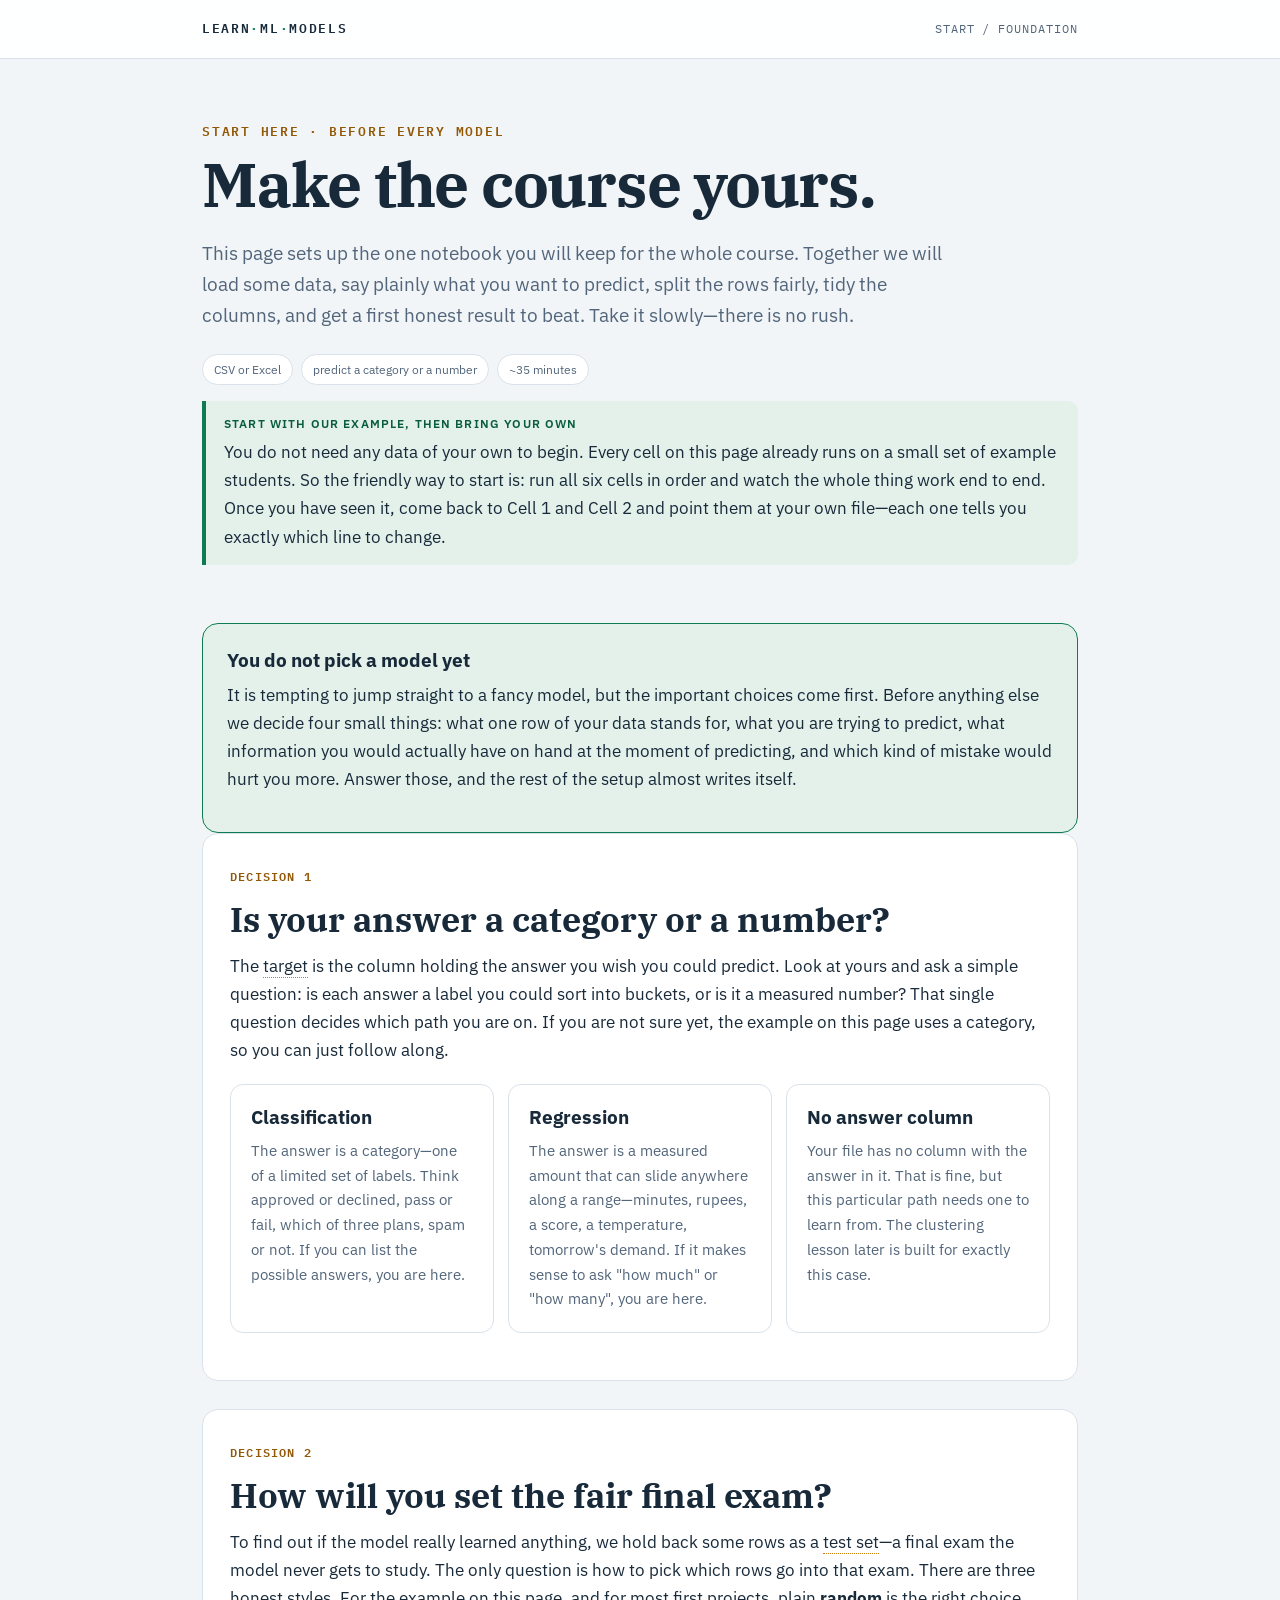
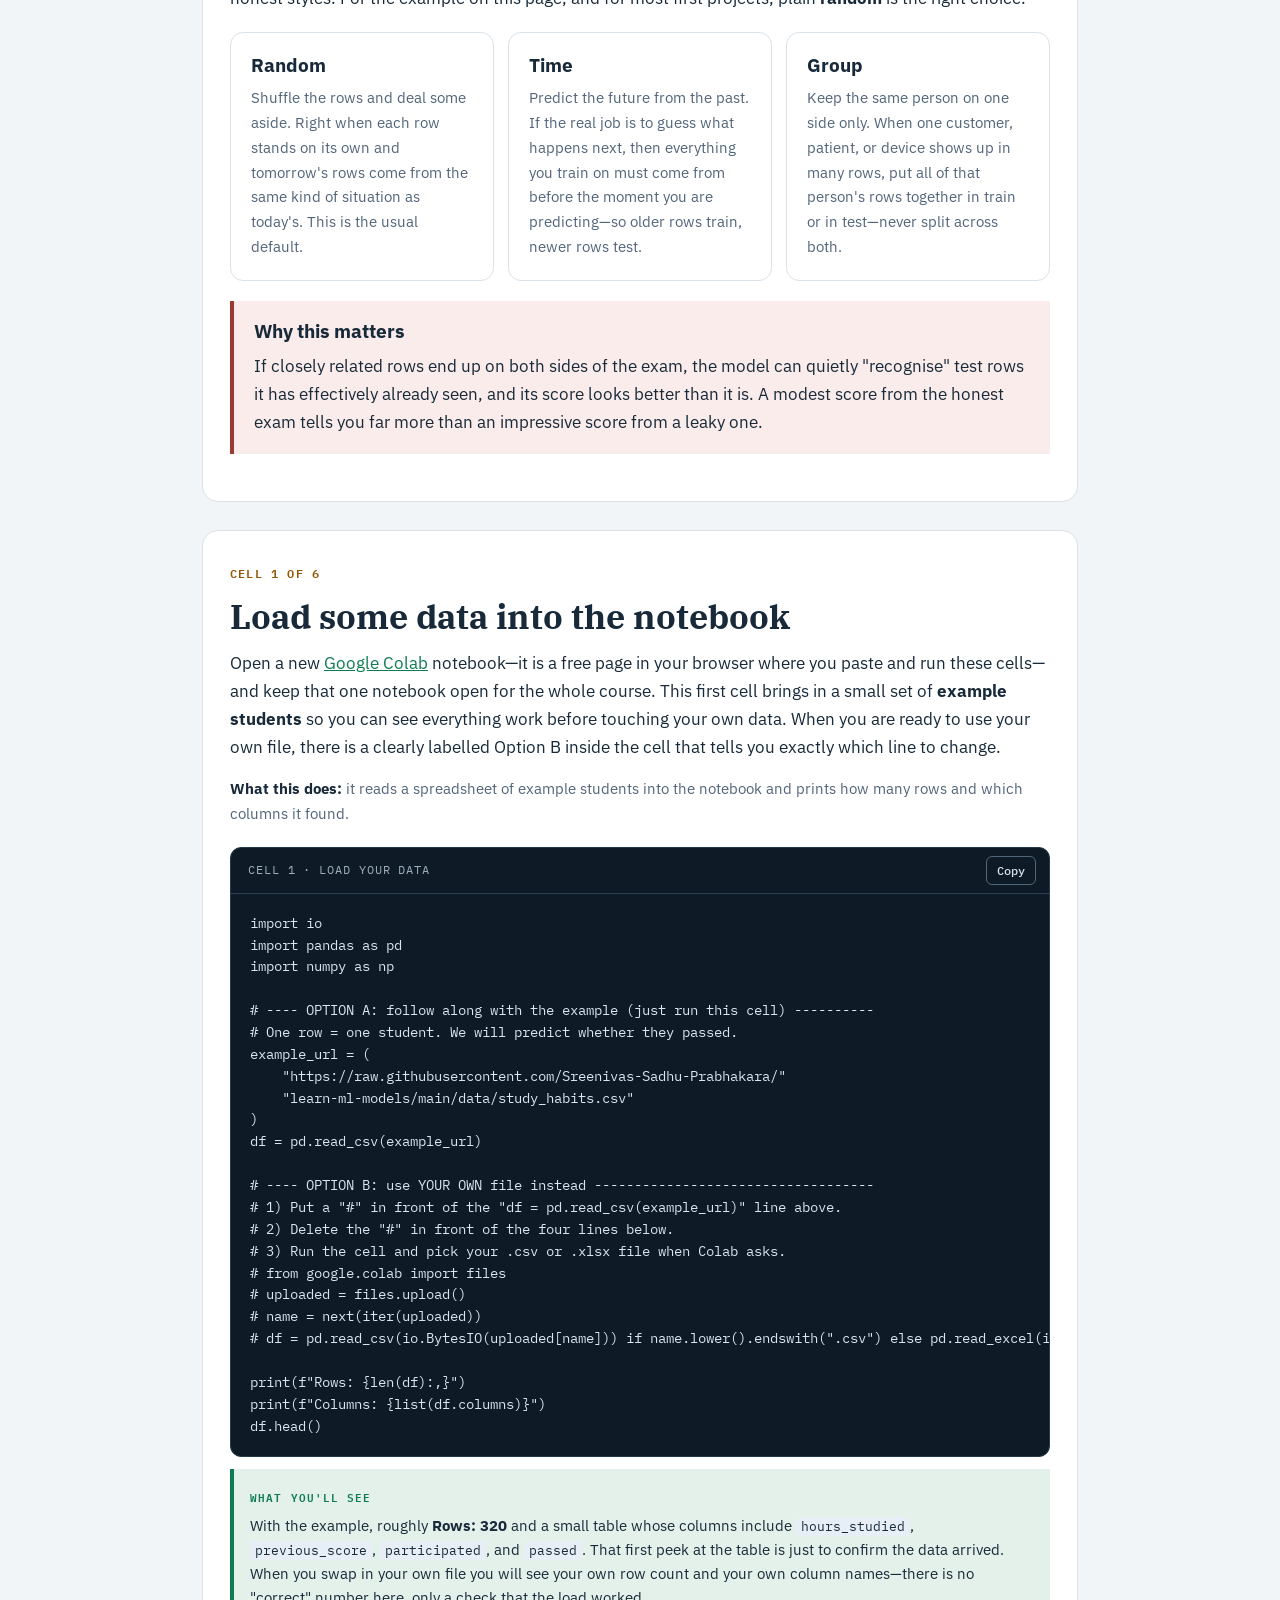
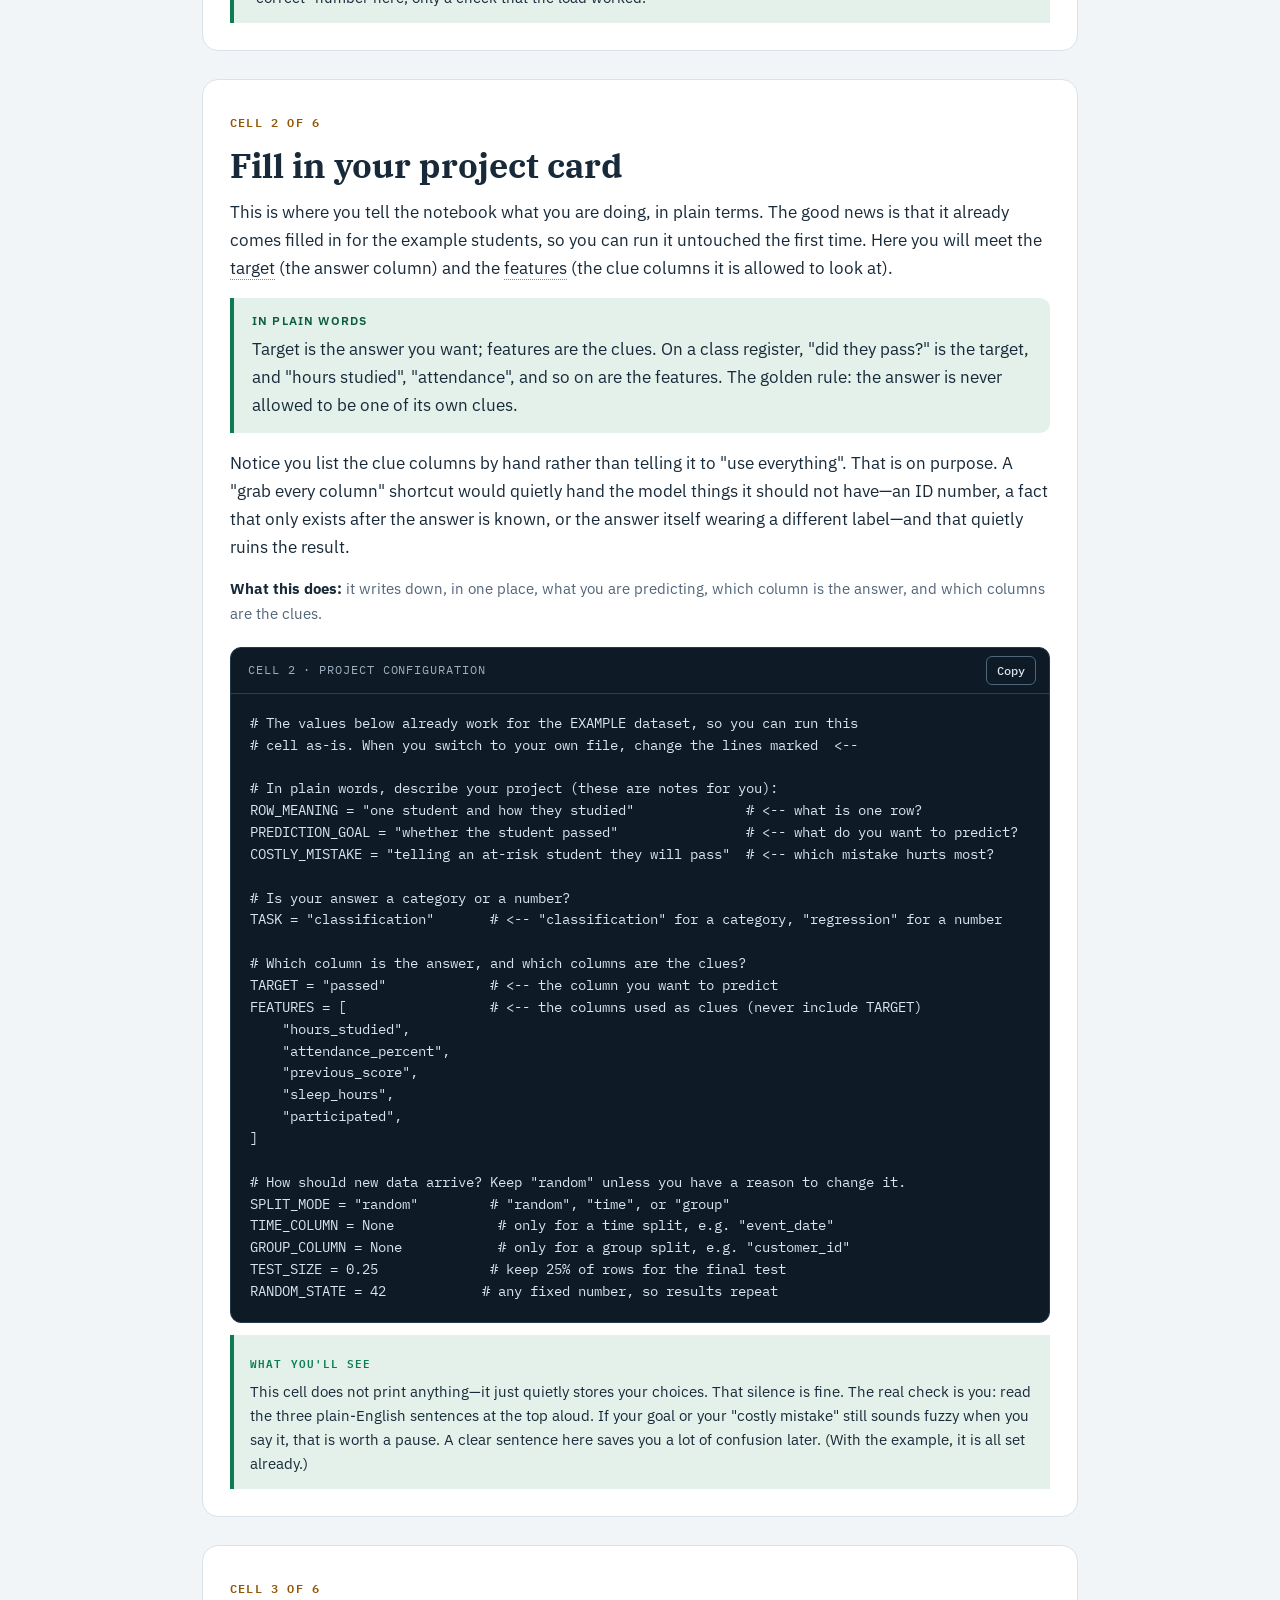
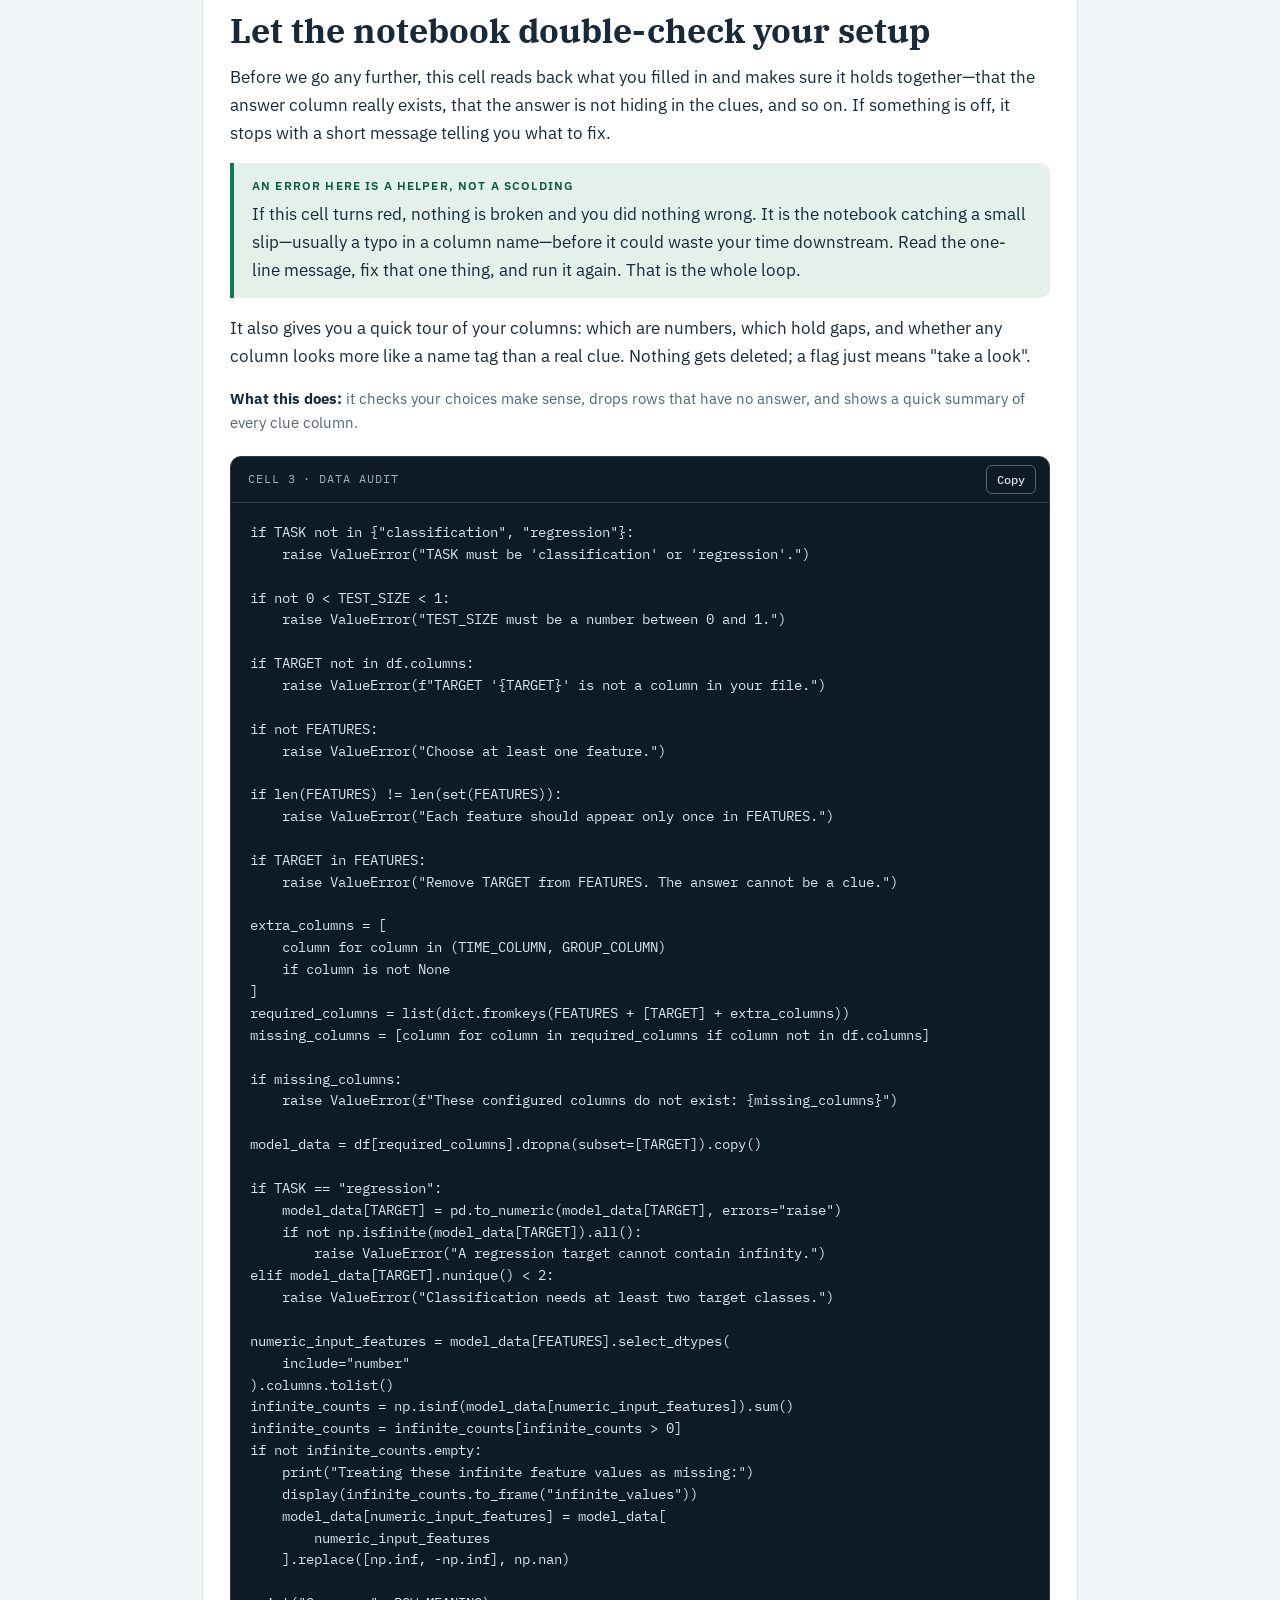
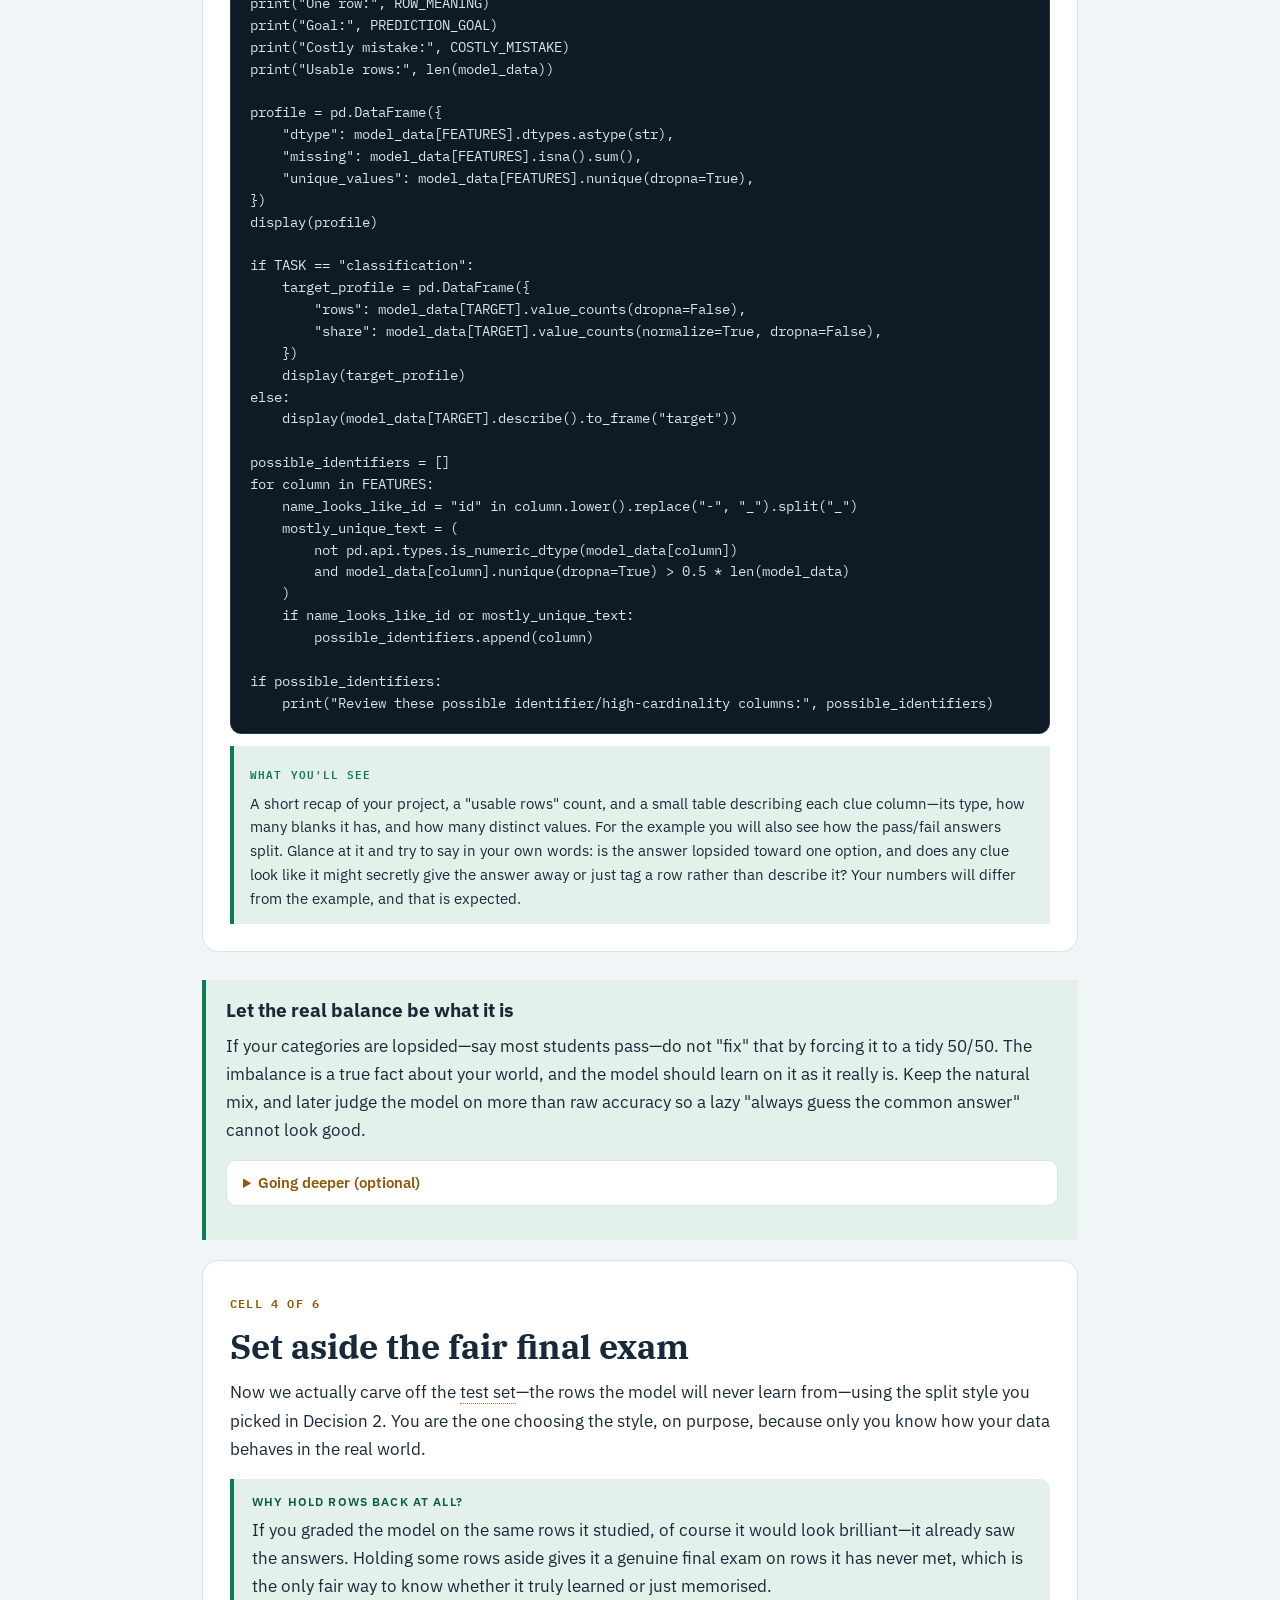
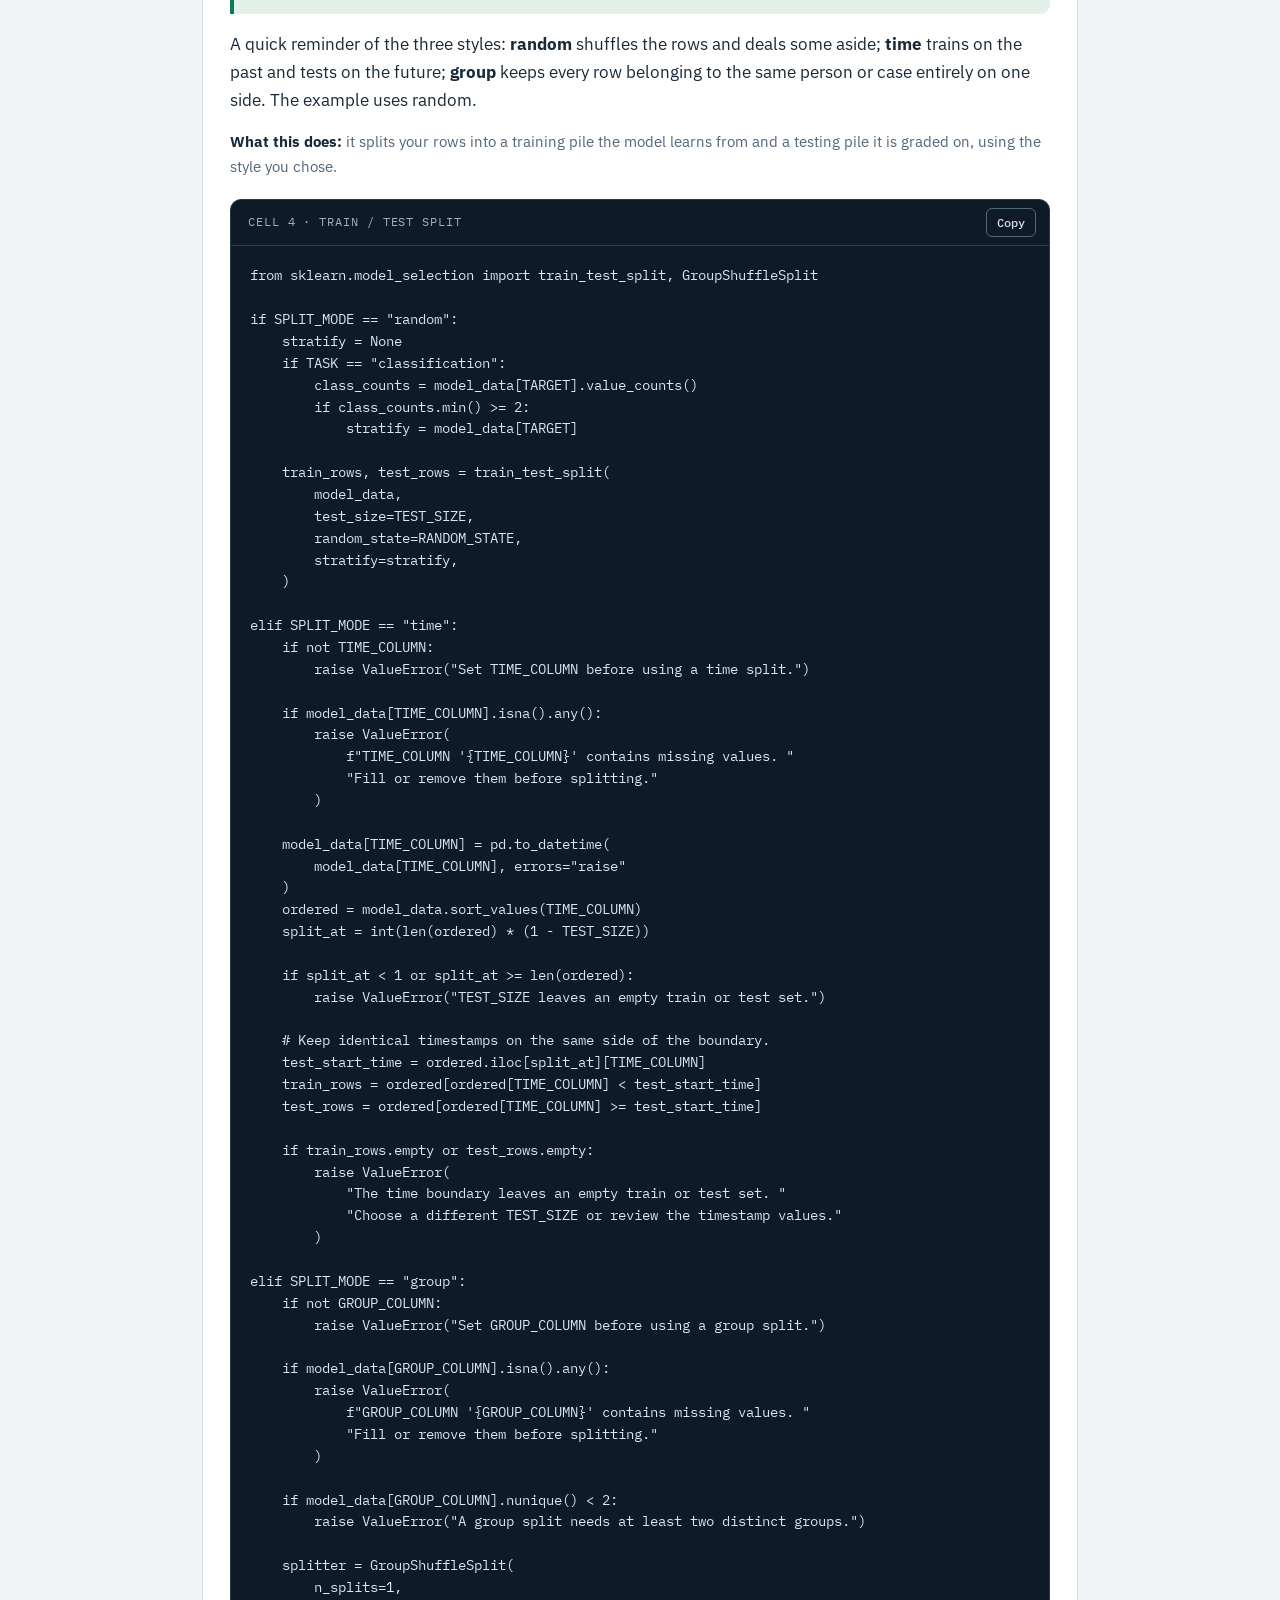
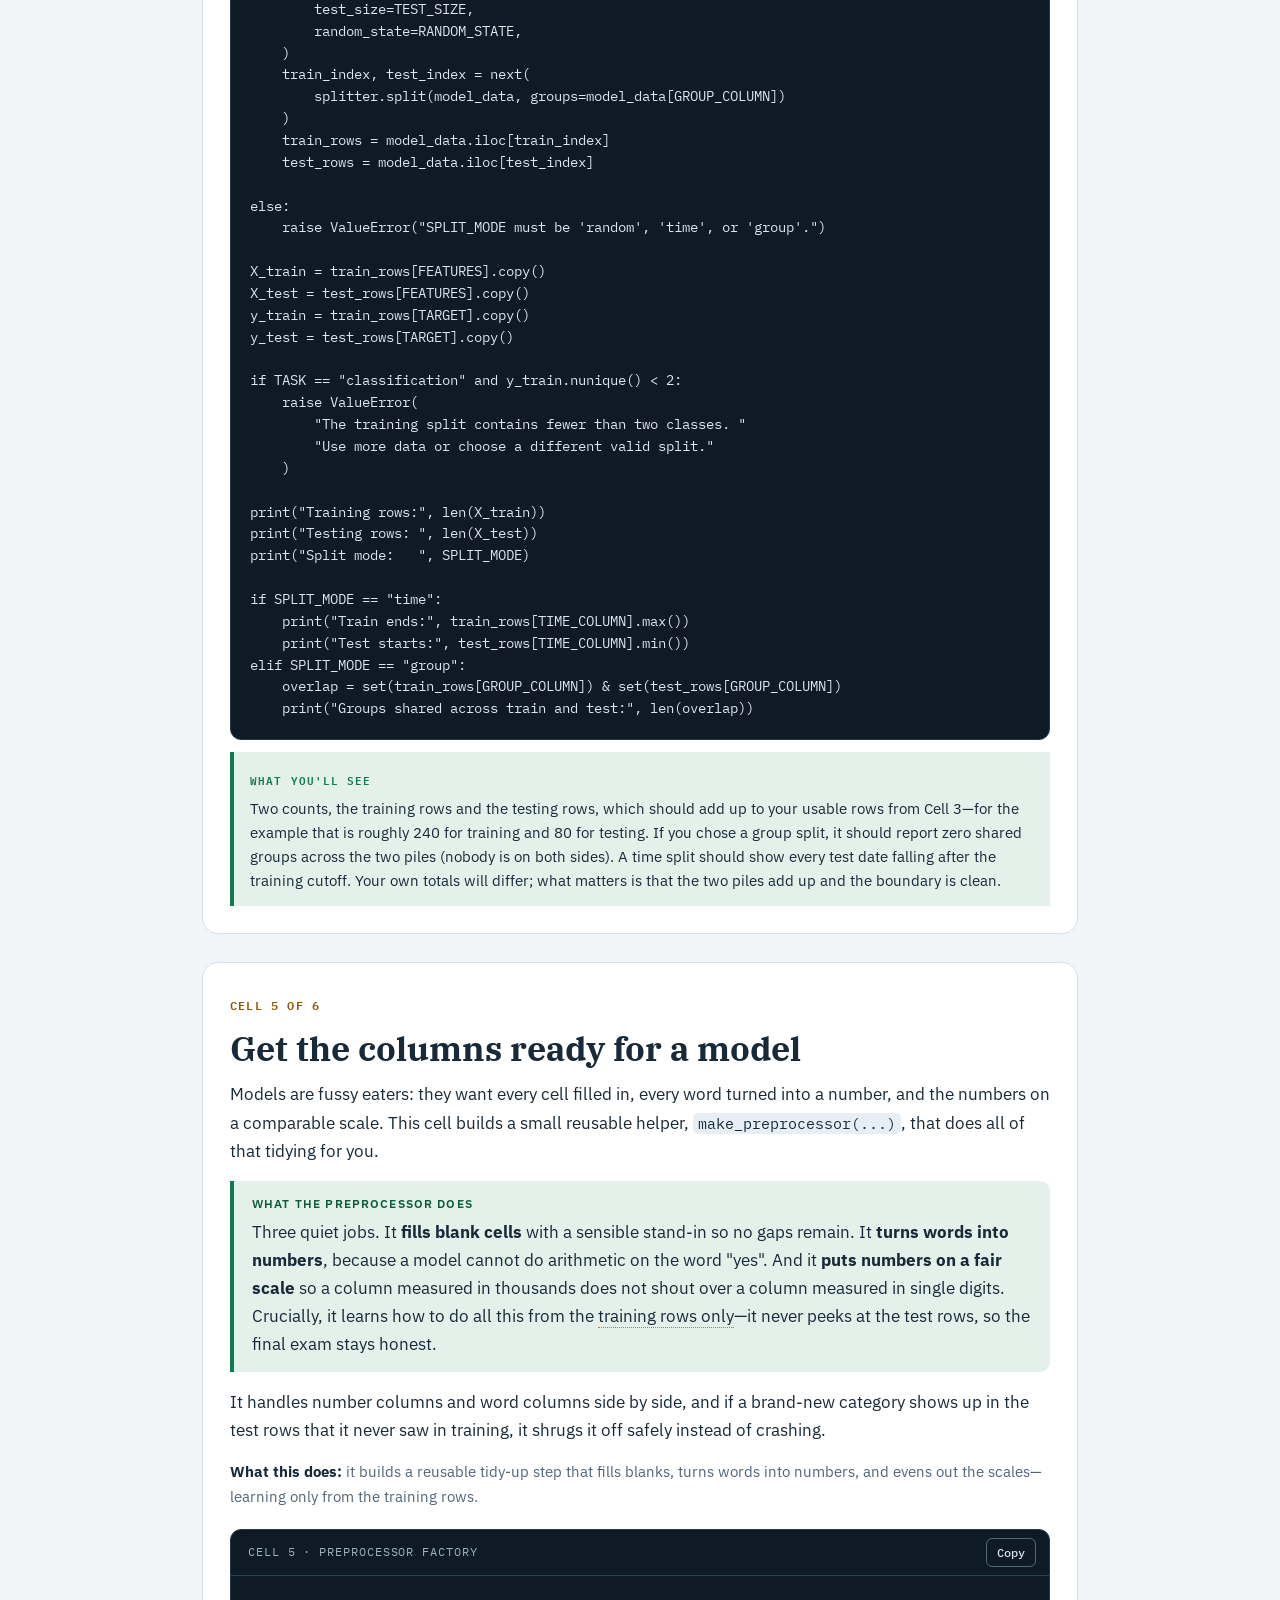
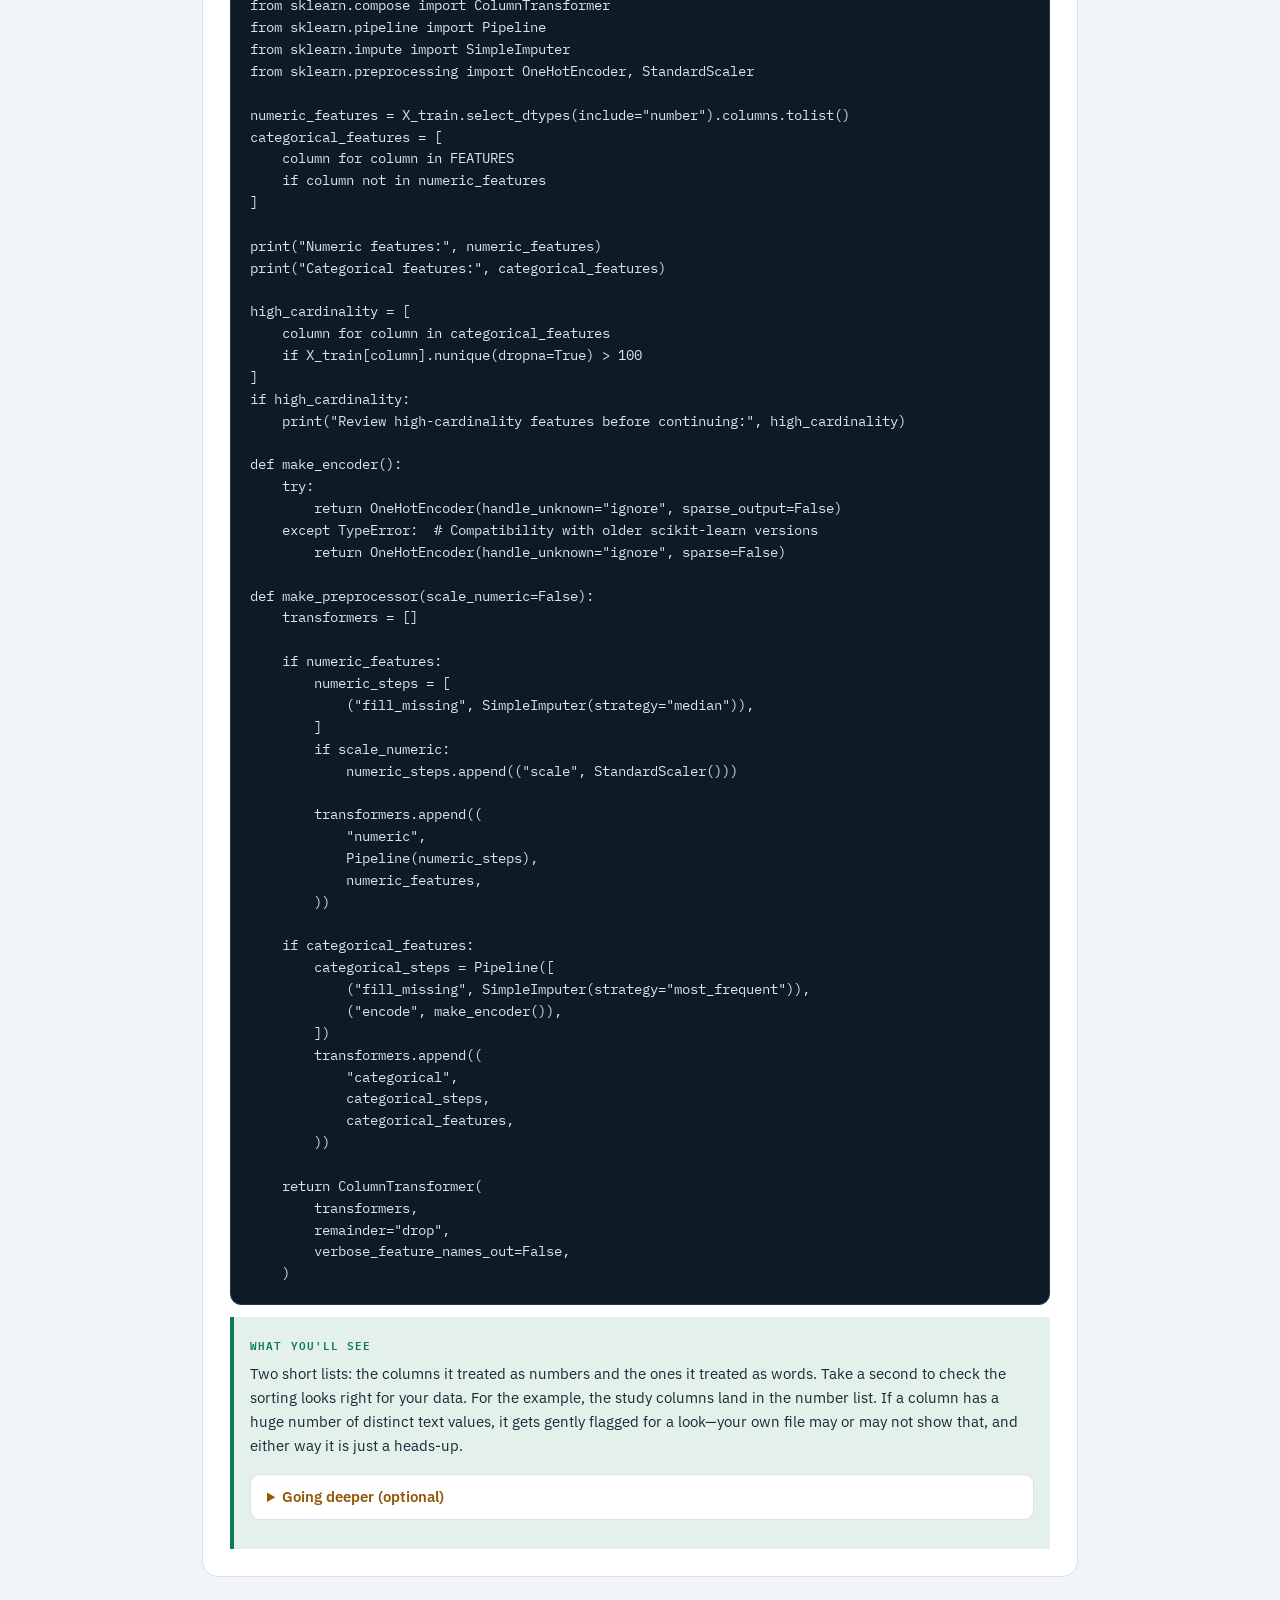
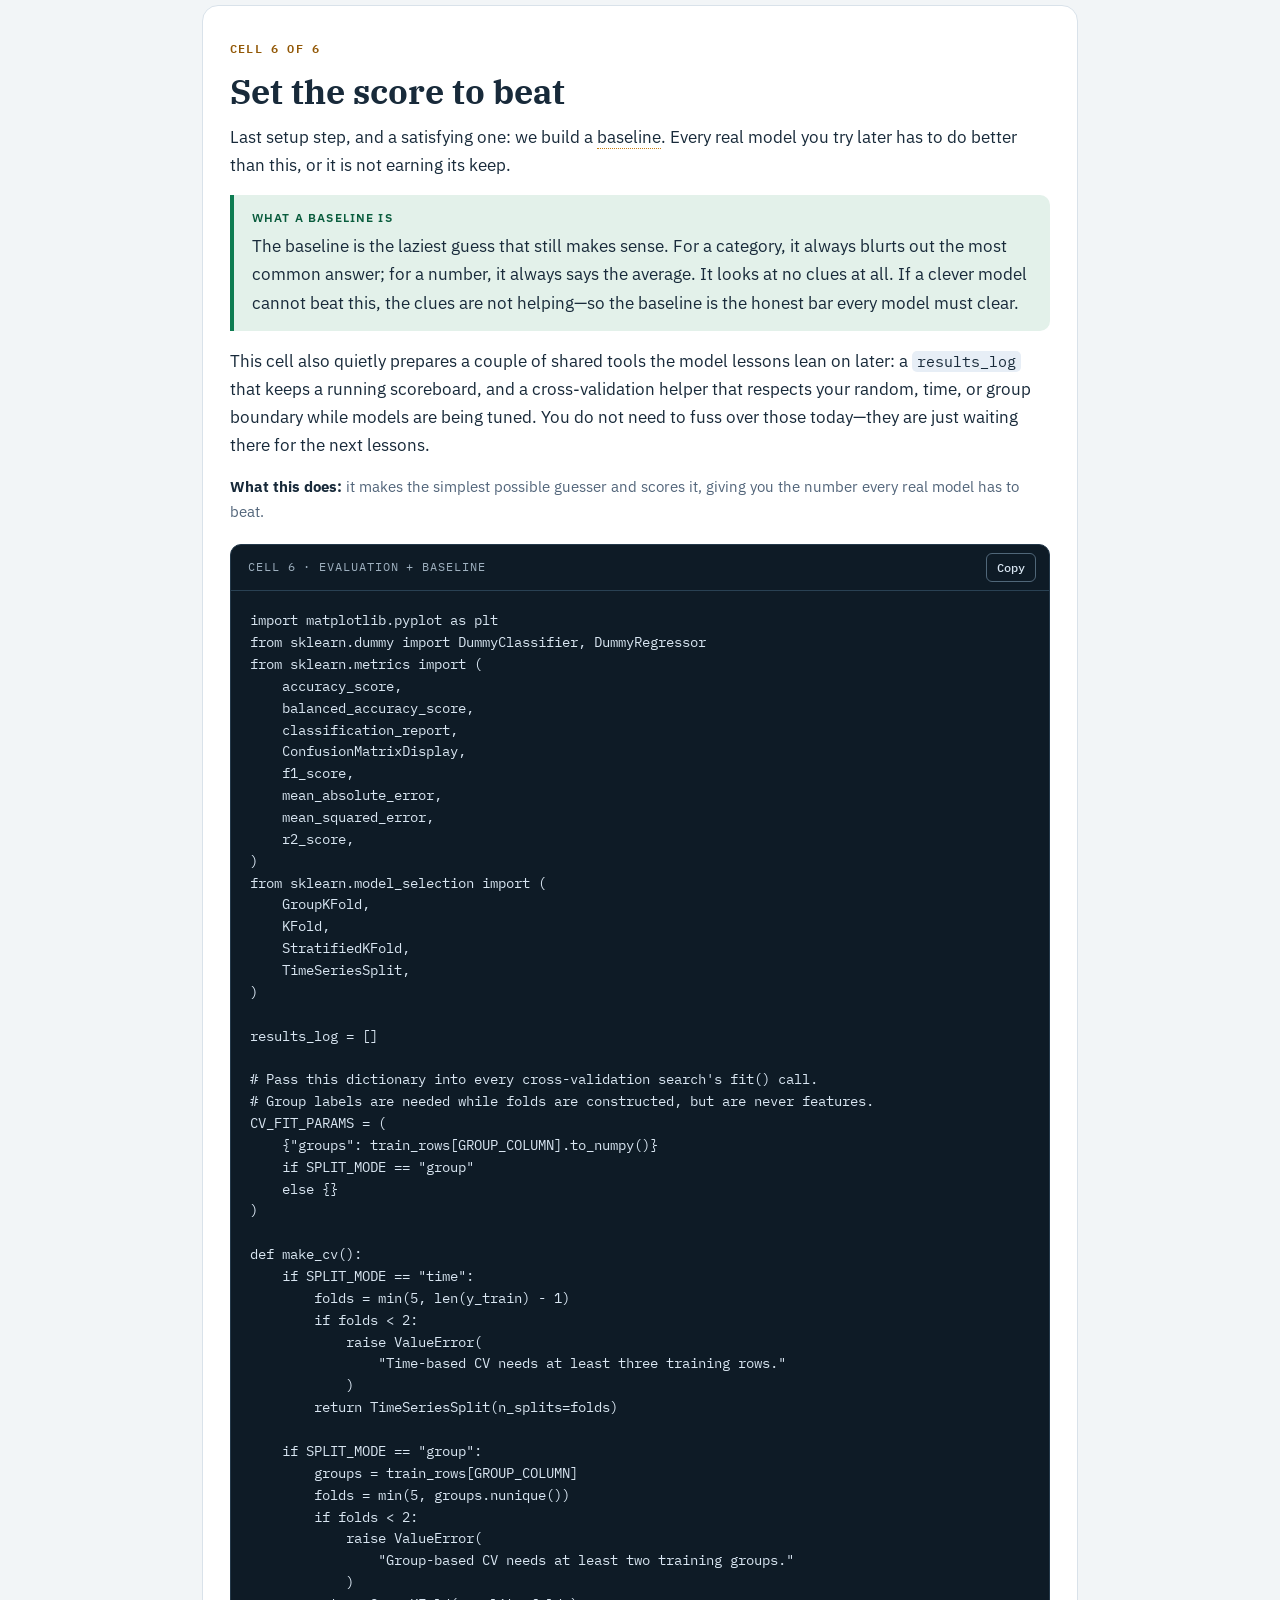
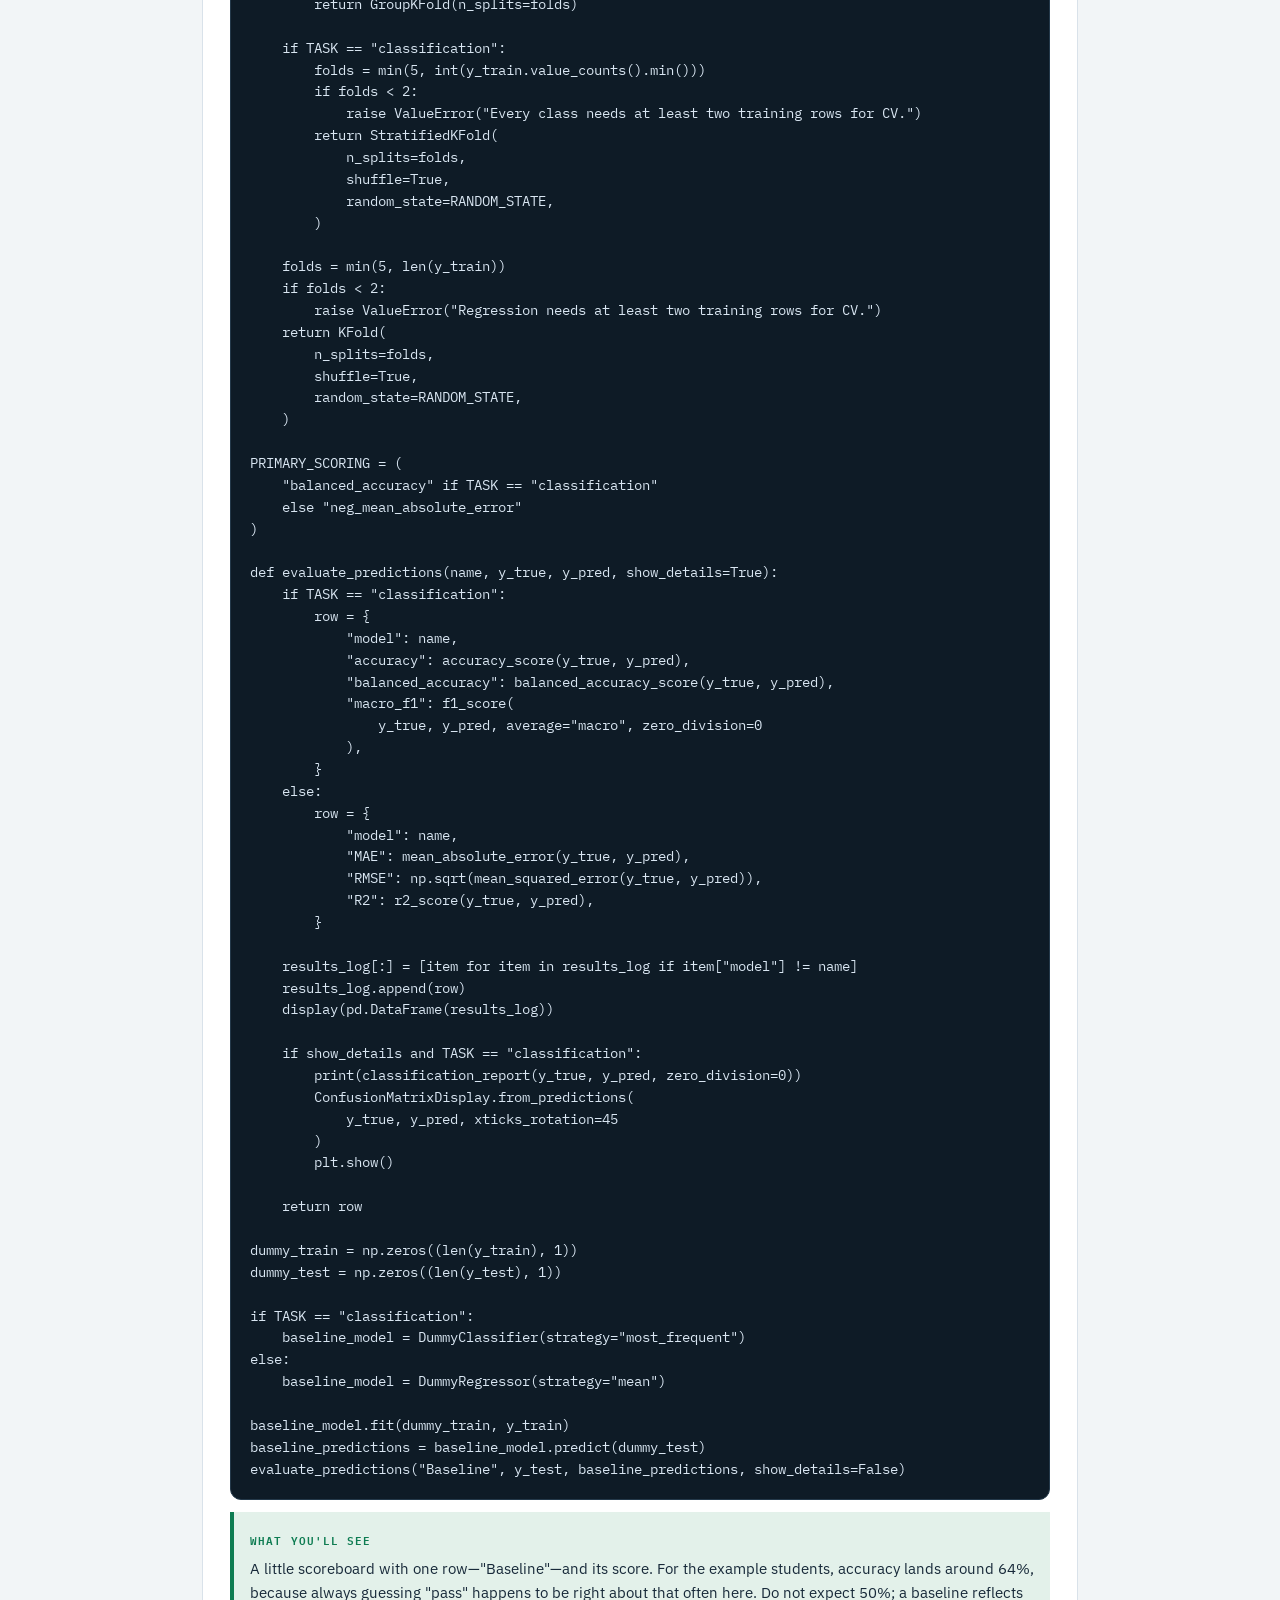
<file: start/index.html>
<!DOCTYPE html>
<html lang="en">
<head>
  <meta charset="utf-8">
  <meta name="viewport" content="width=device-width, initial-scale=1">
  <title>Start with Your Problem · Learn ML Models</title>
  <meta name="description" content="Upload your own tabular dataset, frame a prediction task, split it honestly, prepare mixed columns, and build a baseline in Google Colab.">
  <link rel="preconnect" href="https://fonts.googleapis.com">
  <link rel="preconnect" href="https://fonts.gstatic.com" crossorigin>
  <link href="https://fonts.googleapis.com/css2?family=IBM+Plex+Mono:wght@400;500;600&amp;family=IBM+Plex+Sans:wght@400;500;600&amp;family=IBM+Plex+Serif:wght@500;600&amp;display=swap" rel="stylesheet">
  <link rel="stylesheet" href="../assets/course.css">
</head>
<body>
  <nav class="topbar" aria-label="Course navigation">
    <div class="topbar-inner">
      <a class="wordmark" href="../">LEARN<span>·</span>ML<span>·</span>MODELS</a>
      <span class="lesson-tag">START / FOUNDATION</span>
    </div>
  </nav>

  <header class="hero wrap">
    <p class="eyebrow">Start here · before every model</p>
    <h1>Make the course yours.</h1>
    <p class="lede">This page sets up the one notebook you will keep for the whole course. Together we will load some data, say plainly what you want to predict, split the rows fairly, tidy the columns, and get a first honest result to beat. Take it slowly—there is no rush.</p>
    <div class="meta-chips"><span class="chip">CSV or Excel</span><span class="chip">predict a category or a number</span><span class="chip">~35 minutes</span></div>
    <div class="plain"><span>Start with our example, then bring your own</span><p>You do not need any data of your own to begin. Every cell on this page already runs on a small set of example students. So the friendly way to start is: run all six cells in order and watch the whole thing work end to end. Once you have seen it, come back to Cell 1 and Cell 2 and point them at your own file—each one tells you exactly which line to change.</p></div>
  </header>

  <main class="wrap">

<section class="scope-banner">
  <h3>You do not pick a model yet</h3>
  <p>It is tempting to jump straight to a fancy model, but the important choices come first. Before anything else we decide four small things: what one row of your data stands for, what you are trying to predict, what information you would actually have on hand at the moment of predicting, and which kind of mistake would hurt you more. Answer those, and the rest of the setup almost writes itself.</p>
</section>

<section class="step">
  <span class="step-chip">DECISION 1</span>
  <h2>Is your answer a category or a number?</h2>
  <p>The <em class="term" title="The one column you want the model to fill in—the answer.">target</em> is the column holding the answer you wish you could predict. Look at yours and ask a simple question: is each answer a label you could sort into buckets, or is it a measured number? That single question decides which path you are on. If you are not sure yet, the example on this page uses a category, so you can just follow along.</p>
  <div class="decision-grid">
    <div class="decision-card"><h3>Classification</h3><p>The answer is a category—one of a limited set of labels. Think approved or declined, pass or fail, which of three plans, spam or not. If you can list the possible answers, you are here.</p></div>
    <div class="decision-card"><h3>Regression</h3><p>The answer is a measured amount that can slide anywhere along a range—minutes, rupees, a score, a temperature, tomorrow's demand. If it makes sense to ask "how much" or "how many", you are here.</p></div>
    <div class="decision-card"><h3>No answer column</h3><p>Your file has no column with the answer in it. That is fine, but this particular path needs one to learn from. The clustering lesson later is built for exactly this case.</p></div>
  </div>
</section>

<section class="step">
  <span class="step-chip">DECISION 2</span>
  <h2>How will you set the fair final exam?</h2>
  <p>To find out if the model really learned anything, we hold back some rows as a <em class="term" title="A slice of rows the model never trains on, kept aside so its final score is honest.">test set</em>—a final exam the model never gets to study. The only question is how to pick which rows go into that exam. There are three honest styles. For the example on this page, and for most first projects, plain <strong>random</strong> is the right choice.</p>
  <div class="decision-grid">
    <div class="decision-card"><h3>Random</h3><p>Shuffle the rows and deal some aside. Right when each row stands on its own and tomorrow's rows come from the same kind of situation as today's. This is the usual default.</p></div>
    <div class="decision-card"><h3>Time</h3><p>Predict the future from the past. If the real job is to guess what happens next, then everything you train on must come from before the moment you are predicting—so older rows train, newer rows test.</p></div>
    <div class="decision-card"><h3>Group</h3><p>Keep the same person on one side only. When one customer, patient, or device shows up in many rows, put all of that person's rows together in train or in test—never split across both.</p></div>
  </div>
  <div class="callout danger"><h3>Why this matters</h3><p>If closely related rows end up on both sides of the exam, the model can quietly "recognise" test rows it has effectively already seen, and its score looks better than it is. A modest score from the honest exam tells you far more than an impressive score from a leaky one.</p></div>
</section>


    <section class="step">
      <span class="step-chip">CELL 1 OF 6</span>
      <h2>Load some data into the notebook</h2>
      <p>Open a new <a href="https://colab.research.google.com" target="_blank" rel="noopener">Google Colab</a> notebook—it is a free page in your browser where you paste and run these cells—and keep that one notebook open for the whole course. This first cell brings in a small set of <strong>example students</strong> so you can see everything work before touching your own data. When you are ready to use your own file, there is a clearly labelled Option B inside the cell that tells you exactly which line to change.</p>
      <p class="does"><strong>What this does:</strong> it reads a spreadsheet of example students into the notebook and prints how many rows and which columns it found.</p>

    <div class="codecard">
      <div class="codecard-head">
        <span>CELL 1 · LOAD YOUR DATA</span>
        <button class="copy" type="button" aria-label="Copy LOAD YOUR DATA code">Copy</button>
      </div>
      <pre><code>import io
import pandas as pd
import numpy as np

# ---- OPTION A: follow along with the example (just run this cell) ----------
# One row = one student. We will predict whether they passed.
example_url = (
    &quot;https://raw.githubusercontent.com/Sreenivas-Sadhu-Prabhakara/&quot;
    &quot;learn-ml-models/main/data/study_habits.csv&quot;
)
df = pd.read_csv(example_url)

# ---- OPTION B: use YOUR OWN file instead -----------------------------------
# 1) Put a &quot;#&quot; in front of the &quot;df = pd.read_csv(example_url)&quot; line above.
# 2) Delete the &quot;#&quot; in front of the four lines below.
# 3) Run the cell and pick your .csv or .xlsx file when Colab asks.
# from google.colab import files
# uploaded = files.upload()
# name = next(iter(uploaded))
# df = pd.read_csv(io.BytesIO(uploaded[name])) if name.lower().endswith(&quot;.csv&quot;) else pd.read_excel(io.BytesIO(uploaded[name]))

print(f&quot;Rows: {len(df):,}&quot;)
print(f&quot;Columns: {list(df.columns)}&quot;)
df.head()</code></pre>
    </div>

        <div class="checkpoint">
          <span>WHAT YOU'LL SEE</span>
          <p>With the example, roughly <strong>Rows: 320</strong> and a small table whose columns include <code>hours_studied</code>, <code>previous_score</code>, <code>participated</code>, and <code>passed</code>. That first peek at the table is just to confirm the data arrived. When you swap in your own file you will see your own row count and your own column names—there is no &quot;correct&quot; number here, only a check that the load worked.</p>
        </div>


    </section>



    <section class="step">
      <span class="step-chip">CELL 2 OF 6</span>
      <h2>Fill in your project card</h2>
      <p>This is where you tell the notebook what you are doing, in plain terms. The good news is that it already comes filled in for the example students, so you can run it untouched the first time. Here you will meet the <em class="term" title="The one column the model tries to predict—the answer.">target</em> (the answer column) and the <em class="term" title="The clue columns the model is allowed to look at when it guesses.">features</em> (the clue columns it is allowed to look at).</p>
      <div class="plain"><span>In plain words</span><p>Target is the answer you want; features are the clues. On a class register, "did they pass?" is the target, and "hours studied", "attendance", and so on are the features. The golden rule: the answer is never allowed to be one of its own clues.</p></div>
      <p>Notice you list the clue columns by hand rather than telling it to "use everything". That is on purpose. A "grab every column" shortcut would quietly hand the model things it should not have—an ID number, a fact that only exists after the answer is known, or the answer itself wearing a different label—and that quietly ruins the result.</p>
      <p class="does"><strong>What this does:</strong> it writes down, in one place, what you are predicting, which column is the answer, and which columns are the clues.</p>

    <div class="codecard">
      <div class="codecard-head">
        <span>CELL 2 · PROJECT CONFIGURATION</span>
        <button class="copy" type="button" aria-label="Copy PROJECT CONFIGURATION code">Copy</button>
      </div>
      <pre><code># The values below already work for the EXAMPLE dataset, so you can run this
# cell as-is. When you switch to your own file, change the lines marked  &lt;--

# In plain words, describe your project (these are notes for you):
ROW_MEANING = &quot;one student and how they studied&quot;              # &lt;-- what is one row?
PREDICTION_GOAL = &quot;whether the student passed&quot;                # &lt;-- what do you want to predict?
COSTLY_MISTAKE = &quot;telling an at-risk student they will pass&quot;  # &lt;-- which mistake hurts most?

# Is your answer a category or a number?
TASK = &quot;classification&quot;       # &lt;-- &quot;classification&quot; for a category, &quot;regression&quot; for a number

# Which column is the answer, and which columns are the clues?
TARGET = &quot;passed&quot;             # &lt;-- the column you want to predict
FEATURES = [                  # &lt;-- the columns used as clues (never include TARGET)
    &quot;hours_studied&quot;,
    &quot;attendance_percent&quot;,
    &quot;previous_score&quot;,
    &quot;sleep_hours&quot;,
    &quot;participated&quot;,
]

# How should new data arrive? Keep &quot;random&quot; unless you have a reason to change it.
SPLIT_MODE = &quot;random&quot;         # &quot;random&quot;, &quot;time&quot;, or &quot;group&quot;
TIME_COLUMN = None             # only for a time split, e.g. &quot;event_date&quot;
GROUP_COLUMN = None            # only for a group split, e.g. &quot;customer_id&quot;
TEST_SIZE = 0.25              # keep 25% of rows for the final test
RANDOM_STATE = 42            # any fixed number, so results repeat</code></pre>
    </div>

        <div class="checkpoint">
          <span>WHAT YOU'LL SEE</span>
          <p>This cell does not print anything—it just quietly stores your choices. That silence is fine. The real check is you: read the three plain-English sentences at the top aloud. If your goal or your "costly mistake" still sounds fuzzy when you say it, that is worth a pause. A clear sentence here saves you a lot of confusion later. (With the example, it is all set already.)</p>
        </div>


    </section>



    <section class="step">
      <span class="step-chip">CELL 3 OF 6</span>
      <h2>Let the notebook double-check your setup</h2>
      <p>Before we go any further, this cell reads back what you filled in and makes sure it holds together—that the answer column really exists, that the answer is not hiding in the clues, and so on. If something is off, it stops with a short message telling you what to fix.</p>
      <div class="plain"><span>An error here is a helper, not a scolding</span><p>If this cell turns red, nothing is broken and you did nothing wrong. It is the notebook catching a small slip—usually a typo in a column name—before it could waste your time downstream. Read the one-line message, fix that one thing, and run it again. That is the whole loop.</p></div>
      <p>It also gives you a quick tour of your columns: which are numbers, which hold gaps, and whether any column looks more like a name tag than a real clue. Nothing gets deleted; a flag just means "take a look".</p>
      <p class="does"><strong>What this does:</strong> it checks your choices make sense, drops rows that have no answer, and shows a quick summary of every clue column.</p>

    <div class="codecard">
      <div class="codecard-head">
        <span>CELL 3 · DATA AUDIT</span>
        <button class="copy" type="button" aria-label="Copy DATA AUDIT code">Copy</button>
      </div>
      <pre><code>if TASK not in {&quot;classification&quot;, &quot;regression&quot;}:
    raise ValueError(&quot;TASK must be &#x27;classification&#x27; or &#x27;regression&#x27;.&quot;)

if not 0 &lt; TEST_SIZE &lt; 1:
    raise ValueError(&quot;TEST_SIZE must be a number between 0 and 1.&quot;)

if TARGET not in df.columns:
    raise ValueError(f&quot;TARGET &#x27;{TARGET}&#x27; is not a column in your file.&quot;)

if not FEATURES:
    raise ValueError(&quot;Choose at least one feature.&quot;)

if len(FEATURES) != len(set(FEATURES)):
    raise ValueError(&quot;Each feature should appear only once in FEATURES.&quot;)

if TARGET in FEATURES:
    raise ValueError(&quot;Remove TARGET from FEATURES. The answer cannot be a clue.&quot;)

extra_columns = [
    column for column in (TIME_COLUMN, GROUP_COLUMN)
    if column is not None
]
required_columns = list(dict.fromkeys(FEATURES + [TARGET] + extra_columns))
missing_columns = [column for column in required_columns if column not in df.columns]

if missing_columns:
    raise ValueError(f&quot;These configured columns do not exist: {missing_columns}&quot;)

model_data = df[required_columns].dropna(subset=[TARGET]).copy()

if TASK == &quot;regression&quot;:
    model_data[TARGET] = pd.to_numeric(model_data[TARGET], errors=&quot;raise&quot;)
    if not np.isfinite(model_data[TARGET]).all():
        raise ValueError(&quot;A regression target cannot contain infinity.&quot;)
elif model_data[TARGET].nunique() &lt; 2:
    raise ValueError(&quot;Classification needs at least two target classes.&quot;)

numeric_input_features = model_data[FEATURES].select_dtypes(
    include=&quot;number&quot;
).columns.tolist()
infinite_counts = np.isinf(model_data[numeric_input_features]).sum()
infinite_counts = infinite_counts[infinite_counts &gt; 0]
if not infinite_counts.empty:
    print(&quot;Treating these infinite feature values as missing:&quot;)
    display(infinite_counts.to_frame(&quot;infinite_values&quot;))
    model_data[numeric_input_features] = model_data[
        numeric_input_features
    ].replace([np.inf, -np.inf], np.nan)

print(&quot;One row:&quot;, ROW_MEANING)
print(&quot;Goal:&quot;, PREDICTION_GOAL)
print(&quot;Costly mistake:&quot;, COSTLY_MISTAKE)
print(&quot;Usable rows:&quot;, len(model_data))

profile = pd.DataFrame({
    &quot;dtype&quot;: model_data[FEATURES].dtypes.astype(str),
    &quot;missing&quot;: model_data[FEATURES].isna().sum(),
    &quot;unique_values&quot;: model_data[FEATURES].nunique(dropna=True),
})
display(profile)

if TASK == &quot;classification&quot;:
    target_profile = pd.DataFrame({
        &quot;rows&quot;: model_data[TARGET].value_counts(dropna=False),
        &quot;share&quot;: model_data[TARGET].value_counts(normalize=True, dropna=False),
    })
    display(target_profile)
else:
    display(model_data[TARGET].describe().to_frame(&quot;target&quot;))

possible_identifiers = []
for column in FEATURES:
    name_looks_like_id = &quot;id&quot; in column.lower().replace(&quot;-&quot;, &quot;_&quot;).split(&quot;_&quot;)
    mostly_unique_text = (
        not pd.api.types.is_numeric_dtype(model_data[column])
        and model_data[column].nunique(dropna=True) &gt; 0.5 * len(model_data)
    )
    if name_looks_like_id or mostly_unique_text:
        possible_identifiers.append(column)

if possible_identifiers:
    print(&quot;Review these possible identifier/high-cardinality columns:&quot;, possible_identifiers)</code></pre>
    </div>

        <div class="checkpoint">
          <span>WHAT YOU'LL SEE</span>
          <p>A short recap of your project, a "usable rows" count, and a small table describing each clue column—its type, how many blanks it has, and how many distinct values. For the example you will also see how the pass/fail answers split. Glance at it and try to say in your own words: is the answer lopsided toward one option, and does any clue look like it might secretly give the answer away or just tag a row rather than describe it? Your numbers will differ from the example, and that is expected.</p>
        </div>


    </section>


<div class="callout green"><h3>Let the real balance be what it is</h3><p>If your categories are lopsided—say most students pass—do not "fix" that by forcing it to a tidy 50/50. The imbalance is a true fact about your world, and the model should learn on it as it really is. Keep the natural mix, and later judge the model on more than raw accuracy so a lazy "always guess the common answer" cannot look good.
<details class="deep"><summary>Going deeper (optional)</summary><p>When you keep the natural mix, plain accuracy can be misleading, so we also watch <em class="term" title="Accuracy averaged evenly across every category, so a rare one still counts.">balanced accuracy</em> and macro-F1, which treat each category fairly rather than letting the biggest one dominate. If the costs really justify it, techniques like class weights or resampling can help—but they belong strictly inside the training rows. Never reshape the held-out test set; the final exam has to reflect reality.</p></details></p></div>


    <section class="step">
      <span class="step-chip">CELL 4 OF 6</span>
      <h2>Set aside the fair final exam</h2>
      <p>Now we actually carve off the <em class="term" title="Rows kept aside for the final exam, never used for learning.">test set</em>—the rows the model will never learn from—using the split style you picked in Decision 2. You are the one choosing the style, on purpose, because only you know how your data behaves in the real world.</p>
      <div class="plain"><span>Why hold rows back at all?</span><p>If you graded the model on the same rows it studied, of course it would look brilliant—it already saw the answers. Holding some rows aside gives it a genuine final exam on rows it has never met, which is the only fair way to know whether it truly learned or just memorised.</p></div>
      <p>A quick reminder of the three styles: <strong>random</strong> shuffles the rows and deals some aside; <strong>time</strong> trains on the past and tests on the future; <strong>group</strong> keeps every row belonging to the same person or case entirely on one side. The example uses random.</p>
      <p class="does"><strong>What this does:</strong> it splits your rows into a training pile the model learns from and a testing pile it is graded on, using the style you chose.</p>

    <div class="codecard">
      <div class="codecard-head">
        <span>CELL 4 · TRAIN / TEST SPLIT</span>
        <button class="copy" type="button" aria-label="Copy TRAIN / TEST SPLIT code">Copy</button>
      </div>
      <pre><code>from sklearn.model_selection import train_test_split, GroupShuffleSplit

if SPLIT_MODE == &quot;random&quot;:
    stratify = None
    if TASK == &quot;classification&quot;:
        class_counts = model_data[TARGET].value_counts()
        if class_counts.min() &gt;= 2:
            stratify = model_data[TARGET]

    train_rows, test_rows = train_test_split(
        model_data,
        test_size=TEST_SIZE,
        random_state=RANDOM_STATE,
        stratify=stratify,
    )

elif SPLIT_MODE == &quot;time&quot;:
    if not TIME_COLUMN:
        raise ValueError(&quot;Set TIME_COLUMN before using a time split.&quot;)

    if model_data[TIME_COLUMN].isna().any():
        raise ValueError(
            f&quot;TIME_COLUMN &#x27;{TIME_COLUMN}&#x27; contains missing values. &quot;
            &quot;Fill or remove them before splitting.&quot;
        )

    model_data[TIME_COLUMN] = pd.to_datetime(
        model_data[TIME_COLUMN], errors=&quot;raise&quot;
    )
    ordered = model_data.sort_values(TIME_COLUMN)
    split_at = int(len(ordered) * (1 - TEST_SIZE))

    if split_at &lt; 1 or split_at &gt;= len(ordered):
        raise ValueError(&quot;TEST_SIZE leaves an empty train or test set.&quot;)

    # Keep identical timestamps on the same side of the boundary.
    test_start_time = ordered.iloc[split_at][TIME_COLUMN]
    train_rows = ordered[ordered[TIME_COLUMN] &lt; test_start_time]
    test_rows = ordered[ordered[TIME_COLUMN] &gt;= test_start_time]

    if train_rows.empty or test_rows.empty:
        raise ValueError(
            &quot;The time boundary leaves an empty train or test set. &quot;
            &quot;Choose a different TEST_SIZE or review the timestamp values.&quot;
        )

elif SPLIT_MODE == &quot;group&quot;:
    if not GROUP_COLUMN:
        raise ValueError(&quot;Set GROUP_COLUMN before using a group split.&quot;)

    if model_data[GROUP_COLUMN].isna().any():
        raise ValueError(
            f&quot;GROUP_COLUMN &#x27;{GROUP_COLUMN}&#x27; contains missing values. &quot;
            &quot;Fill or remove them before splitting.&quot;
        )

    if model_data[GROUP_COLUMN].nunique() &lt; 2:
        raise ValueError(&quot;A group split needs at least two distinct groups.&quot;)

    splitter = GroupShuffleSplit(
        n_splits=1,
        test_size=TEST_SIZE,
        random_state=RANDOM_STATE,
    )
    train_index, test_index = next(
        splitter.split(model_data, groups=model_data[GROUP_COLUMN])
    )
    train_rows = model_data.iloc[train_index]
    test_rows = model_data.iloc[test_index]

else:
    raise ValueError(&quot;SPLIT_MODE must be &#x27;random&#x27;, &#x27;time&#x27;, or &#x27;group&#x27;.&quot;)

X_train = train_rows[FEATURES].copy()
X_test = test_rows[FEATURES].copy()
y_train = train_rows[TARGET].copy()
y_test = test_rows[TARGET].copy()

if TASK == &quot;classification&quot; and y_train.nunique() &lt; 2:
    raise ValueError(
        &quot;The training split contains fewer than two classes. &quot;
        &quot;Use more data or choose a different valid split.&quot;
    )

print(&quot;Training rows:&quot;, len(X_train))
print(&quot;Testing rows: &quot;, len(X_test))
print(&quot;Split mode:   &quot;, SPLIT_MODE)

if SPLIT_MODE == &quot;time&quot;:
    print(&quot;Train ends:&quot;, train_rows[TIME_COLUMN].max())
    print(&quot;Test starts:&quot;, test_rows[TIME_COLUMN].min())
elif SPLIT_MODE == &quot;group&quot;:
    overlap = set(train_rows[GROUP_COLUMN]) &amp; set(test_rows[GROUP_COLUMN])
    print(&quot;Groups shared across train and test:&quot;, len(overlap))</code></pre>
    </div>

        <div class="checkpoint">
          <span>WHAT YOU'LL SEE</span>
          <p>Two counts, the training rows and the testing rows, which should add up to your usable rows from Cell 3—for the example that is roughly 240 for training and 80 for testing. If you chose a group split, it should report zero shared groups across the two piles (nobody is on both sides). A time split should show every test date falling after the training cutoff. Your own totals will differ; what matters is that the two piles add up and the boundary is clean.</p>
        </div>


    </section>



    <section class="step">
      <span class="step-chip">CELL 5 OF 6</span>
      <h2>Get the columns ready for a model</h2>
      <p>Models are fussy eaters: they want every cell filled in, every word turned into a number, and the numbers on a comparable scale. This cell builds a small reusable helper, <code>make_preprocessor(...)</code>, that does all of that tidying for you.</p>
      <div class="plain"><span>What the preprocessor does</span><p>Three quiet jobs. It <strong>fills blank cells</strong> with a sensible stand-in so no gaps remain. It <strong>turns words into numbers</strong>, because a model cannot do arithmetic on the word "yes". And it <strong>puts numbers on a fair scale</strong> so a column measured in thousands does not shout over a column measured in single digits. Crucially, it learns how to do all this from the <em class="term" title="The rows the model is allowed to study.">training rows only</em>—it never peeks at the test rows, so the final exam stays honest.</p></div>
      <p>It handles number columns and word columns side by side, and if a brand-new category shows up in the test rows that it never saw in training, it shrugs it off safely instead of crashing.</p>
      <p class="does"><strong>What this does:</strong> it builds a reusable tidy-up step that fills blanks, turns words into numbers, and evens out the scales—learning only from the training rows.</p>

    <div class="codecard">
      <div class="codecard-head">
        <span>CELL 5 · PREPROCESSOR FACTORY</span>
        <button class="copy" type="button" aria-label="Copy PREPROCESSOR FACTORY code">Copy</button>
      </div>
      <pre><code>from sklearn.compose import ColumnTransformer
from sklearn.pipeline import Pipeline
from sklearn.impute import SimpleImputer
from sklearn.preprocessing import OneHotEncoder, StandardScaler

numeric_features = X_train.select_dtypes(include=&quot;number&quot;).columns.tolist()
categorical_features = [
    column for column in FEATURES
    if column not in numeric_features
]

print(&quot;Numeric features:&quot;, numeric_features)
print(&quot;Categorical features:&quot;, categorical_features)

high_cardinality = [
    column for column in categorical_features
    if X_train[column].nunique(dropna=True) &gt; 100
]
if high_cardinality:
    print(&quot;Review high-cardinality features before continuing:&quot;, high_cardinality)

def make_encoder():
    try:
        return OneHotEncoder(handle_unknown=&quot;ignore&quot;, sparse_output=False)
    except TypeError:  # Compatibility with older scikit-learn versions
        return OneHotEncoder(handle_unknown=&quot;ignore&quot;, sparse=False)

def make_preprocessor(scale_numeric=False):
    transformers = []

    if numeric_features:
        numeric_steps = [
            (&quot;fill_missing&quot;, SimpleImputer(strategy=&quot;median&quot;)),
        ]
        if scale_numeric:
            numeric_steps.append((&quot;scale&quot;, StandardScaler()))

        transformers.append((
            &quot;numeric&quot;,
            Pipeline(numeric_steps),
            numeric_features,
        ))

    if categorical_features:
        categorical_steps = Pipeline([
            (&quot;fill_missing&quot;, SimpleImputer(strategy=&quot;most_frequent&quot;)),
            (&quot;encode&quot;, make_encoder()),
        ])
        transformers.append((
            &quot;categorical&quot;,
            categorical_steps,
            categorical_features,
        ))

    return ColumnTransformer(
        transformers,
        remainder=&quot;drop&quot;,
        verbose_feature_names_out=False,
    )</code></pre>
    </div>

        <div class="checkpoint">
          <span>WHAT YOU'LL SEE</span>
          <p>Two short lists: the columns it treated as numbers and the ones it treated as words. Take a second to check the sorting looks right for your data. For the example, the study columns land in the number list. If a column has a huge number of distinct text values, it gets gently flagged for a look—your own file may or may not show that, and either way it is just a heads-up.
          <details class="deep"><summary>Going deeper (optional)</summary><p>Raw dates, free-form text, and columns with hundreds of distinct labels usually deserve some hand-crafting before they make good clues—turning a date into "day of week", for instance. You can leave that for later; the helper will still run without it.</p></details></p>
        </div>


    </section>



    <section class="step">
      <span class="step-chip">CELL 6 OF 6</span>
      <h2>Set the score to beat</h2>
      <p>Last setup step, and a satisfying one: we build a <em class="term" title="The dumbest sensible guess—the score every real model must beat to be worth anything.">baseline</em>. Every real model you try later has to do better than this, or it is not earning its keep.</p>
      <div class="plain"><span>What a baseline is</span><p>The baseline is the laziest guess that still makes sense. For a category, it always blurts out the most common answer; for a number, it always says the average. It looks at no clues at all. If a clever model cannot beat this, the clues are not helping—so the baseline is the honest bar every model must clear.</p></div>
      <p>This cell also quietly prepares a couple of shared tools the model lessons lean on later: a <code>results_log</code> that keeps a running scoreboard, and a cross-validation helper that respects your random, time, or group boundary while models are being tuned. You do not need to fuss over those today—they are just waiting there for the next lessons.</p>
      <p class="does"><strong>What this does:</strong> it makes the simplest possible guesser and scores it, giving you the number every real model has to beat.</p>

    <div class="codecard">
      <div class="codecard-head">
        <span>CELL 6 · EVALUATION + BASELINE</span>
        <button class="copy" type="button" aria-label="Copy EVALUATION + BASELINE code">Copy</button>
      </div>
      <pre><code>import matplotlib.pyplot as plt
from sklearn.dummy import DummyClassifier, DummyRegressor
from sklearn.metrics import (
    accuracy_score,
    balanced_accuracy_score,
    classification_report,
    ConfusionMatrixDisplay,
    f1_score,
    mean_absolute_error,
    mean_squared_error,
    r2_score,
)
from sklearn.model_selection import (
    GroupKFold,
    KFold,
    StratifiedKFold,
    TimeSeriesSplit,
)

results_log = []

# Pass this dictionary into every cross-validation search&#x27;s fit() call.
# Group labels are needed while folds are constructed, but are never features.
CV_FIT_PARAMS = (
    {&quot;groups&quot;: train_rows[GROUP_COLUMN].to_numpy()}
    if SPLIT_MODE == &quot;group&quot;
    else {}
)

def make_cv():
    if SPLIT_MODE == &quot;time&quot;:
        folds = min(5, len(y_train) - 1)
        if folds &lt; 2:
            raise ValueError(
                &quot;Time-based CV needs at least three training rows.&quot;
            )
        return TimeSeriesSplit(n_splits=folds)

    if SPLIT_MODE == &quot;group&quot;:
        groups = train_rows[GROUP_COLUMN]
        folds = min(5, groups.nunique())
        if folds &lt; 2:
            raise ValueError(
                &quot;Group-based CV needs at least two training groups.&quot;
            )
        return GroupKFold(n_splits=folds)

    if TASK == &quot;classification&quot;:
        folds = min(5, int(y_train.value_counts().min()))
        if folds &lt; 2:
            raise ValueError(&quot;Every class needs at least two training rows for CV.&quot;)
        return StratifiedKFold(
            n_splits=folds,
            shuffle=True,
            random_state=RANDOM_STATE,
        )

    folds = min(5, len(y_train))
    if folds &lt; 2:
        raise ValueError(&quot;Regression needs at least two training rows for CV.&quot;)
    return KFold(
        n_splits=folds,
        shuffle=True,
        random_state=RANDOM_STATE,
    )

PRIMARY_SCORING = (
    &quot;balanced_accuracy&quot; if TASK == &quot;classification&quot;
    else &quot;neg_mean_absolute_error&quot;
)

def evaluate_predictions(name, y_true, y_pred, show_details=True):
    if TASK == &quot;classification&quot;:
        row = {
            &quot;model&quot;: name,
            &quot;accuracy&quot;: accuracy_score(y_true, y_pred),
            &quot;balanced_accuracy&quot;: balanced_accuracy_score(y_true, y_pred),
            &quot;macro_f1&quot;: f1_score(
                y_true, y_pred, average=&quot;macro&quot;, zero_division=0
            ),
        }
    else:
        row = {
            &quot;model&quot;: name,
            &quot;MAE&quot;: mean_absolute_error(y_true, y_pred),
            &quot;RMSE&quot;: np.sqrt(mean_squared_error(y_true, y_pred)),
            &quot;R2&quot;: r2_score(y_true, y_pred),
        }

    results_log[:] = [item for item in results_log if item[&quot;model&quot;] != name]
    results_log.append(row)
    display(pd.DataFrame(results_log))

    if show_details and TASK == &quot;classification&quot;:
        print(classification_report(y_true, y_pred, zero_division=0))
        ConfusionMatrixDisplay.from_predictions(
            y_true, y_pred, xticks_rotation=45
        )
        plt.show()

    return row

dummy_train = np.zeros((len(y_train), 1))
dummy_test = np.zeros((len(y_test), 1))

if TASK == &quot;classification&quot;:
    baseline_model = DummyClassifier(strategy=&quot;most_frequent&quot;)
else:
    baseline_model = DummyRegressor(strategy=&quot;mean&quot;)

baseline_model.fit(dummy_train, y_train)
baseline_predictions = baseline_model.predict(dummy_test)
evaluate_predictions(&quot;Baseline&quot;, y_test, baseline_predictions, show_details=False)</code></pre>
    </div>

        <div class="checkpoint">
          <span>WHAT YOU'LL SEE</span>
          <p>A little scoreboard with one row—"Baseline"—and its score. For the example students, accuracy lands around 64%, because always guessing "pass" happens to be right about that often here. Do not expect 50%; a baseline reflects how lopsided your answers are, so yours will be its own number entirely. That figure is not a grade—it is simply the line in the sand your first real model needs to step over.</p>
        </div>


    </section>


<section class="step">
  <span class="step-chip">FOUNDATION COMPLETE</span>
  <h2>Keep this one notebook</h2>
  <p>That is the whole foundation—nicely done. From here, every model lesson simply adds new cells underneath these six and reuses everything you just built. So keep this notebook; do not start a fresh one each lesson. If Colab ever disconnects, no panic: choose <strong>Runtime → Run all</strong> and it rebuilds everything in order. One thing to hold onto: never make a new train/test split for each model. A fair comparison means every model sits the exact same final exam.</p>

    <div class="reflection">
      <span>PAUSE &amp; WRITE</span>
      <ol><li>What information will genuinely be available when this prediction is made?</li><li>Which wrong prediction is more expensive, and does your chosen metric reflect that?</li><li>What would make a result suspiciously good?</li></ol>
    </div>

</section>

    <section class="completion-card">
      <div>
        <p class="eyebrow">YOUR PACE, YOUR PROJECT</p>
        <h2>Save your work before moving on.</h2>
        <p>Go at whatever pace suits you—there is no clock. And keep this in mind as you continue: your score is evidence about your data, not a grade about you. Jot down what you changed, what improved, and what still puzzles you; that little log is what turns each lesson into real understanding.</p>
      </div>
      <button class="complete-button" type="button" data-complete="start">Mark complete</button>
    </section>
    <nav class="lesson-nav" aria-label="Previous and next lessons">
      <a href="../">← Course home</a>
      <a href="../knn/">Lesson 01 · KNN →</a>
    </nav>
  </main>

  <footer>
    <div class="foot-inner">
      <span>Bring your own tabular data. Keep your test set honest.</span>
      <a href="../">All lessons</a>
    </div>
  </footer>
  <script src="../assets/course.js"></script>
</body>
</html>
</file>
<file: assets/course.css>
:root {
  --paper: #f2f5f7;
  --card: #ffffff;
  --ink: #182a3a;
  --muted: #52657a;
  --green: #0e7c52;
  --green-dark: #095c3d;
  --green-soft: #e3f1ea;
  --saffron: #c77c11;
  --saffron-text: #925806;
  --saffron-soft: #f8eedd;
  --blue-soft: #e7eef6;
  --rule: #d9e2ea;
  --code: #0e1b26;
  --code-ink: #d9e6f2;
  --danger: #9b3a32;
}

* { box-sizing: border-box; }
html { scroll-behavior: smooth; }
body {
  margin: 0;
  background: var(--paper);
  color: var(--ink);
  font-family: "IBM Plex Sans", system-ui, sans-serif;
  font-size: 17px;
  line-height: 1.65;
}
a { color: var(--green); }
a:focus-visible, button:focus-visible {
  outline: 3px solid var(--saffron);
  outline-offset: 3px;
}
code, pre, .eyebrow, .step-chip, .wordmark, .lesson-tag, .tag,
.card-topline, .progress-status, .codecard-head, .checkpoint span,
.reflection > span {
  font-family: "IBM Plex Mono", monospace;
}

.wrap { max-width: 920px; margin: 0 auto; padding-left: 22px; padding-right: 22px; }
.topbar { background: rgba(255,255,255,.96); border-bottom: 1px solid var(--rule); }
.topbar-inner {
  max-width: 920px;
  margin: 0 auto;
  min-height: 58px;
  padding: 12px 22px;
  display: flex;
  align-items: center;
  justify-content: space-between;
  gap: 16px;
}
.wordmark { color: var(--ink); text-decoration: none; font-size: 13px; font-weight: 600; letter-spacing: .13em; }
.wordmark span { color: var(--green); }
.lesson-tag { color: var(--muted); font-size: 12px; letter-spacing: .08em; text-align: right; }

.hero { padding-top: 62px; padding-bottom: 42px; }
.hero-home { padding-top: 74px; padding-bottom: 34px; }
.eyebrow { margin: 0 0 9px; color: var(--saffron-text); font-size: 12.5px; font-weight: 600; letter-spacing: .14em; text-transform: uppercase; }
h1, h2, h3 { color: var(--ink); }
h1, .display-title { font-family: "IBM Plex Serif", Georgia, serif; }
h1 { max-width: 850px; margin: 0 0 20px; font-size: clamp(38px, 7vw, 62px); line-height: 1.08; letter-spacing: -.02em; }
h2 { margin: 0 0 12px; font-family: "IBM Plex Serif", Georgia, serif; font-size: clamp(25px, 4vw, 34px); line-height: 1.2; }
h3 { margin: 0 0 8px; font-size: 19px; line-height: 1.35; }
p { margin: 0 0 15px; }
.lede { max-width: 68ch; color: var(--muted); font-size: 19px; }
.lede strong { color: var(--ink); }
.meta-chips { display: flex; flex-wrap: wrap; gap: 8px; margin-top: 22px; }
.chip, .tag {
  display: inline-flex;
  align-items: center;
  border: 1px solid var(--rule);
  border-radius: 999px;
  background: var(--card);
  color: var(--muted);
  font-size: 12px;
  padding: 5px 11px;
}

.scope-banner, .start-banner, .completion-card {
  border: 1px solid var(--green);
  border-radius: 16px;
  background: var(--green-soft);
  padding: 24px;
}
.start-banner { display: grid; grid-template-columns: 1fr auto; align-items: center; gap: 22px; margin-bottom: 38px; }
.start-banner h2, .completion-card h2 { font-size: 26px; }
.button, .complete-button {
  display: inline-flex;
  justify-content: center;
  align-items: center;
  min-height: 44px;
  border: 1px solid var(--green);
  border-radius: 9px;
  background: var(--green);
  color: white;
  cursor: pointer;
  font: 600 15px "IBM Plex Sans", sans-serif;
  padding: 10px 17px;
  text-decoration: none;
}
.button:hover, .complete-button:hover { background: var(--green-dark); }
.button.secondary { background: transparent; color: var(--green); }

.section-label { margin: 44px 0 15px; color: var(--muted); font: 600 13px "IBM Plex Mono", monospace; letter-spacing: .12em; text-transform: uppercase; }
.path-grid { display: grid; grid-template-columns: repeat(2, minmax(0, 1fr)); gap: 15px; }
.lesson-card {
  min-height: 245px;
  border: 1px solid var(--rule);
  border-radius: 15px;
  background: var(--card);
  color: var(--ink);
  display: flex;
  flex-direction: column;
  gap: 10px;
  padding: 23px;
  text-decoration: none;
  transition: transform .15s ease, box-shadow .15s ease;
}
.lesson-card:hover { transform: translateY(-2px); box-shadow: 0 8px 22px rgba(24,42,58,.08); }
.lesson-card h3 { font-family: "IBM Plex Serif", Georgia, serif; font-size: 25px; }
.lesson-card p { color: var(--muted); font-size: 15.5px; }
.card-topline { display: flex; justify-content: space-between; gap: 12px; color: var(--saffron-text); font-size: 11.5px; font-weight: 600; letter-spacing: .06em; }
.progress-status { color: var(--muted); text-align: right; }
.progress-status.done { color: var(--green); }
.lesson-meta { display: flex; flex-wrap: wrap; gap: 7px; margin-top: auto; }
.tag.live { border-color: var(--green); background: var(--green-soft); color: var(--green); font-weight: 600; }
.lesson-card.soon { border-style: dashed; background: transparent; pointer-events: none; }

.course-rules, .decision-grid, .idea-grid { display: grid; gap: 14px; }
.course-rules { grid-template-columns: repeat(3, minmax(0, 1fr)); margin: 42px 0 64px; }
.rule-card, .decision-card, .idea-card {
  border: 1px solid var(--rule);
  border-radius: 13px;
  background: var(--card);
  padding: 20px;
}
.rule-card strong { display: block; margin-bottom: 7px; color: var(--green); }
.rule-card p, .decision-card p, .idea-card p { margin: 0; color: var(--muted); font-size: 15px; }
.decision-grid { grid-template-columns: repeat(3, minmax(0, 1fr)); margin: 20px 0; }
.decision-card.selected { border-color: var(--green); background: var(--green-soft); }
.idea-grid { grid-template-columns: repeat(2, minmax(0, 1fr)); margin: 20px 0; }

.step { margin: 0 0 28px; border: 1px solid var(--rule); border-radius: 16px; background: var(--card); padding: 27px; }
.step-chip { display: inline-block; margin-bottom: 12px; color: var(--saffron-text); font-size: 12px; font-weight: 600; letter-spacing: .1em; }
.step ul, .step ol { padding-left: 24px; }
.step li { margin-bottom: 7px; }
.step code:not(pre code) { border-radius: 5px; background: var(--blue-soft); padding: 1px 5px; font-size: .88em; }

.codecard { overflow: hidden; margin-top: 20px; border: 1px solid #24394a; border-radius: 11px; background: var(--code); }
.codecard-head { min-height: 44px; border-bottom: 1px solid #294153; display: flex; align-items: center; justify-content: space-between; gap: 16px; color: #9eb0bf; font-size: 11.5px; letter-spacing: .08em; padding: 8px 13px 8px 17px; }
.copy { border: 1px solid #506779; border-radius: 6px; background: transparent; color: #d9e6f2; cursor: pointer; font: 500 12px "IBM Plex Mono", monospace; padding: 6px 10px; }
.copy.done { border-color: #63c39e; color: #7ce0ba; }
pre { margin: 0; overflow-x: auto; color: var(--code-ink); font-size: 13.5px; line-height: 1.62; padding: 19px; tab-size: 4; }

.checkpoint { margin: 12px 0 0; border-left: 4px solid var(--green); background: var(--green-soft); padding: 13px 16px; }
.checkpoint span { color: var(--green); font-size: 11px; font-weight: 600; letter-spacing: .1em; }
.checkpoint p { margin: 4px 0 0; font-size: 14.5px; }
.callout { margin: 20px 0; border-left: 4px solid var(--saffron); background: var(--saffron-soft); padding: 18px 20px; }
.callout.green { border-color: var(--green); background: var(--green-soft); }
.callout.danger { border-color: var(--danger); background: #faecea; }
.callout p:last-child { margin-bottom: 0; }
.reflection { margin: 22px 0 0; border: 1px dashed var(--saffron); border-radius: 10px; background: #fffaf1; padding: 18px 20px; }
.reflection > span { color: var(--saffron-text); font-size: 11.5px; font-weight: 600; letter-spacing: .1em; }
.reflection ol { margin-bottom: 0; }

.tablewrap { overflow-x: auto; margin: 18px 0; }
table { width: 100%; border-collapse: collapse; background: var(--card); font-size: 15px; }
th, td { border: 1px solid var(--rule); padding: 12px 14px; text-align: left; vertical-align: top; }
th { background: var(--blue-soft); font-weight: 600; }
details { margin: 14px 0; border: 1px solid var(--rule); border-radius: 10px; background: var(--card); padding: 14px 17px; }
summary { cursor: pointer; font-weight: 600; }
details > *:not(summary) { margin-top: 12px; }

.completion-card { display: grid; grid-template-columns: 1fr auto; align-items: center; gap: 24px; margin: 46px 0 22px; }
.complete-button.is-done { background: var(--card); color: var(--green); }
.lesson-nav { display: flex; justify-content: space-between; gap: 18px; margin: 22px 0 64px; }
.lesson-nav a { font-weight: 600; text-decoration: none; }
footer { border-top: 1px solid var(--rule); background: var(--card); color: var(--muted); font-size: 14px; padding: 25px 0 42px; }
.foot-inner { max-width: 920px; margin: 0 auto; padding: 0 22px; display: flex; justify-content: space-between; gap: 20px; }

@media (max-width: 720px) {
  body { font-size: 16px; }
  .hero { padding-top: 44px; }
  .path-grid, .course-rules, .decision-grid, .idea-grid { grid-template-columns: 1fr; }
  .start-banner, .completion-card { grid-template-columns: 1fr; }
  .lesson-card { min-height: 0; }
  .step { padding: 21px 18px; }
  .lesson-tag { max-width: 45%; }
  .foot-inner { flex-direction: column; }
}

@media (prefers-reduced-motion: reduce) {
  html { scroll-behavior: auto; }
  * { transition: none !important; }
}

/* Readability helpers for the beginner-friendly walkthrough */
.plain {
  margin: 16px 0;
  border-left: 4px solid var(--green);
  background: var(--green-soft);
  border-radius: 0 10px 10px 0;
  padding: 14px 18px;
}
.plain > span {
  display: block;
  color: var(--green-dark);
  font-size: 11.5px;
  font-weight: 600;
  letter-spacing: .1em;
  text-transform: uppercase;
  margin-bottom: 4px;
}
.plain p:last-child { margin-bottom: 0; }
.does {
  margin: 16px 0 8px;
  font-size: 15px;
  color: var(--muted);
}
.does strong { color: var(--ink); }
details.deep {
  margin: 16px 0;
  border: 1px solid var(--rule);
  border-radius: 10px;
  background: var(--card);
  padding: 10px 16px;
}
details.deep > summary {
  cursor: pointer;
  font-weight: 600;
  color: var(--saffron-text);
  font-size: 14.5px;
}
details.deep[open] > summary { margin-bottom: 8px; }
.term {
  font-style: normal;
  border-bottom: 1px dotted var(--saffron);
  cursor: help;
}
</file>
